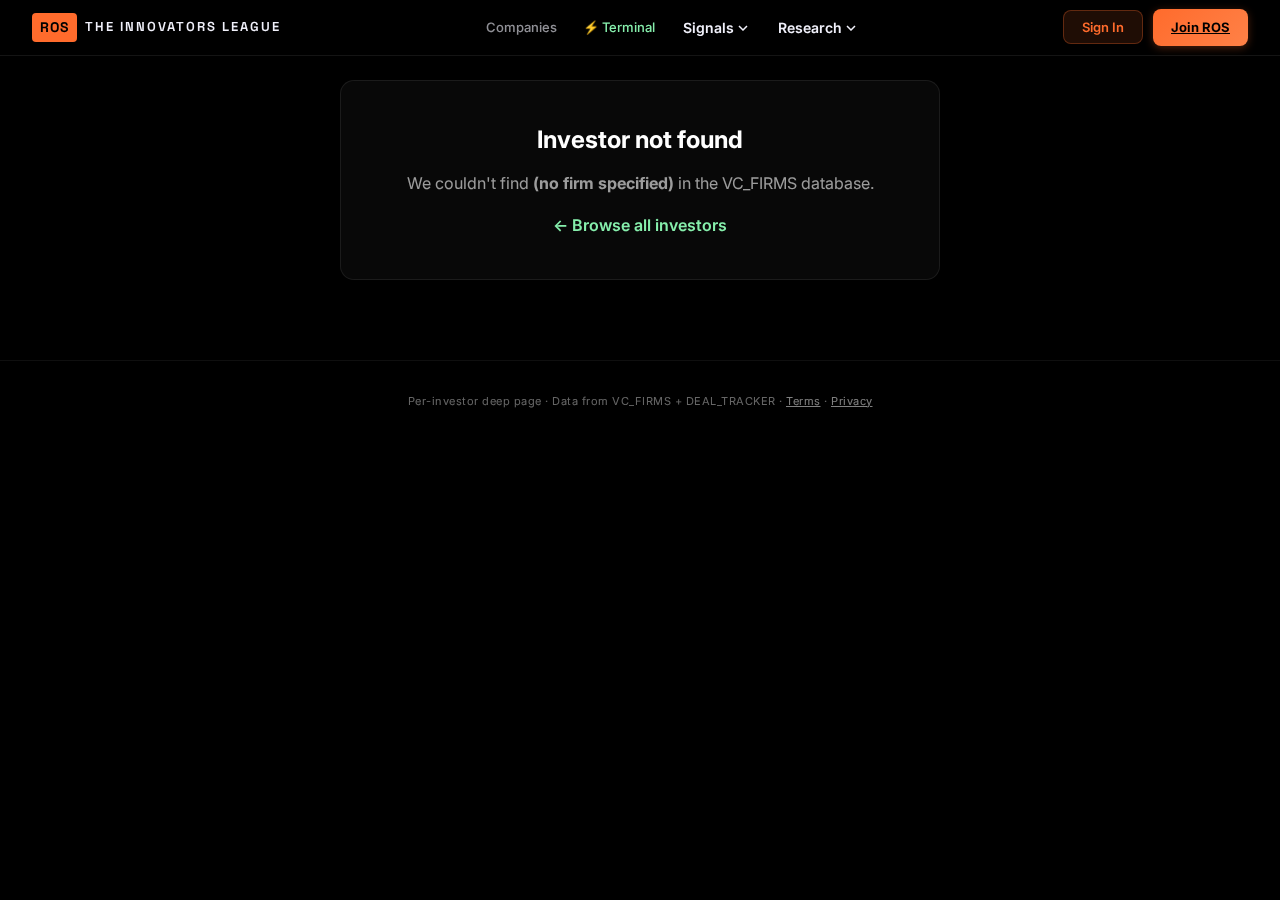
<file: investor-firm.html>
<!DOCTYPE html>
<html lang="en">
<head>
    <meta charset="UTF-8">
    <meta name="viewport" content="width=device-width, initial-scale=1.0">
    <title>Investor Profile | ROS Startup Database</title>
    <meta name="description" content="Deep page for any frontier-tech VC — full portfolio, sector mix, recent activity, and co-investor patterns.">
    <link rel="icon" type="image/svg+xml" href="favicon.svg">
    <meta property="og:title" content="Investor Profile | The Innovators League">
    <meta property="og:type" content="website">
    <link rel="preconnect" href="https://fonts.googleapis.com">
    <link rel="preconnect" href="https://fonts.gstatic.com" crossorigin>
    <link href="https://fonts.googleapis.com/css2?family=Inter:wght@300;400;500;600;700;800;900&family=Space+Grotesk:wght@400;500;600;700&display=swap" rel="stylesheet">
    <link rel="stylesheet" href="styles.css?v=20260427">
    <style>
      .if-hero {
        background: linear-gradient(135deg, #0a0f1a 0%, #1a0d2c 40%, #2a1049 100%);
        padding: 70px 24px 50px;
      }
      .if-hero-inner { max-width: 1200px; margin: 0 auto; }
      .if-back {
        display: inline-flex; align-items: center; gap: 6px;
        font-size: 12px; color: rgba(255,255,255,0.55);
        text-decoration: none; margin-bottom: 18px; letter-spacing: 0.5px;
      }
      .if-back:hover { color: #86efac; }
      .if-name {
        font-family: 'Space Grotesk', sans-serif;
        font-size: clamp(28px, 4vw, 44px); font-weight: 700;
        color: #fff; margin: 0 0 8px;
      }
      .if-meta {
        display: flex; flex-wrap: wrap; gap: 16px;
        margin-top: 14px; font-size: 13px; color: rgba(255,255,255,0.7);
      }
      .if-meta-item { display: flex; align-items: center; gap: 6px; }
      .if-meta-label {
        font-size: 10px; text-transform: uppercase; letter-spacing: 1px;
        color: rgba(255,255,255,0.45); margin-right: 4px;
      }
      .if-meta-value {
        font-family: 'Space Grotesk', monospace; color: #86efac; font-weight: 600;
      }
      .if-website {
        display: inline-block; margin-top: 16px;
        padding: 8px 16px; background: rgba(134,239,172,0.1);
        border: 1px solid rgba(134,239,172,0.35); border-radius: 8px;
        color: #86efac; font-size: 13px; font-weight: 600;
        text-decoration: none;
      }
      .if-website:hover { background: rgba(134,239,172,0.18); }

      .if-container { max-width: 1200px; margin: 0 auto; padding: 40px 24px 80px; }
      .if-section {
        margin-bottom: 36px;
        padding: 26px 28px;
        background: rgba(255,255,255,0.02);
        border: 1px solid rgba(255,255,255,0.06);
        border-radius: 14px;
      }
      .if-section h2 {
        font-family: 'Space Grotesk', sans-serif;
        font-size: 14px; font-weight: 700;
        color: #86efac; margin: 0 0 16px;
        text-transform: uppercase; letter-spacing: 1.2px;
        padding-bottom: 10px; border-bottom: 1px solid rgba(134,239,172,0.15);
      }
      .if-thesis-text {
        font-size: 15px; line-height: 1.65;
        color: rgba(255,255,255,0.85); margin: 0;
      }
      .if-insight-text {
        font-size: 14px; line-height: 1.6;
        color: rgba(255,255,255,0.7); font-style: italic;
        padding-left: 14px; border-left: 3px solid rgba(134,239,172,0.3);
        margin: 0;
      }
      .if-partners {
        display: flex; flex-wrap: wrap; gap: 8px;
      }
      .if-partner {
        padding: 6px 12px;
        background: rgba(255,255,255,0.04);
        border: 1px solid rgba(255,255,255,0.1);
        border-radius: 16px;
        font-size: 12px; color: #fff;
      }
      .if-sectors {
        display: flex; flex-direction: column; gap: 8px;
      }
      .if-sector-bar {
        display: flex; align-items: center; gap: 10px;
      }
      .if-sector-lbl {
        width: 180px; font-size: 12px; color: rgba(255,255,255,0.75);
      }
      .if-sector-track {
        flex: 1; height: 8px; background: rgba(255,255,255,0.04); border-radius: 4px;
      }
      .if-sector-fill {
        height: 100%; background: linear-gradient(90deg, #86efac, #22c55e);
        border-radius: 4px;
      }
      .if-sector-cnt {
        min-width: 32px; text-align: right;
        font-family: 'Space Grotesk', monospace; font-weight: 600;
        font-size: 12px; color: #86efac;
      }

      .if-portfolio-grid {
        display: grid;
        grid-template-columns: repeat(auto-fill, minmax(220px, 1fr));
        gap: 12px;
      }
      .if-portfolio-card {
        padding: 12px 14px;
        background: rgba(255,255,255,0.03);
        border: 1px solid rgba(255,255,255,0.08);
        border-radius: 10px;
        text-decoration: none;
        transition: all 0.15s;
      }
      .if-portfolio-card:hover {
        border-color: rgba(134,239,172,0.4);
        background: rgba(134,239,172,0.05);
        transform: translateY(-1px);
      }
      .if-pc-name { color: #fff; font-weight: 600; font-size: 13px; }
      .if-pc-meta {
        font-size: 11px; color: rgba(255,255,255,0.5);
        margin-top: 4px;
        display: flex; gap: 8px; align-items: center;
      }
      .if-pc-sector { color: rgba(134,239,172,0.7); }

      .if-coinvest-list {
        display: flex; flex-direction: column; gap: 8px;
      }
      .if-coinvest-row {
        display: flex; justify-content: space-between; align-items: center;
        padding: 10px 14px;
        background: rgba(255,255,255,0.02);
        border: 1px solid rgba(255,255,255,0.06);
        border-radius: 8px;
      }
      .if-coinvest-name { font-weight: 600; color: #fff; font-size: 13px; }
      .if-coinvest-name a { color: inherit; text-decoration: none; }
      .if-coinvest-name a:hover { color: #86efac; }
      .if-coinvest-cos {
        font-family: 'Space Grotesk', monospace;
        font-size: 12px; color: #86efac;
      }
      .if-coinvest-cos-detail {
        font-size: 11px; color: rgba(255,255,255,0.45); margin-top: 2px;
      }

      .if-deals-list { display: flex; flex-direction: column; gap: 8px; }
      .if-deal {
        padding: 10px 14px;
        background: rgba(255,255,255,0.02);
        border-left: 3px solid rgba(134,239,172,0.3);
        border-radius: 0 8px 8px 0;
        display: flex; justify-content: space-between; align-items: center;
        gap: 12px;
      }
      .if-deal-co { font-weight: 600; color: #fff; font-size: 13px; }
      .if-deal-co a { color: inherit; text-decoration: none; }
      .if-deal-co a:hover { color: #86efac; }
      .if-deal-meta { font-size: 11px; color: rgba(255,255,255,0.5); margin-top: 2px; }
      .if-deal-amt {
        font-family: 'Space Grotesk', monospace;
        font-weight: 700; color: #86efac; font-size: 13px;
      }

      .if-not-found {
        max-width: 600px; margin: 80px auto;
        padding: 40px; text-align: center;
        background: rgba(255,255,255,0.03);
        border: 1px solid rgba(255,255,255,0.08);
        border-radius: 14px;
      }
      .if-not-found h2 { color: #fff; margin: 0 0 12px; }
      .if-not-found p { color: rgba(255,255,255,0.6); margin: 0 0 16px; }
      .if-not-found a {
        color: #86efac; text-decoration: none; font-weight: 600;
      }
    </style>
    <script src="analytics.js?v=20260427"></script>
</head>
<body>
    <nav class="nav">
        <div class="nav-brand">
            <a href="index.html" style="display:flex;align-items:center;gap:8px;text-decoration:none;">
                <div class="nav-logo">ROS</div>
                <span class="nav-title">THE INNOVATORS LEAGUE</span>
            </a>
        </div>
        <div class="nav-links">
            <a href="index.html" class="nav-link">Companies</a>
            <a href="terminal.html" class="nav-link" style="color:#86efac;">⚡ Terminal</a>
            <div class="nav-dropdown">
                <button class="nav-link nav-link-main">Signals <svg width="10" height="6" viewBox="0 0 10 6" fill="none" stroke="currentColor" stroke-width="1.5"><path d="M1 1l4 4 4-4"/></svg></button>
                <div class="nav-dropdown-content">
                    <a href="brief.html" class="nav-dropdown-link">📰 Frontier Daily</a>
                    <a href="signals.html" class="nav-dropdown-link">🔴 Proprietary Signals</a>
                    <a href="investor-hub.html" class="nav-dropdown-link">💰 Investor Hub</a>
                    <a href="power-grid.html" class="nav-dropdown-link">⚡ Power Grid</a>
                    <a href="govradar.html" class="nav-dropdown-link">🎖️ Government Radar</a>
                    <a href="regulatory.html" class="nav-dropdown-link">📋 Regulatory</a>
                    <a href="earnings-signals.html" class="nav-dropdown-link">📈 Earnings Signals</a>
                    <a href="launches.html" class="nav-dropdown-link">🛰️ Space Launches</a>
                    <a href="alerts.html" class="nav-dropdown-link">🔔 Alerts</a>
                </div>
            </div>
            <div class="nav-dropdown">
                <button class="nav-link nav-link-main">Research <svg width="10" height="6" viewBox="0 0 10 6" fill="none" stroke="currentColor" stroke-width="1.5"><path d="M1 1l4 4 4-4"/></svg></button>
                <div class="nav-dropdown-content">
                    <a href="visualizations.html" class="nav-dropdown-link">📊 Insights &amp; Data Viz</a>
                    <a href="sectors.html" class="nav-dropdown-link">🏭 Sectors</a>
                    <a href="investors.html" class="nav-dropdown-link">💰 Investors</a>
                    <a href="valuations.html" class="nav-dropdown-link">📉 Valuations</a>
                    <a href="jobs.html" class="nav-dropdown-link">💼 Talent</a>
                    <a href="patents.html" class="nav-dropdown-link">📜 Patents</a>
                    <a href="customers.html" class="nav-dropdown-link">👥 Customers</a>
                    <a href="captable.html" class="nav-dropdown-link">📋 Cap Tables</a>
                    <a href="compare.html" class="nav-dropdown-link">⚖️ Compare</a>
                    <a href="transformation.html" class="nav-dropdown-link">🌱 Transformation</a>
                    <a href="calendar.html" class="nav-dropdown-link">📅 Events</a>
                    <a href="research.html" class="nav-dropdown-link">🔬 Deep Research</a>
                </div>
            </div>
        </div>
        <div class="nav-auth" id="nav-auth">
            <button class="nav-sign-in-btn" onclick="TILAuth.showAuthModal()">Sign In</button>
            <a href="https://www.rationaloptimistsociety.com" target="_blank" rel="noopener" class="nav-cta">Join ROS</a>
        </div>
        <div class="nav-user" id="nav-user" style="display:none;">
            <span class="nav-user-email" id="nav-user-email"></span>
            <button class="nav-signout-btn" onclick="TILAuth.signOut()">Sign Out</button>
        </div>
        <button class="mobile-menu-btn" aria-label="Menu"><span></span><span></span><span></span></button>
    </nav>

    <!-- Page renders into here -->
    <div id="if-root">
      <div class="if-not-found">
        <h2>Loading…</h2>
        <p>Fetching investor data.</p>
      </div>
    </div>

    <footer style="padding:32px 24px; text-align:center; border-top:1px solid rgba(255,255,255,0.06);">
      <p style="font-size:11px; color:rgba(255,255,255,0.4); letter-spacing:0.5px;">
        Per-investor deep page · Data from VC_FIRMS + DEAL_TRACKER ·
        <a href="terms.html" style="color:rgba(255,255,255,0.5);">Terms</a> ·
        <a href="privacy.html" style="color:rgba(255,255,255,0.5);">Privacy</a>
      </p>
    </footer>

    <script src="utils.js?v=20260427"></script>
    <script src="auth.js?v=20260427"></script>
    <script src="data.js?v=20260427"></script>
    <script src="investor-firm.js?v=20260427"></script>
</body>
</html>
</file>
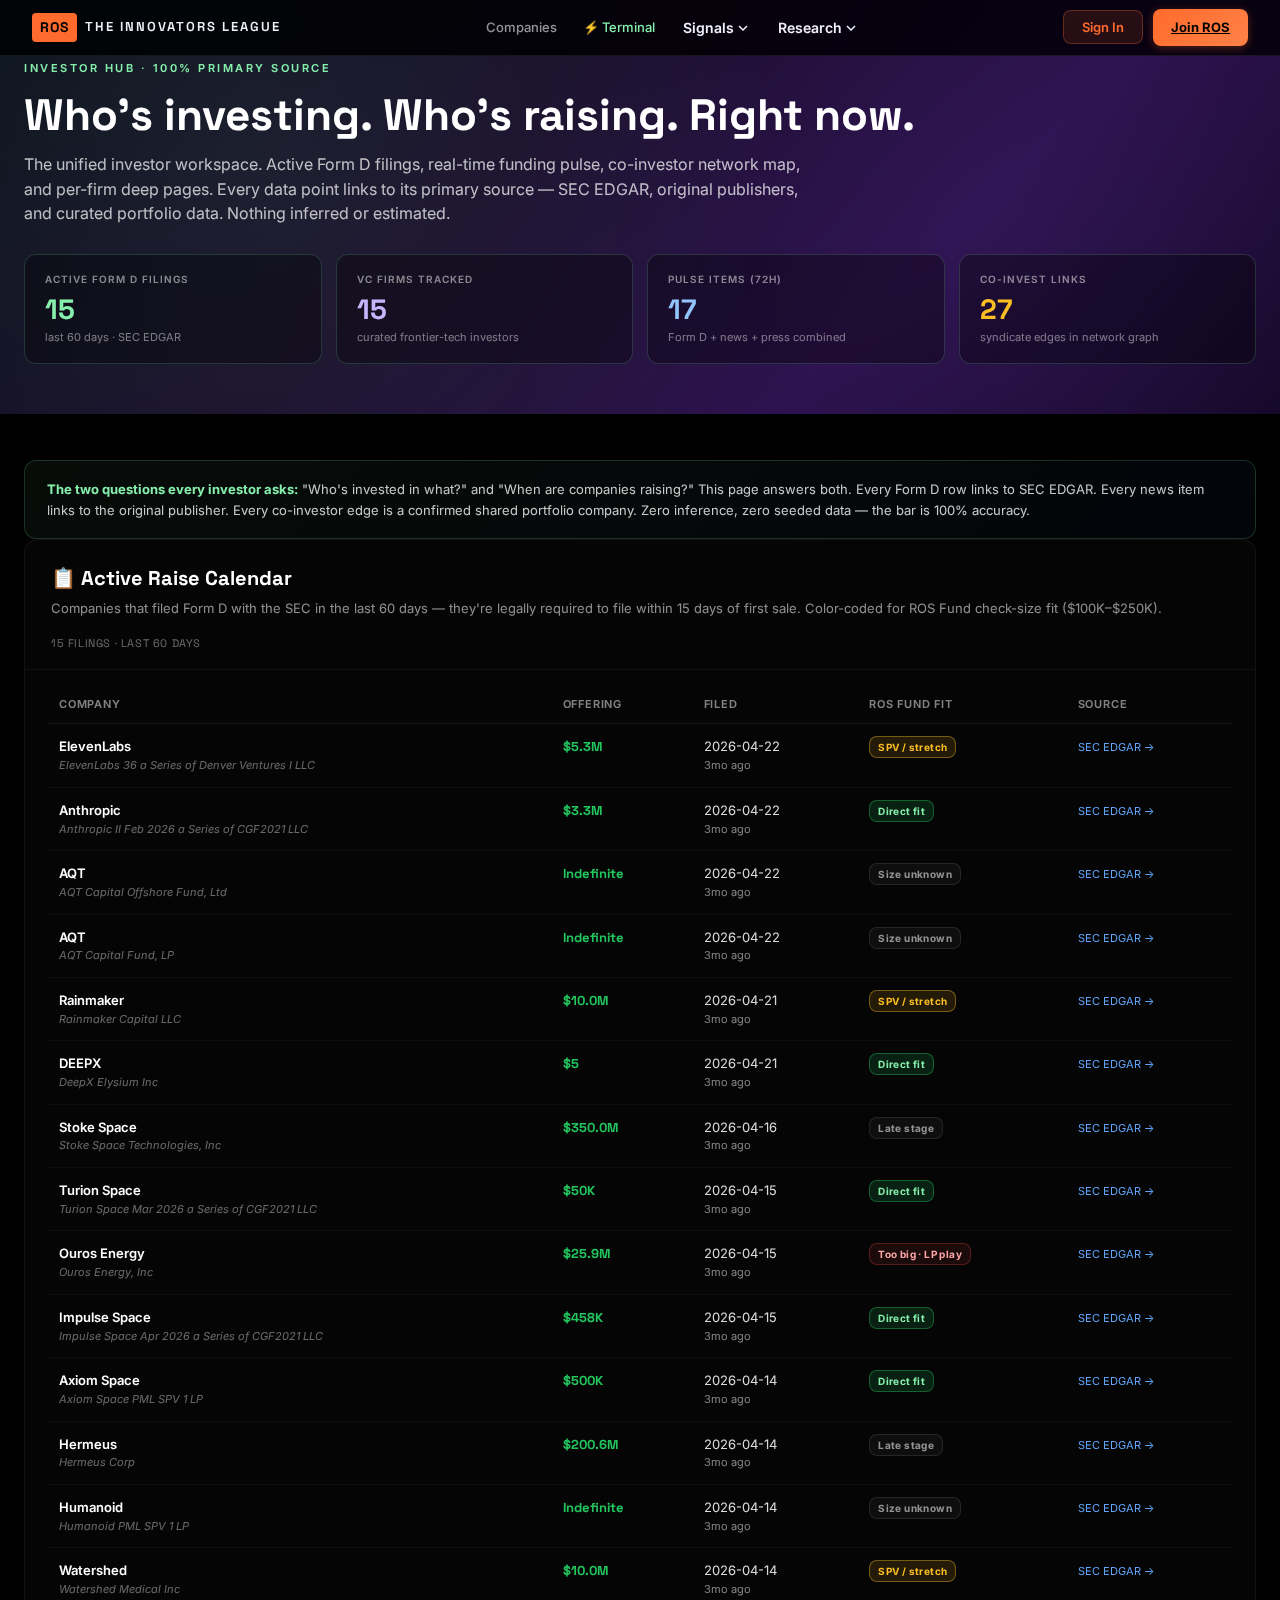
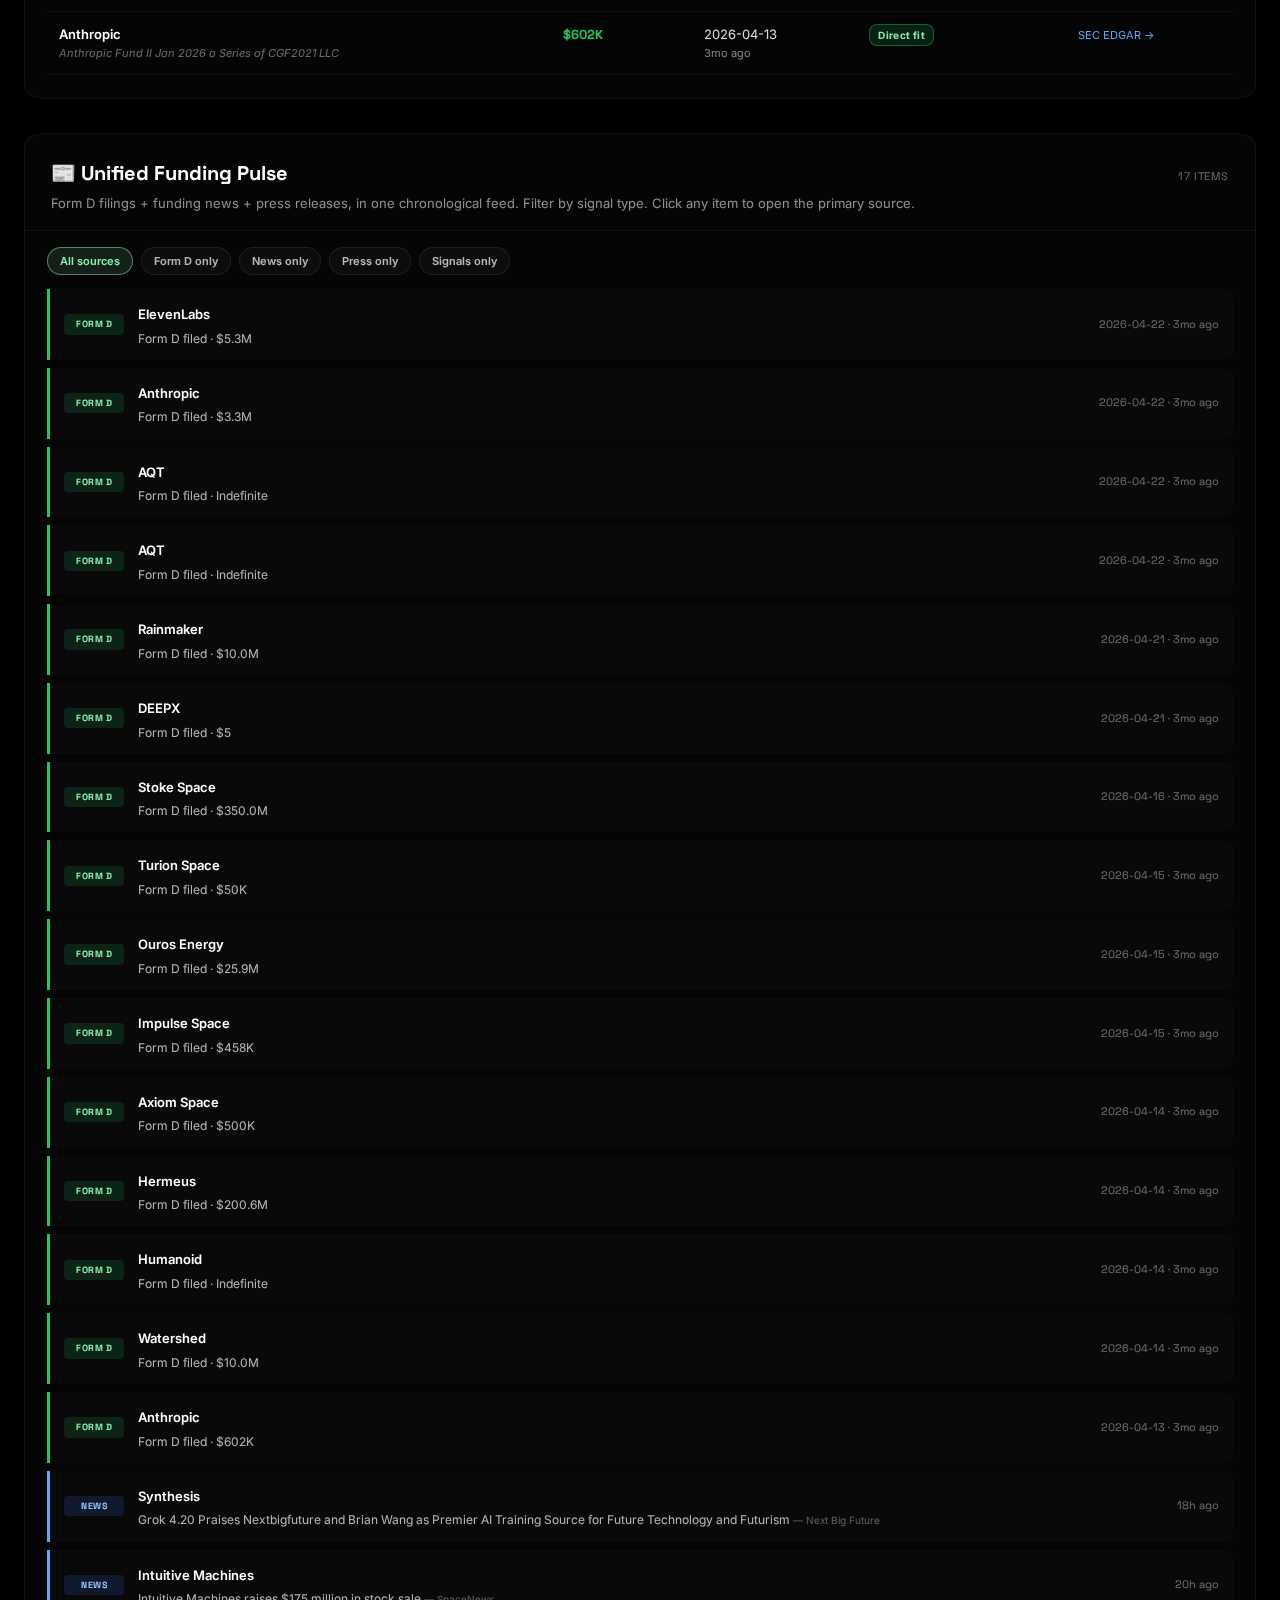
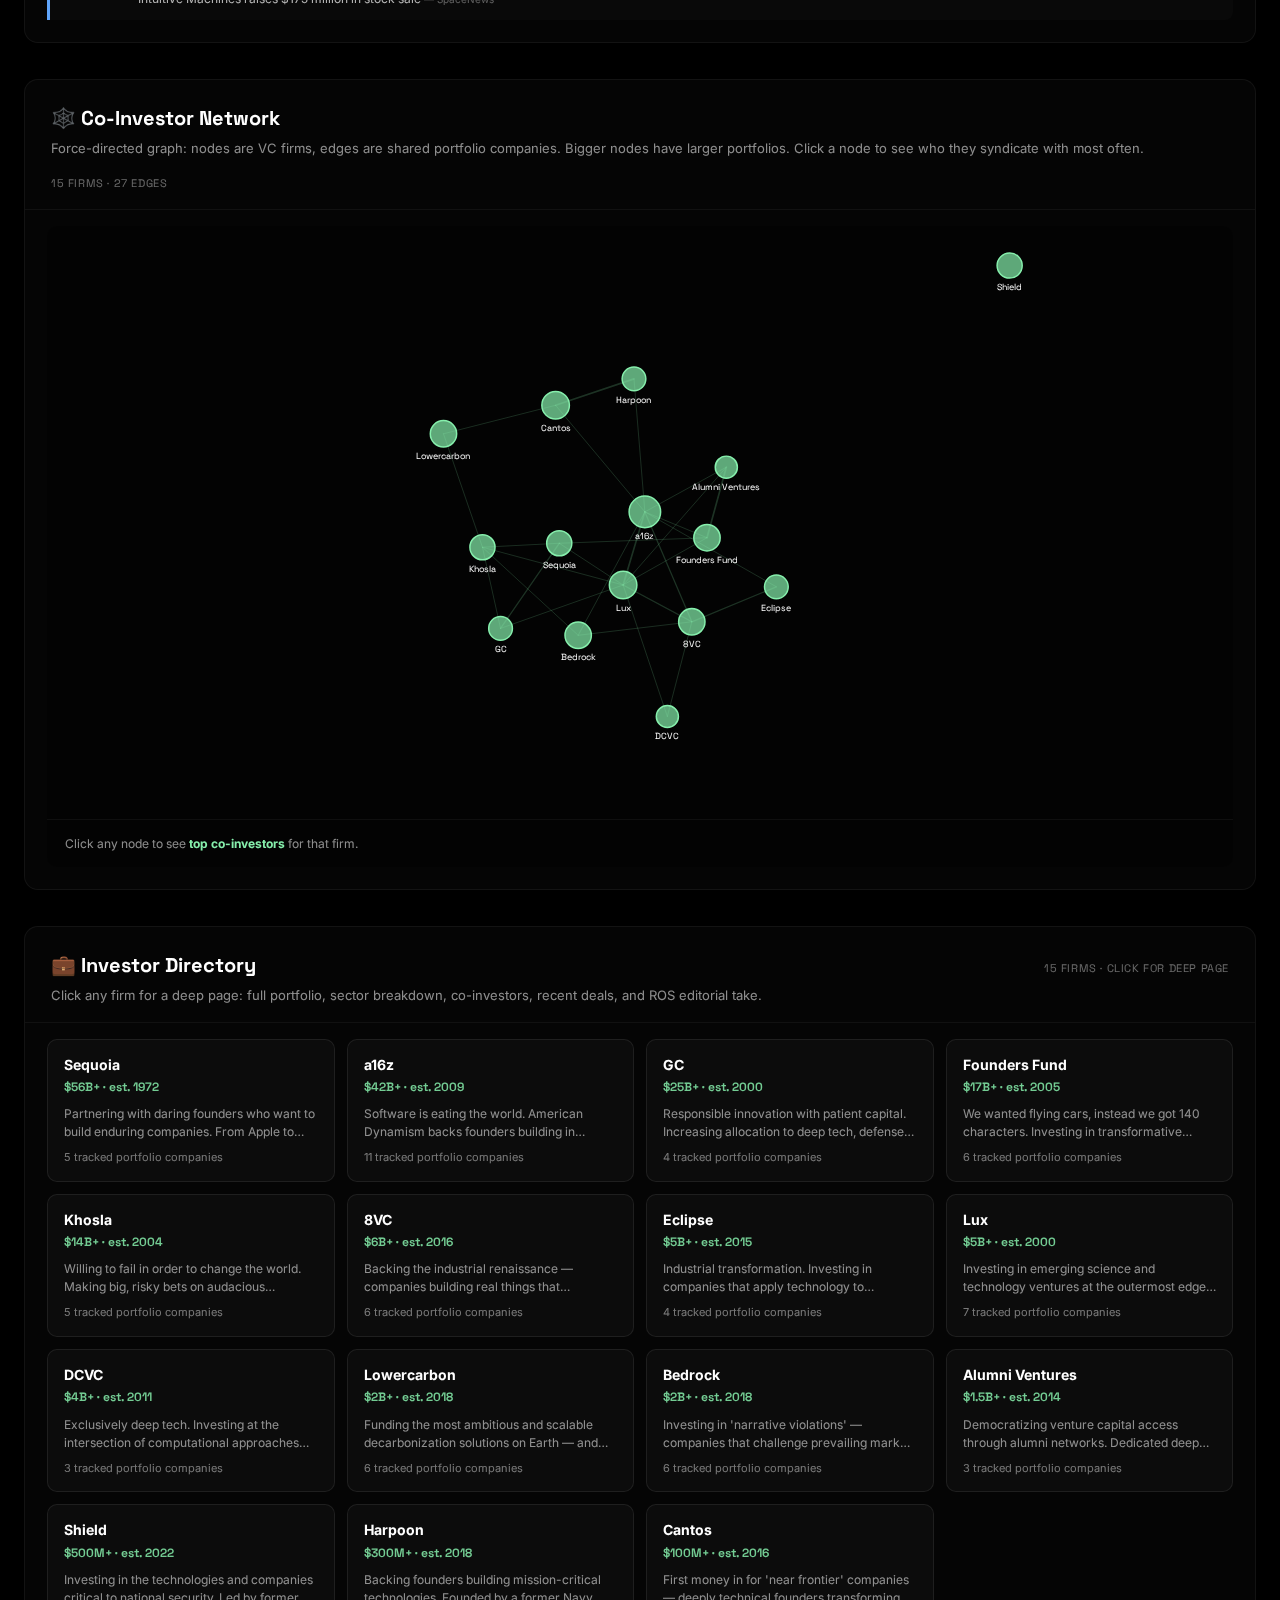
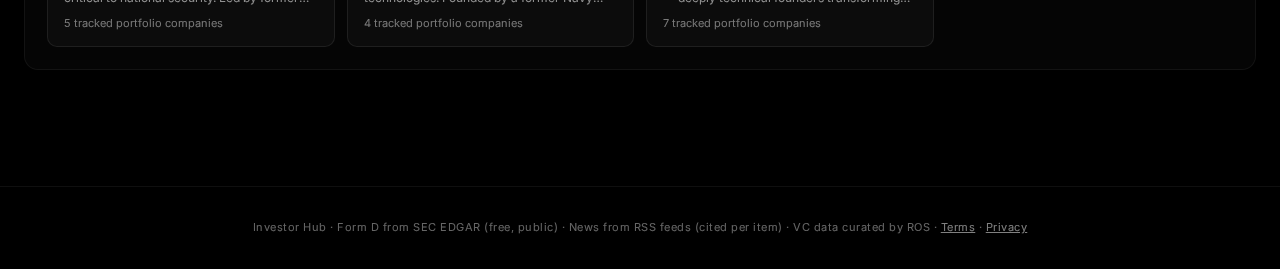
<file: investor-hub.html>
<!DOCTYPE html>
<html lang="en">
<head>
    <meta charset="UTF-8">
    <meta name="viewport" content="width=device-width, initial-scale=1.0">
    <title>Investor Hub | ROS Startup Database</title>
    <meta name="description" content="The unified investor workspace — active raises, funding pulse, co-investor network, and per-firm portfolio deep pages. Every data point linked to its primary source.">
    <link rel="icon" type="image/svg+xml" href="favicon.svg">
    <meta property="og:title" content="Investor Hub | The Innovators League">
    <meta property="og:description" content="The Bloomberg Terminal for frontier-tech investors. Active raises + co-investor map + portfolio intelligence.">
    <meta property="og:type" content="website">
    <link rel="preconnect" href="https://fonts.googleapis.com">
    <link rel="preconnect" href="https://fonts.gstatic.com" crossorigin>
    <link href="https://fonts.googleapis.com/css2?family=Inter:wght@300;400;500;600;700;800;900&family=Space+Grotesk:wght@400;500;600;700&display=swap" rel="stylesheet">
    <link rel="stylesheet" href="styles.css?v=20260427">
    <style>
      .ih-hero {
        background: linear-gradient(135deg, #0a0f1a 0%, #1a0d2c 40%, #2a1049 70%, #120623 100%);
        padding: 60px 24px 50px;
        position: relative;
        overflow: hidden;
      }
      .ih-hero::before {
        content: ""; position: absolute; inset: 0;
        background:
          radial-gradient(circle at 20% 40%, rgba(134,239,172,0.08) 0%, transparent 50%),
          radial-gradient(circle at 80% 60%, rgba(139,92,246,0.08) 0%, transparent 50%);
        pointer-events: none;
      }
      .ih-hero-inner { max-width: 1280px; margin: 0 auto; position: relative; z-index: 1; }
      .ih-eyebrow {
        font-size: 11px; letter-spacing: 2.5px; color: #86efac;
        text-transform: uppercase; font-weight: 600; margin: 0 0 14px;
      }
      .ih-title {
        font-family: 'Space Grotesk', sans-serif;
        font-size: clamp(28px, 4vw, 44px); font-weight: 700;
        line-height: 1.05; margin: 0 0 14px; color: #fff;
      }
      .ih-lede {
        font-size: 16px; color: rgba(255,255,255,0.72);
        max-width: 780px; line-height: 1.55; margin: 0;
      }

      .ih-stats {
        display: grid; grid-template-columns: repeat(auto-fit, minmax(220px, 1fr));
        gap: 14px; margin-top: 28px;
      }
      .ih-stat {
        background: rgba(0,0,0,0.35);
        border: 1px solid rgba(134,239,172,0.18);
        border-radius: 12px; padding: 16px 20px;
        backdrop-filter: blur(8px);
      }
      .ih-stat-lbl {
        font-size: 10px; color: rgba(255,255,255,0.5);
        text-transform: uppercase; letter-spacing: 1px;
        margin-bottom: 8px; font-weight: 600;
      }
      .ih-stat-val {
        font-family: 'Space Grotesk', monospace;
        font-size: 28px; font-weight: 700; color: #86efac;
        line-height: 1;
      }
      .ih-stat-sub {
        font-size: 11px; color: rgba(255,255,255,0.45); margin-top: 6px;
      }

      .ih-container { max-width: 1280px; margin: 0 auto; padding: 32px 24px 80px; }

      .ih-section {
        margin-bottom: 36px;
        background: rgba(255,255,255,0.02);
        border: 1px solid rgba(255,255,255,0.06);
        border-radius: 14px;
        overflow: hidden;
      }
      .ih-section-head {
        padding: 22px 26px 16px;
        display: flex; justify-content: space-between; align-items: baseline;
        gap: 16px; flex-wrap: wrap;
        border-bottom: 1px solid rgba(255,255,255,0.05);
      }
      .ih-section h2 {
        font-family: 'Space Grotesk', sans-serif;
        font-size: 20px; font-weight: 700; color: #fff; margin: 0;
      }
      .ih-section-sub {
        font-size: 13px; color: rgba(255,255,255,0.55); margin: 4px 0 0;
      }
      .ih-section-meta {
        font-size: 11px; color: rgba(255,255,255,0.4);
        text-transform: uppercase; letter-spacing: 0.6px;
        font-family: 'Space Grotesk', monospace;
      }
      .ih-section-body { padding: 16px 22px 22px; }

      /* Active Raise Calendar */
      .ih-raise-table {
        width: 100%; border-collapse: collapse; font-size: 13px;
      }
      .ih-raise-table th {
        text-align: left; padding: 10px 12px;
        font-size: 11px; text-transform: uppercase; letter-spacing: 0.8px;
        color: rgba(255,255,255,0.5); font-weight: 600;
        border-bottom: 1px solid rgba(255,255,255,0.08);
      }
      .ih-raise-table td {
        padding: 12px; border-bottom: 1px solid rgba(255,255,255,0.04);
        color: rgba(255,255,255,0.85); vertical-align: top;
      }
      .ih-raise-table tr:hover { background: rgba(134,239,172,0.03); }
      .ih-raise-co a {
        color: #fff; font-weight: 600; text-decoration: none;
      }
      .ih-raise-co a:hover { color: #86efac; }
      .ih-raise-amt {
        font-family: 'Space Grotesk', monospace;
        font-weight: 700; color: #22c55e; font-size: 13px;
      }
      .ih-raise-fit {
        display: inline-block; padding: 2px 8px;
        border-radius: 8px; font-size: 10px; font-weight: 700;
        letter-spacing: 0.4px;
      }
      .ih-raise-fit.green {
        background: rgba(34,197,94,0.15);
        border: 1px solid rgba(34,197,94,0.4);
        color: #86efac;
      }
      .ih-raise-fit.amber {
        background: rgba(251,191,36,0.12);
        border: 1px solid rgba(251,191,36,0.4);
        color: #fbbf24;
      }
      .ih-raise-fit.red {
        background: rgba(239,68,68,0.1);
        border: 1px solid rgba(239,68,68,0.3);
        color: #fca5a5;
      }
      .ih-raise-fit.gray {
        background: rgba(255,255,255,0.04);
        border: 1px solid rgba(255,255,255,0.1);
        color: rgba(255,255,255,0.55);
      }
      .ih-source-link {
        font-size: 11px; color: #60a5fa; text-decoration: none;
      }
      .ih-source-link:hover { text-decoration: underline; }

      /* Funding Pulse */
      .ih-pulse-list { display: flex; flex-direction: column; gap: 8px; }
      .ih-pulse-item {
        display: grid;
        grid-template-columns: 60px 1fr auto;
        gap: 14px; align-items: center;
        padding: 12px 14px;
        background: rgba(255,255,255,0.02);
        border-left: 3px solid rgba(255,255,255,0.1);
        border-radius: 0 8px 8px 0;
        transition: all 0.15s;
      }
      .ih-pulse-item:hover {
        background: rgba(255,255,255,0.04);
        border-left-color: #86efac;
      }
      .ih-pulse-item.formd { border-left-color: #22c55e; }
      .ih-pulse-item.news { border-left-color: #60a5fa; }
      .ih-pulse-item.press { border-left-color: #a78bfa; }
      .ih-pulse-item.signal { border-left-color: #fbbf24; }
      .ih-pulse-tag {
        font-size: 9px; font-weight: 700; letter-spacing: 0.5px;
        text-transform: uppercase; padding: 3px 6px;
        border-radius: 4px; text-align: center;
        font-family: 'Space Grotesk', monospace;
      }
      .ih-pulse-tag.formd { background: rgba(34,197,94,0.15); color: #86efac; }
      .ih-pulse-tag.news { background: rgba(59,130,246,0.15); color: #93c5fd; }
      .ih-pulse-tag.press { background: rgba(139,92,246,0.15); color: #c4b5fd; }
      .ih-pulse-tag.signal { background: rgba(251,191,36,0.15); color: #fbbf24; }
      .ih-pulse-co a {
        color: #fff; font-weight: 600; font-size: 13px; text-decoration: none;
      }
      .ih-pulse-co a:hover { color: #86efac; }
      .ih-pulse-headline {
        font-size: 12px; color: rgba(255,255,255,0.7); margin-top: 2px;
      }
      .ih-pulse-headline a { color: inherit; text-decoration: none; }
      .ih-pulse-headline a:hover { color: #93c5fd; }
      .ih-pulse-time {
        font-size: 11px; color: rgba(255,255,255,0.4);
        font-family: 'Space Grotesk', monospace;
        text-align: right;
      }

      .ih-filter-bar {
        display: flex; flex-wrap: wrap; gap: 8px;
        margin-bottom: 14px; align-items: center;
      }
      .ih-filter-chip {
        padding: 6px 12px;
        background: rgba(255,255,255,0.03);
        border: 1px solid rgba(255,255,255,0.08);
        border-radius: 14px;
        font-size: 11px; font-weight: 600;
        color: rgba(255,255,255,0.7);
        cursor: pointer; transition: all 0.15s;
        font-family: inherit;
      }
      .ih-filter-chip:hover { border-color: rgba(134,239,172,0.4); color: #fff; }
      .ih-filter-chip.active {
        background: rgba(134,239,172,0.12);
        border-color: rgba(134,239,172,0.5);
        color: #86efac;
      }

      /* Co-Investor Graph */
      .ih-graph-wrap {
        position: relative;
        background: rgba(0,0,0,0.25);
        border-radius: 10px;
        overflow: hidden;
      }
      .ih-graph-svg {
        width: 100%; display: block;
        cursor: grab;
      }
      .ih-graph-svg:active { cursor: grabbing; }
      .ih-graph-info {
        padding: 14px 18px;
        font-size: 12px; color: rgba(255,255,255,0.55);
        border-top: 1px solid rgba(255,255,255,0.05);
      }
      .ih-graph-info strong { color: #86efac; }

      /* Investor Directory */
      .ih-firm-grid {
        display: grid;
        grid-template-columns: repeat(auto-fill, minmax(280px, 1fr));
        gap: 12px;
      }
      .ih-firm-card {
        padding: 14px 16px;
        background: rgba(255,255,255,0.03);
        border: 1px solid rgba(255,255,255,0.08);
        border-radius: 10px;
        text-decoration: none;
        transition: all 0.15s;
        display: block;
      }
      .ih-firm-card:hover {
        border-color: rgba(134,239,172,0.4);
        background: rgba(134,239,172,0.04);
        transform: translateY(-1px);
      }
      .ih-firm-name {
        color: #fff; font-weight: 700; font-size: 14px;
      }
      .ih-firm-aum {
        color: rgba(134,239,172,0.85); font-family: 'Space Grotesk', monospace;
        font-size: 12px; font-weight: 600; margin-top: 2px;
      }
      .ih-firm-thesis {
        font-size: 12px; color: rgba(255,255,255,0.55);
        margin-top: 8px; line-height: 1.5;
        display: -webkit-box; -webkit-line-clamp: 2; -webkit-box-orient: vertical;
        overflow: hidden;
      }
      .ih-firm-portfolio-cnt {
        font-size: 11px; color: rgba(255,255,255,0.45);
        margin-top: 8px;
      }

      .ih-empty {
        padding: 36px 20px; text-align: center;
        color: rgba(255,255,255,0.4); font-size: 13px;
      }

      /* Why-this-matters callout */
      .ih-callout {
        margin-top: 14px;
        padding: 18px 22px;
        background: linear-gradient(135deg, rgba(134,239,172,0.05) 0%, rgba(59,130,246,0.04) 100%);
        border: 1px solid rgba(134,239,172,0.18);
        border-radius: 12px;
      }
      .ih-callout strong { color: #86efac; }
      .ih-callout p {
        font-size: 13px; color: rgba(255,255,255,0.78);
        line-height: 1.6; margin: 0;
      }

      /* SVG node + edge styles for co-investor graph */
      .ih-node circle { fill: rgba(134,239,172,0.7); stroke: #86efac; stroke-width: 1.5; cursor: pointer; }
      .ih-node:hover circle { fill: #86efac; }
      .ih-node text { fill: #fff; font-size: 9px; font-family: 'Space Grotesk', monospace; pointer-events: none; }
      .ih-edge { stroke: rgba(134,239,172,0.2); stroke-linecap: round; pointer-events: none; }
      .ih-edge.highlighted { stroke: rgba(134,239,172,0.6); }
      .ih-node.dimmed circle { fill: rgba(255,255,255,0.15); stroke: rgba(255,255,255,0.2); }
      .ih-node.dimmed text { opacity: 0.3; }
    </style>
    <script src="analytics.js?v=20260427"></script>
</head>
<body>
    <nav class="nav">
        <div class="nav-brand">
            <a href="index.html" style="display:flex;align-items:center;gap:8px;text-decoration:none;">
                <div class="nav-logo">ROS</div>
                <span class="nav-title">THE INNOVATORS LEAGUE</span>
            </a>
        </div>
        <div class="nav-links">
            <a href="index.html" class="nav-link">Companies</a>
            <a href="terminal.html" class="nav-link" style="color:#86efac;">⚡ Terminal</a>
            <div class="nav-dropdown">
                <button class="nav-link nav-link-main">Signals <svg width="10" height="6" viewBox="0 0 10 6" fill="none" stroke="currentColor" stroke-width="1.5"><path d="M1 1l4 4 4-4"/></svg></button>
                <div class="nav-dropdown-content">
                    <a href="brief.html" class="nav-dropdown-link">📰 Frontier Daily</a>
                    <a href="signals.html" class="nav-dropdown-link">🔴 Proprietary Signals</a>
                    <a href="investor-hub.html" class="nav-dropdown-link" aria-current="page">💰 Investor Hub</a>
                    <a href="power-grid.html" class="nav-dropdown-link">⚡ Power Grid</a>
                    <a href="govradar.html" class="nav-dropdown-link">🎖️ Government Radar</a>
                    <a href="regulatory.html" class="nav-dropdown-link">📋 Regulatory</a>
                    <a href="earnings-signals.html" class="nav-dropdown-link">📈 Earnings Signals</a>
                    <a href="launches.html" class="nav-dropdown-link">🛰️ Space Launches</a>
                    <a href="alerts.html" class="nav-dropdown-link">🔔 Alerts</a>
                </div>
            </div>
            <div class="nav-dropdown">
                <button class="nav-link nav-link-main">Research <svg width="10" height="6" viewBox="0 0 10 6" fill="none" stroke="currentColor" stroke-width="1.5"><path d="M1 1l4 4 4-4"/></svg></button>
                <div class="nav-dropdown-content">
                    <a href="visualizations.html" class="nav-dropdown-link">📊 Insights &amp; Data Viz</a>
                    <a href="sectors.html" class="nav-dropdown-link">🏭 Sectors</a>
                    <a href="investors.html" class="nav-dropdown-link">💰 Investors</a>
                    <a href="valuations.html" class="nav-dropdown-link">📉 Valuations</a>
                    <a href="jobs.html" class="nav-dropdown-link">💼 Talent</a>
                    <a href="patents.html" class="nav-dropdown-link">📜 Patents</a>
                    <a href="customers.html" class="nav-dropdown-link">👥 Customers</a>
                    <a href="captable.html" class="nav-dropdown-link">📋 Cap Tables</a>
                    <a href="compare.html" class="nav-dropdown-link">⚖️ Compare</a>
                    <a href="transformation.html" class="nav-dropdown-link">🌱 Transformation</a>
                    <a href="calendar.html" class="nav-dropdown-link">📅 Events</a>
                    <a href="research.html" class="nav-dropdown-link">🔬 Deep Research</a>
                </div>
            </div>
        </div>
        <div class="nav-auth" id="nav-auth">
            <button class="nav-sign-in-btn" onclick="TILAuth.showAuthModal()">Sign In</button>
            <a href="https://www.rationaloptimistsociety.com" target="_blank" rel="noopener" class="nav-cta">Join ROS</a>
        </div>
        <div class="nav-user" id="nav-user" style="display:none;">
            <span class="nav-user-email" id="nav-user-email"></span>
            <button class="nav-signout-btn" onclick="TILAuth.signOut()">Sign Out</button>
        </div>
        <button class="mobile-menu-btn" aria-label="Menu"><span></span><span></span><span></span></button>
    </nav>

    <header class="ih-hero">
      <div class="ih-hero-inner">
        <p class="ih-eyebrow">INVESTOR HUB · 100% PRIMARY SOURCE</p>
        <h1 class="ih-title">Who's investing. Who's raising. Right now.</h1>
        <p class="ih-lede">The unified investor workspace. Active Form D filings, real-time funding pulse, co-investor network map, and per-firm deep pages. Every data point links to its primary source — SEC EDGAR, original publishers, and curated portfolio data. Nothing inferred or estimated.</p>
        <div class="ih-stats">
          <div class="ih-stat">
            <div class="ih-stat-lbl">Active Form D filings</div>
            <div class="ih-stat-val" id="ih-stat-raises">—</div>
            <div class="ih-stat-sub">last 60 days · SEC EDGAR</div>
          </div>
          <div class="ih-stat">
            <div class="ih-stat-lbl">VC firms tracked</div>
            <div class="ih-stat-val" id="ih-stat-firms" style="color:#c4b5fd;">—</div>
            <div class="ih-stat-sub">curated frontier-tech investors</div>
          </div>
          <div class="ih-stat">
            <div class="ih-stat-lbl">Pulse items (72h)</div>
            <div class="ih-stat-val" id="ih-stat-pulse" style="color:#93c5fd;">—</div>
            <div class="ih-stat-sub">Form D + news + press combined</div>
          </div>
          <div class="ih-stat">
            <div class="ih-stat-lbl">Co-invest links</div>
            <div class="ih-stat-val" id="ih-stat-edges" style="color:#fbbf24;">—</div>
            <div class="ih-stat-sub">syndicate edges in network graph</div>
          </div>
        </div>
      </div>
    </header>

    <main class="ih-container">

      <!-- Why this matters -->
      <div class="ih-callout">
        <p><strong>The two questions every investor asks:</strong> "Who's invested in what?" and "When are companies raising?" This page answers both. Every Form D row links to SEC EDGAR. Every news item links to the original publisher. Every co-investor edge is a confirmed shared portfolio company. Zero inference, zero seeded data — the bar is 100% accuracy.</p>
      </div>

      <!-- ═══ SECTION 1: Active Raise Calendar ═══ -->
      <section class="ih-section" id="active-raises">
        <div class="ih-section-head">
          <div>
            <h2>📋 Active Raise Calendar</h2>
            <p class="ih-section-sub">Companies that filed Form D with the SEC in the last 60 days — they're legally required to file within 15 days of first sale. Color-coded for ROS Fund check-size fit ($100K–$250K).</p>
          </div>
          <span class="ih-section-meta" id="ih-raise-meta">—</span>
        </div>
        <div class="ih-section-body">
          <div id="ih-raise-body"><p class="ih-empty">Loading active raises…</p></div>
        </div>
      </section>

      <!-- ═══ SECTION 2: Unified Funding Pulse ═══ -->
      <section class="ih-section" id="funding-pulse">
        <div class="ih-section-head">
          <div>
            <h2>📰 Unified Funding Pulse</h2>
            <p class="ih-section-sub">Form D filings + funding news + press releases, in one chronological feed. Filter by signal type. Click any item to open the primary source.</p>
          </div>
          <span class="ih-section-meta" id="ih-pulse-meta">—</span>
        </div>
        <div class="ih-section-body">
          <div class="ih-filter-bar" id="ih-pulse-filters">
            <button class="ih-filter-chip active" data-filter="all">All sources</button>
            <button class="ih-filter-chip" data-filter="formd">Form D only</button>
            <button class="ih-filter-chip" data-filter="news">News only</button>
            <button class="ih-filter-chip" data-filter="press">Press only</button>
            <button class="ih-filter-chip" data-filter="signal">Signals only</button>
          </div>
          <div id="ih-pulse-body"><p class="ih-empty">Loading funding pulse…</p></div>
        </div>
      </section>

      <!-- ═══ SECTION 3: Co-Investor Network Graph ═══ -->
      <section class="ih-section" id="co-investor-graph">
        <div class="ih-section-head">
          <div>
            <h2>🕸️ Co-Investor Network</h2>
            <p class="ih-section-sub">Force-directed graph: nodes are VC firms, edges are shared portfolio companies. Bigger nodes have larger portfolios. Click a node to see who they syndicate with most often.</p>
          </div>
          <span class="ih-section-meta" id="ih-graph-meta">—</span>
        </div>
        <div class="ih-section-body">
          <div class="ih-graph-wrap">
            <svg class="ih-graph-svg" id="ih-graph-svg" viewBox="0 0 1200 600" preserveAspectRatio="xMidYMid meet">
              <g id="ih-graph-edges"></g>
              <g id="ih-graph-nodes"></g>
            </svg>
            <div class="ih-graph-info" id="ih-graph-info">
              Click any node to see <strong>top co-investors</strong> for that firm.
            </div>
          </div>
        </div>
      </section>

      <!-- ═══ SECTION 4: Investor Directory ═══ -->
      <section class="ih-section" id="investor-directory">
        <div class="ih-section-head">
          <div>
            <h2>💼 Investor Directory</h2>
            <p class="ih-section-sub">Click any firm for a deep page: full portfolio, sector breakdown, co-investors, recent deals, and ROS editorial take.</p>
          </div>
          <span class="ih-section-meta" id="ih-firms-meta">—</span>
        </div>
        <div class="ih-section-body">
          <div id="ih-firms-body"><p class="ih-empty">Loading firms…</p></div>
        </div>
      </section>

    </main>

    <footer style="padding:32px 24px; text-align:center; border-top:1px solid rgba(255,255,255,0.06);">
      <p style="font-size:11px; color:rgba(255,255,255,0.4); letter-spacing:0.5px;">
        Investor Hub · Form D from SEC EDGAR (free, public) · News from RSS feeds (cited per item) · VC data curated by ROS ·
        <a href="terms.html" style="color:rgba(255,255,255,0.5);">Terms</a> ·
        <a href="privacy.html" style="color:rgba(255,255,255,0.5);">Privacy</a>
      </p>
    </footer>

    <script src="utils.js?v=20260427"></script>
    <script src="auth.js?v=20260427"></script>
    <script src="data.js?v=20260427"></script>
    <script src="data/form_d_filings_auto.js?v=20260427"></script>
    <script src="data/news_signals_auto.js?v=20260427"></script>
    <script src="data/press_releases_auto.js?v=20260427"></script>
    <script src="investor-hub.js?v=20260427"></script>
</body>
</html>
</file>
<file: styles.css>
/* ─── RESET & BASE ─── */
*, *::before, *::after {
  margin: 0;
  padding: 0;
  box-sizing: border-box;
}

:root {
  /* ── Core Backgrounds ── */
  --bg:             #000000;
  --bg-secondary:   #0a0a0a;
  --bg-tertiary:    #111111;
  --bg-card:        #0d0d0d;
  --bg-card-hover:  #141414;
  --bg-elevated:    #1a1a1a;

  /* ── Text Hierarchy ── */
  --text-primary:   #f0f0fa;
  --text-secondary: rgba(240, 240, 250, 0.60);
  --text-muted:     rgba(240, 240, 250, 0.40);

  /* ── Borders ── */
  --border:         rgba(255, 255, 255, 0.08);
  --border-hover:   rgba(255, 255, 255, 0.15);

  /* ── Accent: Electric Orange ── */
  --accent:         #FF6B2C;
  --accent-dim:     rgba(255, 107, 44, 0.12);
  --accent-text:    #000000;
  --accent-hover:   #FF8147;

  /* ── Functional Colors ── */
  --accent-bright:  #60a5fa;

  /* ── Derived Backgrounds ── */
  --bg-primary:     #000000;
  --card:           #0d0d0d;

  /* ── Radii ── */
  --radius:    12px;
  --radius-sm: 8px;
  --radius-md: 10px;
  --radius-lg: 16px;

  /* ── Shadows (glow-based for dark) ── */
  --shadow-md: 0 4px 12px rgba(0,0,0,0.6);
  --shadow-lg: 0 8px 24px rgba(0,0,0,0.7);
  --glow:      0 0 20px rgba(255, 107, 44, 0.06);

  /* ── Typography ── */
  --font-display:    'Space Grotesk', sans-serif;
  --font-mono:       'SF Mono', 'Fira Code', 'Consolas', monospace;

  /* ── Type Scale ── */
  --text-xs:   0.6875rem;  /* 11px */
  --text-sm:   0.8125rem;  /* 13px */
  --text-base: 0.875rem;   /* 14px */
  --text-md:   1rem;        /* 16px */
  --text-xl:   1.5rem;      /* 24px */

  /* ── Spacing Scale (4px base) ── */
  --space-2:  8px;
  --space-3:  12px;
  --space-4:  16px;
  --space-5:  20px;
  --space-6:  24px;
  --space-8:  32px;
  --space-10: 40px;

  /* ── Motion ── */
  --transition:      200ms cubic-bezier(0.4, 0, 0.2, 1);
  --transition-slow: 400ms cubic-bezier(0.4, 0, 0.2, 1);
  --ease-out-expo:   cubic-bezier(0.16, 1, 0.3, 1);
  --duration-fast:   150ms;
  --duration-normal: 300ms;
  --duration-enter:  700ms;
}

/* ─── LOADING SKELETONS ─── */
@keyframes shimmer {
  0% { background-position: -200% 0; }
  100% { background-position: 200% 0; }
}

.skeleton {
  background: linear-gradient(90deg,
    var(--bg-tertiary) 25%,
    var(--bg-elevated) 50%,
    var(--bg-tertiary) 75%
  );
  background-size: 200% 100%;
  animation: shimmer 1.5s infinite;
  border-radius: var(--radius-sm);
}

.skeleton-card {
  height: 280px;
  border-radius: var(--radius);
  margin-bottom: 16px;
}

.skeleton-row {
  height: 48px;
  margin-bottom: 8px;
}

.skeleton-text {
  height: 16px;
  width: 80%;
  margin-bottom: 8px;
}

.skeleton-text.short {
  width: 40%;
}

.skeleton-circle {
  width: 40px;
  height: 40px;
  border-radius: 50%;
}

/* Loading container for grids */
.loading-grid {
  display: grid;
  grid-template-columns: repeat(auto-fill, minmax(300px, 1fr));
  gap: 20px;
}

.loading-list {
  display: flex;
  flex-direction: column;
  gap: 8px;
}

/* Fade out when content loads */
.loading-container {
  transition: opacity 0.3s ease;
}

.loading-container.loaded {
  opacity: 0;
  pointer-events: none;
  position: absolute;
}

/* Spinner for buttons */
.spinner {
  display: inline-block;
  width: 16px;
  height: 16px;
  border: 2px solid var(--text-muted);
  border-top-color: var(--accent);
  border-radius: 50%;
  animation: spin 0.8s linear infinite;
}

@keyframes spin {
  to { transform: rotate(360deg); }
}

/* Data freshness indicator */
.freshness-dot {
  width: 8px;
  height: 8px;
  border-radius: 50%;
  display: inline-block;
  margin-right: 6px;
}

.freshness-dot.fresh {
  background: #22c55e;
  box-shadow: 0 0 8px rgba(34, 197, 94, 0.5);
}

.freshness-dot.stale {
  background: #f59e0b;
}

.freshness-dot.old {
  background: #ef4444;
}

/* ─── SCROLL REVEAL ANIMATIONS ─── */
.reveal-up {
  opacity: 0;
  transform: translateY(24px);
  transition: opacity var(--duration-enter) var(--ease-out-expo),
              transform var(--duration-enter) var(--ease-out-expo);
}

.reveal-up.revealed {
  opacity: 1;
  transform: translateY(0);
}

.reveal-scale {
  opacity: 0;
  transform: scale(0.95);
  transition: opacity var(--duration-enter) var(--ease-out-expo),
              transform var(--duration-enter) var(--ease-out-expo);
}

.reveal-scale.revealed {
  opacity: 1;
  transform: scale(1);
}

/* Stagger children animations */
.reveal-stagger > .reveal-up:nth-child(1)  { transition-delay: 0ms; }
.reveal-stagger > .reveal-up:nth-child(2)  { transition-delay: 60ms; }
.reveal-stagger > .reveal-up:nth-child(3)  { transition-delay: 120ms; }
.reveal-stagger > .reveal-up:nth-child(4)  { transition-delay: 180ms; }
.reveal-stagger > .reveal-up:nth-child(5)  { transition-delay: 240ms; }
.reveal-stagger > .reveal-up:nth-child(6)  { transition-delay: 300ms; }
.reveal-stagger > .reveal-up:nth-child(7)  { transition-delay: 360ms; }
.reveal-stagger > .reveal-up:nth-child(8)  { transition-delay: 420ms; }
.reveal-stagger > .reveal-up:nth-child(9)  { transition-delay: 480ms; }
.reveal-stagger > .reveal-up:nth-child(10) { transition-delay: 540ms; }
.reveal-stagger > .reveal-up:nth-child(11) { transition-delay: 600ms; }
.reveal-stagger > .reveal-up:nth-child(12) { transition-delay: 660ms; }

/* Reduce motion for accessibility */
@media (prefers-reduced-motion: reduce) {
  .reveal-up, .reveal-scale {
    opacity: 1;
    transform: none;
    transition: none;
  }
}

/* ─── GLASSMORPHISM CARDS ─── */
.card-glass {
  background: linear-gradient(135deg,
    rgba(255, 255, 255, 0.04) 0%,
    rgba(255, 255, 255, 0.01) 100%);
  backdrop-filter: blur(12px) saturate(120%);
  -webkit-backdrop-filter: blur(12px) saturate(120%);
  border: 1px solid rgba(255, 255, 255, 0.06);
  box-shadow:
    0 2px 16px rgba(0, 0, 0, 0.3),
    inset 0 1px 0 rgba(255, 255, 255, 0.04);
  transition: all var(--duration-normal) var(--ease-out-expo);
}

.card-glass:hover {
  border-color: rgba(255, 107, 44, 0.2);
  box-shadow:
    0 4px 24px rgba(0, 0, 0, 0.4),
    0 0 0 1px rgba(255, 107, 44, 0.08),
    inset 0 1px 0 rgba(255, 255, 255, 0.06);
  transform: translateY(-2px);
}

/* Gradient border for featured/elite cards */
.card-featured {
  position: relative;
  overflow: visible;
}

.card-featured::before {
  content: '';
  position: absolute;
  inset: -1px;
  border-radius: inherit;
  padding: 1px;
  background: linear-gradient(135deg, #FF6B2C 0%, #FF8147 30%, transparent 60%);
  -webkit-mask:
    linear-gradient(#fff 0 0) content-box,
    linear-gradient(#fff 0 0);
  -webkit-mask-composite: xor;
  mask-composite: exclude;
  pointer-events: none;
}

/* ─── CHART ANIMATIONS ─── */
@keyframes radarReveal {
  from { opacity: 0; transform: scale(0.3); }
  to   { opacity: 1; transform: scale(1); }
}

.radar-data {
  animation: radarReveal 1.2s var(--ease-out-expo) forwards;
  transform-origin: center;
}

@keyframes barGrow {
  from { transform: scaleX(0); }
  to   { transform: scaleX(1); }
}

.bar-animated {
  animation: barGrow 0.8s var(--ease-out-expo) forwards;
  transform-origin: left center;
}

/* ─── COMMAND PALETTE ─── */
.cmdk-overlay {
  position: fixed;
  inset: 0;
  z-index: 10000;
  background: rgba(0, 0, 0, 0.6);
  backdrop-filter: blur(8px);
  -webkit-backdrop-filter: blur(8px);
  display: flex;
  align-items: flex-start;
  justify-content: center;
  padding-top: 15vh;
  opacity: 0;
  pointer-events: none;
  transition: opacity var(--duration-normal) ease;
}

.cmdk-overlay.active {
  opacity: 1;
  pointer-events: auto;
}

.cmdk-dialog {
  width: 100%;
  max-width: 600px;
  background: linear-gradient(135deg,
    rgba(20, 20, 20, 0.95) 0%,
    rgba(13, 13, 13, 0.98) 100%);
  backdrop-filter: blur(24px) saturate(150%);
  -webkit-backdrop-filter: blur(24px) saturate(150%);
  border: 1px solid rgba(255, 255, 255, 0.1);
  border-radius: var(--radius-lg);
  box-shadow:
    0 24px 80px rgba(0, 0, 0, 0.6),
    0 0 0 1px rgba(255, 255, 255, 0.05),
    inset 0 1px 0 rgba(255, 255, 255, 0.06);
  overflow: hidden;
  transform: scale(0.96) translateY(-8px);
  transition: transform var(--duration-normal) var(--ease-out-expo);
}

.cmdk-overlay.active .cmdk-dialog {
  transform: scale(1) translateY(0);
}

.cmdk-input-row {
  display: flex;
  align-items: center;
  padding: var(--space-4) var(--space-5);
  border-bottom: 1px solid var(--border);
  gap: var(--space-3);
}

.cmdk-input-row svg {
  width: 20px;
  height: 20px;
  color: var(--text-muted);
  flex-shrink: 0;
}

.cmdk-input-row input {
  flex: 1;
  background: none;
  border: none;
  outline: none;
  color: var(--text-primary);
  font-size: var(--text-md);
  font-family: inherit;
}

.cmdk-input-row input::placeholder {
  color: var(--text-muted);
}

.cmdk-input-row kbd {
  font-size: var(--text-xs);
  color: var(--text-muted);
  background: var(--bg-elevated);
  border: 1px solid var(--border);
  border-radius: 4px;
  padding: 2px 6px;
  font-family: inherit;
}

.cmdk-results {
  max-height: 360px;
  overflow-y: auto;
  padding: var(--space-2) 0;
}

.cmdk-results::-webkit-scrollbar {
  width: 6px;
}

.cmdk-results::-webkit-scrollbar-thumb {
  background: var(--border-hover);
  border-radius: 3px;
}

.cmdk-group-label {
  font-size: var(--text-xs);
  font-weight: 600;
  color: var(--text-muted);
  text-transform: uppercase;
  letter-spacing: 2px;
  padding: var(--space-3) var(--space-5) var(--space-2);
}

.cmdk-item {
  display: flex;
  align-items: center;
  gap: var(--space-3);
  padding: var(--space-3) var(--space-5);
  cursor: pointer;
  transition: background var(--duration-fast) ease;
}

.cmdk-item:hover,
.cmdk-item.active {
  background: var(--accent-dim);
}

.cmdk-item.active {
  background: rgba(255, 107, 44, 0.15);
}

.cmdk-item-icon {
  width: 32px;
  height: 32px;
  display: flex;
  align-items: center;
  justify-content: center;
  background: var(--bg-elevated);
  border: 1px solid var(--border);
  border-radius: var(--radius-sm);
  font-size: 14px;
  flex-shrink: 0;
}

.cmdk-item-text {
  flex: 1;
  min-width: 0;
}

.cmdk-item-title {
  font-size: var(--text-base);
  color: var(--text-primary);
  white-space: nowrap;
  overflow: hidden;
  text-overflow: ellipsis;
}

.cmdk-item-subtitle {
  font-size: var(--text-xs);
  color: var(--text-muted);
}

.cmdk-item-shortcut {
  display: flex;
  gap: 4px;
  flex-shrink: 0;
}

.cmdk-item-shortcut kbd {
  font-size: 10px;
  color: var(--text-muted);
  background: var(--bg-elevated);
  border: 1px solid var(--border);
  border-radius: 3px;
  padding: 1px 5px;
  font-family: inherit;
}

.cmdk-empty {
  padding: var(--space-10) var(--space-5);
  text-align: center;
  color: var(--text-muted);
  font-size: var(--text-sm);
}

.cmdk-footer {
  display: flex;
  align-items: center;
  justify-content: space-between;
  padding: var(--space-3) var(--space-5);
  border-top: 1px solid var(--border);
  font-size: var(--text-xs);
  color: var(--text-muted);
}

.cmdk-footer-hints {
  display: flex;
  gap: var(--space-4);
}

.cmdk-footer-hint {
  display: flex;
  align-items: center;
  gap: 4px;
}

.cmdk-footer-hint kbd {
  font-size: 10px;
  background: var(--bg-elevated);
  border: 1px solid var(--border);
  border-radius: 3px;
  padding: 1px 5px;
  font-family: inherit;
}

/* ─── KEYBOARD SHORTCUTS HELP ─── */
.shortcuts-overlay {
  position: fixed;
  inset: 0;
  z-index: 10001;
  background: rgba(0, 0, 0, 0.6);
  backdrop-filter: blur(8px);
  -webkit-backdrop-filter: blur(8px);
  display: flex;
  align-items: center;
  justify-content: center;
  opacity: 0;
  pointer-events: none;
  transition: opacity var(--duration-normal) ease;
}

.shortcuts-overlay.active {
  opacity: 1;
  pointer-events: auto;
}

.shortcuts-dialog {
  background: var(--bg-card);
  border: 1px solid var(--border);
  border-radius: var(--radius-lg);
  padding: var(--space-8);
  max-width: 480px;
  width: 90%;
  max-height: 80vh;
  overflow-y: auto;
}

.shortcuts-dialog h3 {
  font-family: var(--font-display);
  font-size: var(--text-xl);
  font-weight: 700;
  color: var(--text-primary);
  margin-bottom: var(--space-6);
}

.shortcuts-group {
  margin-bottom: var(--space-5);
}

.shortcuts-group-title {
  font-size: var(--text-xs);
  font-weight: 600;
  color: var(--text-muted);
  text-transform: uppercase;
  letter-spacing: 2px;
  margin-bottom: var(--space-3);
}

.shortcut-row {
  display: flex;
  align-items: center;
  justify-content: space-between;
  padding: var(--space-2) 0;
}

.shortcut-label {
  font-size: var(--text-base);
  color: var(--text-secondary);
}

.shortcut-keys {
  display: flex;
  gap: 4px;
}

.shortcut-keys kbd {
  font-size: var(--text-xs);
  color: var(--text-primary);
  background: var(--bg-elevated);
  border: 1px solid var(--border-hover);
  border-radius: 4px;
  padding: 2px 8px;
  font-family: inherit;
  min-width: 24px;
  text-align: center;
}

/* ─── BREADCRUMBS ─── */
.breadcrumb {
  display: flex;
  align-items: center;
  gap: var(--space-2);
  padding: var(--space-3) var(--space-6);
  margin-top: 56px;
  font-size: var(--text-sm);
  color: var(--text-muted);
  border-bottom: 1px solid var(--border);
  max-width: 1200px;
  margin-left: auto;
  margin-right: auto;
}

.breadcrumb a {
  color: var(--text-secondary);
  text-decoration: none;
  transition: color var(--duration-fast) ease;
}

.breadcrumb a:hover {
  color: var(--accent);
}

.breadcrumb svg {
  width: 12px;
  height: 12px;
  color: var(--text-muted);
  flex-shrink: 0;
}

.breadcrumb [aria-current="page"] {
  color: var(--text-primary);
}

/* ─── FOCUS STATES (Accessibility) ─── */
:focus-visible {
  outline: 2px solid var(--accent);
  outline-offset: 2px;
}

button:focus-visible,
a:focus-visible,
input:focus-visible,
select:focus-visible {
  outline: 2px solid var(--accent);
  outline-offset: 2px;
}

html {
  scroll-behavior: smooth;
}

body {
  font-family: 'Inter', -apple-system, BlinkMacSystemFont, sans-serif;
  background: var(--bg);
  color: var(--text-primary);
  line-height: 1.6;
  -webkit-font-smoothing: antialiased;
}

.container {
  max-width: 1200px;
  margin: 0 auto;
  padding: 0 24px;
}

/* ─── NAVIGATION ─── */
.nav {
  position: fixed;
  top: 0;
  left: 0;
  right: 0;
  z-index: 1000;
  display: flex;
  align-items: center;
  justify-content: space-between;
  padding: 0 32px;
  height: 56px;
  background: rgba(0, 0, 0, 0.85);
  backdrop-filter: blur(20px) saturate(180%);
  border-bottom: 1px solid var(--border);
}

.nav-brand {
  display: flex;
  align-items: center;
  gap: 10px;
}

.nav-logo {
  font-family: 'Space Grotesk', sans-serif;
  font-weight: 700;
  font-size: 14px;
  color: var(--accent-text);
  background: var(--accent);
  padding: 3px 8px;
  border-radius: 4px;
  letter-spacing: 1px;
}

.nav-title {
  font-family: 'Space Grotesk', sans-serif;
  font-weight: 600;
  font-size: 13px;
  letter-spacing: 2px;
  color: var(--text-primary);
}

.nav-links {
  display: flex;
  align-items: center;
  gap: 6px;
  flex-wrap: nowrap;
  white-space: nowrap;
}

.nav-links a, .nav-link-main {
  font-size: 13px;
  font-weight: 500;
  color: var(--text-secondary);
  text-decoration: none;
  transition: color var(--transition);
  padding: 6px 10px;
  border-radius: 6px;
}

.nav-links a:hover, .nav-link-main:hover {
  color: var(--text-primary);
  background: rgba(255, 255, 255, 0.05);
}

.nav-links a.active {
  color: var(--text-primary);
  background: rgba(255, 107, 44, 0.1);
}

/* ─── NAV MORE DROPDOWN ─── */
.nav-dropdown {
  position: relative;
}

.nav-link-main {
  display: inline-flex;
  align-items: center;
  gap: 4px;
  background: none;
  border: none;
  cursor: pointer;
  font-family: 'Inter', sans-serif;
}

.nav-link-main svg {
  transition: transform 0.2s;
}

.nav-dropdown:hover .nav-link-main svg {
  transform: rotate(180deg);
}

.nav-dropdown-content {
  display: none;
  position: absolute;
  top: 100%;
  right: 0;
  background: var(--bg-elevated);
  border: 1px solid var(--border);
  border-radius: 10px;
  padding: 6px;
  min-width: 160px;
  box-shadow: 0 8px 32px rgba(0, 0, 0, 0.4);
  z-index: 1001;
}

.nav-dropdown-content::before {
  content: '';
  position: absolute;
  top: -10px;
  left: 0;
  right: 0;
  height: 10px;
}

.nav-dropdown:hover .nav-dropdown-content {
  display: block;
}

.nav-dropdown-link {
  display: block;
  padding: 10px 14px;
  font-size: 13px;
  color: var(--text-secondary);
  text-decoration: none;
  border-radius: 6px;
  transition: all 0.15s;
}

.nav-dropdown-link:hover {
  color: var(--text-primary);
  background: rgba(255, 255, 255, 0.06);
}

.nav-dropdown-link.active {
  color: var(--accent);
}

.nav-cta {
  background: linear-gradient(135deg, var(--accent) 0%, #FF8147 100%) !important;
  color: var(--accent-text) !important;
  padding: 8px 18px;
  border-radius: 8px;
  font-weight: 700 !important;
  font-size: 13px !important;
  transition: all var(--transition) !important;
  box-shadow: 0 2px 8px rgba(255, 107, 44, 0.3);
}

.nav-cta:hover {
  transform: translateY(-1px);
  box-shadow: 0 4px 16px rgba(255, 107, 44, 0.4);
}

/* ─── GLOBAL SEARCH BAR ─── */
.nav-search {
  position: relative;
  flex: 0 1 280px;
  margin: 0 24px;
}

.nav-search-icon {
  position: absolute;
  left: 12px;
  top: 50%;
  transform: translateY(-50%);
  width: 16px;
  height: 16px;
  color: var(--text-muted);
  pointer-events: none;
}

.nav-search input {
  width: 100%;
  padding: 8px 12px 8px 36px;
  background: var(--bg-tertiary);
  border: 1px solid var(--border);
  border-radius: 8px;
  color: var(--text-primary);
  font-size: 13px;
  font-family: inherit;
  outline: none;
  transition: all var(--transition);
}

.nav-search input:focus {
  border-color: var(--accent);
  background: var(--bg-secondary);
  box-shadow: 0 0 0 3px rgba(255, 107, 44, 0.1);
}

.nav-search input::placeholder {
  color: var(--text-muted);
}

.search-results-dropdown {
  position: absolute;
  top: calc(100% + 8px);
  left: 0;
  right: 0;
  background: var(--bg-card);
  border: 1px solid var(--border);
  border-radius: var(--radius);
  box-shadow: var(--shadow-lg);
  max-height: 400px;
  overflow-y: auto;
  display: none;
  z-index: 1001;
}

.search-results-dropdown.active {
  display: block;
}

.search-result-item {
  display: flex;
  align-items: center;
  gap: 12px;
  padding: 12px 16px;
  cursor: pointer;
  transition: background var(--transition);
  border-bottom: 1px solid var(--border);
}

.search-result-item:last-child {
  border-bottom: none;
}

.search-result-item:hover {
  background: var(--bg-elevated);
}

.search-result-icon {
  width: 32px;
  height: 32px;
  background: var(--bg-tertiary);
  border-radius: 6px;
  display: flex;
  align-items: center;
  justify-content: center;
  font-size: 14px;
}

.search-result-content {
  flex: 1;
  min-width: 0;
}

.search-result-name {
  font-weight: 600;
  font-size: 14px;
  color: var(--text-primary);
  white-space: nowrap;
  overflow: hidden;
  text-overflow: ellipsis;
}

.search-result-meta {
  font-size: 12px;
  color: var(--text-muted);
}

.search-result-type {
  font-size: 10px;
  font-weight: 600;
  text-transform: uppercase;
  letter-spacing: 0.5px;
  padding: 2px 6px;
  border-radius: 4px;
  background: var(--accent-dim);
  color: var(--accent);
}

.search-no-results {
  padding: 24px;
  text-align: center;
  color: var(--text-muted);
  font-size: 14px;
}

.search-results-section {
  padding: 8px 0;
}

.search-results-section:not(:last-child) {
  border-bottom: 1px solid var(--border);
}

.search-section-title {
  font-size: 10px;
  font-weight: 700;
  text-transform: uppercase;
  letter-spacing: 0.5px;
  color: var(--text-muted);
  padding: 8px 16px 4px;
}

/* ─── NAV DROPDOWN MENUS ─── */
.nav-dropdown {
  position: relative;
}

.nav-link-main {
  font-size: 14px;
  font-weight: 600;
  color: var(--text-primary) !important;
  text-decoration: none;
  padding: 8px 12px;
  border-radius: 6px;
  transition: all var(--transition);
  display: flex;
  align-items: center;
  gap: 4px;
}

.nav-link-main:hover {
  background: var(--bg-tertiary);
}

.nav-dropdown-content {
  position: absolute;
  top: 100%;
  left: 50%;
  transform: translateX(-50%) translateY(0);
  min-width: 180px;
  background: var(--bg-card);
  border: 1px solid var(--border);
  border-radius: var(--radius);
  box-shadow: var(--shadow-lg);
  padding: 8px 0;
  opacity: 0;
  visibility: hidden;
  transition: opacity 0.2s ease, visibility 0.2s ease;
  z-index: 1001;
}

.nav-dropdown-content::before {
  content: '';
  position: absolute;
  top: -12px;
  left: 0;
  right: 0;
  height: 12px;
}

.nav-dropdown:hover .nav-dropdown-content {
  opacity: 1;
  visibility: visible;
}

.nav-dropdown-content a {
  display: block;
  padding: 10px 16px;
  font-size: 13px;
  font-weight: 500;
  color: var(--text-secondary);
  text-decoration: none;
  transition: all var(--transition);
}

.nav-dropdown-content a:hover {
  color: var(--text-primary);
  background: var(--bg-elevated);
  padding-left: 20px;
}

/* ─── HERO ACTIONS ─── */
.hero-actions {
  display: flex;
  justify-content: center;
  gap: 16px;
  margin-bottom: 40px;
}

.hero-btn {
  display: inline-flex;
  align-items: center;
  gap: 8px;
  padding: 14px 28px;
  font-size: 15px;
  font-weight: 600;
  border-radius: 10px;
  text-decoration: none;
  transition: all var(--transition);
}

.hero-btn.primary {
  background: linear-gradient(135deg, var(--accent) 0%, #FF8147 100%);
  color: var(--accent-text);
  box-shadow: 0 4px 16px rgba(255, 107, 44, 0.3);
}

.hero-btn.primary:hover {
  transform: translateY(-2px);
  box-shadow: 0 6px 24px rgba(255, 107, 44, 0.4);
}

.hero-btn.secondary {
  background: var(--bg-tertiary);
  color: var(--text-primary);
  border: 1px solid var(--border);
}

.hero-btn.secondary:hover {
  background: var(--bg-elevated);
  border-color: var(--accent);
}

.mobile-menu-btn {
  display: none;
  flex-direction: column;
  gap: 5px;
  background: none;
  border: none;
  cursor: pointer;
  padding: 4px;
}

.mobile-menu-btn span {
  display: block;
  width: 20px;
  height: 2px;
  background: var(--text-primary);
  transition: transform 0.3s, opacity 0.3s;
}

.mobile-menu-btn.open span:nth-child(1) {
  transform: rotate(45deg) translate(5px, 5px);
}
.mobile-menu-btn.open span:nth-child(2) {
  opacity: 0;
}
.mobile-menu-btn.open span:nth-child(3) {
  transform: rotate(-45deg) translate(5px, -5px);
}

/* ─── RESPONSIVE NAV ─── */
@media (max-width: 1024px) {
  .nav-search {
    flex: 0 1 200px;
    margin: 0 12px;
  }

  .nav-dropdown-content {
    min-width: 160px;
  }

  .nav-links {
    gap: 12px;
  }

  .nav-link-main {
    padding: 6px 10px;
    font-size: 13px;
  }
}
/* ─── HERO ─── */
.hero {
  padding: 120px 24px 60px;
  text-align: center;
  background: var(--bg);
  border-bottom: 1px solid var(--border);
  position: relative;
  overflow: hidden;
}

.hero::before {
  content: '';
  position: absolute;
  top: -200px;
  left: 50%;
  transform: translateX(-50%);
  width: 1200px;
  height: 800px;
  background:
    radial-gradient(ellipse at 30% 20%, rgba(255, 107, 44, 0.08) 0%, transparent 50%),
    radial-gradient(ellipse at 70% 60%, rgba(96, 165, 250, 0.05) 0%, transparent 50%),
    radial-gradient(ellipse at 50% 50%, rgba(139, 92, 246, 0.04) 0%, transparent 60%);
  pointer-events: none;
  animation: heroGlow 15s ease-in-out infinite;
}

.hero::after {
  content: '';
  position: absolute;
  bottom: 0;
  left: 0;
  right: 0;
  height: 1px;
  background: linear-gradient(90deg, transparent 0%, var(--accent) 50%, transparent 100%);
  opacity: 0.4;
}

@keyframes heroGlow {
  0%, 100% { opacity: 1; transform: translateX(-50%) scale(1); }
  50% { opacity: 0.8; transform: translateX(-50%) scale(1.05); }
}

.hero-content {
  max-width: 720px;
  margin: 0 auto;
  position: relative;
}

.hero-eyebrow {
  font-family: 'Space Grotesk', sans-serif;
  font-size: 12px;
  font-weight: 600;
  letter-spacing: 3px;
  color: var(--accent);
  opacity: 0.7;
  margin-bottom: 16px;
}

.hero-title {
  font-family: 'Space Grotesk', sans-serif;
  font-size: clamp(36px, 5vw, 56px);
  font-weight: 800;
  line-height: 1.1;
  color: var(--text-primary);
  margin-bottom: 16px;
  letter-spacing: -0.03em;
}

.hero-subtitle {
  font-size: 17px;
  line-height: 1.7;
  color: var(--text-secondary);
  max-width: 560px;
  margin: 0 auto 40px;
}

.hero-stats {
  display: flex;
  align-items: center;
  justify-content: center;
  gap: 32px;
}

.stat {
  text-align: center;
  position: relative;
}

.stat-number {
  display: block;
  font-family: 'Space Grotesk', sans-serif;
  font-size: clamp(32px, 5vw, 44px);
  font-weight: 700;
  color: var(--text-primary);
  line-height: 1;
  background: linear-gradient(135deg, var(--text-primary) 0%, var(--accent) 100%);
  -webkit-background-clip: text;
  -webkit-text-fill-color: transparent;
  background-clip: text;
}

.stat-label {
  display: block;
  font-size: 11px;
  color: var(--text-muted);
  margin-top: 8px;
  text-transform: uppercase;
  letter-spacing: 2px;
  font-weight: 600;
}

.stat-divider {
  width: 1px;
  height: 48px;
  background: linear-gradient(180deg, transparent 0%, var(--border-hover) 50%, transparent 100%);
}

/* ─── SHOW MORE BUTTON ─── */
.show-more-btn {
  display: block;
  margin: 32px auto 0;
  padding: 12px 32px;
  background: rgba(255,255,255,0.06);
  border: 1px solid rgba(255,255,255,0.12);
  color: rgba(255,255,255,0.8);
  border-radius: 8px;
  font-family: 'Inter', sans-serif;
  font-size: 0.9rem;
  cursor: pointer;
  transition: all 0.2s;
}
.show-more-btn:hover {
  background: rgba(255,255,255,0.1);
  border-color: var(--accent);
  color: var(--text-primary);
}

/* ─── SECTIONS ─── */
.section {
  padding: 72px 0;
}

.section-header {
  margin-bottom: 32px;
  opacity: 0;
  transform: translateY(12px);
  transition: opacity 0.5s ease, transform 0.5s ease;
}

.section-header.visible {
  opacity: 1;
  transform: translateY(0);
}

.section-header h2 {
  font-family: 'Space Grotesk', sans-serif;
  font-size: 28px;
  font-weight: 700;
  color: var(--text-primary);
  margin-bottom: 4px;
  letter-spacing: -0.02em;
}

.section-header p {
  font-size: 15px;
  color: var(--text-muted);
}

.section-header::after {
  content: '';
  display: block;
  width: 48px;
  height: 3px;
  background: linear-gradient(90deg, var(--accent), transparent);
  border-radius: 2px;
  margin: var(--space-4) auto 0;
}

.section-header:not([style*="text-align: left"]) {
  text-align: center;
}

.section-eyebrow {
  font-family: 'Space Grotesk', sans-serif;
  font-size: 11px;
  font-weight: 700;
  letter-spacing: 4px;
  color: var(--accent);
  text-transform: uppercase;
  margin-bottom: 8px;
  display: inline-flex;
  align-items: center;
  gap: 10px;
}

.section-eyebrow::before,
.section-eyebrow::after {
  content: '';
  width: 20px;
  height: 1px;
  background: var(--accent);
  opacity: 0.4;
}

/* ─── FEATURED SECTION ─── */
.featured-section {
  padding-top: 48px;
  padding-bottom: 48px;
  border-bottom: 1px solid var(--border);
}

.featured-title {
  font-family: 'Space Grotesk', sans-serif;
  font-size: 24px;
  font-weight: 700;
  color: var(--text-primary);
  letter-spacing: -0.02em;
  margin-bottom: 20px;
}

.featured-scroll {
  display: flex;
  gap: 16px;
  overflow-x: auto;
  padding: 0 24px 16px;
  scroll-snap-type: x mandatory;
  -webkit-overflow-scrolling: touch;
  scrollbar-width: none;
}

.featured-scroll::-webkit-scrollbar {
  display: none;
}

.featured-card {
  flex: 0 0 340px;
  scroll-snap-align: start;
  background: var(--bg-card);
  border: 1px solid var(--border-hover);
  border-radius: var(--radius-lg);
  padding: 28px;
  cursor: pointer;
  transition: all var(--transition);
  position: relative;
  overflow: hidden;
}

.featured-card:hover {
  border-color: var(--accent);
  box-shadow: var(--glow);
}

.featured-card-accent {
  position: absolute;
  top: 0;
  left: 0;
  right: 0;
  height: 3px;
  border-radius: var(--radius-lg) var(--radius-lg) 0 0;
}

.featured-card-body {
  position: relative;
}

.featured-sector {
  display: block;
  font-size: 11px;
  font-weight: 600;
  text-transform: uppercase;
  letter-spacing: 1px;
  margin-bottom: 8px;
}

.featured-name {
  font-family: 'Space Grotesk', sans-serif;
  font-size: 20px;
  font-weight: 700;
  color: var(--text-primary);
  margin-bottom: 6px;
  line-height: 1.2;
}

.featured-val {
  display: inline-block;
  font-family: 'Space Grotesk', sans-serif;
  font-size: 14px;
  font-weight: 700;
  color: var(--accent);
  margin-bottom: 8px;
}

.featured-loc {
  font-size: 13px;
  color: var(--text-muted);
  margin: 0;
}

/* ─── MAP ─── */
.map-section {
  padding-bottom: 0;
  background: var(--bg);
  border-bottom: 1px solid var(--border);
}

.map-section .section-header {
  padding: 0;
}

#innovators-map {
  width: 100%;
  height: 600px;
  margin-top: 24px;
}

/* Map Markers */
.marker-container {
  background: none !important;
  border: none !important;
}

.custom-marker {
  width: 28px;
  height: 28px;
  border-radius: 50%;
  display: flex;
  align-items: center;
  justify-content: center;
  cursor: pointer;
  transition: transform var(--transition);
  border: 2px solid rgba(255, 255, 255, 0.3);
  box-shadow: 0 2px 8px rgba(0,0,0,0.5);
}

.custom-marker:hover {
  transform: scale(1.3);
}

.marker-icon {
  font-size: 12px;
}

/* Map Popups */
.leaflet-popup-content-wrapper {
  border-radius: var(--radius) !important;
  box-shadow: var(--shadow-lg) !important;
  background: var(--bg-elevated) !important;
  border: 1px solid var(--border-hover);
  color: var(--text-primary);
}

.leaflet-popup-tip {
  background: var(--bg-elevated) !important;
  box-shadow: none;
}

.map-popup {
  padding: 4px 0;
}

.popup-sector {
  font-size: 11px;
  font-weight: 600;
  text-transform: uppercase;
  letter-spacing: 1.5px;
  margin-bottom: 4px;
}

.map-popup h3 {
  font-family: 'Space Grotesk', sans-serif;
  font-size: 16px;
  font-weight: 700;
  color: var(--text-primary);
  margin-bottom: 2px;
}

.popup-founder {
  font-size: 13px;
  color: var(--text-secondary);
  margin-bottom: 2px;
}

.popup-location {
  font-size: 12px;
  color: var(--text-muted);
  margin-bottom: 8px;
}

.popup-desc {
  font-size: 13px;
  color: var(--text-secondary);
  line-height: 1.5;
  margin-bottom: 8px;
}

.popup-link {
  font-size: 13px;
  color: var(--accent) !important;
  text-decoration: none;
  font-weight: 600;
  background: transparent;
  border: 1px solid var(--accent);
  border-radius: 6px;
  padding: 6px 14px;
  cursor: pointer;
  font-family: 'Inter', sans-serif;
  display: inline-block;
  margin-top: 4px;
  transition: all var(--transition);
}

.popup-link:hover {
  background: var(--accent);
  color: var(--accent-text) !important;
}

/* ─── FILTER BAR ─── */
.filter-bar {
  display: flex;
  align-items: center;
  gap: 12px;
  margin-bottom: 16px;
  flex-wrap: wrap;
}

/* ─── AI QUERY INTERFACE ─── */
.ai-query-section {
  margin-bottom: 24px;
  padding: 20px;
  background: linear-gradient(135deg, rgba(168, 85, 247, 0.08) 0%, rgba(96, 165, 250, 0.05) 100%);
  border: 1px solid rgba(168, 85, 247, 0.2);
  border-radius: var(--radius);
}

.ai-query-header {
  display: flex;
  align-items: center;
  gap: 10px;
  margin-bottom: 12px;
}

.ai-query-badge {
  background: linear-gradient(135deg, #a855f7, #60a5fa);
  color: white;
  font-size: 9px;
  font-weight: 800;
  letter-spacing: 1px;
  padding: 4px 10px;
  border-radius: 4px;
}

.ai-query-label {
  font-family: var(--font-display);
  font-size: 14px;
  font-weight: 600;
  color: var(--text-primary);
}

.ai-query-input-container {
  display: flex;
  gap: 10px;
  margin-bottom: 12px;
}

.ai-query-input {
  flex: 1;
  padding: 14px 18px;
  background: var(--bg-card);
  border: 1px solid var(--border);
  border-radius: var(--radius-sm);
  color: var(--text-primary);
  font-size: 14px;
  font-family: 'Inter', sans-serif;
  outline: none;
  transition: all 0.2s;
}

.ai-query-input:focus {
  border-color: #a855f7;
  box-shadow: 0 0 0 3px rgba(168, 85, 247, 0.15);
}

.ai-query-input::placeholder {
  color: var(--text-muted);
}

.ai-query-btn {
  padding: 14px 28px;
  background: linear-gradient(135deg, #a855f7, #60a5fa);
  border: none;
  border-radius: var(--radius-sm);
  color: white;
  font-size: 14px;
  font-weight: 700;
  font-family: var(--font-display);
  cursor: pointer;
  transition: all 0.2s;
}

.ai-query-btn:hover {
  transform: translateY(-1px);
  box-shadow: 0 4px 20px rgba(168, 85, 247, 0.3);
}

.ai-query-suggestions {
  display: flex;
  flex-wrap: wrap;
  gap: 8px;
}

.ai-suggestion {
  background: var(--bg-card);
  border: 1px solid var(--border);
  color: var(--text-secondary);
  font-size: 12px;
  font-weight: 500;
  padding: 6px 12px;
  border-radius: 20px;
  cursor: pointer;
  transition: all 0.2s;
}

.ai-suggestion:hover {
  border-color: #a855f7;
  color: #a855f7;
  background: rgba(168, 85, 247, 0.08);
}

.ai-query-result {
  margin-top: 12px;
  padding: 12px 16px;
  background: var(--bg-tertiary);
  border-radius: var(--radius-sm);
  border-left: 3px solid #a855f7;
}

.ai-query-interpretation {
  display: flex;
  align-items: center;
  gap: 10px;
  flex-wrap: wrap;
}

.ai-interpretation-label {
  font-size: 11px;
  font-weight: 600;
  text-transform: uppercase;
  letter-spacing: 0.5px;
  color: var(--text-muted);
}

.ai-interpretation-text {
  font-size: 13px;
  color: var(--text-primary);
  font-weight: 500;
}
.search-box {
  position: relative;
  flex: 1;
  min-width: 240px;
}

.search-icon {
  position: absolute;
  left: 12px;
  top: 50%;
  transform: translateY(-50%);
  width: 18px;
  height: 18px;
  color: var(--text-muted);
}

.search-box input {
  width: 100%;
  padding: 10px 14px 10px 40px;
  background: var(--bg-tertiary);
  border: 1px solid var(--border);
  border-radius: var(--radius-sm);
  color: var(--text-primary);
  font-size: 14px;
  font-family: 'Inter', sans-serif;
  outline: none;
  transition: border-color var(--transition), box-shadow var(--transition);
}

.search-box input:focus {
  border-color: var(--accent);
  box-shadow: 0 0 0 3px rgba(255, 107, 44, 0.12);
}

.search-box input::placeholder {
  color: var(--text-muted);
}

.filter-dropdowns {
  display: flex;
  gap: 8px;
}

.filter-select {
  padding: 10px 32px 10px 12px;
  background: var(--bg-tertiary);
  border: 1px solid var(--border);
  border-radius: var(--radius-sm);
  color: var(--text-primary);
  font-size: 13px;
  font-family: 'Inter', sans-serif;
  cursor: pointer;
  outline: none;
  appearance: none;
  background-image: url("data:image/svg+xml,%3Csvg xmlns='http://www.w3.org/2000/svg' width='12' height='12' viewBox='0 0 24 24' fill='none' stroke='%23666' stroke-width='2' stroke-linecap='round' stroke-linejoin='round'%3E%3Cpolyline points='6 9 12 15 18 9'%3E%3C/polyline%3E%3C/svg%3E");
  background-repeat: no-repeat;
  background-position: right 10px center;
  transition: border-color var(--transition);
}

.filter-select:focus {
  border-color: var(--accent);
}

.filter-select option {
  background: var(--bg-tertiary);
  color: var(--text-primary);
}

.state-filter-container {
  display: block;
}

.state-filter-container[style*="display: none"] + .filter-select {
  margin-left: 0;
}

.filter-chips {
  display: flex;
  flex-wrap: wrap;
  gap: 6px;
  margin-bottom: 24px;
}

.chip {
  padding: 6px 14px;
  border-radius: 50px;
  font-size: 12px;
  font-weight: 500;
  font-family: 'Inter', sans-serif;
  background: var(--bg-tertiary);
  color: var(--text-secondary);
  border: 1px solid var(--border);
  cursor: pointer;
  transition: all var(--transition);
  white-space: nowrap;
}

.chip:hover {
  border-color: var(--border-hover);
  color: var(--text-primary);
  background: var(--bg-elevated);
}

.chip.active {
  background: var(--accent);
  color: var(--accent-text);
  border-color: var(--accent);
  font-weight: 600;
}

/* ─── COMPANY GRID ─── */
.company-grid {
  display: grid;
  grid-template-columns: repeat(auto-fill, minmax(340px, 1fr));
  gap: 16px;
}

.company-card {
  background: linear-gradient(145deg, var(--bg-card) 0%, rgba(13, 13, 13, 0.8) 100%);
  border: 1px solid var(--border);
  border-radius: var(--radius);
  padding: 24px;
  transition: all var(--transition);
  opacity: 0;
  transform: translateY(8px);
  animation: cardIn 0.4s ease forwards;
  position: relative;
  cursor: pointer;
  display: flex;
  flex-direction: column;
  overflow: hidden;
}

.company-card::before {
  content: '';
  position: absolute;
  top: 0;
  left: 0;
  right: 0;
  height: 2px;
  background: linear-gradient(90deg, transparent 0%, var(--accent) 50%, transparent 100%);
  opacity: 0;
  transition: opacity var(--transition);
}

.company-card:hover {
  border-color: var(--accent);
  background: linear-gradient(145deg, var(--bg-card-hover) 0%, rgba(20, 20, 20, 0.9) 100%);
  box-shadow: 0 0 30px rgba(255, 107, 44, 0.08), 0 8px 32px rgba(0, 0, 0, 0.4);
  transform: translateY(-2px);
}

.company-card:hover::before {
  opacity: 1;
}

@keyframes cardIn {
  to {
    opacity: 1;
    transform: translateY(0);
  }
}

@keyframes fadeInUp {
  from {
    opacity: 0;
    transform: translateY(12px);
  }
  to {
    opacity: 1;
    transform: translateY(0);
  }
}

.card-header {
  display: flex;
  align-items: flex-start;
  justify-content: space-between;
  margin-bottom: 12px;
}

.card-sector-badge {
  font-size: 10px;
  font-weight: 600;
  padding: 3px 10px;
  border-radius: 50px;
  text-transform: uppercase;
  letter-spacing: 0.5px;
  white-space: nowrap;
}

.card-name {
  font-family: 'Space Grotesk', sans-serif;
  font-size: 19px;
  font-weight: 700;
  color: var(--text-primary);
  margin-bottom: 2px;
  line-height: 1.2;
}

.card-founder {
  font-size: 13px;
  color: var(--text-secondary);
  margin-bottom: 6px;
}

.card-location {
  display: flex;
  align-items: center;
  gap: 4px;
  font-size: 12px;
  color: var(--text-muted);
  margin-bottom: 10px;
}

/* ─── CARD META (funding, valuation) ─── */
.card-meta {
  display: flex;
  flex-wrap: wrap;
  gap: 6px;
  margin-bottom: 12px;
}

.meta-stage {
  font-size: 11px;
  font-weight: 600;
  padding: 3px 8px;
  border-radius: 4px;
  background: rgba(34, 197, 94, 0.12);
  color: #4ade80;
  border: 1px solid rgba(34, 197, 94, 0.20);
}

.meta-raised {
  font-size: 11px;
  font-weight: 600;
  padding: 3px 8px;
  border-radius: 4px;
  background: rgba(96, 165, 250, 0.12);
  color: #93bbfd;
  border: 1px solid rgba(96, 165, 250, 0.20);
}

.meta-val {
  font-size: 11px;
  font-weight: 600;
  padding: 3px 8px;
  border-radius: 4px;
  background: rgba(251, 191, 36, 0.12);
  color: #fbbf24;
  border: 1px solid rgba(251, 191, 36, 0.20);
}

.card-description {
  font-size: 13px;
  color: var(--text-secondary);
  line-height: 1.6;
  margin-bottom: 12px;
}

.card-tags {
  display: flex;
  flex-wrap: wrap;
  gap: 4px;
  margin-bottom: 14px;
}

.tag {
  font-size: 11px;
  padding: 2px 8px;
  border-radius: 4px;
  background: var(--bg-elevated);
  color: var(--text-muted);
  border: 1px solid var(--border);
}

.card-link {
  display: inline-flex;
  align-items: center;
  gap: 4px;
  font-size: 13px;
  font-weight: 600;
  text-decoration: none;
  color: var(--accent);
  transition: opacity var(--transition);
}

.card-link:hover {
  opacity: 0.75;
}

.card-footer {
  margin-top: auto;
  padding-top: 12px;
  border-top: 1px solid var(--border);
  display: flex;
  align-items: center;
  gap: 8px;
  flex-wrap: wrap;
}

.card-profile-link {
  margin-left: auto;
  font-size: 0.72rem;
  font-weight: 600;
  color: var(--accent);
  text-decoration: none;
  letter-spacing: 0.02em;
  white-space: nowrap;
  transition: color 0.2s;
}
.card-profile-link:hover {
  color: var(--accent-bright, #60a5fa);
  text-decoration: underline;
}

.card-actions-top {
  display: flex;
  gap: 4px;
  margin-left: auto;
}

.card-bookmark,
.card-compare {
  width: 28px;
  height: 28px;
  border-radius: 6px;
  border: 1px solid var(--border);
  background: transparent;
  color: var(--text-muted);
  cursor: pointer;
  display: flex;
  align-items: center;
  justify-content: center;
  font-size: 14px;
  transition: all var(--transition);
}

.card-bookmark:hover,
.card-compare:hover {
  border-color: var(--border-hover);
  color: var(--text-primary);
  background: var(--bg-elevated);
}

.card-bookmark.active {
  color: var(--accent);
  border-color: var(--accent);
  background: var(--accent-dim);
}

.card-compare.active {
  color: var(--accent);
  border-color: var(--accent);
  background: var(--accent-dim);
}

.modal-company-name {
  font-family: 'Space Grotesk', sans-serif;
  font-size: 28px;
  font-weight: 800;
  letter-spacing: -0.02em;
  margin-bottom: 4px;
}

.badge-new {
  position: absolute;
  top: 12px;
  right: 12px;
  font-size: 10px;
  font-weight: 700;
  padding: 3px 8px;
  border-radius: 4px;
  background: var(--accent);
  color: var(--accent-text);
  text-transform: uppercase;
  letter-spacing: 1px;
}

.no-results {
  text-align: center;
  padding: 48px 20px;
  color: var(--text-muted);
  font-size: 15px;
}

/* ─── SECTORS GRID ─── */
.sectors-section {
  background: var(--bg-secondary);
  border-top: 1px solid var(--border);
  border-bottom: 1px solid var(--border);
}

.sectors-grid {
  display: grid;
  grid-template-columns: repeat(auto-fill, minmax(260px, 1fr));
  gap: 16px;
}

.sector-card {
  background: var(--bg-card);
  border: 1px solid var(--border);
  border-radius: var(--radius);
  padding: 24px;
  cursor: pointer;
  opacity: 0;
  transform: translateY(8px);
  transition: opacity 0.4s ease, transform 0.4s ease, border-color var(--transition), box-shadow var(--transition);
}

.sector-card.visible {
  opacity: 1;
  transform: translateY(0);
}

.sector-card:hover {
  border-color: var(--border-hover);
  box-shadow: var(--glow);
}

.sector-icon {
  font-size: 32px;
  margin-bottom: 12px;
}

.sector-card h3 {
  font-family: 'Space Grotesk', sans-serif;
  font-size: 16px;
  font-weight: 700;
  color: var(--text-primary);
  margin-bottom: 6px;
}

.sector-card p {
  font-size: 13px;
  color: var(--text-secondary);
  line-height: 1.6;
  margin-bottom: 12px;
}

.sector-count {
  font-size: 12px;
  font-weight: 600;
  color: var(--accent);
  text-transform: uppercase;
  letter-spacing: 1px;
}

/* ─── COMPANY DETAIL MODAL ─── */
.modal-overlay {
  position: fixed;
  inset: 0;
  z-index: 2000;
  background: rgba(0, 0, 0, 0.80);
  backdrop-filter: blur(8px);
  display: flex;
  align-items: center;
  justify-content: center;
  padding: 24px;
  opacity: 0;
  pointer-events: none;
  transition: opacity var(--transition-slow);
}

.modal-overlay.active {
  opacity: 1;
  pointer-events: auto;
}

.modal-content {
  background: var(--bg-card);
  border: 1px solid var(--border-hover);
  border-radius: var(--radius-lg);
  max-width: 680px;
  width: 100%;
  max-height: 85vh;
  overflow-y: auto;
  position: relative;
  transform: translateY(20px) scale(0.98);
  transition: transform var(--transition-slow);
}

.modal-overlay.active .modal-content {
  transform: translateY(0) scale(1);
}

.modal-close {
  position: absolute;
  top: 16px;
  right: 16px;
  background: var(--bg-elevated);
  border: 1px solid var(--border);
  color: var(--text-secondary);
  width: 36px;
  height: 36px;
  border-radius: 50%;
  font-size: 20px;
  cursor: pointer;
  display: flex;
  align-items: center;
  justify-content: center;
  transition: all var(--transition);
  z-index: 1;
}

.modal-close:hover {
  background: var(--border-hover);
  color: var(--text-primary);
}

.modal-body {
  padding: 40px;
}

/* ─── PARTNER PORTAL MODAL ─── */
.partner-portal-modal {
  max-width: 560px;
}

.partner-portal-body {
  padding: 40px;
}

.partner-portal-header {
  text-align: center;
  margin-bottom: 32px;
}

.partner-portal-header h2 {
  font-size: 24px;
  font-weight: 700;
  color: var(--text-primary);
  margin-bottom: 8px;
}

.partner-portal-header p {
  font-size: 14px;
  color: var(--text-secondary);
}

.partner-form {
  display: flex;
  flex-direction: column;
  gap: 20px;
}

.form-group {
  display: flex;
  flex-direction: column;
  gap: 6px;
}

.form-group label {
  font-size: 12px;
  font-weight: 600;
  color: var(--text-secondary);
  text-transform: uppercase;
  letter-spacing: 0.5px;
}

.form-group input,
.form-group select,
.form-group textarea {
  padding: 12px 16px;
  background: var(--bg-secondary);
  border: 1px solid var(--border);
  border-radius: var(--radius-sm);
  color: var(--text-primary);
  font-size: 14px;
  transition: all var(--transition);
}

.form-group input:focus,
.form-group select:focus,
.form-group textarea:focus {
  outline: none;
  border-color: var(--accent);
  box-shadow: 0 0 0 3px var(--accent-dim);
}

.form-group textarea {
  min-height: 100px;
  resize: vertical;
}

.form-row {
  display: grid;
  grid-template-columns: 1fr 1fr;
  gap: 16px;
}

.form-submit-btn {
  margin-top: 12px;
  padding: 14px 24px;
  background: var(--accent);
  color: var(--accent-text);
  border: none;
  border-radius: var(--radius-sm);
  font-size: 14px;
  font-weight: 600;
  cursor: pointer;
  transition: all var(--transition);
}

.form-submit-btn:hover {
  background: var(--accent-hover);
  transform: translateY(-1px);
}

.form-submit-btn:disabled {
  opacity: 0.6;
  cursor: not-allowed;
  transform: none;
}

.form-success {
  text-align: center;
  padding: 40px 20px;
}

.form-success-icon {
  font-size: 48px;
  margin-bottom: 16px;
}

.form-success h3 {
  font-size: 20px;
  color: var(--text-primary);
  margin-bottom: 8px;
}

.form-success p {
  color: var(--text-secondary);
  font-size: 14px;
}

.modal-sector-badge {
  display: inline-block;
  font-size: 11px;
  font-weight: 600;
  padding: 4px 12px;
  border-radius: 50px;
  text-transform: uppercase;
  letter-spacing: 0.5px;
  margin-bottom: 16px;
}

.modal-name {
  font-family: 'Space Grotesk', sans-serif;
  font-size: 32px;
  font-weight: 700;
  color: var(--text-primary);
  letter-spacing: -0.02em;
  margin-bottom: 4px;
}

.modal-founder {
  font-size: 15px;
  color: var(--text-secondary);
  margin-bottom: 4px;
}

.modal-location {
  display: flex;
  align-items: center;
  gap: 6px;
  font-size: 14px;
  color: var(--text-muted);
}

.modal-meta-row {
  display: flex;
  flex-wrap: wrap;
  align-items: center;
  gap: 16px;
  margin-bottom: 20px;
}

.modal-founded,
.modal-employees {
  font-size: 13px;
  color: var(--text-muted);
}

.modal-investors {
  background: var(--bg-secondary);
  border: 1px solid var(--border);
  border-radius: var(--radius-sm);
  padding: 12px 16px;
  margin-bottom: 20px;
  font-size: 13px;
}

.modal-investors-label {
  color: var(--text-muted);
  margin-right: 8px;
}

.modal-investors-list {
  color: var(--text-secondary);
}

.modal-stats {
  display: grid;
  grid-template-columns: repeat(auto-fit, minmax(120px, 1fr));
  gap: 12px;
  margin-bottom: 24px;
}

.modal-stat {
  background: var(--bg-elevated);
  border: 1px solid var(--border);
  border-radius: var(--radius-sm);
  padding: 16px;
  text-align: center;
}

.modal-stat-label {
  display: block;
  font-size: 11px;
  color: var(--text-muted);
  text-transform: uppercase;
  letter-spacing: 1px;
  margin-bottom: 6px;
}

.modal-stat-value {
  display: block;
  font-family: 'Space Grotesk', sans-serif;
  font-size: 18px;
  font-weight: 700;
  color: var(--accent);
}

.modal-description {
  font-size: 15px;
  color: var(--text-secondary);
  line-height: 1.8;
  margin-bottom: 20px;
}

.modal-tags {
  display: flex;
  flex-wrap: wrap;
  gap: 6px;
  margin-bottom: 24px;
}

.modal-actions {
  display: flex;
  gap: 12px;
  padding-top: 20px;
  border-top: 1px solid var(--border);
  flex-wrap: wrap;
}

.modal-action-btn {
  padding: 10px 20px;
  border-radius: var(--radius-sm);
  font-size: 13px;
  font-weight: 600;
  font-family: 'Inter', sans-serif;
  cursor: pointer;
  transition: all var(--transition);
  text-decoration: none;
  display: inline-flex;
  align-items: center;
  gap: 6px;
  background: transparent;
  color: var(--text-secondary);
  border: 1px solid var(--border);
}

.modal-action-btn:hover {
  border-color: var(--border-hover);
  color: var(--text-primary);
}

.modal-action-btn.primary {
  background: var(--accent);
  color: var(--accent-text);
  border: 1px solid var(--accent);
}

.modal-action-btn.primary:hover { opacity: 0.85; }

.modal-action-btn.saved {
  background: var(--accent-dim);
  color: var(--accent);
  border-color: var(--accent);
}

.modal-related {
  margin-top: 24px;
  padding-top: 20px;
  border-top: 1px solid var(--border);
}

.modal-related h4 {
  font-family: 'Space Grotesk', sans-serif;
  font-size: 14px;
  font-weight: 600;
  color: var(--text-muted);
  text-transform: uppercase;
  letter-spacing: 1px;
  margin-bottom: 12px;
}

.modal-related-grid {
  display: grid;
  grid-template-columns: repeat(2, 1fr);
  gap: 8px;
}

.modal-related-card {
  padding: 12px 16px;
  background: var(--bg-elevated);
  border: 1px solid var(--border);
  border-radius: var(--radius-sm);
  cursor: pointer;
  transition: all var(--transition);
}

.modal-related-card:hover {
  border-color: var(--accent);
}

.modal-related-name {
  display: block;
  font-size: 14px;
  font-weight: 600;
  color: var(--text-primary);
  margin-bottom: 2px;
}

.modal-related-loc {
  display: block;
  font-size: 12px;
  color: var(--text-muted);
}

/* ─── COMPARE BAR ─── */
.compare-bar {
  position: fixed;
  bottom: -80px;
  left: 50%;
  transform: translateX(-50%);
  z-index: 1500;
  transition: bottom 0.3s cubic-bezier(0.4, 0, 0.2, 1);
}

.compare-bar.visible {
  bottom: 24px;
}

.compare-bar-inner {
  background: var(--bg-elevated);
  border: 1px solid var(--accent);
  border-radius: 50px;
  padding: 8px 12px 8px 20px;
  display: flex;
  align-items: center;
  gap: 12px;
  box-shadow: 0 8px 32px rgba(0,0,0,0.5);
}

.compare-items {
  display: flex;
  align-items: center;
  gap: 8px;
}

.compare-item {
  display: flex;
  align-items: center;
  gap: 6px;
  font-size: 13px;
  font-weight: 500;
  color: var(--text-primary);
  white-space: nowrap;
}

.compare-remove {
  background: transparent;
  border: none;
  color: var(--text-muted);
  font-size: 16px;
  cursor: pointer;
  padding: 0 2px;
  line-height: 1;
}

.compare-remove:hover {
  color: var(--text-primary);
}

.compare-actions {
  display: flex;
  gap: 6px;
  align-items: center;
}

.compare-btn {
  background: var(--accent);
  color: var(--accent-text);
  border: none;
  padding: 8px 16px;
  border-radius: 50px;
  font-size: 13px;
  font-weight: 600;
  font-family: 'Inter', sans-serif;
  cursor: pointer;
  transition: opacity var(--transition);
}

.compare-btn:hover {
  opacity: 0.85;
}

.compare-clear {
  background: transparent;
  border: none;
  color: var(--text-muted);
  font-size: 13px;
  font-family: 'Inter', sans-serif;
  cursor: pointer;
  padding: 8px 12px;
}

.compare-clear:hover {
  color: var(--text-primary);
}

/* ─── DATA METHODOLOGY SECTION ─── */
.methodology-section {
  padding: 80px 0;
  background: var(--bg-secondary);
  border-top: 1px solid var(--border);
}

.methodology-content {
  display: grid;
  grid-template-columns: repeat(auto-fit, minmax(280px, 1fr));
  gap: 24px;
  margin-bottom: 40px;
}

.methodology-card {
  background: var(--bg-card);
  border: 1px solid var(--border);
  border-radius: var(--radius);
  padding: 24px;
}

.methodology-card h4 {
  font-size: 16px;
  font-weight: 600;
  color: var(--text-primary);
  margin-bottom: 16px;
}

.methodology-card ul {
  list-style: none;
  padding: 0;
  margin: 0;
}

.methodology-card li {
  font-size: 13px;
  color: var(--text-secondary);
  margin-bottom: 12px;
  padding-left: 16px;
  position: relative;
}

.methodology-card li::before {
  content: "•";
  position: absolute;
  left: 0;
  color: var(--accent);
}

.methodology-card li strong {
  color: var(--text-primary);
}

.methodology-cta {
  text-align: center;
  padding: 32px;
  background: var(--bg-card);
  border: 1px solid var(--border);
  border-radius: var(--radius);
}

.methodology-cta p {
  font-size: 14px;
  color: var(--text-secondary);
  margin-bottom: 16px;
}

/* ─── FOOTER ─── */
.footer {
  background: var(--bg-secondary);
  color: var(--text-primary);
  padding: 56px 0 24px;
  border-top: 1px solid var(--border);
}

.footer-content {
  display: grid;
  grid-template-columns: 2fr 1fr 1fr;
  gap: 48px;
  padding-bottom: 32px;
  border-bottom: 1px solid var(--border);
}

.footer-logo {
  font-family: 'Space Grotesk', sans-serif;
  font-weight: 700;
  font-size: 14px;
  letter-spacing: 2px;
  margin-bottom: 12px;
  color: var(--text-primary);
}

.footer-brand p {
  font-size: 14px;
  color: var(--text-secondary);
  line-height: 1.7;
}

.footer-links h4 {
  font-family: 'Space Grotesk', sans-serif;
  font-size: 11px;
  font-weight: 600;
  text-transform: uppercase;
  letter-spacing: 2px;
  color: var(--text-muted);
  margin-bottom: 14px;
}

.footer-links a {
  display: block;
  font-size: 14px;
  color: var(--text-secondary);
  text-decoration: none;
  margin-bottom: 8px;
  transition: color var(--transition);
}

.footer-links a:hover {
  color: var(--accent);
}

.footer-bottom {
  padding-top: 20px;
  text-align: center;
}

.footer-bottom p {
  font-size: 12px;
  color: var(--text-muted);
}

/* ─── RESPONSIVE ─── */@media (max-width: 480px) {
  .hero-title {
    font-size: 32px;
  }

  .hero-subtitle {
    font-size: 15px;
  }

  .company-card {
    padding: 18px;
  }

  .hero-stats {
    gap: 16px;
  }

  .stat-number {
    font-size: 24px;
  }
}

/* ─── LEAFLET OVERRIDES ─── */
.leaflet-container {
  background: #0a0a0a !important;
}

.leaflet-control-zoom a {
  background: var(--bg-elevated) !important;
  color: var(--text-primary) !important;
  border-color: var(--border) !important;
}

.leaflet-control-zoom a:hover {
  background: var(--bg-card-hover) !important;
}

.leaflet-control-attribution {
  background: rgba(0, 0, 0, 0.75) !important;
  color: var(--text-muted) !important;
  font-size: 10px !important;
}

.leaflet-control-attribution a {
  color: var(--text-muted) !important;
}

/* ─── SCROLLBAR ─── */
::-webkit-scrollbar {
  width: 6px;
}

::-webkit-scrollbar-track {
  background: var(--bg);
}

::-webkit-scrollbar-thumb {
  background: rgba(255, 255, 255, 0.15);
  border-radius: 3px;
}

::-webkit-scrollbar-thumb:hover {
  background: rgba(255, 255, 255, 0.25);
}

::selection {
  background: var(--accent);
  color: var(--accent-text);
}

/* ─── MODAL SCROLLBAR ─── */
.modal-content::-webkit-scrollbar {
  width: 4px;
}

.modal-content::-webkit-scrollbar-track {
  background: transparent;
}

.modal-content::-webkit-scrollbar-thumb {
  background: rgba(255, 255, 255, 0.1);
  border-radius: 2px;
}

/* ─── KEYBOARD HINT ─── */
.keyboard-hint {
  position: absolute;
  right: 12px;
  top: 50%;
  transform: translateY(-50%);
  display: inline-block;
  font-size: 11px;
  padding: 1px 6px;
  border-radius: 4px;
  background: var(--bg-elevated);
  color: var(--text-muted);
  border: 1px solid var(--border);
  font-family: monospace;
  pointer-events: none;
}

/* ─── SIGNAL BADGES ─── */
.signal-badge {
  display: inline-block;
  font-size: 9px;
  font-weight: 700;
  padding: 2px 7px;
  border-radius: 4px;
  text-transform: uppercase;
  letter-spacing: 0.5px;
  line-height: 1.3;
  vertical-align: middle;
  margin-left: 6px;
}

.signal-hot     { background: rgba(255,69,0,0.15);  color: #FF4500; border: 1px solid rgba(255,69,0,0.3); }
.signal-rising  { background: rgba(255,215,0,0.15);  color: #FFD700; border: 1px solid rgba(255,215,0,0.3); }
.signal-stealth { background: rgba(139,92,246,0.15); color: #8B5CF6; border: 1px solid rgba(139,92,246,0.3); }
.signal-watch   { background: rgba(96,165,250,0.15); color: #60A5FA; border: 1px solid rgba(96,165,250,0.3); }
.signal-established { background: rgba(34,197,94,0.15);  color: #22C55E; border: 1px solid rgba(34,197,94,0.3); }
.signal-strong      { background: rgba(34,197,94,0.15);  color: #22C55E; border: 1px solid rgba(34,197,94,0.3); }
.signal-emerging    { background: rgba(96,165,250,0.15); color: #60A5FA; border: 1px solid rgba(96,165,250,0.3); }
.signal-stable      { background: rgba(148,163,184,0.15); color: #94A3B8; border: 1px solid rgba(148,163,184,0.3); }
.signal-early       { background: rgba(168,85,247,0.15); color: #A855F7; border: 1px solid rgba(168,85,247,0.3); }

/* ─── RADAR CHART ─── */
.radar-chart-container {
  display: flex;
  justify-content: center;
  padding: 20px 0;
  margin: 16px 0;
  border-top: 1px solid var(--border);
  border-bottom: 1px solid var(--border);
}

.radar-chart-container h4 {
  text-align: center;
  font-size: 12px;
  text-transform: uppercase;
  letter-spacing: 1px;
  color: var(--text-muted);
  margin-bottom: 12px;
}

.radar-chart svg {
  max-width: 280px;
  width: 100%;
  height: auto;
}

.radar-grid {
  fill: none;
  stroke: var(--border);
  stroke-width: 1;
}

.radar-axis {
  stroke: var(--border);
  stroke-width: 0.5;
}

.radar-data {
  fill: rgba(255, 107, 44, 0.15);
  stroke: var(--accent);
  stroke-width: 2;
}

.radar-label {
  font-size: 10px;
  fill: var(--text-secondary);
  font-family: 'Inter', sans-serif;
}

.radar-score {
  font-size: 9px;
  fill: var(--accent);
  font-family: 'Space Grotesk', sans-serif;
  font-weight: 600;
}

/* ─── MOVEMENT TRACKER ─── */
.movement-section {
  padding: 60px 0;
  border-bottom: 1px solid var(--border);
}

.movement-tabs {
  display: flex;
  gap: 8px;
  margin-bottom: 24px;
  flex-wrap: wrap;
}

.movement-tab {
  padding: 6px 14px;
  border-radius: 20px;
  border: 1px solid var(--border);
  background: transparent;
  color: var(--text-secondary);
  font-size: 13px;
  font-family: 'Inter', sans-serif;
  cursor: pointer;
  transition: var(--transition);
}

.movement-tab:hover {
  border-color: var(--border-hover);
  color: var(--text-primary);
}

.movement-tab.active {
  background: var(--accent);
  color: var(--accent-text);
  border-color: var(--accent);
  font-weight: 600;
}

.movement-grid {
  display: grid;
  gap: 12px;
}

.movement-item {
  display: flex;
  align-items: center;
  gap: 16px;
  padding: 16px 20px;
  background: var(--bg-card);
  border: 1px solid var(--border);
  border-radius: var(--radius-sm);
  cursor: pointer;
  transition: var(--transition);
}

.movement-item:hover {
  border-color: var(--border-hover);
  background: var(--bg-card-hover);
}

.movement-type {
  font-size: 9px;
  font-weight: 700;
  padding: 3px 8px;
  border-radius: 4px;
  text-transform: uppercase;
  letter-spacing: 0.5px;
  flex-shrink: 0;
  min-width: 70px;
  text-align: center;
}

.movement-type-funding   { background: rgba(34,197,94,0.12); color: #22C55E; }
.movement-type-launch    { background: rgba(96,165,250,0.12); color: #60A5FA; }
.movement-type-milestone { background: rgba(255,215,0,0.12); color: #FFD700; }
.movement-type-new       { background: rgba(255,107,44,0.12); color: var(--accent); }
.movement-type-partnership { background: rgba(139,92,246,0.12); color: #8B5CF6; }

.movement-info {
  flex: 1;
  min-width: 0;
}

.movement-company {
  font-weight: 600;
  font-size: 14px;
  color: var(--text-primary);
}

.movement-text {
  font-size: 13px;
  color: var(--text-secondary);
  margin-top: 2px;
}

.movement-date {
  font-size: 12px;
  color: var(--text-muted);
  flex-shrink: 0;
}

/* ─── INSIGHT BLOCK (Modal) ─── */
.modal-insight {
  padding: 16px;
  background: rgba(255, 107, 44, 0.05);
  border-left: 3px solid var(--accent);
  border-radius: 0 var(--radius-sm) var(--radius-sm) 0;
  margin: 16px 0;
  font-size: 14px;
  line-height: 1.6;
  color: var(--text-secondary);
  font-style: italic;
}

.modal-insight-label {
  font-size: 10px;
  text-transform: uppercase;
  letter-spacing: 1px;
  color: var(--accent);
  font-weight: 700;
  font-style: normal;
  margin-bottom: 6px;
}

/* ─── COMPETITORS (Modal) ─── */
.modal-competitors {
  margin-top: 20px;
}

.modal-competitors h4 {
  font-size: 12px;
  text-transform: uppercase;
  letter-spacing: 1px;
  color: var(--text-muted);
  margin-bottom: 10px;
}

.competitors-grid {
  display: flex;
  gap: 8px;
  flex-wrap: wrap;
}

.competitor-chip {
  padding: 6px 14px;
  background: var(--bg-elevated);
  border: 1px solid var(--border);
  border-radius: 20px;
  color: var(--text-secondary);
  font-size: 13px;
  cursor: pointer;
  transition: var(--transition);
}

.competitor-chip:hover {
  border-color: var(--accent);
  color: var(--accent);
}

/* ─── ASSESSMENT PENDING ─── */
.assessment-pending {
  font-size: 11px;
  color: var(--text-muted);
  font-style: italic;
  padding: 12px 0;
}

/* ─── DATA FRESHNESS & LAST UPDATED ─── */
.data-freshness-container {
  display: flex;
  align-items: center;
  gap: 16px;
  margin-top: 24px;
  flex-wrap: wrap;
  justify-content: center;
}

.freshness-indicator {
  display: flex;
  align-items: center;
  gap: 6px;
  font-size: 12px;
  font-weight: 600;
  padding: 6px 14px;
  background: linear-gradient(135deg, rgba(34, 197, 94, 0.15) 0%, rgba(34, 197, 94, 0.08) 100%);
  border: 1px solid rgba(34, 197, 94, 0.3);
  border-radius: 20px;
  cursor: help;
  transition: all var(--transition);
}

.freshness-indicator:hover {
  background: linear-gradient(135deg, rgba(34, 197, 94, 0.2) 0%, rgba(34, 197, 94, 0.12) 100%);
  border-color: rgba(34, 197, 94, 0.5);
}

.freshness-dot {
  width: 8px;
  height: 8px;
  background: #22c55e;
  border-radius: 50%;
  animation: pulse-glow 2s ease-in-out infinite;
  box-shadow: 0 0 8px rgba(34, 197, 94, 0.6);
}

@keyframes pulse-glow {
  0%, 100% { opacity: 1; box-shadow: 0 0 8px rgba(34, 197, 94, 0.6); }
  50% { opacity: 0.7; box-shadow: 0 0 16px rgba(34, 197, 94, 0.8); }
}

.freshness-status {
  text-transform: uppercase;
  letter-spacing: 1px;
  color: #22c55e;
}

.last-updated {
  font-size: 12px;
  color: var(--text-muted);
  background: var(--bg-tertiary);
  padding: 6px 12px;
  border-radius: 20px;
  border: 1px solid var(--border);
}

/* ─── CARD SIGNAL & TBPN ROW ─── */
.card-badges {
  display: flex;
  align-items: center;
  gap: 4px;
  flex-wrap: wrap;
  margin-top: 4px;
}
/* ═══════════════════════════════════════
   VC / INVESTORS PAGE STYLES
   ═══════════════════════════════════════ */

.investor-hero {
  background: linear-gradient(180deg, rgba(255, 107, 44, 0.06) 0%, var(--bg) 100%);
}

/* ─── VC CARD GRID ─── */
.vc-grid {
  display: grid;
  grid-template-columns: repeat(auto-fill, minmax(420px, 1fr));
  gap: 24px;
  margin-top: 32px;
}

.vc-card {
  background: var(--bg-secondary);
  border: 1px solid var(--border);
  border-radius: 16px;
  padding: 28px;
  transition: all 0.3s ease;
  animation: fadeInUp 0.4s ease both;
}

.vc-card:hover {
  border-color: var(--accent);
  transform: translateY(-3px);
  box-shadow: 0 8px 32px rgba(255, 107, 44, 0.12);
}

.vc-card-header {
  display: flex;
  justify-content: space-between;
  align-items: flex-start;
  margin-bottom: 12px;
}

.vc-card-name {
  font-family: var(--font-display);
  font-size: 22px;
  font-weight: 700;
  color: var(--text-primary);
  margin: 0;
}

.vc-card-fullname {
  font-size: 12px;
  color: var(--text-muted);
  margin: 2px 0 0 0;
}

.vc-card-aum {
  font-family: var(--font-display);
  font-size: 18px;
  font-weight: 700;
  color: var(--accent);
  background: rgba(255, 107, 44, 0.08);
  padding: 6px 14px;
  border-radius: 8px;
  border: 1px solid rgba(255, 107, 44, 0.2);
  white-space: nowrap;
}

.vc-card-meta {
  display: flex;
  align-items: center;
  gap: 12px;
  flex-wrap: wrap;
  margin-bottom: 16px;
}

.vc-meta-item {
  font-size: 13px;
  color: var(--text-secondary);
}

.vc-card-thesis {
  font-size: 13px;
  line-height: 1.7;
  color: var(--text-secondary);
  font-style: italic;
  padding: 12px 16px;
  background: var(--bg-tertiary);
  border-radius: 8px;
  border-left: 3px solid var(--accent);
  margin-bottom: 20px;
}

.vc-card-section {
  margin-bottom: 16px;
}

.vc-card-section h4 {
  font-size: 11px;
  font-weight: 600;
  text-transform: uppercase;
  letter-spacing: 0.5px;
  color: var(--text-muted);
  margin: 0 0 8px 0;
}

.vc-partners {
  font-size: 13px;
  color: var(--text-secondary);
  line-height: 1.6;
  margin: 0;
}

.vc-sector-tags {
  display: flex;
  flex-wrap: wrap;
  gap: 6px;
}

.vc-sector-tag {
  font-size: 11px;
  font-weight: 500;
  padding: 4px 10px;
  border-radius: 6px;
  background: rgba(255, 107, 44, 0.08);
  color: var(--accent);
  border: 1px solid rgba(255, 107, 44, 0.15);
}

.vc-portfolio-chips {
  display: flex;
  flex-wrap: wrap;
  gap: 6px;
}

.portfolio-chip {
  font-size: 12px;
  padding: 4px 10px;
  border-radius: 6px;
  background: var(--bg-tertiary);
  color: var(--text-secondary);
  border: 1px solid var(--border);
  transition: all 0.2s ease;
  text-decoration: none;
}

.portfolio-chip.linked {
  color: var(--accent);
  border-color: rgba(255, 107, 44, 0.2);
  cursor: pointer;
}

.portfolio-chip.linked:hover {
  background: rgba(255, 107, 44, 0.12);
  border-color: var(--accent);
}

.portfolio-chip.small {
  font-size: 11px;
  padding: 2px 8px;
}

.portfolio-count {
  font-size: 10px;
  background: var(--accent);
  color: #000;
  padding: 1px 6px;
  border-radius: 10px;
  margin-left: 6px;
  font-weight: 600;
}

.vc-card-footer {
  display: flex;
  gap: 10px;
  margin-top: 20px;
  padding-top: 16px;
  border-top: 1px solid var(--border);
}

.vc-detail-btn, .vc-website-btn {
  font-size: 13px;
  font-weight: 500;
  padding: 8px 16px;
  border-radius: 8px;
  border: 1px solid var(--border);
  background: var(--bg-tertiary);
  color: var(--text-secondary);
  cursor: pointer;
  transition: all 0.2s ease;
  text-decoration: none;
}

.vc-detail-btn:hover {
  background: var(--accent);
  color: #000;
  border-color: var(--accent);
}

.vc-website-btn:hover {
  border-color: var(--accent);
  color: var(--accent);
}

/* ─── VC MODAL EXTRAS ─── */
.vc-modal-header h2 {
  font-family: var(--font-display);
  font-size: 28px;
  margin: 0 0 8px 0;
  display: flex;
  align-items: center;
  gap: 10px;
  flex-wrap: wrap;
}

.vc-modal-meta {
  font-size: 14px;
  color: var(--text-muted);
  margin: 0;
}

.vc-modal-stats {
  display: grid;
  grid-template-columns: repeat(auto-fit, minmax(130px, 1fr));
  gap: 12px;
  margin: 24px 0;
}

.vc-modal-section {
  margin-bottom: 28px;
}

.vc-modal-section h3 {
  font-family: var(--font-display);
  font-size: 16px;
  font-weight: 600;
  color: var(--text-primary);
  margin: 0 0 12px 0;
}

.vc-thesis-full {
  font-size: 14px;
  line-height: 1.8;
  color: var(--text-secondary);
  margin: 0;
}

.vc-partners-grid {
  display: flex;
  flex-wrap: wrap;
  gap: 8px;
}

.vc-partner-chip {
  font-size: 13px;
  padding: 6px 14px;
  border-radius: 8px;
  background: var(--bg-tertiary);
  color: var(--text-primary);
  border: 1px solid var(--border);
}

.vc-overlaps {
  display: flex;
  flex-direction: column;
  gap: 10px;
}

.vc-overlap-item {
  display: flex;
  align-items: center;
  gap: 12px;
  padding: 12px 16px;
  background: var(--bg-tertiary);
  border-radius: 8px;
  border: 1px solid var(--border);
}

.overlap-firm {
  font-weight: 600;
  color: var(--accent);
  min-width: 100px;
}

.overlap-shared {
  font-size: 13px;
  color: var(--text-secondary);
}

.vc-modal-actions {
  margin-top: 24px;
  padding-top: 16px;
  border-top: 1px solid var(--border);
}

/* ─── CO-INVESTMENT OVERLAP ─── */
.co-invest-section {
  background: var(--bg-secondary);
}

.overlap-cards {
  display: grid;
  grid-template-columns: repeat(auto-fill, minmax(320px, 1fr));
  gap: 16px;
}

.overlap-card {
  background: var(--bg);
  border: 1px solid var(--border);
  border-radius: 12px;
  padding: 20px;
  transition: border-color 0.2s ease;
}

.overlap-card:hover {
  border-color: var(--accent);
}

.overlap-firms {
  display: flex;
  align-items: center;
  gap: 10px;
  margin-bottom: 10px;
}

.overlap-firm-name {
  font-family: var(--font-display);
  font-weight: 600;
  color: var(--text-primary);
  font-size: 14px;
}

.overlap-connector {
  color: var(--accent);
  font-weight: 700;
}

.overlap-count {
  font-size: 12px;
  color: var(--accent);
  font-weight: 600;
  margin-bottom: 10px;
}

.overlap-companies {
  display: flex;
  flex-wrap: wrap;
  gap: 4px;
}

/* ─── SECTOR CAPITAL FLOW ─── */
.sector-capital-grid {
  display: flex;
  flex-direction: column;
  gap: 16px;
}

.sector-capital-card {
  background: var(--bg-secondary);
  border: 1px solid var(--border);
  border-radius: 12px;
  padding: 20px 24px;
}

.sector-capital-header {
  display: flex;
  justify-content: space-between;
  align-items: center;
  margin-bottom: 12px;
}

.sector-capital-header h4 {
  font-family: var(--font-display);
  font-size: 15px;
  font-weight: 600;
  color: var(--text-primary);
  margin: 0;
}

.sector-capital-aum {
  font-size: 13px;
  font-weight: 600;
  color: var(--accent);
}

.sector-capital-bar-bg {
  height: 6px;
  background: var(--bg-tertiary);
  border-radius: 3px;
  overflow: hidden;
  margin-bottom: 12px;
}

.sector-capital-bar {
  height: 100%;
  background: linear-gradient(90deg, var(--accent), #ff9b6a);
  border-radius: 3px;
  transition: width 1s ease;
}

.sector-capital-firms {
  display: flex;
  flex-wrap: wrap;
  align-items: center;
  gap: 6px;
}

.sector-capital-count {
  font-size: 12px;
  color: var(--text-muted);
}

.sector-firm-tag {
  font-size: 11px;
  padding: 2px 8px;
  border-radius: 4px;
  background: var(--bg-tertiary);
  color: var(--text-secondary);
  border: 1px solid var(--border);
}

/* ─── NAV ACTIVE STATE ─── (moved to nav section above) */

/* ═══════════════════════════════════════════════════════════════════════════════
   INVESTOR INTELLIGENCE ENHANCEMENTS
   ═══════════════════════════════════════════════════════════════════════════════ */

/* ─── ACTIVE DEPLOYERS ─── */
.active-deployers-section {
  background: var(--bg);
}

.active-deployers-grid {
  display: grid;
  grid-template-columns: repeat(auto-fill, minmax(300px, 1fr));
  gap: 20px;
}

.active-deployer-card {
  background: var(--bg-secondary);
  border: 1px solid var(--border);
  border-radius: 12px;
  padding: 20px;
  transition: all 0.2s ease;
}

.active-deployer-card:hover {
  border-color: var(--accent);
  transform: translateY(-2px);
}

.deployer-header {
  display: flex;
  justify-content: space-between;
  align-items: flex-start;
  margin-bottom: 12px;
}

.deployer-name {
  font-family: var(--font-display);
  font-weight: 700;
  font-size: 16px;
  color: var(--text-primary);
}

.deployer-count {
  background: var(--accent);
  color: #000;
  font-size: 11px;
  font-weight: 700;
  padding: 3px 8px;
  border-radius: 12px;
}

.deployer-deals {
  display: flex;
  flex-direction: column;
  gap: 8px;
}

.deployer-deal {
  display: flex;
  justify-content: space-between;
  align-items: center;
  padding: 8px 12px;
  background: var(--bg);
  border-radius: 8px;
  border: 1px solid var(--border);
}

.deal-company {
  font-weight: 600;
  font-size: 13px;
  color: var(--text-primary);
}

.deal-meta {
  display: flex;
  gap: 8px;
  align-items: center;
}

.deal-amount {
  font-size: 12px;
  color: var(--accent);
  font-weight: 600;
}

.deal-round {
  font-size: 11px;
  color: var(--text-muted);
  background: var(--bg-tertiary);
  padding: 2px 6px;
  border-radius: 4px;
}

.deal-date {
  font-size: 11px;
  color: var(--text-muted);
}

/* ─── CO-INVESTMENT NETWORK GRAPH ─── */
.co-invest-graph-container {
  position: relative;
  margin-bottom: 40px;
}

.co-invest-graph {
  width: 100%;
  height: 500px;
  background: var(--bg);
  border: 1px solid var(--border);
  border-radius: 12px;
  overflow: hidden;
}

.co-invest-legend {
  display: flex;
  flex-wrap: wrap;
  gap: 20px;
  align-items: center;
  padding: 16px 20px;
  background: var(--bg);
  border: 1px solid var(--border);
  border-top: none;
  border-radius: 0 0 12px 12px;
  margin-top: -1px;
}

.legend-item {
  display: flex;
  align-items: center;
  gap: 8px;
  font-size: 12px;
  color: var(--text-secondary);
}

.legend-dot {
  width: 10px;
  height: 10px;
  border-radius: 50%;
}

.legend-line {
  width: 24px;
  height: 2px;
  background: var(--text-muted);
  border-radius: 1px;
}

.legend-note {
  margin-left: auto;
  font-size: 11px;
  color: var(--text-muted);
  font-style: italic;
}

/* Network graph node styles */
.co-invest-graph .node {
  cursor: pointer;
}

.co-invest-graph .node circle {
  stroke: var(--bg);
  stroke-width: 2px;
  transition: all 0.2s ease;
}

.co-invest-graph .node:hover circle {
  stroke: var(--accent);
  stroke-width: 3px;
}

.co-invest-graph .node text {
  font-family: var(--font-display);
  font-size: 10px;
  fill: var(--text-secondary);
  pointer-events: none;
}

.co-invest-graph .link {
  stroke: var(--border);
  stroke-opacity: 0.6;
  transition: all 0.2s ease;
}

.co-invest-graph .link.highlighted {
  stroke: var(--accent);
  stroke-opacity: 1;
  stroke-width: 3px;
}

.co-invest-graph .node.dimmed circle {
  opacity: 0.2;
}

.co-invest-graph .node.dimmed text {
  opacity: 0.2;
}

.co-invest-graph .link.dimmed {
  stroke-opacity: 0.1;
}

/* ─── FOLLOW-ON PATTERNS ─── */
.follow-on-section {
  background: var(--bg-secondary);
}

.follow-on-grid {
  display: grid;
  grid-template-columns: repeat(auto-fill, minmax(350px, 1fr));
  gap: 20px;
}

.follow-on-card {
  background: var(--bg);
  border: 1px solid var(--border);
  border-radius: 12px;
  padding: 20px;
  transition: all 0.2s ease;
}

.follow-on-card:hover {
  border-color: var(--accent);
}

.follow-on-header {
  display: flex;
  justify-content: space-between;
  align-items: center;
  margin-bottom: 16px;
  padding-bottom: 12px;
  border-bottom: 1px solid var(--border);
}

.follow-on-lead {
  font-family: var(--font-display);
  font-weight: 700;
  font-size: 16px;
  color: var(--text-primary);
}

.follow-on-label {
  font-size: 11px;
  color: var(--text-muted);
  text-transform: uppercase;
  letter-spacing: 0.5px;
}

.follow-on-followers {
  display: flex;
  flex-direction: column;
  gap: 10px;
}

.follower-row {
  display: flex;
  justify-content: space-between;
  align-items: center;
}

.follower-info {
  display: flex;
  align-items: center;
  gap: 10px;
}

.follower-name {
  font-weight: 600;
  font-size: 14px;
  color: var(--text-primary);
}

.follower-count {
  font-size: 12px;
  color: var(--accent);
  font-weight: 600;
}

.follower-companies {
  font-size: 11px;
  color: var(--text-muted);
  max-width: 200px;
  white-space: nowrap;
  overflow: hidden;
  text-overflow: ellipsis;
}

.follow-on-arrow {
  color: var(--accent);
  font-size: 14px;
}

/* Responsive adjustments *//* ═══════════════════════════════════════════════════════════════════════════════
   CONVICTION TRACKER
   ═══════════════════════════════════════════════════════════════════════════════ */

.conviction-section {
  background: var(--bg);
}

.ct-tabs {
  display: flex;
  gap: 4px;
  margin-bottom: 24px;
  background: var(--bg-secondary);
  border: 1px solid var(--border);
  border-radius: var(--radius-sm);
  padding: 4px;
  width: fit-content;
}

.ct-tab {
  background: transparent;
  border: none;
  color: var(--text-muted);
  font-family: var(--font-display);
  font-size: 13px;
  font-weight: 600;
  padding: 8px 16px;
  border-radius: 6px;
  cursor: pointer;
  transition: var(--transition);
}

.ct-tab:hover {
  color: var(--text-secondary);
}

.ct-tab.active {
  background: var(--accent);
  color: #fff;
}

.ct-panel {
  display: none;
}

.ct-panel.active {
  display: block;
}

/* ─── VC CONVICTION LEADERBOARD ─── */
.ct-leaderboard-grid {
  display: grid;
  grid-template-columns: repeat(auto-fill, minmax(380px, 1fr));
  gap: 20px;
}

.ct-vc-card {
  background: var(--bg-secondary);
  border: 1px solid var(--border);
  border-radius: var(--radius);
  padding: 20px;
  transition: all 0.2s ease;
}

.ct-vc-card:hover {
  border-color: var(--accent);
  transform: translateY(-2px);
  box-shadow: 0 8px 24px rgba(0,0,0,0.15);
}

.ct-vc-header {
  display: flex;
  justify-content: space-between;
  align-items: center;
  margin-bottom: 12px;
  padding-bottom: 10px;
  border-bottom: 1px solid var(--border);
}

.ct-vc-name {
  font-family: var(--font-display);
  font-weight: 700;
  font-size: 16px;
  color: var(--text-primary);
}

.ct-vc-score-badge {
  display: inline-flex;
  align-items: center;
  gap: 4px;
  background: var(--accent);
  color: #fff;
  font-size: 11px;
  font-weight: 700;
  padding: 3px 10px;
  border-radius: 12px;
  white-space: nowrap;
}

.ct-vc-meta {
  font-size: 12px;
  color: var(--text-muted);
  margin-bottom: 10px;
}

.ct-conviction-bar-bg {
  height: 4px;
  background: var(--bg);
  border-radius: 2px;
  overflow: hidden;
}

.ct-conviction-bar {
  height: 100%;
  background: var(--accent);
  border-radius: 2px;
  transition: width 0.6s ease;
}

.ct-doubles {
  display: flex;
  flex-direction: column;
  gap: 8px;
  margin-top: 12px;
}

.ct-double-row {
  display: flex;
  justify-content: space-between;
  align-items: center;
  padding: 8px 12px;
  background: var(--bg);
  border-radius: var(--radius-sm);
  border: 1px solid var(--border);
}

.ct-double-company {
  font-weight: 600;
  font-size: 13px;
  color: var(--text-primary);
  margin-right: 8px;
}

.ct-double-detail {
  display: flex;
  gap: 6px;
  align-items: center;
  flex-shrink: 0;
}

.ct-double-round {
  font-size: 11px;
  color: var(--text-muted);
  background: var(--bg-secondary);
  padding: 2px 6px;
  border-radius: 4px;
  border: 1px solid var(--border);
}

.ct-double-role {
  font-size: 10px;
  font-weight: 700;
  text-transform: uppercase;
  letter-spacing: 0.5px;
}

.ct-double-role.ct-lead {
  color: var(--accent);
}

.ct-double-role.ct-participant {
  color: var(--text-muted);
}

.ct-portfolio-badge {
  font-size: 10px;
  color: #3b82f6;
  background: rgba(59,130,246,0.1);
  padding: 2px 6px;
  border-radius: 4px;
  font-weight: 600;
  white-space: nowrap;
}

/* ─── COMPANY VALIDATION RADAR ─── */
.ct-validation-grid {
  display: grid;
  grid-template-columns: repeat(auto-fill, minmax(350px, 1fr));
  gap: 20px;
}

.ct-company-card {
  background: var(--bg-secondary);
  border: 1px solid var(--border);
  border-radius: var(--radius);
  padding: 20px;
  transition: all 0.2s ease;
}

.ct-company-card:hover {
  border-color: var(--accent);
}

.ct-company-header {
  display: flex;
  justify-content: space-between;
  align-items: center;
  margin-bottom: 14px;
  padding-bottom: 10px;
  border-bottom: 1px solid var(--border);
}

.ct-company-name {
  font-family: var(--font-display);
  font-weight: 700;
  font-size: 16px;
  color: var(--text-primary);
}

.ct-company-count {
  background: rgba(255,107,44,0.1);
  color: var(--accent);
  font-size: 11px;
  font-weight: 700;
  padding: 3px 8px;
  border-radius: 12px;
  white-space: nowrap;
}

.ct-company-vcs {
  display: flex;
  flex-direction: column;
  gap: 8px;
}

.ct-company-vc-row {
  display: flex;
  justify-content: space-between;
  align-items: center;
  padding: 6px 10px;
  background: var(--bg);
  border-radius: var(--radius-sm);
  border: 1px solid var(--border);
}

.ct-company-vc-name {
  font-weight: 600;
  font-size: 13px;
  color: var(--text-primary);
}

.ct-company-vc-signals {
  display: flex;
  gap: 6px;
  align-items: center;
  flex-shrink: 0;
}
/* ═══════════════════════════════════════════════════════════════════════════════
   INNOVATOR SCORE™ — World-Class Mosaic-Style Scoring (0-1000)
   ═══════════════════════════════════════════════════════════════════════════════ */

/* ─── INNOVATOR SCORE BADGE (New 0-1000 Scale) ─── */
.innovator-score-badge {
  display: inline-flex;
  align-items: center;
  gap: 4px;
  font-size: 12px;
  font-weight: 700;
  padding: 4px 10px;
  border-radius: 8px;
  font-family: var(--font-display);
  cursor: help;
  transition: all 0.2s ease;
}

.innovator-score-badge:hover {
  transform: scale(1.05);
}

.innovator-score-badge.elite {
  background: linear-gradient(135deg, rgba(255, 215, 0, 0.2), rgba(255, 165, 0, 0.2));
  color: #FFD700;
  border: 1px solid rgba(255, 215, 0, 0.4);
  box-shadow: 0 0 10px rgba(255, 215, 0, 0.2);
}

.innovator-score-badge.exceptional {
  background: rgba(255, 107, 44, 0.15);
  color: #FF6B2C;
  border: 1px solid rgba(255, 107, 44, 0.35);
}

.innovator-score-badge.strong {
  background: rgba(34, 197, 94, 0.12);
  color: #22C55E;
  border: 1px solid rgba(34, 197, 94, 0.25);
}

.innovator-score-badge.promising {
  background: rgba(96, 165, 250, 0.12);
  color: #60A5FA;
  border: 1px solid rgba(96, 165, 250, 0.25);
}

.innovator-score-badge.developing {
  background: rgba(168, 85, 247, 0.12);
  color: #A855F7;
  border: 1px solid rgba(168, 85, 247, 0.25);
}

.innovator-score-badge.nascent {
  background: rgba(156, 163, 175, 0.12);
  color: #9CA3AF;
  border: 1px solid rgba(156, 163, 175, 0.25);
}

.innovator-score-badge .score-trend {
  font-size: 10px;
  opacity: 0.8;
}

.innovator-score-badge .score-trend.accelerating {
  color: #22C55E;
}

.innovator-score-badge .score-trend.decelerating {
  color: #EF4444;
}

/* ─── INNOVATOR SCORE DETAIL PANEL ─── */
.innovator-score-detail {
  background: var(--bg-tertiary);
  border: 1px solid var(--border);
  border-radius: var(--radius);
  padding: 16px;
  margin: 12px 0;
}

.innovator-score-detail .score-header {
  display: flex;
  align-items: baseline;
  gap: 12px;
  margin-bottom: 16px;
}

.innovator-score-detail .score-total {
  font-size: 32px;
  font-weight: 800;
  font-family: var(--font-display);
}

.innovator-score-detail .score-total.elite { color: #FFD700; }
.innovator-score-detail .score-total.exceptional { color: #FF6B2C; }
.innovator-score-detail .score-total.strong { color: #22C55E; }
.innovator-score-detail .score-total.promising { color: #60A5FA; }
.innovator-score-detail .score-total.developing { color: #A855F7; }
.innovator-score-detail .score-total.nascent { color: #9CA3AF; }

.innovator-score-detail .score-label {
  font-size: 14px;
  font-weight: 600;
  color: var(--text-secondary);
  text-transform: uppercase;
  letter-spacing: 0.5px;
}

.innovator-score-detail .score-change {
  font-size: 12px;
  font-weight: 600;
  padding: 3px 8px;
  border-radius: 6px;
  margin-left: auto;
}

.innovator-score-detail .score-change.positive {
  background: rgba(34, 197, 94, 0.12);
  color: #22C55E;
}

.innovator-score-detail .score-change.negative {
  background: rgba(239, 68, 68, 0.12);
  color: #EF4444;
}

.innovator-score-detail .score-change.neutral {
  background: rgba(156, 163, 175, 0.12);
  color: #9CA3AF;
}

/* ─── SCORE DIMENSION BARS ─── */
.innovator-score-detail .score-dimensions {
  display: grid;
  gap: 10px;
}

.innovator-score-detail .score-dim {
  display: grid;
  grid-template-columns: 90px 1fr 40px;
  align-items: center;
  gap: 10px;
}

.innovator-score-detail .dim-label {
  font-size: 12px;
  font-weight: 600;
  color: var(--text-secondary);
  text-transform: uppercase;
  letter-spacing: 0.3px;
}

.innovator-score-detail .dim-bar {
  height: 8px;
  background: rgba(255, 255, 255, 0.08);
  border-radius: 4px;
  overflow: hidden;
}

.innovator-score-detail .dim-fill {
  height: 100%;
  border-radius: 4px;
  transition: width 0.5s ease;
}

.innovator-score-detail .dim-fill.momentum { background: linear-gradient(90deg, #FF6B2C, #FF8147); }
.innovator-score-detail .dim-fill.market { background: linear-gradient(90deg, #3B82F6, #60A5FA); }
.innovator-score-detail .dim-fill.technology { background: linear-gradient(90deg, #22C55E, #4ADE80); }
.innovator-score-detail .dim-fill.team { background: linear-gradient(90deg, #A855F7, #C084FC); }

.innovator-score-detail .dim-value {
  font-size: 13px;
  font-weight: 700;
  color: var(--text-primary);
  text-align: right;
  font-family: var(--font-display);
}

.innovator-score-detail .score-breakdown {
  margin-top: 14px;
  padding-top: 14px;
  border-top: 1px solid var(--border);
  font-size: 13px;
  color: var(--text-secondary);
  line-height: 1.5;
  font-style: italic;
}

/* ─── LEGACY INNOVATION SCORE BADGE ─── */
.score-badge {
  display: inline-flex;
  align-items: center;
  gap: 3px;
  font-size: 11px;
  font-weight: 700;
  padding: 3px 8px;
  border-radius: 6px;
  background: rgba(34, 197, 94, 0.12);
  color: #22C55E;
  border: 1px solid rgba(34, 197, 94, 0.25);
  font-family: var(--font-display);
}

.score-badge.high {
  background: rgba(34, 197, 94, 0.12);
  color: #22C55E;
  border-color: rgba(34, 197, 94, 0.25);
}

.score-badge.mid {
  background: rgba(255, 215, 0, 0.12);
  color: #FFD700;
  border-color: rgba(255, 215, 0, 0.25);
}

.score-badge.low {
  background: rgba(239, 68, 68, 0.12);
  color: #EF4444;
  border-color: rgba(239, 68, 68, 0.25);
}

/* ─── INVESTMENT THESIS ─── */
.thesis-section {
  margin: 20px 0;
  padding: 20px;
  background: var(--bg-tertiary);
  border-radius: 12px;
  border: 1px solid var(--border);
}

.thesis-section h4 {
  font-family: var(--font-display);
  font-size: 14px;
  font-weight: 600;
  margin: 0 0 16px 0;
  color: var(--text-primary);
}

.thesis-item {
  padding: 12px 16px;
  border-radius: 8px;
  margin-bottom: 10px;
  font-size: 13px;
  line-height: 1.7;
  color: var(--text-secondary);
}

.thesis-bull {
  background: rgba(34, 197, 94, 0.06);
  border-left: 3px solid #22C55E;
}

.thesis-bear {
  background: rgba(239, 68, 68, 0.06);
  border-left: 3px solid #EF4444;
}

.thesis-label {
  font-size: 11px;
  font-weight: 700;
  text-transform: uppercase;
  letter-spacing: 0.5px;
  margin-bottom: 6px;
}

.thesis-bull .thesis-label { color: #22C55E; }
.thesis-bear .thesis-label { color: #EF4444; }

.thesis-risks {
  margin-top: 12px;
}

.thesis-risks h5 {
  font-size: 11px;
  font-weight: 700;
  text-transform: uppercase;
  letter-spacing: 0.5px;
  color: #F59E0B;
  margin: 0 0 8px 0;
}

.thesis-risk-item {
  display: flex;
  align-items: center;
  gap: 8px;
  font-size: 13px;
  color: var(--text-secondary);
  padding: 4px 0;
}

.thesis-risk-item::before {
  content: '⚠';
  font-size: 12px;
}

/* ─── WEEKLY DIGEST ─── */
.digest-section {
  padding: 32px 0;
  background: linear-gradient(180deg, rgba(255, 107, 44, 0.04) 0%, transparent 100%);
  border-bottom: 1px solid var(--border);
}

.digest-scroll {
  display: flex;
  gap: 16px;
  overflow-x: auto;
  padding: 0 max(20px, calc((100vw - 1200px) / 2));
  scroll-snap-type: x mandatory;
  -webkit-overflow-scrolling: touch;
  scrollbar-width: none;
}

.digest-scroll::-webkit-scrollbar {
  display: none;
}

.digest-card {
  flex: 0 0 360px;
  background: var(--bg-secondary);
  border: 1px solid var(--border);
  border-radius: 12px;
  padding: 20px 24px;
  scroll-snap-align: start;
  transition: border-color 0.2s ease;
  cursor: pointer;
}

.digest-card:hover {
  border-color: var(--accent);
}

.digest-date {
  font-size: 11px;
  color: var(--text-muted);
  text-transform: uppercase;
  letter-spacing: 0.3px;
}

.digest-category {
  display: inline-block;
  font-size: 10px;
  font-weight: 600;
  padding: 2px 8px;
  border-radius: 4px;
  text-transform: uppercase;
  letter-spacing: 0.3px;
  margin-left: 8px;
}

.digest-category-funding { background: rgba(34, 197, 94, 0.12); color: #22C55E; }
.digest-category-milestone { background: rgba(255, 107, 44, 0.12); color: var(--accent); }
.digest-category-trend { background: rgba(96, 165, 250, 0.12); color: #60A5FA; }

.digest-headline {
  font-family: var(--font-display);
  font-size: 16px;
  font-weight: 600;
  color: var(--text-primary);
  margin: 10px 0 8px;
  line-height: 1.4;
}

.digest-summary {
  font-size: 13px;
  line-height: 1.6;
  color: var(--text-secondary);
  margin: 0;
}

.digest-companies {
  display: flex;
  flex-wrap: wrap;
  gap: 4px;
  margin-top: 12px;
}

/* ─── ANOMALY ALERT CARDS ─── */
.anomaly-section {
  padding: 48px 0;
  background: linear-gradient(180deg, rgba(239, 68, 68, 0.04) 0%, transparent 100%);
  border-bottom: 1px solid var(--border);
}

.anomaly-grid {
  display: grid;
  grid-template-columns: repeat(auto-fill, minmax(320px, 1fr));
  gap: 16px;
}

.anomaly-card {
  background: var(--bg-card);
  border: 1px solid var(--border);
  border-radius: 12px;
  padding: 20px;
  cursor: pointer;
  transition: all 0.2s ease;
  position: relative;
  overflow: hidden;
}

.anomaly-card:hover {
  border-color: #ef4444;
  transform: translateY(-2px);
  box-shadow: 0 8px 30px rgba(239, 68, 68, 0.15);
}

.anomaly-card.top-anomaly {
  border-color: rgba(239, 68, 68, 0.3);
  background: linear-gradient(135deg, rgba(239, 68, 68, 0.05) 0%, transparent 50%);
}

.anomaly-flame-badge {
  position: absolute;
  top: 12px;
  right: 12px;
  background: linear-gradient(135deg, #ef4444, #f97316);
  color: white;
  font-size: 11px;
  font-weight: 700;
  padding: 4px 10px;
  border-radius: 20px;
  font-family: 'Space Grotesk', sans-serif;
}

.anomaly-header {
  display: flex;
  justify-content: space-between;
  align-items: flex-start;
  margin-bottom: 12px;
  padding-right: 80px;
}

.anomaly-company {
  display: flex;
  flex-direction: column;
  gap: 4px;
}

.anomaly-company-name {
  font-family: var(--font-display);
  font-size: 18px;
  font-weight: 700;
  color: var(--text-primary);
}

.anomaly-sector {
  font-size: 12px;
}

.anomaly-valuation {
  font-family: 'Space Grotesk', sans-serif;
  font-size: 14px;
  font-weight: 700;
  color: var(--text-secondary);
}

.anomaly-signals {
  display: flex;
  flex-wrap: wrap;
  gap: 6px;
  margin-bottom: 12px;
}

.anomaly-signal-badge {
  background: rgba(239, 68, 68, 0.1);
  color: #f87171;
  font-size: 11px;
  font-weight: 600;
  padding: 4px 8px;
  border-radius: 6px;
  display: flex;
  align-items: center;
  gap: 4px;
}

.anomaly-summary {
  font-size: 13px;
  line-height: 1.5;
  color: var(--text-secondary);
  margin-bottom: 12px;
  display: -webkit-box;
  -webkit-line-clamp: 2;
  -webkit-box-orient: vertical;
  overflow: hidden;
}

.anomaly-footer {
  display: flex;
  justify-content: space-between;
  align-items: center;
  padding-top: 12px;
  border-top: 1px solid var(--border);
}

.anomaly-impact {
  font-size: 11px;
  font-weight: 600;
}

.anomaly-impact.high {
  color: #ef4444;
}

.anomaly-impact.medium {
  color: #f97316;
}

.anomaly-action {
  font-size: 12px;
  font-weight: 600;
  color: var(--accent);
}
/* ─── ROS INNOVATOR 50 ─── */
.innovator50-section {
  padding: 80px 0;
  background: linear-gradient(180deg,
    rgba(255, 215, 0, 0.1) 0%,
    rgba(255, 107, 44, 0.05) 50%,
    transparent 100%);
  border-bottom: 2px solid rgba(255, 215, 0, 0.3);
  position: relative;
  overflow: hidden;
}

/* Enhanced Hero Header */
.innovator50-hero {
  text-align: center;
  margin-bottom: 32px;
}

.innovator50-hero .innovator50-badge {
  display: inline-block;
  background: linear-gradient(135deg, #FFD700, #FFA500);
  color: #000;
  padding: 8px 20px;
  border-radius: 20px;
  font-size: 12px;
  font-weight: 700;
  letter-spacing: 1px;
  margin-bottom: 16px;
}

.innovator50-hero .innovator50-title {
  font-size: 42px;
  font-weight: 800;
  background: linear-gradient(135deg, #FFD700, #FF6B2C);
  -webkit-background-clip: text;
  -webkit-text-fill-color: transparent;
  background-clip: text;
  margin-bottom: 12px;
}

.innovator50-hero .innovator50-subtitle {
  font-size: 15px;
  color: var(--text-muted);
  max-width: 700px;
  margin: 0 auto;
  line-height: 1.6;
}

/* ROS Brand Tag — PILLAR 2 */
.ros-brand-tag {
  display: inline-flex;
  align-items: center;
  gap: 8px;
  padding: 8px 16px;
  background: linear-gradient(135deg, rgba(255, 215, 0, 0.1) 0%, rgba(255, 107, 44, 0.1) 100%);
  border: 1px solid rgba(255, 215, 0, 0.3);
  border-radius: 24px;
  margin-top: 16px;
  font-size: 13px;
  color: var(--text-secondary);
}

.ros-tag-icon {
  font-size: 16px;
}

.ros-tag-text strong {
  color: #ffd700;
  font-weight: 600;
}

/* Tier Access Banner — PILLAR 2 */
.tier-access-banner {
  display: flex;
  justify-content: center;
  align-items: center;
  gap: 24px;
  padding: 16px 24px;
  background: var(--bg-secondary);
  border: 1px solid var(--border);
  border-radius: var(--radius);
  margin: 24px 0;
}

.tier-access-item {
  display: flex;
  align-items: center;
  gap: 8px;
  padding: 8px 16px;
  border-radius: 8px;
  transition: all 0.2s;
}

.tier-access-item:hover {
  transform: translateY(-2px);
}

.tier-icon {
  font-size: 18px;
}

.tier-label {
  font-size: 14px;
  font-weight: 700;
  color: var(--text-primary);
}

.tier-desc {
  font-size: 11px;
  color: var(--text-muted);
  padding: 2px 8px;
  background: var(--bg-tertiary);
  border-radius: 4px;
}

.tier-free .tier-label {
  color: #22c55e;
}

.tier-pro .tier-label {
  color: #3b82f6;
}

.tier-premium .tier-label {
  color: #ffd700;
}

.tier-divider {
  width: 1px;
  height: 32px;
  background: var(--border);
}
/* ═══════════════════════════════════════════════════════════════════════════
   FROM THE SOURCE — PILLAR 3: Relationships & Personal Connections
   ═══════════════════════════════════════════════════════════════════════════ */

.from-source-section {
  padding: 60px 0;
  background: linear-gradient(180deg, rgba(139, 92, 246, 0.03) 0%, transparent 100%);
  border-bottom: 1px solid var(--border);
}

.from-source-grid {
  display: grid;
  grid-template-columns: repeat(auto-fill, minmax(360px, 1fr));
  gap: 20px;
  margin-bottom: 32px;
}

.from-source-card {
  background: var(--bg-card);
  border: 1px solid var(--border);
  border-radius: var(--radius);
  padding: 24px;
  transition: all 0.2s;
  cursor: pointer;
  position: relative;
  overflow: hidden;
}

.from-source-card::before {
  content: '';
  position: absolute;
  top: 0;
  left: 0;
  right: 0;
  height: 3px;
  background: linear-gradient(90deg, #8b5cf6, #f59e0b);
  opacity: 0;
  transition: opacity 0.2s;
}

.from-source-card:hover {
  border-color: var(--accent);
  transform: translateY(-2px);
}

.from-source-card:hover::before {
  opacity: 1;
}

.from-source-card.premium {
  border-color: rgba(255, 215, 0, 0.3);
}

.from-source-card.premium::after {
  content: '🔒 Premium';
  position: absolute;
  top: 12px;
  right: 12px;
  font-size: 11px;
  padding: 4px 8px;
  background: linear-gradient(135deg, rgba(255, 215, 0, 0.15), rgba(255, 107, 44, 0.15));
  color: #ffd700;
  border-radius: 4px;
  font-weight: 600;
}

.from-source-type {
  display: inline-flex;
  align-items: center;
  gap: 6px;
  font-size: 10px;
  font-weight: 700;
  text-transform: uppercase;
  letter-spacing: 0.5px;
  padding: 4px 10px;
  border-radius: 4px;
  margin-bottom: 12px;
}

.from-source-type.interview {
  background: rgba(59, 130, 246, 0.15);
  color: #3b82f6;
}

.from-source-type.insight {
  background: rgba(34, 197, 94, 0.15);
  color: #22c55e;
}

.from-source-type.tripReport {
  background: rgba(249, 115, 22, 0.15);
  color: #f97316;
}

.from-source-headline {
  font-family: var(--font-display);
  font-size: 18px;
  font-weight: 700;
  color: var(--text-primary);
  margin-bottom: 8px;
  line-height: 1.3;
}

.from-source-founder {
  display: flex;
  align-items: center;
  gap: 8px;
  font-size: 13px;
  color: var(--text-secondary);
  margin-bottom: 12px;
}

.from-source-founder .company {
  color: var(--accent);
  font-weight: 600;
}

.from-source-summary {
  font-size: 14px;
  color: var(--text-muted);
  line-height: 1.5;
  margin-bottom: 16px;
}

.from-source-quote {
  padding: 12px 16px;
  background: var(--bg-secondary);
  border-left: 3px solid #8b5cf6;
  border-radius: 0 8px 8px 0;
  font-size: 14px;
  color: var(--text-secondary);
  font-style: italic;
  line-height: 1.5;
  margin-bottom: 16px;
}

.from-source-quote::before {
  content: '"';
  color: #8b5cf6;
  font-size: 24px;
  font-family: Georgia, serif;
  line-height: 0;
  vertical-align: -4px;
  margin-right: 4px;
}

.from-source-topics {
  display: flex;
  flex-wrap: wrap;
  gap: 6px;
  margin-bottom: 12px;
}

.from-source-topic {
  font-size: 11px;
  padding: 3px 8px;
  background: var(--bg-tertiary);
  color: var(--text-muted);
  border-radius: 4px;
}

.from-source-date {
  font-size: 12px;
  color: var(--text-muted);
}

.from-source-cta {
  text-align: center;
  padding: 24px;
  background: var(--bg-secondary);
  border: 1px solid var(--border);
  border-radius: var(--radius);
}

.from-source-cta p {
  font-size: 14px;
  color: var(--text-secondary);
  margin-bottom: 12px;
}

.from-source-btn {
  display: inline-block;
  padding: 12px 24px;
  background: linear-gradient(135deg, #8b5cf6, #f59e0b);
  color: #fff;
  font-weight: 600;
  font-size: 14px;
  border-radius: 8px;
  text-decoration: none;
  transition: all 0.2s;
}

.from-source-btn:hover {
  transform: translateY(-2px);
  box-shadow: 0 4px 20px rgba(139, 92, 246, 0.3);
}

/* Founder Connection Badge (for company modals) */
.founder-connection-badge {
  display: inline-flex;
  align-items: center;
  gap: 6px;
  padding: 6px 12px;
  background: linear-gradient(135deg, rgba(139, 92, 246, 0.1), rgba(249, 115, 22, 0.1));
  border: 1px solid rgba(139, 92, 246, 0.3);
  border-radius: 20px;
  font-size: 12px;
  color: #8b5cf6;
  margin-bottom: 12px;
}

.founder-connection-badge .connection-icon {
  font-size: 14px;
}

.founder-connection-badge.met {
  background: linear-gradient(135deg, rgba(34, 197, 94, 0.1), rgba(59, 130, 246, 0.1));
  border-color: rgba(34, 197, 94, 0.3);
  color: #22c55e;
}

.founder-exclusive-quote {
  padding: 16px;
  background: var(--bg-secondary);
  border-left: 3px solid #8b5cf6;
  border-radius: 0 8px 8px 0;
  margin: 12px 0;
}

.founder-exclusive-quote .quote-label {
  font-size: 10px;
  font-weight: 600;
  text-transform: uppercase;
  letter-spacing: 0.5px;
  color: #8b5cf6;
  margin-bottom: 6px;
}

.founder-exclusive-quote .quote-text {
  font-size: 14px;
  color: var(--text-secondary);
  font-style: italic;
  line-height: 1.5;
}
/* ═══════════════════════════════════════════════════════════════════════════
   PRIVATE COMMUNITY — PILLAR 4: The Only Defensible Moat
   ═══════════════════════════════════════════════════════════════════════════ */

.private-community-section {
  padding: 80px 0;
  background: linear-gradient(180deg, rgba(255, 215, 0, 0.03) 0%, rgba(255, 107, 44, 0.03) 50%, transparent 100%);
  border-bottom: 1px solid var(--border);
}

.private-community-hero {
  text-align: center;
  margin-bottom: 48px;
}

.pc-badge {
  display: inline-block;
  padding: 6px 14px;
  background: linear-gradient(135deg, rgba(255, 215, 0, 0.15), rgba(255, 107, 44, 0.15));
  border: 1px solid rgba(255, 215, 0, 0.3);
  border-radius: 20px;
  font-size: 11px;
  font-weight: 700;
  letter-spacing: 0.5px;
  color: #ffd700;
  margin-bottom: 16px;
}

.pc-title {
  font-family: var(--font-display);
  font-size: 36px;
  font-weight: 800;
  color: var(--text-primary);
  margin-bottom: 12px;
}

.pc-subtitle {
  font-size: 16px;
  color: var(--text-muted);
  max-width: 600px;
  margin: 0 auto;
}

.pc-tiers-grid {
  display: grid;
  grid-template-columns: repeat(3, 1fr);
  gap: 24px;
  margin-bottom: 48px;
}

.pc-tier-card {
  background: var(--bg-card);
  border: 1px solid var(--border);
  border-radius: var(--radius);
  padding: 32px;
  position: relative;
  transition: all 0.3s;
}

.pc-tier-card:hover {
  transform: translateY(-4px);
  border-color: var(--accent);
}

.pc-tier-card.featured {
  border-color: #ffd700;
  background: linear-gradient(180deg, rgba(255, 215, 0, 0.05) 0%, var(--bg-card) 100%);
}

.pc-tier-featured-badge {
  position: absolute;
  top: -12px;
  left: 50%;
  transform: translateX(-50%);
  padding: 4px 16px;
  background: linear-gradient(135deg, #ffd700, #f59e0b);
  color: #000;
  font-size: 10px;
  font-weight: 800;
  letter-spacing: 0.5px;
  border-radius: 12px;
}

.pc-tier-header {
  text-align: center;
  margin-bottom: 16px;
}

.pc-tier-icon {
  font-size: 36px;
  display: block;
  margin-bottom: 12px;
}

.pc-tier-name {
  font-family: var(--font-display);
  font-size: 20px;
  font-weight: 700;
  color: var(--text-primary);
  margin-bottom: 8px;
}

.pc-tier-price {
  font-family: var(--font-display);
  font-size: 32px;
  font-weight: 800;
  color: var(--accent);
}

.pc-tier-period {
  font-size: 14px;
  font-weight: 500;
  color: var(--text-muted);
}

.pc-tier-desc {
  text-align: center;
  font-size: 14px;
  color: var(--text-muted);
  margin-bottom: 24px;
  padding-bottom: 24px;
  border-bottom: 1px solid var(--border);
}

.pc-tier-benefits {
  list-style: none;
  padding: 0;
  margin: 0 0 24px 0;
}

.pc-tier-benefits li {
  padding: 8px 0;
  padding-left: 24px;
  position: relative;
  font-size: 14px;
  color: var(--text-secondary);
}

.pc-tier-benefits li::before {
  content: '✓';
  position: absolute;
  left: 0;
  color: #22c55e;
  font-weight: 700;
}

.pc-tier-btn {
  display: block;
  text-align: center;
  padding: 14px 24px;
  border-radius: 8px;
  font-size: 14px;
  font-weight: 600;
  text-decoration: none;
  transition: all 0.2s;
}

.pc-tier-btn.founder-btn {
  background: linear-gradient(135deg, #3b82f6, #06b6d4);
  color: #fff;
}

.pc-tier-btn.investor-btn {
  background: linear-gradient(135deg, #ffd700, #f59e0b);
  color: #000;
}

.pc-tier-btn.analyst-btn {
  background: var(--bg-tertiary);
  border: 1px solid var(--border);
  color: var(--text-primary);
}

.pc-tier-btn:hover {
  transform: translateY(-2px);
  box-shadow: 0 4px 20px rgba(0, 0, 0, 0.2);
}

/* Slack Preview */
.pc-slack-preview {
  background: var(--bg-card);
  border: 1px solid var(--border);
  border-radius: var(--radius);
  overflow: hidden;
  max-width: 500px;
  margin: 0 auto;
}

.pc-slack-header {
  display: flex;
  align-items: center;
  gap: 10px;
  padding: 16px 20px;
  background: var(--bg-secondary);
  border-bottom: 1px solid var(--border);
}

.pc-slack-logo {
  font-size: 20px;
}

.pc-slack-title {
  font-size: 14px;
  font-weight: 600;
  color: var(--text-primary);
}

.pc-slack-channels {
  padding: 16px 20px;
  display: flex;
  flex-direction: column;
  gap: 4px;
}

.pc-channel {
  padding: 8px 12px;
  background: var(--bg-tertiary);
  border-radius: 6px;
  font-size: 13px;
  font-family: var(--font-mono);
  color: var(--text-secondary);
  transition: all 0.15s;
}

.pc-channel:hover {
  background: rgba(255, 107, 44, 0.1);
  color: var(--accent);
}

@media (max-width: 1024px) {
  .pc-tiers-grid {
    grid-template-columns: 1fr;
    max-width: 400px;
    margin-left: auto;
    margin-right: auto;
  }

  .pc-tier-card.featured {
    order: -1;
  }
}
/* Preview Grid (Top 10) */
.innovator50-preview {
  display: grid;
  grid-template-columns: repeat(auto-fit, minmax(280px, 1fr));
  gap: 16px;
  margin-bottom: 24px;
}

/* Expand Button */
.i50-expand-btn {
  display: flex;
  align-items: center;
  justify-content: center;
  gap: 8px;
  width: 100%;
  padding: 16px;
  background: var(--bg-card);
  border: 2px dashed rgba(255, 215, 0, 0.3);
  border-radius: var(--radius);
  color: var(--accent);
  font-family: var(--font-display);
  font-size: 14px;
  font-weight: 600;
  cursor: pointer;
  transition: all 0.2s;
  margin-bottom: 24px;
}

.i50-expand-btn:hover {
  background: rgba(255, 215, 0, 0.1);
  border-color: rgba(255, 215, 0, 0.5);
}

.i50-expand-btn.expanded .i50-chevron {
  transform: rotate(180deg);
}

/* Full Grid (11-50) */
.innovator50-full {
  animation: fadeIn 0.3s ease;
}

.innovator50-section::before {
  content: '';
  position: absolute;
  top: 0;
  left: 50%;
  transform: translateX(-50%);
  width: 400px;
  height: 400px;
  background: radial-gradient(circle, rgba(255, 215, 0, 0.1) 0%, transparent 70%);
  pointer-events: none;
}

/* Accordion styles */
.innovator50-accordion {
  background: var(--bg-card);
  border: 1px solid rgba(255, 215, 0, 0.2);
  border-radius: var(--radius);
  overflow: hidden;
}

.innovator50-accordion-header {
  width: 100%;
  display: flex;
  justify-content: space-between;
  align-items: center;
  padding: 24px 32px;
  background: transparent;
  border: none;
  cursor: pointer;
  text-align: left;
  transition: background 0.2s;
}

.innovator50-accordion-header:hover {
  background: rgba(255, 215, 0, 0.05);
}

.innovator50-header-content {
  display: flex;
  flex-direction: column;
  gap: 4px;
}

.innovator50-toggle-icon {
  display: flex;
  align-items: center;
  gap: 8px;
  color: #ffd700;
}

.i50-expand-text {
  font-size: 13px;
  font-weight: 600;
  font-family: var(--font-display);
}

.i50-chevron {
  width: 20px;
  height: 20px;
  transition: transform 0.3s;
}

.innovator50-accordion-header.expanded .i50-chevron {
  transform: rotate(180deg);
}

.innovator50-accordion-content {
  padding: 0 32px 32px;
}

.innovator50-header {
  text-align: left;
  margin-bottom: 0;
  position: relative;
}

.innovator50-badge {
  display: inline-block;
  background: linear-gradient(135deg, #ffd700, #ff6b2c);
  color: #000;
  font-size: 10px;
  font-weight: 800;
  letter-spacing: 1.5px;
  padding: 6px 16px;
  border-radius: 50px;
  margin-bottom: 16px;
}

.innovator50-title {
  font-family: var(--font-display);
  font-size: 24px;
  font-weight: 800;
  background: linear-gradient(135deg, #ffd700 0%, #ff6b2c 100%);
  -webkit-background-clip: text;
  -webkit-text-fill-color: transparent;
  background-clip: text;
  margin: 4px 0;
}

.innovator50-subtitle {
  font-family: var(--font-display);
  font-size: 14px;
  color: var(--text-secondary);
  margin: 0;
}

.innovator50-controls {
  display: flex;
  justify-content: center;
  gap: 12px;
  margin-bottom: 32px;
  flex-wrap: wrap;
}

.i50-filter {
  background: var(--bg-card);
  border: 1px solid var(--border);
  border-radius: var(--radius-sm);
  padding: 10px 16px;
  font-size: 13px;
  font-family: var(--font-display);
  color: var(--text-primary);
  cursor: pointer;
}

.i50-btn-secondary {
  background: transparent;
  border: 1px solid rgba(255, 215, 0, 0.4);
  color: #ffd700;
  padding: 10px 20px;
  border-radius: var(--radius-sm);
  font-size: 13px;
  font-weight: 600;
  font-family: var(--font-display);
  cursor: pointer;
  transition: all 0.2s;
}

.i50-btn-secondary:hover {
  background: rgba(255, 215, 0, 0.1);
  border-color: #ffd700;
}

.i50-btn-primary {
  background: linear-gradient(135deg, #ffd700, #ff6b2c);
  border: none;
  color: #000;
  padding: 10px 20px;
  border-radius: var(--radius-sm);
  font-size: 13px;
  font-weight: 700;
  font-family: var(--font-display);
  cursor: pointer;
  transition: all 0.2s;
}

.i50-btn-primary:hover {
  transform: translateY(-1px);
  box-shadow: 0 4px 20px rgba(255, 215, 0, 0.3);
}

.innovator50-grid {
  display: grid;
  gap: 16px;
}

.i50-card {
  display: grid;
  grid-template-columns: 80px 1fr;
  gap: 20px;
  background: var(--bg-card);
  border: 1px solid var(--border);
  border-radius: var(--radius);
  padding: 24px;
  cursor: pointer;
  transition: all 0.3s ease;
  animation: i50FadeIn 0.5s ease backwards;
}

@keyframes i50FadeIn {
  from {
    opacity: 0;
    transform: translateY(20px);
  }
  to {
    opacity: 1;
    transform: translateY(0);
  }
}

.i50-card:hover {
  border-color: rgba(255, 215, 0, 0.4);
  transform: translateX(4px);
  box-shadow: 0 8px 40px rgba(255, 215, 0, 0.1);
}

.i50-card.gold {
  border-color: rgba(255, 215, 0, 0.3);
  background: linear-gradient(135deg, rgba(255, 215, 0, 0.08) 0%, transparent 50%);
}

.i50-card.silver {
  border-color: rgba(192, 192, 192, 0.3);
  background: linear-gradient(135deg, rgba(192, 192, 192, 0.05) 0%, transparent 50%);
}

.i50-card.bronze {
  border-color: rgba(205, 127, 50, 0.3);
  background: linear-gradient(135deg, rgba(205, 127, 50, 0.05) 0%, transparent 50%);
}

.i50-rank-section {
  display: flex;
  flex-direction: column;
  align-items: center;
  gap: 8px;
}

.i50-rank {
  font-family: var(--font-display);
  font-size: 28px;
  font-weight: 800;
  color: var(--text-muted);
}

.i50-rank.gold { color: #ffd700; }
.i50-rank.silver { color: #c0c0c0; }
.i50-rank.bronze { color: #cd7f32; }

.i50-movement {
  font-size: 11px;
  font-weight: 700;
  padding: 2px 8px;
  border-radius: 4px;
}

.i50-movement.new {
  background: rgba(34, 197, 94, 0.15);
  color: #22c55e;
}

.i50-movement.up {
  background: rgba(34, 197, 94, 0.15);
  color: #22c55e;
}

.i50-movement.down {
  background: rgba(239, 68, 68, 0.15);
  color: #ef4444;
}

.i50-content {
  display: flex;
  flex-direction: column;
  gap: 12px;
}

.i50-header {
  display: flex;
  justify-content: space-between;
  align-items: flex-start;
}

.i50-company-name {
  font-family: var(--font-display);
  font-size: 20px;
  font-weight: 700;
  color: var(--text-primary);
}

.i50-category {
  font-size: 12px;
  font-weight: 600;
}

.i50-badges {
  display: flex;
  gap: 6px;
  flex-wrap: wrap;
}

.i50-badge {
  background: rgba(255, 215, 0, 0.12);
  color: #ffd700;
  font-size: 10px;
  font-weight: 700;
  padding: 4px 10px;
  border-radius: 4px;
  text-transform: uppercase;
  letter-spacing: 0.5px;
}

.i50-highlights {
  list-style: none;
  padding: 0;
  margin: 0;
  display: flex;
  flex-direction: column;
  gap: 6px;
}

.i50-highlights li {
  font-size: 13px;
  color: var(--text-secondary);
  padding-left: 16px;
  position: relative;
}

.i50-highlights li::before {
  content: '→';
  position: absolute;
  left: 0;
  color: var(--accent);
}

.i50-thesis {
  font-size: 14px;
  line-height: 1.6;
  color: var(--text-secondary);
  padding: 12px;
  background: var(--bg-tertiary);
  border-radius: var(--radius-sm);
  border-left: 3px solid var(--accent);
}

.i50-footer {
  display: flex;
  justify-content: space-between;
  align-items: center;
  padding-top: 12px;
  border-top: 1px solid var(--border);
}

.i50-valuation {
  font-family: 'Space Grotesk', sans-serif;
  font-size: 16px;
  font-weight: 700;
  color: var(--text-primary);
}

.i50-share-single {
  background: transparent;
  border: 1px solid var(--border);
  color: var(--text-secondary);
  padding: 6px 12px;
  border-radius: 4px;
  font-size: 12px;
  font-weight: 600;
  cursor: pointer;
  transition: all 0.2s;
}

.i50-share-single:hover {
  border-color: var(--accent);
  color: var(--accent);
}

.innovator50-cta {
  text-align: center;
  margin-top: 40px;
  padding: 32px;
  background: var(--bg-tertiary);
  border-radius: var(--radius);
  border: 1px solid var(--border);
}

.innovator50-cta p {
  font-size: 16px;
  color: var(--text-secondary);
  margin-bottom: 16px;
}

.i50-nominate-btn {
  display: inline-block;
  background: linear-gradient(135deg, #ffd700, #ff6b2c);
  color: #000;
  font-size: 14px;
  font-weight: 700;
  padding: 12px 28px;
  border-radius: var(--radius-sm);
  text-decoration: none;
  transition: all 0.2s;
}

.i50-nominate-btn:hover {
  transform: translateY(-2px);
  box-shadow: 0 6px 25px rgba(255, 215, 0, 0.3);
}

/* ─── ENHANCED AWARD FEATURES ─── */
.i50-score {
  font-family: 'Space Grotesk', sans-serif;
  font-size: 14px;
  font-weight: 700;
  padding: 4px 8px;
  border-radius: 4px;
  background: var(--bg-tertiary);
}

.i50-conviction {
  font-size: 16px;
  margin-left: 8px;
}

.i50-conviction.high {
  color: #22c55e;
}

.i50-conviction.medium {
  color: #f59e0b;
}

.i50-conviction.standard {
  color: #6b7280;
}

.i50-ros-connection {
  font-size: 14px;
  margin-left: 6px;
}

/* Detail Modal Styles */
.i50-detail-modal {
  padding: 24px;
}

.i50-detail-header {
  display: flex;
  align-items: center;
  gap: 16px;
  margin-bottom: 20px;
  padding-bottom: 16px;
  border-bottom: 1px solid var(--border);
}

.i50-detail-rank {
  font-family: 'Space Grotesk', sans-serif;
  font-size: 36px;
  font-weight: 800;
  color: var(--text-secondary);
}

.i50-detail-rank.gold {
  color: #ffd700;
  text-shadow: 0 2px 8px rgba(255, 215, 0, 0.3);
}

.i50-detail-rank.silver {
  color: #c0c0c0;
  text-shadow: 0 2px 8px rgba(192, 192, 192, 0.3);
}

.i50-detail-rank.bronze {
  color: #cd7f32;
  text-shadow: 0 2px 8px rgba(205, 127, 50, 0.3);
}

.i50-detail-title h2 {
  font-size: 24px;
  font-weight: 700;
  margin: 0 0 4px 0;
}

.i50-detail-category {
  font-size: 14px;
  font-weight: 500;
}

.i50-detail-conviction {
  margin-left: auto;
  font-family: 'Space Grotesk', sans-serif;
  font-size: 14px;
  font-weight: 600;
  color: var(--accent);
  background: rgba(255, 107, 44, 0.1);
  padding: 6px 12px;
  border-radius: 6px;
}

.i50-detail-badges {
  display: flex;
  flex-wrap: wrap;
  gap: 8px;
  margin-bottom: 20px;
}

.i50-detail-highlights {
  margin-bottom: 24px;
}

.i50-detail-highlights h4 {
  font-size: 14px;
  font-weight: 600;
  color: var(--text-secondary);
  margin-bottom: 12px;
}

.i50-detail-highlights ul {
  list-style: none;
  padding: 0;
  margin: 0;
}

.i50-detail-highlights li {
  position: relative;
  padding-left: 20px;
  margin-bottom: 8px;
  font-size: 14px;
  color: var(--text-primary);
}

.i50-detail-highlights li::before {
  content: '→';
  position: absolute;
  left: 0;
  color: var(--accent);
}

/* Score Breakdown */
.i50-detail-scores {
  background: var(--bg-tertiary);
  border-radius: var(--radius);
  padding: 20px;
  margin-bottom: 24px;
}

.i50-detail-scores h4 {
  font-size: 14px;
  font-weight: 600;
  color: var(--text-secondary);
  margin-bottom: 16px;
}

.score-grid {
  display: grid;
  grid-template-columns: repeat(3, 1fr);
  gap: 12px;
}

.score-item {
  display: flex;
  justify-content: space-between;
  align-items: center;
  padding: 10px 14px;
  background: var(--bg-secondary);
  border-radius: 6px;
}

.score-label {
  font-size: 12px;
  color: var(--text-secondary);
}

.score-value {
  font-family: 'Space Grotesk', sans-serif;
  font-size: 14px;
  font-weight: 700;
  color: var(--accent);
}

.score-total {
  grid-column: span 3;
  display: flex;
  justify-content: space-between;
  align-items: center;
  padding: 14px 20px;
  background: linear-gradient(135deg, rgba(255, 107, 44, 0.15), rgba(255, 107, 44, 0.05));
  border-radius: 8px;
  border: 1px solid rgba(255, 107, 44, 0.2);
}

.score-total .score-label {
  font-size: 14px;
  font-weight: 600;
  color: var(--text-primary);
}

.score-total .score-value {
  font-size: 18px;
  font-weight: 800;
}

/* Investment Thesis Sections */
.i50-detail-thesis {
  margin-bottom: 24px;
}

.i50-detail-thesis h4 {
  font-size: 14px;
  font-weight: 600;
  color: var(--text-secondary);
  margin-bottom: 16px;
}

.thesis-section {
  padding: 16px;
  border-radius: var(--radius-sm);
  margin-bottom: 12px;
}

.thesis-section.bull {
  background: rgba(34, 197, 94, 0.08);
  border-left: 3px solid #22c55e;
}

.thesis-section.bear {
  background: rgba(239, 68, 68, 0.08);
  border-left: 3px solid #ef4444;
}

.thesis-section.bet {
  background: rgba(59, 130, 246, 0.08);
  border-left: 3px solid #3b82f6;
}

.thesis-label {
  display: block;
  font-size: 12px;
  font-weight: 600;
  margin-bottom: 8px;
}

.thesis-section p {
  font-size: 14px;
  line-height: 1.6;
  color: var(--text-primary);
  margin: 0;
}

/* Founder's Note */
.i50-detail-note {
  background: linear-gradient(135deg, rgba(255, 215, 0, 0.08), rgba(255, 107, 44, 0.05));
  border: 1px solid rgba(255, 215, 0, 0.15);
  border-radius: var(--radius);
  padding: 20px;
  margin-bottom: 24px;
}

.i50-detail-note h4 {
  font-size: 14px;
  font-weight: 600;
  color: var(--text-secondary);
  margin-bottom: 12px;
}

.i50-detail-note blockquote {
  font-size: 15px;
  font-style: italic;
  line-height: 1.7;
  color: var(--text-primary);
  margin: 0 0 8px 0;
  padding: 0;
  border: none;
}

.note-attribution {
  display: block;
  font-size: 12px;
  color: var(--text-muted);
  text-align: right;
}

/* Milestones */
.i50-detail-milestones {
  display: grid;
  grid-template-columns: repeat(3, 1fr);
  gap: 16px;
  margin-bottom: 24px;
}

.milestone-item {
  padding: 16px;
  background: var(--bg-tertiary);
  border-radius: var(--radius-sm);
}

.milestone-label {
  display: block;
  font-size: 11px;
  font-weight: 600;
  letter-spacing: 0.5px;
  color: var(--text-muted);
  text-transform: uppercase;
  margin-bottom: 8px;
}

.milestone-item p {
  font-size: 13px;
  line-height: 1.5;
  color: var(--text-primary);
  margin: 0;
}

/* ROS Connection Badge */
.i50-ros-badge {
  background: linear-gradient(135deg, rgba(34, 197, 94, 0.1), rgba(34, 197, 94, 0.05));
  border: 1px solid rgba(34, 197, 94, 0.2);
  color: #22c55e;
  font-size: 13px;
  font-weight: 500;
  padding: 12px 16px;
  border-radius: var(--radius-sm);
  margin-bottom: 20px;
}

/* Detail Actions */
.i50-detail-actions {
  display: flex;
  justify-content: center;
  padding-top: 16px;
  border-top: 1px solid var(--border);
}

.i50-detail-actions button {
  background: var(--accent);
  color: #fff;
  border: none;
  padding: 12px 24px;
  border-radius: var(--radius-sm);
  font-size: 14px;
  font-weight: 600;
  cursor: pointer;
  transition: all 0.2s;
}

.i50-detail-actions button:hover {
  background: var(--accent-hover);
  transform: translateY(-2px);
}
/* ─── FOUNDER INTELLIGENCE (Field Notes) ─── */
.field-notes-section {
  padding: 60px 24px;
  border-bottom: 1px solid var(--border);
}

.fn-grid {
  display: grid;
  grid-template-columns: repeat(3, 1fr);
  gap: 24px;
  margin-top: 32px;
}

.fn-card {
  background: var(--bg-secondary);
  border: 1px solid var(--border);
  border-radius: 14px;
  padding: 28px;
  transition: all 0.25s ease;
  position: relative;
  overflow: hidden;
  cursor: pointer;
  display: flex;
  flex-direction: column;
}

.fn-card::before {
  content: '';
  position: absolute;
  top: 0;
  left: 0;
  right: 0;
  height: 3px;
  background: linear-gradient(90deg, var(--accent) 0%, transparent 100%);
  opacity: 0;
  transition: opacity 0.25s;
}

.fn-card:hover {
  border-color: var(--border-hover);
  transform: translateY(-3px);
  box-shadow: 0 12px 40px rgba(0, 0, 0, 0.3);
}

.fn-card:hover::before {
  opacity: 1;
}

.fn-card-header {
  display: flex;
  align-items: center;
  justify-content: space-between;
  margin-bottom: 16px;
}

.fn-type-badge {
  display: inline-flex;
  align-items: center;
  gap: 5px;
  font-size: 11px;
  font-weight: 700;
  letter-spacing: 0.5px;
  text-transform: uppercase;
  padding: 4px 10px;
  border-radius: 20px;
}

.fn-type-badge.podcast {
  background: rgba(168, 85, 247, 0.12);
  color: #A855F7;
}

.fn-type-badge.interview {
  background: rgba(52, 211, 153, 0.12);
  color: #34D399;
}

.fn-type-badge.site-visit {
  background: rgba(96, 165, 250, 0.12);
  color: #60A5FA;
}

.fn-type-badge.founder-call {
  background: rgba(251, 191, 36, 0.12);
  color: #FBBF24;
}

.fn-type-badge.flash-take {
  background: rgba(255, 107, 44, 0.12);
  color: var(--accent);
}

.fn-date {
  font-size: 12px;
  color: var(--text-muted);
  font-weight: 500;
}

.fn-title {
  font-family: 'Space Grotesk', sans-serif;
  font-size: 18px;
  font-weight: 700;
  color: var(--text-primary);
  line-height: 1.3;
  margin-bottom: 6px;
}

.fn-founder {
  font-size: 12px;
  font-weight: 600;
  color: var(--accent);
  margin-bottom: 12px;
}

.fn-hook {
  font-size: 14px;
  line-height: 1.65;
  color: var(--text-secondary);
  margin-bottom: 16px;
}

.fn-pull-quote {
  margin: 0 0 16px;
  padding: 12px 16px;
  border-left: 3px solid var(--accent);
  background: rgba(255, 107, 53, 0.04);
  border-radius: 0 8px 8px 0;
  font-size: 13px;
  font-style: italic;
  line-height: 1.6;
  color: var(--text-primary);
}

.fn-insight {
  font-size: 13px;
  line-height: 1.6;
  color: var(--text-muted);
  margin-bottom: 16px;
}

.fn-topics {
  display: flex;
  flex-wrap: wrap;
  gap: 6px;
  margin-bottom: 16px;
}

.fn-topic {
  font-size: 10px;
  font-weight: 600;
  text-transform: uppercase;
  letter-spacing: 0.05em;
  padding: 3px 8px;
  border-radius: 4px;
  background: rgba(255, 255, 255, 0.05);
  color: var(--text-muted);
}

.fn-footer {
  display: flex;
  align-items: center;
  justify-content: space-between;
  padding-top: 16px;
  border-top: 1px solid var(--border);
  margin-top: auto;
}

.fn-company-pill {
  display: inline-flex;
  align-items: center;
  gap: 6px;
  font-size: 12px;
  font-weight: 600;
  color: var(--text-primary);
  background: var(--bg-tertiary);
  padding: 5px 12px;
  border-radius: 20px;
  text-decoration: none;
  transition: background 0.15s;
}

.fn-company-pill:hover {
  background: var(--bg-elevated);
}

.fn-conviction {
  font-size: 11px;
  font-weight: 700;
  letter-spacing: 0.5px;
  text-transform: uppercase;
}

.fn-conviction.strong-buy { color: #34D399; }
.fn-conviction.buy { color: #60A5FA; }
.fn-conviction.hold { color: var(--text-muted); }
.fn-conviction.watch { color: #FBBF24; }

.fn-source-row {
  margin-top: 8px;
}

.fn-source {
  font-size: 11px;
  color: var(--text-muted);
}

.fn-source-link {
  font-size: 11px;
  color: var(--accent);
  text-decoration: none;
  font-weight: 600;
  transition: opacity 0.15s;
}

.fn-source-link:hover {
  opacity: 0.8;
  text-decoration: underline;
}

.fn-section-footer {
  text-align: center;
  margin-top: 32px;
}

.fn-substack-link {
  display: inline-flex;
  align-items: center;
  gap: 6px;
  font-size: 14px;
  font-weight: 600;
  color: var(--accent);
  text-decoration: none;
  padding: 10px 24px;
  border: 1px solid rgba(255, 107, 53, 0.3);
  border-radius: 8px;
  transition: all 0.2s;
}

.fn-substack-link:hover {
  background: rgba(255, 107, 53, 0.08);
  border-color: var(--accent);
}

@media (max-width: 1024px) {
  .fn-grid { grid-template-columns: repeat(2, 1fr); }
}
/* ─── BREAKING NEWS TICKER ─── */
.news-ticker-bar {
  display: flex;
  align-items: center;
  background: linear-gradient(90deg, rgba(255, 107, 44, 0.08) 0%, rgba(255, 107, 44, 0.03) 50%, rgba(255, 107, 44, 0.08) 100%);
  border-bottom: 1px solid rgba(255, 107, 44, 0.15);
  overflow: hidden;
  height: 44px;
  position: relative;
}

.news-ticker-bar::before {
  content: '';
  position: absolute;
  top: 0;
  left: 0;
  right: 0;
  height: 1px;
  background: linear-gradient(90deg, transparent 0%, rgba(255, 107, 44, 0.3) 50%, transparent 100%);
}

.ticker-label {
  background: linear-gradient(135deg, #dc2626 0%, #b91c1c 100%);
  color: #fff;
  font-size: 10px;
  font-weight: 800;
  letter-spacing: 1.5px;
  padding: 6px 16px;
  flex-shrink: 0;
  position: relative;
  z-index: 1;
  box-shadow: 4px 0 12px rgba(220, 38, 38, 0.3);
}

.ticker-label::after {
  content: '';
  display: inline-block;
  width: 8px;
  height: 8px;
  background: #fff;
  border-radius: 50%;
  margin-left: 8px;
  animation: tickerPulse 1.5s ease-in-out infinite;
  box-shadow: 0 0 8px rgba(255, 255, 255, 0.5);
}

@keyframes tickerPulse {
  0%, 100% { opacity: 1; transform: scale(1); }
  50% { opacity: 0.5; transform: scale(0.8); }
}

.ticker-scroll {
  display: flex;
  align-items: center;
  gap: 32px;
  padding: 0 20px;
  overflow-x: auto;
  scrollbar-width: none;
  white-space: nowrap;
  flex: 1;
}

.ticker-scroll::-webkit-scrollbar { display: none; }

.ticker-item {
  display: inline-flex;
  align-items: center;
  gap: 8px;
  font-size: 13px;
  color: var(--text-secondary);
  flex-shrink: 0;
  cursor: pointer;
  transition: color 0.2s;
}

.ticker-item:hover { color: var(--text-primary); }

.ticker-priority-high { color: var(--accent); }
.ticker-priority-medium { color: var(--text-secondary); }
.ticker-priority-low { color: var(--text-muted); }

.ticker-time {
  font-size: 11px;
  color: var(--text-muted);
  flex-shrink: 0;
}

.ticker-divider {
  width: 4px;
  height: 4px;
  border-radius: 50%;
  background: var(--border-hover);
  flex-shrink: 0;
}

/* ─── MARKET PULSE ─── */
.market-pulse-section {
  padding: 16px 0;
  background: var(--bg-secondary);
  border-bottom: 1px solid var(--border);
}

.market-pulse-header {
  display: flex;
  align-items: center;
  gap: 10px;
  margin-bottom: 12px;
}

.pulse-live-dot {
  width: 8px;
  height: 8px;
  border-radius: 50%;
  background: #22C55E;
  animation: tickerPulse 1.5s ease-in-out infinite;
}

.market-pulse-grid {
  display: flex;
  gap: 12px;
  overflow-x: auto;
  scrollbar-width: none;
  padding-bottom: 4px;
}

.market-pulse-grid::-webkit-scrollbar { display: none; }

.pulse-card {
  flex: 0 0 160px;
  background: var(--bg-card);
  border: 1px solid var(--border);
  border-radius: 10px;
  padding: 14px 16px;
  cursor: pointer;
  transition: all 0.2s;
}

.pulse-card:hover {
  border-color: var(--border-hover);
  background: var(--bg-card-hover);
}

.pulse-ticker {
  font-family: 'Space Grotesk', monospace;
  font-size: 11px;
  font-weight: 700;
  color: var(--text-muted);
  letter-spacing: 0.5px;
}

.pulse-name {
  font-family: var(--font-display);
  font-size: 14px;
  font-weight: 600;
  color: var(--text-primary);
  margin: 2px 0 6px;
}

.pulse-val {
  font-family: 'Space Grotesk', sans-serif;
  font-size: 16px;
  font-weight: 700;
  color: var(--text-primary);
}

.pulse-change {
  font-size: 12px;
  font-weight: 600;
  margin-left: 6px;
}

.pulse-change.up { color: #22C55E; }
.pulse-change.down { color: #EF4444; }

/* ─── CAPITAL FLOWS (Combined Funding + Deals) ─── */
.capital-flows-section {
  padding: 60px 0;
  border-bottom: 1px solid var(--border);
}

.capital-tabs {
  display: flex;
  gap: 8px;
  margin-bottom: 24px;
  border-bottom: 1px solid var(--border);
  padding-bottom: 12px;
}

.capital-tab {
  padding: 10px 20px;
  background: transparent;
  border: 1px solid var(--border);
  border-radius: var(--radius-sm);
  color: var(--text-secondary);
  font-size: 14px;
  font-weight: 500;
  cursor: pointer;
  transition: all 0.2s;
}

.capital-tab:hover {
  border-color: var(--border-hover);
  color: var(--text-primary);
}

.capital-tab.active {
  background: var(--accent);
  border-color: var(--accent);
  color: var(--bg);
}

.capital-panel {
  display: none;
  animation: fadeIn 0.2s ease;
}

.capital-panel.active {
  display: block;
}

@keyframes fadeIn {
  from { opacity: 0; }
  to { opacity: 1; }
}

/* ─── FUNDING TRACKER ─── */
.funding-tracker-section {
  padding: 60px 0;
  border-bottom: 1px solid var(--border);
}

.funding-tracker-grid {
  display: grid;
  gap: 8px;
}

.funding-row {
  display: grid;
  grid-template-columns: 2fr 1fr 1fr 1fr 1fr 0.8fr;
  gap: 12px;
  align-items: center;
  padding: 14px 20px;
  background: var(--bg-card);
  border: 1px solid var(--border);
  border-radius: var(--radius-sm);
  cursor: pointer;
  transition: all 0.2s;
}

.funding-row:hover {
  border-color: var(--border-hover);
  background: var(--bg-card-hover);
}

.funding-row-header {
  background: transparent;
  border: none;
  cursor: default;
  padding: 8px 20px;
}

.funding-row-header:hover {
  background: transparent;
  border: none;
}

.funding-row-header span {
  font-size: 11px;
  font-weight: 600;
  text-transform: uppercase;
  letter-spacing: 0.5px;
  color: var(--text-muted);
}

.funding-company {
  font-family: var(--font-display);
  font-weight: 600;
  font-size: 14px;
  color: var(--text-primary);
}

.funding-amount {
  font-family: 'Space Grotesk', sans-serif;
  font-weight: 700;
  font-size: 15px;
  color: #22C55E;
}

.funding-stage-tag {
  font-size: 11px;
  font-weight: 600;
  padding: 3px 10px;
  border-radius: 4px;
  background: rgba(96, 165, 250, 0.12);
  color: #60A5FA;
  border: 1px solid rgba(96, 165, 250, 0.2);
  display: inline-block;
}

.funding-lead {
  font-size: 13px;
  color: var(--text-secondary);
}

.funding-date {
  font-size: 12px;
  color: var(--text-muted);
}

.funding-val {
  font-size: 13px;
  font-weight: 600;
  color: var(--accent);
}

/* ─── SECTOR MOMENTUM INDEX ─── */
.momentum-section {
  padding: 60px 0;
  background: var(--bg-secondary);
  border-bottom: 1px solid var(--border);
}

.momentum-grid {
  display: grid;
  gap: 8px;
}

.momentum-row {
  display: grid;
  grid-template-columns: 2fr 100px 1fr 0.8fr 1fr;
  gap: 12px;
  align-items: center;
  padding: 16px 20px;
  background: var(--bg-card);
  border: 1px solid var(--border);
  border-radius: var(--radius-sm);
  transition: all 0.2s;
}

.momentum-row:hover {
  border-color: var(--border-hover);
  background: var(--bg-card-hover);
}

.momentum-sector-name {
  font-family: var(--font-display);
  font-weight: 600;
  font-size: 14px;
  color: var(--text-primary);
  display: flex;
  align-items: center;
  gap: 10px;
}

.momentum-sector-icon {
  font-size: 18px;
}

.momentum-score {
  font-family: 'Space Grotesk', sans-serif;
  font-weight: 800;
  font-size: 20px;
}

.momentum-score.high { color: #22C55E; }
.momentum-score.mid { color: #FFD700; }
.momentum-score.low { color: var(--text-muted); }

.momentum-bar-bg {
  height: 8px;
  background: var(--bg-tertiary);
  border-radius: 4px;
  overflow: hidden;
}

.momentum-bar-fill {
  height: 100%;
  border-radius: 4px;
  transition: width 1.5s cubic-bezier(0.4, 0, 0.2, 1);
}

.momentum-bar-fill.high { background: linear-gradient(90deg, #22C55E, #4ADE80); }
.momentum-bar-fill.mid { background: linear-gradient(90deg, #FFD700, #FDE047); }
.momentum-bar-fill.low { background: linear-gradient(90deg, #6B7280, #9CA3AF); }

.momentum-trend {
  font-size: 12px;
  font-weight: 600;
  padding: 3px 8px;
  border-radius: 4px;
  text-align: center;
  text-transform: capitalize;
}

.momentum-trend-accelerating { background: rgba(34, 197, 94, 0.12); color: #22C55E; }
.momentum-trend-rising { background: rgba(96, 165, 250, 0.12); color: #60A5FA; }
.momentum-trend-steady { background: rgba(255, 215, 0, 0.12); color: #FFD700; }

.momentum-funding {
  font-family: 'Space Grotesk', sans-serif;
  font-weight: 600;
  font-size: 14px;
  color: var(--accent);
  text-align: right;
}

/* ─── IPO & EXIT PIPELINE ─── */
.ipo-section {
  padding: 60px 0;
  border-bottom: 1px solid var(--border);
}

.ipo-grid {
  display: grid;
  grid-template-columns: repeat(auto-fill, minmax(300px, 1fr));
  gap: 16px;
}

.ipo-card {
  background: var(--bg-card);
  border: 1px solid var(--border);
  border-radius: var(--radius);
  padding: 24px;
  transition: all 0.2s;
  cursor: pointer;
}

.ipo-card:hover {
  border-color: var(--border-hover);
  background: var(--bg-card-hover);
}

.ipo-company {
  font-family: var(--font-display);
  font-size: 18px;
  font-weight: 700;
  color: var(--text-primary);
  margin-bottom: 8px;
}

.ipo-status {
  font-size: 11px;
  font-weight: 600;
  padding: 3px 10px;
  border-radius: 4px;
  text-transform: uppercase;
  letter-spacing: 0.3px;
  display: inline-block;
  margin-bottom: 12px;
}

.ipo-status-high { background: rgba(34, 197, 94, 0.12); color: #22C55E; border: 1px solid rgba(34, 197, 94, 0.2); }
.ipo-status-medium { background: rgba(255, 215, 0, 0.12); color: #FFD700; border: 1px solid rgba(255, 215, 0, 0.2); }
.ipo-status-low { background: rgba(96, 165, 250, 0.12); color: #60A5FA; border: 1px solid rgba(96, 165, 250, 0.2); }

.ipo-meta {
  display: grid;
  grid-template-columns: 1fr 1fr;
  gap: 8px;
  margin-top: 12px;
}

.ipo-meta-item {
  padding: 10px;
  background: var(--bg-elevated);
  border-radius: 6px;
  border: 1px solid var(--border);
}

.ipo-meta-label {
  font-size: 10px;
  text-transform: uppercase;
  letter-spacing: 0.5px;
  color: var(--text-muted);
  margin-bottom: 4px;
}

.ipo-meta-value {
  font-family: 'Space Grotesk', sans-serif;
  font-size: 14px;
  font-weight: 600;
  color: var(--text-primary);
}

/* ─── INNOVATION LEADERBOARD ─── */
.leaderboard-section {
  padding: 48px 0;
  background: linear-gradient(180deg, rgba(255, 107, 44, 0.03) 0%, transparent 100%);
  border-bottom: 1px solid var(--border);
}

/* Ranking Tabs for consolidated leaderboard */
.ranking-tabs {
  display: flex;
  gap: 0;
  margin-bottom: 24px;
  border-bottom: 1px solid var(--border);
}

.ranking-tab {
  background: transparent;
  border: none;
  padding: 12px 24px;
  font-family: var(--font-display);
  font-size: 14px;
  font-weight: 600;
  color: var(--text-muted);
  cursor: pointer;
  position: relative;
  transition: color 0.2s;
}

.ranking-tab:hover {
  color: var(--text-secondary);
}

.ranking-tab.active {
  color: var(--accent);
}

.ranking-tab.active::after {
  content: '';
  position: absolute;
  bottom: -1px;
  left: 0;
  right: 0;
  height: 2px;
  background: var(--accent);
}

.ranking-view {
  animation: fadeIn 0.2s ease;
}

.efficiency-explainer {
  font-size: 13px;
  color: var(--text-muted);
  margin-bottom: 16px;
  padding: 12px 16px;
  background: var(--bg-tertiary);
  border-radius: var(--radius-sm);
  border-left: 3px solid var(--accent);
}

.leaderboard-controls {
  display: flex;
  justify-content: space-between;
  align-items: center;
  margin-bottom: 20px;
  flex-wrap: wrap;
  gap: 12px;
}

.leaderboard-filters {
  display: flex;
  gap: 8px;
  flex-wrap: wrap;
}

.lb-filter-select {
  background: var(--bg-card);
  border: 1px solid var(--border);
  border-radius: var(--radius-sm);
  padding: 8px 12px;
  font-size: 13px;
  font-family: var(--font-display);
  color: var(--text-primary);
  cursor: pointer;
  transition: border-color 0.2s;
}

.lb-filter-select:hover { border-color: var(--accent); }
.lb-filter-select:focus { outline: none; border-color: var(--accent); }

.leaderboard-stats {
  display: flex;
  gap: 16px;
  flex-wrap: wrap;
}

.lb-stat {
  font-size: 13px;
  color: var(--text-muted);
}

.lb-stat strong {
  color: var(--accent);
  font-family: 'Space Grotesk', sans-serif;
  font-weight: 700;
}

.leaderboard-grid {
  display: grid;
  gap: 4px;
}

.leaderboard-row {
  display: grid;
  grid-template-columns: 50px 2fr 120px 1fr 100px 100px;
  gap: 12px;
  align-items: center;
  padding: 14px 20px;
  background: var(--bg-card);
  border: 1px solid var(--border);
  border-radius: var(--radius-sm);
  cursor: pointer;
  transition: all 0.2s;
}

.leaderboard-row:hover {
  border-color: var(--accent);
  background: var(--bg-card-hover);
  transform: translateX(4px);
}

.leaderboard-rank {
  font-family: 'Space Grotesk', sans-serif;
  font-size: 20px;
  font-weight: 800;
  text-align: center;
}

.leaderboard-rank.gold { color: #FFD700; }
.leaderboard-rank.silver { color: #C0C0C0; }
.leaderboard-rank.bronze { color: #CD7F32; }
.leaderboard-rank.normal { color: var(--text-muted); }

.leaderboard-company {
  display: flex;
  flex-direction: column;
}

.leaderboard-name {
  font-family: var(--font-display);
  font-weight: 700;
  font-size: 15px;
  color: var(--text-primary);
  display: flex;
  align-items: center;
  gap: 6px;
  flex-wrap: wrap;
}

.lb-score-badge {
  background: rgba(34, 197, 94, 0.15);
  color: #22C55E;
  font-size: 11px;
  font-weight: 700;
  padding: 2px 6px;
  border-radius: 4px;
  font-family: 'Space Grotesk', sans-serif;
}

.leaderboard-sector {
  font-size: 12px;
  color: var(--text-muted);
}

.leaderboard-valuation {
  font-family: 'Space Grotesk', sans-serif;
  font-size: 18px;
  font-weight: 800;
  color: var(--text-primary);
  text-align: right;
}

.leaderboard-bar {
  height: 8px;
  background: var(--bg-tertiary);
  border-radius: 4px;
  overflow: hidden;
}

.leaderboard-bar-fill {
  height: 100%;
  border-radius: 4px;
  background: linear-gradient(90deg, var(--accent), #ff9b6a);
  transition: width 1s ease;
}

.leaderboard-raised {
  font-family: 'Space Grotesk', sans-serif;
  font-weight: 600;
  font-size: 13px;
  color: var(--text-secondary);
  text-align: center;
}

.leaderboard-stage {
  font-family: 'Space Grotesk', sans-serif;
  font-weight: 600;
  font-size: 12px;
  color: var(--accent);
  text-align: right;
}

/* ─── CAPITAL EFFICIENCY LEADERBOARD ─── */
.efficiency-section {
  padding: 48px 0;
  background: linear-gradient(180deg, rgba(34, 197, 94, 0.03) 0%, transparent 100%);
  border-bottom: 1px solid var(--border);
}

.efficiency-controls {
  display: flex;
  justify-content: space-between;
  align-items: center;
  margin-bottom: 20px;
  flex-wrap: wrap;
  gap: 12px;
}

.efficiency-filters {
  display: flex;
  gap: 8px;
  flex-wrap: wrap;
}

.efficiency-stats {
  display: flex;
  gap: 16px;
  flex-wrap: wrap;
}

.efficiency-grid {
  display: grid;
  gap: 4px;
}

.efficiency-row {
  display: grid;
  grid-template-columns: 50px 2fr 140px 1fr 140px 100px;
  gap: 12px;
  align-items: center;
  padding: 14px 20px;
  background: var(--bg-card);
  border: 1px solid var(--border);
  border-radius: var(--radius-sm);
  cursor: pointer;
  transition: all 0.2s;
}

.efficiency-row:hover {
  border-color: #22C55E;
  background: var(--bg-card-hover);
  transform: translateX(4px);
}

.efficiency-multiple {
  display: flex;
  flex-direction: column;
  align-items: flex-end;
}

.efficiency-value {
  font-family: 'Space Grotesk', sans-serif;
  font-size: 20px;
  font-weight: 800;
  color: #22C55E;
}

.efficiency-benchmark {
  font-size: 11px;
  font-weight: 600;
}

.efficiency-benchmark.above {
  color: #22C55E;
}

.efficiency-benchmark.below {
  color: var(--text-muted);
}

.efficiency-bar {
  background: linear-gradient(90deg, #22C55E, #4ade80) !important;
}

.efficiency-details {
  display: flex;
  align-items: center;
  gap: 4px;
  font-family: 'Space Grotesk', sans-serif;
}

.eff-val {
  font-size: 13px;
  font-weight: 700;
  color: var(--text-primary);
}

.eff-divider {
  color: var(--text-muted);
  font-size: 12px;
}

.eff-raised {
  font-size: 12px;
  color: var(--text-muted);
}

@media (max-width: 900px) {
  .efficiency-row {
    grid-template-columns: 40px 1fr 100px 80px;
    gap: 8px;
    padding: 12px;
  }

  .efficiency-row .leaderboard-bar,
  .efficiency-row .leaderboard-stage {
    display: none;
  }

  .efficiency-value {
    font-size: 16px;
  }

  .efficiency-details {
    flex-direction: column;
    align-items: flex-end;
    gap: 2px;
  }
}

/* ─── COMPARE MODAL ─── */
.compare-modal {
  max-width: 900px !important;
}

.compare-grid {
  display: grid;
  gap: 16px;
}

.compare-header-row {
  display: grid;
  gap: 12px;
  padding: 12px 0;
  border-bottom: 2px solid var(--border);
}

.compare-data-row {
  display: grid;
  gap: 12px;
  padding: 12px 0;
  border-bottom: 1px solid var(--border);
}

.compare-label {
  font-size: 11px;
  font-weight: 600;
  text-transform: uppercase;
  letter-spacing: 0.5px;
  color: var(--text-muted);
}

.compare-value {
  font-size: 14px;
  color: var(--text-primary);
}

.compare-value.highlight {
  color: var(--accent);
  font-weight: 700;
}

/* ─── ENHANCED COMPARISON RADAR CHART ─── */
.compare-radar-section {
  margin-bottom: 24px;
  padding: 20px;
  background: var(--bg-tertiary);
  border-radius: var(--radius);
  border: 1px solid var(--border);
}

.compare-radar-container {
  height: 300px;
  max-width: 500px;
  margin: 0 auto;
}

.compare-legend {
  display: flex;
  justify-content: center;
  gap: 20px;
  margin-top: 16px;
  flex-wrap: wrap;
}

.compare-legend-item {
  display: flex;
  align-items: center;
  gap: 8px;
}

.compare-legend-color {
  width: 12px;
  height: 12px;
  border-radius: 50%;
}

.compare-legend-name {
  font-size: 13px;
  font-weight: 600;
  color: var(--text-primary);
}

.compare-differentiators {
  margin-bottom: 24px;
}

.differentiator-grid {
  display: grid;
  grid-template-columns: repeat(auto-fit, minmax(200px, 1fr));
  gap: 12px;
}

.differentiator-card {
  background: var(--bg-card);
  border: 1px solid var(--border);
  border-radius: var(--radius-sm);
  padding: 16px;
  display: flex;
  flex-direction: column;
  gap: 4px;
}

.differentiator-metric {
  font-size: 11px;
  font-weight: 600;
  text-transform: uppercase;
  letter-spacing: 0.5px;
  color: var(--text-muted);
}

.differentiator-leader {
  font-family: var(--font-display);
  font-size: 16px;
  font-weight: 700;
  color: var(--accent);
}

.differentiator-value {
  font-size: 12px;
  color: #22c55e;
  font-weight: 600;
}

.compare-actions-footer {
  display: flex;
  justify-content: center;
  gap: 12px;
  margin-top: 24px;
  padding-top: 20px;
  border-top: 1px solid var(--border);
}

.compare-share-btn,
.compare-export-btn {
  padding: 10px 20px;
  border-radius: var(--radius-sm);
  font-family: var(--font-display);
  font-size: 13px;
  font-weight: 600;
  cursor: pointer;
  transition: all 0.2s;
}

.compare-share-btn {
  background: transparent;
  border: 1px solid var(--accent);
  color: var(--accent);
}

.compare-share-btn:hover {
  background: var(--accent);
  color: white;
}

.compare-export-btn {
  background: var(--accent);
  border: 1px solid var(--accent);
  color: white;
}

.compare-export-btn:hover {
  background: #e55a1c;
}

/* ─── ENHANCED COMPARISON MODAL ─── */
.compare-modal-header {
  margin-bottom: 20px;
}

.compare-quick-cards {
  margin-bottom: 24px;
}

.compare-quick-card {
  transition: transform 0.2s, border-color 0.2s;
}

.compare-quick-card:hover {
  transform: translateY(-2px);
}

/* Innovator Score Comparison Section */
.compare-iscore-section {
  margin: 24px 0;
  padding: 20px;
  background: var(--bg-tertiary);
  border-radius: var(--radius);
  border: 1px solid var(--border);
}

.compare-iscore-card {
  background: var(--bg-card);
  border: 1px solid var(--border);
  border-radius: var(--radius-sm);
  padding: 16px;
  transition: border-color 0.2s;
}

.compare-iscore-card:hover {
  border-color: var(--border-hover);
}

.compare-iscore-card.no-data {
  display: flex;
  flex-direction: column;
  align-items: center;
  justify-content: center;
  gap: 8px;
  min-height: 180px;
}

.compare-iscore-header {
  display: flex;
  justify-content: space-between;
  align-items: flex-start;
  margin-bottom: 12px;
}

.compare-iscore-name {
  font-family: var(--font-display);
  font-size: 14px;
  font-weight: 700;
  color: var(--text-primary);
}

.compare-iscore-tier {
  font-size: 10px;
  font-weight: 700;
  padding: 3px 8px;
  border-radius: 4px;
  text-transform: uppercase;
  letter-spacing: 0.5px;
}

.compare-iscore-total {
  font-family: var(--font-display);
  font-size: 42px;
  font-weight: 800;
  text-align: center;
  margin-bottom: 16px;
}

.compare-iscore-na {
  color: var(--text-muted);
  font-size: 14px;
}

.compare-iscore-dims {
  display: grid;
  grid-template-columns: repeat(2, 1fr);
  gap: 8px;
}

.compare-iscore-dim {
  display: flex;
  justify-content: space-between;
  font-size: 12px;
  color: var(--text-secondary);
  padding: 4px 8px;
  background: var(--bg-secondary);
  border-radius: 4px;
}

.compare-iscore-dim span:last-child {
  font-weight: 600;
  color: var(--text-primary);
}

/* Data Intelligence Section */
.compare-intel-section {
  margin: 24px 0;
  padding: 20px;
  background: var(--bg-tertiary);
  border-radius: var(--radius);
  border: 1px solid var(--border);
}

.compare-intel-row {
  padding: 8px 0;
  border-bottom: 1px solid var(--border);
}

.compare-intel-row:last-child {
  border-bottom: none;
}

/* ─── INNOVATOR 50 HISTORICAL TRACKING ─── */
.i50-movement.same {
  background: rgba(107, 114, 128, 0.15);
  color: #6b7280;
}

.i50-history {
  display: flex;
  align-items: center;
  gap: 8px;
  margin: 8px 0;
  padding: 8px 12px;
  background: var(--bg-secondary);
  border-radius: 6px;
  border: 1px solid var(--border);
  flex-wrap: wrap;
}

.i50-history-label {
  font-size: 10px;
  font-weight: 600;
  text-transform: uppercase;
  letter-spacing: 0.5px;
  color: var(--text-muted);
}

.i50-history-point {
  font-family: var(--font-display);
  font-size: 11px;
  font-weight: 600;
  padding: 2px 8px;
  background: var(--bg-card);
  border-radius: 4px;
  border: 1px solid var(--border);
}

/* Year selector for historical rankings */
.i50-year-selector {
  display: flex;
  gap: 8px;
  margin-bottom: 16px;
}

.i50-year-btn {
  padding: 6px 16px;
  background: var(--bg-card);
  border: 1px solid var(--border);
  border-radius: 6px;
  color: var(--text-secondary);
  font-size: 13px;
  font-weight: 600;
  cursor: pointer;
  transition: all 0.2s;
}

.i50-year-btn:hover {
  border-color: var(--border-hover);
  color: var(--text-primary);
}

.i50-year-btn.active {
  background: var(--accent);
  border-color: var(--accent);
  color: var(--accent-text);
}

/* Enhanced movement indicators with numerical changes */
.i50-movement {
  font-family: var(--font-display);
  font-size: 11px;
  font-weight: 700;
  padding: 3px 8px;
  border-radius: 4px;
  display: inline-flex;
  align-items: center;
  gap: 2px;
  cursor: help;
}

.i50-movement.up {
  background: rgba(34, 197, 94, 0.15);
  color: #22c55e;
}

.i50-movement.down {
  background: rgba(239, 68, 68, 0.15);
  color: #ef4444;
}

.i50-movement.new {
  background: linear-gradient(135deg, rgba(255, 215, 0, 0.2), rgba(255, 107, 44, 0.2));
  color: #ffd700;
  animation: newBadgePulse 2s ease-in-out infinite;
}

@keyframes newBadgePulse {
  0%, 100% { opacity: 1; }
  50% { opacity: 0.7; }
}

/* Historical Ranking View */
.i50-historical-header {
  text-align: center;
  padding: 24px 0;
  margin-bottom: 24px;
  border-bottom: 1px solid var(--border);
}

.i50-historical-badge {
  display: inline-block;
  padding: 4px 12px;
  background: var(--bg-secondary);
  border: 1px solid var(--border);
  border-radius: 4px;
  font-size: 11px;
  font-weight: 600;
  letter-spacing: 1px;
  color: var(--text-muted);
  margin-bottom: 8px;
}

.i50-historical-header h3 {
  font-family: var(--font-display);
  font-size: 20px;
  font-weight: 700;
  color: var(--text-primary);
  margin-bottom: 4px;
}

.i50-historical-header p {
  font-size: 13px;
  color: var(--text-muted);
}

.i50-card.historical {
  opacity: 0.95;
}

.i50-card.historical:hover {
  opacity: 1;
}

.i50-status-badge {
  display: inline-block;
  font-size: 11px;
  font-weight: 600;
  padding: 3px 10px;
  border-radius: 4px;
  margin: 8px 0;
}

.i50-status-badge.up {
  background: rgba(34, 197, 94, 0.12);
  color: #22c55e;
}

.i50-status-badge.down {
  background: rgba(239, 68, 68, 0.12);
  color: #ef4444;
}

.i50-status-badge.same {
  background: rgba(107, 114, 128, 0.12);
  color: #6b7280;
}

.i50-status-badge.dropped {
  background: rgba(156, 163, 175, 0.12);
  color: #9ca3af;
  font-style: italic;
}

.i50-no-data {
  text-align: center;
  padding: 48px 24px;
  color: var(--text-muted);
  font-size: 15px;
}

/* ─── BLOOMBERG RESPONSIVE ─── *//* ─── ONE-PAGER PRINT STYLES ─── */
@media print {
  body { background: #fff; color: #000; }
  .nav, .footer, .modal-overlay { display: none; }
}

/* ─── VC PAGE RESPONSIVE ─── *//* ─── TRL RANKINGS DASHBOARD ─── */
.trl-section {
  padding: 60px 0;
  border-bottom: 1px solid var(--border);
}

.trl-legend {
  display: flex;
  flex-wrap: wrap;
  gap: 8px;
  margin-bottom: 30px;
}

.trl-legend-item {
  display: flex;
  align-items: center;
  gap: 6px;
  padding: 4px 10px;
  background: var(--bg-secondary);
  border-radius: var(--radius-sm);
  border: 1px solid var(--border);
}

.trl-level-badge {
  width: 24px;
  height: 24px;
  border-radius: 50%;
  display: flex;
  align-items: center;
  justify-content: center;
  font-weight: 700;
  font-size: 11px;
  color: #000;
}

.trl-legend-label {
  font-size: 11px;
  color: var(--text-secondary);
  font-weight: 500;
}

.trl-grid {
  display: flex;
  flex-direction: column;
  gap: 16px;
}

.trl-row {
  background: var(--bg-secondary);
  border: 1px solid var(--border);
  border-radius: var(--radius-md);
  padding: 20px;
  animation: fadeInUp 0.5s ease both;
}

.trl-row-header {
  display: flex;
  align-items: center;
  gap: 12px;
  margin-bottom: 14px;
}

.trl-row-badge {
  padding: 6px 14px;
  border-radius: var(--radius-sm);
  font-weight: 700;
  font-size: 13px;
  color: #000;
  white-space: nowrap;
}

.trl-row-info {
  display: flex;
  align-items: center;
  gap: 12px;
}

.trl-row-label {
  font-weight: 600;
  font-size: 15px;
  color: var(--text-primary);
}

.trl-row-count {
  font-size: 12px;
  color: var(--text-muted);
  background: var(--bg-tertiary);
  padding: 2px 8px;
  border-radius: var(--radius-sm);
}

.trl-row-companies {
  display: flex;
  flex-wrap: wrap;
  gap: 8px;
}

.trl-company-chip {
  display: flex;
  align-items: center;
  gap: 6px;
  padding: 8px 14px;
  background: var(--bg-tertiary);
  border: 1px solid var(--border);
  border-radius: var(--radius-sm);
  cursor: pointer;
  transition: all 0.2s;
}

.trl-company-chip:hover {
  border-color: var(--accent);
  background: rgba(255, 107, 44, 0.1);
  transform: translateY(-1px);
}

.trl-company-name {
  font-weight: 600;
  font-size: 13px;
  color: var(--text-primary);
}

.trl-company-note {
  font-size: 11px;
  color: var(--text-muted);
  max-width: 200px;
  white-space: nowrap;
  overflow: hidden;
  text-overflow: ellipsis;
}

/* ─── TRL VELOCITY CONTROLS & STATS ─── */
.trl-controls {
  display: flex;
  gap: 12px;
  margin-bottom: 16px;
  flex-wrap: wrap;
}

.trl-filter-select {
  padding: 8px 14px;
  background: var(--bg-tertiary);
  border: 1px solid var(--border);
  border-radius: var(--radius-sm);
  color: var(--text-primary);
  font-size: 13px;
  font-weight: 500;
  cursor: pointer;
  transition: border-color 0.2s;
  appearance: none;
  -webkit-appearance: none;
  background-image: url("data:image/svg+xml,%3Csvg xmlns='http://www.w3.org/2000/svg' width='12' height='12' viewBox='0 0 24 24' fill='none' stroke='rgba(240,240,250,0.4)' stroke-width='2'%3E%3Cpath d='M6 9l6 6 6-6'/%3E%3C/svg%3E");
  background-repeat: no-repeat;
  background-position: right 10px center;
  padding-right: 32px;
  min-width: 160px;
}

.trl-filter-select:hover {
  border-color: var(--border-hover);
}

.trl-filter-select:focus {
  outline: none;
  border-color: var(--accent);
  box-shadow: 0 0 0 2px var(--accent-dim);
}

.trl-filter-select option {
  background: var(--bg-secondary);
  color: var(--text-primary);
}

.trl-velocity-stats {
  display: flex;
  gap: 20px;
  margin-bottom: 20px;
  padding: 14px 20px;
  background: var(--bg-secondary);
  border: 1px solid var(--border);
  border-radius: var(--radius-md);
  flex-wrap: wrap;
}

.trl-stat-item {
  display: flex;
  align-items: center;
  gap: 8px;
}

.trl-stat-value {
  font-size: 22px;
  font-weight: 700;
  color: var(--accent);
  line-height: 1;
}

.trl-stat-label {
  font-size: 12px;
  color: var(--text-muted);
  font-weight: 500;
}

.trl-velocity-badge {
  display: inline-flex;
  align-items: center;
  gap: 3px;
  padding: 2px 8px;
  border-radius: 100px;
  font-size: 10px;
  font-weight: 600;
  white-space: nowrap;
  line-height: 1.4;
}

.velocity-fast {
  background: rgba(34, 197, 94, 0.15);
  color: #22c55e;
}

.velocity-moving {
  background: rgba(59, 130, 246, 0.15);
  color: #60a5fa;
}

.velocity-steady {
  background: rgba(107, 114, 128, 0.15);
  color: #9ca3af;
}

.velocity-stalled {
  background: rgba(239, 68, 68, 0.15);
  color: #ef4444;
}

/* ─── DEAL TRACKER ─── */
.deal-tracker-section {
  padding: 60px 0;
  border-bottom: 1px solid var(--border);
}

.deal-filter-bar {
  display: flex;
  gap: 8px;
  margin-bottom: 20px;
}

.deal-filter {
  padding: 8px 18px;
  background: var(--bg-secondary);
  border: 1px solid var(--border);
  border-radius: var(--radius-sm);
  color: var(--text-secondary);
  font-size: 13px;
  font-weight: 500;
  cursor: pointer;
  transition: all 0.2s;
  font-family: 'Inter', sans-serif;
}

.deal-filter:hover {
  border-color: var(--accent);
  color: var(--accent);
}

.deal-filter.active {
  background: var(--accent);
  border-color: var(--accent);
  color: #000;
  font-weight: 600;
}

.deal-grid {
  display: flex;
  flex-direction: column;
  border: 1px solid var(--border);
  border-radius: var(--radius-md);
  overflow: hidden;
}

.deal-row {
  display: grid;
  grid-template-columns: 1.5fr 1.2fr 1fr 0.8fr 1fr 0.7fr 0.8fr;
  gap: 8px;
  padding: 12px 16px;
  border-bottom: 1px solid var(--border);
  transition: background 0.15s;
  animation: fadeInUp 0.3s ease both;
}

.deal-row:hover:not(.deal-header) {
  background: var(--bg-secondary);
}

.deal-header {
  background: var(--bg-tertiary);
  font-weight: 600;
  font-size: 11px;
  text-transform: uppercase;
  letter-spacing: 0.5px;
  color: var(--text-muted);
}

.deal-cell {
  font-size: 13px;
  display: flex;
  align-items: center;
}

.deal-company-link {
  cursor: pointer;
  font-weight: 600;
  color: var(--text-primary);
  transition: color 0.15s;
}

.deal-company-link:hover {
  color: var(--accent);
}

.deal-role {
  font-size: 11px;
  padding: 2px 8px;
  border-radius: var(--radius-sm);
  background: var(--bg-tertiary);
  color: var(--text-muted);
}

.deal-role-lead {
  background: rgba(255, 107, 44, 0.15);
  color: var(--accent);
  font-weight: 600;
}

/* ─── GROWTH SIGNALS ─── */
.growth-signals-section {
  padding: 60px 0;
  border-bottom: 1px solid var(--border);
}

.signals-grid {
  display: grid;
  grid-template-columns: repeat(auto-fill, minmax(340px, 1fr));
  gap: 12px;
}

.signal-card {
  background: var(--bg-secondary);
  border: 1px solid var(--border);
  border-radius: var(--radius-md);
  padding: 16px;
  transition: all 0.2s;
  animation: fadeInUp 0.4s ease both;
}

.signal-card:hover {
  transform: translateY(-2px);
  border-color: var(--accent);
}

.signal-card.signal-strong {
  border-left: 3px solid var(--accent);
}

.signal-card.signal-medium {
  border-left: 3px solid #f59e0b;
}

.signal-card-header {
  display: flex;
  align-items: center;
  gap: 8px;
  margin-bottom: 8px;
}

.signal-type-icon {
  font-size: 18px;
}

.signal-type-label {
  font-size: 11px;
  font-weight: 600;
  text-transform: uppercase;
  letter-spacing: 0.5px;
  color: var(--text-muted);
}

.signal-strength {
  margin-left: auto;
  padding: 2px 8px;
  border-radius: var(--radius-sm);
  font-size: 10px;
  font-weight: 700;
  text-transform: uppercase;
  letter-spacing: 0.5px;
}

.signal-strength-strong {
  background: rgba(255, 107, 44, 0.15);
  color: var(--accent);
}

.signal-strength-medium {
  background: rgba(245, 158, 11, 0.15);
  color: #f59e0b;
}

.signal-company {
  font-weight: 700;
  font-size: 16px;
  color: var(--text-primary);
  margin-bottom: 6px;
  cursor: pointer;
  transition: color 0.15s;
}

.signal-company:hover {
  color: var(--accent);
}

.signal-detail {
  font-size: 13px;
  color: var(--text-secondary);
  line-height: 1.5;
  margin-bottom: 8px;
}

.signal-date {
  font-size: 11px;
  color: var(--text-muted);
}

/* ─── MARKET MAP ─── */
.market-map-section {
  padding: 60px 0;
  border-bottom: 1px solid var(--border);
}

.market-map-grid {
  display: grid;
  grid-template-columns: repeat(auto-fill, minmax(400px, 1fr));
  gap: 16px;
}

.market-map-card {
  background: var(--bg-secondary);
  border: 1px solid var(--border);
  border-radius: var(--radius-md);
  padding: 24px;
  transition: all 0.2s;
}

.market-map-card:hover {
  border-color: var(--accent);
  transform: translateY(-2px);
}

.market-map-header {
  display: flex;
  justify-content: space-between;
  align-items: center;
  margin-bottom: 8px;
}

.market-map-title {
  font-family: var(--font-display);
  font-size: 18px;
  font-weight: 700;
  color: var(--text-primary);
}

.market-map-tam {
  font-size: 12px;
  font-weight: 700;
  color: var(--accent);
  background: rgba(255, 107, 44, 0.1);
  padding: 4px 10px;
  border-radius: var(--radius-sm);
}

.market-map-desc {
  font-size: 13px;
  color: var(--text-secondary);
  margin-bottom: 12px;
  line-height: 1.5;
}

.market-map-trend {
  font-size: 12px;
  color: var(--accent);
  font-style: italic;
  margin-bottom: 16px;
  padding: 8px 12px;
  background: rgba(255, 107, 44, 0.05);
  border-radius: var(--radius-sm);
  border-left: 2px solid var(--accent);
}

.market-map-tiers {
  display: flex;
  flex-direction: column;
  gap: 12px;
}

.market-tier {
  display: flex;
  flex-direction: column;
  gap: 6px;
}

.market-tier-label {
  font-size: 11px;
  font-weight: 600;
  text-transform: uppercase;
  letter-spacing: 0.5px;
  color: var(--text-muted);
}

.market-tier-companies {
  display: flex;
  flex-wrap: wrap;
  gap: 6px;
}

.market-company {
  padding: 4px 10px;
  border-radius: var(--radius-sm);
  font-size: 12px;
  font-weight: 500;
  cursor: pointer;
  transition: all 0.15s;
  border: 1px solid transparent;
}

.market-leader {
  background: rgba(255, 107, 44, 0.12);
  color: var(--accent);
  border-color: rgba(255, 107, 44, 0.3);
}

.market-challenger {
  background: rgba(59, 130, 246, 0.12);
  color: #60a5fa;
  border-color: rgba(59, 130, 246, 0.3);
}

.market-emerging {
  background: rgba(34, 197, 94, 0.12);
  color: #4ade80;
  border-color: rgba(34, 197, 94, 0.3);
}

.market-company:hover {
  transform: translateY(-1px);
  filter: brightness(1.2);
}

/* ─── CARD WEBSITE LINK ─── */
.card-link-website {
  color: var(--text-muted) !important;
  margin-left: 8px;
}
.card-link-website:hover {
  color: var(--accent) !important;
}

/* ─── MODAL MAFIA BADGES ─── */
.modal-mafias {
  margin-top: 16px;
}

.modal-mafias h4 {
  font-size: 12px;
  text-transform: uppercase;
  letter-spacing: 0.5px;
  color: var(--text-muted);
  margin-bottom: 8px;
}

.mafia-badges {
  display: flex;
  flex-wrap: wrap;
  gap: 8px;
}

.mafia-badge {
  display: flex;
  align-items: center;
  gap: 6px;
  padding: 6px 12px;
  border-radius: var(--radius-sm);
  font-size: 12px;
}

.mafia-icon { font-size: 14px; }
.mafia-name { font-weight: 600; }
.mafia-detail { font-size: 11px; opacity: 0.8; }

/* ─── MODAL REVENUE ─── */
.modal-revenue {
  margin-top: 16px;
}

.modal-revenue h4 {
  font-size: 12px;
  text-transform: uppercase;
  letter-spacing: 0.5px;
  color: var(--text-muted);
  margin-bottom: 8px;
}

.revenue-grid {
  display: grid;
  grid-template-columns: repeat(4, 1fr);
  gap: 8px;
}

.revenue-item {
  background: var(--bg-tertiary);
  padding: 8px 12px;
  border-radius: var(--radius-sm);
}

.revenue-label {
  display: block;
  font-size: 10px;
  text-transform: uppercase;
  color: var(--text-muted);
  margin-bottom: 2px;
}

.revenue-value {
  font-weight: 600;
  font-size: 14px;
  color: var(--text-primary);
}

/* ─── MODAL VALUATION CONTEXT ─── */
.modal-valuation-context {
  margin-top: 12px;
  padding: 12px 16px;
  background: var(--bg-tertiary);
  border-radius: var(--radius-sm);
  border-left: 3px solid var(--accent);
}

.val-context-label {
  font-size: 11px;
  font-weight: 600;
  text-transform: uppercase;
  color: var(--text-muted);
  margin-bottom: 4px;
}

.val-context-text {
  font-size: 13px;
  color: var(--text-secondary);
}

.val-context-note {
  font-size: 11px;
  color: var(--text-muted);
  font-style: italic;
  margin-top: 4px;
}

/* ─── INNOVATOR SCORE SECTION ─── */
.innovator-score-section {
  padding: 48px 0;
  background: linear-gradient(180deg, rgba(59, 130, 246, 0.04) 0%, transparent 100%);
  border-bottom: 1px solid var(--border);
}

.iscore-methodology {
  margin-bottom: 20px;
}

.iscore-dimension-legend {
  display: flex;
  flex-wrap: wrap;
  gap: 16px;
  justify-content: center;
}

.iscore-dim {
  display: flex;
  align-items: center;
  gap: 6px;
  font-size: 13px;
  color: var(--text-secondary);
}

.iscore-dim small {
  color: var(--text-muted);
  font-size: 11px;
}

.iscore-dim-dot {
  width: 10px;
  height: 10px;
  border-radius: 50%;
  display: inline-block;
}

.iscore-controls {
  display: flex;
  gap: 8px;
  margin-bottom: 16px;
}

.iscore-grid {
  display: grid;
  gap: 4px;
}

.iscore-row {
  display: grid;
  grid-template-columns: 50px 2fr 180px 100px;
  gap: 12px;
  align-items: center;
  padding: 14px 20px;
  background: var(--bg-card);
  border: 1px solid var(--border);
  border-radius: var(--radius-sm);
  cursor: pointer;
  transition: all 0.2s;
  margin-bottom: 4px;
}

.iscore-row:hover {
  border-color: var(--accent);
  background: var(--bg-card-hover);
  transform: translateX(4px);
}

.iscore-rank {
  font-family: 'Space Grotesk', sans-serif;
  font-size: 20px;
  font-weight: 800;
  text-align: center;
}

.iscore-rank.gold { color: #FFD700; }
.iscore-rank.silver { color: #C0C0C0; }
.iscore-rank.bronze { color: #CD7F32; }

.iscore-info {
  display: flex;
  flex-direction: column;
  min-width: 0;
}

.iscore-name {
  font-family: var(--font-display);
  font-weight: 700;
  font-size: 15px;
  color: var(--text-primary);
}

.iscore-dimensions {
  display: flex;
  flex-direction: column;
  gap: 3px;
}

.iscore-bar {
  height: 4px;
  background: var(--bg-tertiary);
  border-radius: 2px;
  overflow: hidden;
}

.iscore-composite {
  display: flex;
  flex-direction: column;
  align-items: center;
  gap: 4px;
  border-left: 3px solid;
  padding-left: 12px;
}

.iscore-composite-value {
  font-family: 'Space Grotesk', sans-serif;
  font-size: 28px;
  font-weight: 800;
  line-height: 1;
}

.iscore-bar-fill {
  height: 100%;
  border-radius: 2px;
  transition: width 0.6s ease;
}

.iscore-tier-badge {
  display: inline-block;
  padding: 3px 8px;
  border-radius: 4px;
  font-size: 11px;
  font-weight: 700;
  font-family: 'Space Grotesk', sans-serif;
  text-align: center;
}

.iscore-tier-badge.elite { background: rgba(34, 197, 94, 0.15); color: #22c55e; }
.iscore-tier-badge.strong { background: rgba(59, 130, 246, 0.15); color: #3b82f6; }
.iscore-tier-badge.promising { background: rgba(245, 158, 11, 0.15); color: #f59e0b; }
.iscore-tier-badge.early { background: rgba(107, 114, 128, 0.15); color: #6b7280; }

.iscore-note {
  font-size: 11px;
  color: var(--text-muted);
  margin-top: 2px;
  white-space: nowrap;
  overflow: hidden;
  text-overflow: ellipsis;
  max-width: 300px;
}

/* ─── GOVERNMENT CONTRACTS SECTION ─── */
.gov-contracts-section {
  padding: 48px 0;
  background: linear-gradient(180deg, rgba(220, 38, 38, 0.04) 0%, transparent 100%);
  border-bottom: 1px solid var(--border);
}

.gov-tabs {
  display: flex;
  gap: 4px;
  margin-bottom: 20px;
}

.gov-tab {
  padding: 8px 16px;
  background: var(--bg-card);
  border: 1px solid var(--border);
  border-radius: var(--radius-sm);
  color: var(--text-secondary);
  cursor: pointer;
  font-size: 13px;
  font-family: var(--font-display);
  font-weight: 600;
  transition: all 0.2s;
}

.gov-tab:hover { border-color: var(--accent); color: var(--text-primary); }
.gov-tab.active { background: var(--accent); color: #000; border-color: var(--accent); }

.gov-panel { min-height: 200px; }

.gov-contract-row {
  display: flex;
  flex-direction: column;
  gap: 8px;
  padding: 16px 20px;
  background: var(--bg-card);
  border: 1px solid var(--border);
  border-radius: var(--radius-sm);
  margin-bottom: 6px;
  cursor: pointer;
  transition: all 0.2s;
}

.gov-contract-header {
  display: flex;
  justify-content: space-between;
  align-items: center;
}

.gov-agencies {
  display: flex;
  flex-wrap: wrap;
  gap: 4px;
}

.gov-agency-tag {
  padding: 2px 6px;
  background: rgba(220, 38, 38, 0.08);
  color: #dc2626;
  border-radius: 3px;
  font-size: 10px;
  font-weight: 600;
}

.gov-contract-details {
  display: flex;
  flex-direction: column;
  gap: 4px;
}

.gov-key-contract {
  display: flex;
  gap: 8px;
  font-size: 12px;
  align-items: center;
}

.gov-contract-agency {
  font-weight: 700;
  color: var(--text-secondary);
  min-width: 80px;
}

.gov-contract-program {
  flex: 1;
  color: var(--text-secondary);
}

.gov-contract-value {
  font-family: 'Space Grotesk', sans-serif;
  font-weight: 700;
  color: var(--accent);
  white-space: nowrap;
}

.gov-meta {
  display: flex;
  gap: 8px;
  align-items: center;
  flex-wrap: wrap;
}

.sbir-badge, .clearance-badge {
  display: inline-block;
  padding: 2px 8px;
  border-radius: 4px;
  font-size: 10px;
  font-weight: 700;
  text-transform: uppercase;
}

.sbir-badge { background: rgba(34, 197, 94, 0.12); color: #22c55e; }
.clearance-badge { background: rgba(220, 38, 38, 0.12); color: #dc2626; }

.gov-rev-pct {
  font-size: 11px;
  color: var(--text-muted);
}

.gov-contract-row:hover {
  border-color: var(--accent);
  background: var(--bg-card-hover);
}

.gov-company-name {
  font-family: var(--font-display);
  font-weight: 700;
  font-size: 14px;
  color: var(--text-primary);
}

.gov-company-agencies {
  font-size: 11px;
  color: var(--text-muted);
}

.gov-total-value {
  font-family: 'Space Grotesk', sans-serif;
  font-weight: 700;
  font-size: 15px;
  color: var(--accent);
}

.gov-sbir-badge {
  display: inline-block;
  padding: 2px 8px;
  border-radius: 4px;
  font-size: 11px;
  font-weight: 600;
}

.gov-sbir-badge.graduated { background: rgba(34, 197, 94, 0.15); color: #22c55e; }
.gov-sbir-badge.phase3 { background: rgba(59, 130, 246, 0.15); color: #3b82f6; }
.gov-sbir-badge.phase2 { background: rgba(245, 158, 11, 0.15); color: #f59e0b; }
.gov-sbir-badge.phase1 { background: rgba(107, 114, 128, 0.15); color: #6b7280; }
.gov-sbir-badge.none { background: rgba(107, 114, 128, 0.1); color: #4b5563; }

.gov-clearance {
  font-size: 11px;
  font-weight: 600;
  padding: 2px 6px;
  border-radius: 4px;
}

.gov-clearance.ts-sci { background: rgba(220, 38, 38, 0.15); color: #dc2626; }
.gov-clearance.ts { background: rgba(245, 158, 11, 0.15); color: #f59e0b; }
.gov-clearance.secret { background: rgba(59, 130, 246, 0.15); color: #3b82f6; }

.gov-revenue-pct {
  font-family: 'Space Grotesk', sans-serif;
  font-weight: 700;
  font-size: 13px;
  color: var(--text-secondary);
  text-align: right;
}

/* Budget signals */
.budget-signal-card {
  background: var(--bg-card);
  border: 1px solid var(--border);
  border-radius: var(--radius-sm);
  padding: 20px;
  margin-bottom: 8px;
  transition: border-color 0.2s;
}

.budget-signal-card:hover { border-color: var(--accent); }

.budget-signal-header {
  display: flex;
  justify-content: space-between;
  align-items: center;
  margin-bottom: 10px;
}

.budget-signal-category {
  font-family: var(--font-display);
  font-weight: 700;
  font-size: 16px;
  color: var(--text-primary);
}

.budget-signal-change {
  font-family: 'Space Grotesk', sans-serif;
  font-weight: 800;
  font-size: 18px;
  padding: 4px 10px;
  border-radius: 6px;
}

.budget-signal-change.positive { background: rgba(34, 197, 94, 0.15); color: #22c55e; }
.budget-signal-change.negative { background: rgba(220, 38, 38, 0.15); color: #dc2626; }

.budget-signal-desc {
  font-size: 13px;
  color: var(--text-secondary);
  margin-bottom: 8px;
}

.budget-signal-alloc {
  font-size: 12px;
  color: var(--text-muted);
  margin-bottom: 8px;
}

.budget-beneficiaries {
  display: flex;
  flex-wrap: wrap;
  gap: 6px;
}

.budget-beneficiary {
  padding: 3px 8px;
  background: var(--bg-tertiary);
  border-radius: 4px;
  font-size: 11px;
  color: var(--text-secondary);
  cursor: pointer;
  transition: all 0.2s;
}

.budget-beneficiary:hover { background: var(--accent); color: #000; }

.budget-category {
  font-family: var(--font-display);
  font-weight: 700;
  font-size: 16px;
  color: var(--text-primary);
}

.budget-change {
  font-family: 'Space Grotesk', sans-serif;
  font-weight: 800;
  font-size: 18px;
  padding: 4px 10px;
  border-radius: 6px;
}

.budget-change.positive { background: rgba(34, 197, 94, 0.15); color: #22c55e; }
.budget-change.negative { background: rgba(220, 38, 38, 0.15); color: #dc2626; }

.budget-line-item {
  font-size: 13px;
  color: var(--text-secondary);
  font-weight: 600;
}

.budget-allocation {
  font-size: 12px;
  color: var(--text-muted);
  margin-bottom: 8px;
}

.budget-description {
  font-size: 13px;
  color: var(--text-secondary);
  line-height: 1.5;
  margin-bottom: 12px;
}

.budget-beneficiaries-label {
  font-size: 11px;
  color: var(--text-muted);
  font-weight: 600;
  text-transform: uppercase;
  letter-spacing: 0.5px;
}

/* Agency Heatmap */
.gov-heatmap-wrapper {
  overflow-x: auto;
}

.gov-heatmap-table {
  width: 100%;
  border-collapse: collapse;
  font-size: 11px;
}

.gov-heatmap-table th {
  padding: 6px 8px;
  background: var(--bg-tertiary);
  color: var(--text-secondary);
  font-weight: 600;
  text-align: center;
  border: 1px solid var(--border);
  white-space: nowrap;
}

.gov-heatmap-table td {
  padding: 4px 6px;
  text-align: center;
  border: 1px solid var(--border);
}

.gov-heatmap-company {
  text-align: left !important;
  font-family: var(--font-display);
  font-weight: 700;
  font-size: 12px;
  color: var(--text-primary);
  padding-left: 10px !important;
  white-space: nowrap;
}

.gov-heatmap-agency {
  font-size: 10px;
  writing-mode: vertical-rl;
  text-orientation: mixed;
  padding: 8px 4px !important;
}

.gov-heatmap-cell {
  width: 24px;
  height: 24px;
}

.gov-heatmap-active {
  background: rgba(255, 107, 44, 0.35);
}

/* Patent company name */
.patent-company {
  font-family: var(--font-display);
  font-weight: 700;
  font-size: 15px;
  color: var(--text-primary);
}

.patent-stats {
  display: grid;
  grid-template-columns: 1fr 1fr 1fr;
  gap: 8px;
  margin-bottom: 12px;
}

/* Iscore card badge */
.iscore-card-badge {
  display: inline-block;
  padding: 2px 8px;
  border-radius: 4px;
  font-size: 11px;
  font-weight: 700;
  font-family: 'Space Grotesk', sans-serif;
}

/* Modal Innovator Score */
.modal-iscore {
  background: var(--bg-tertiary);
  border: 1px solid var(--border);
  border-radius: var(--radius-sm);
  padding: 20px;
  margin: 16px 0;
}

.modal-iscore-header {
  display: flex;
  justify-content: space-between;
  align-items: center;
  margin-bottom: 16px;
}

.modal-iscore-header h4 {
  font-family: var(--font-display);
  font-size: 16px;
  color: var(--text-primary);
}

.modal-iscore-total {
  display: flex;
  align-items: center;
  gap: 8px;
  border-left: 3px solid;
  padding-left: 12px;
}

.modal-iscore-tier {
  padding: 2px 8px;
  border-radius: 4px;
  font-size: 11px;
  font-weight: 700;
  font-family: 'Space Grotesk', sans-serif;
}

.modal-iscore-dims {
  display: flex;
  flex-direction: column;
  gap: 8px;
}

.modal-iscore-dim {
  display: grid;
  grid-template-columns: 180px 1fr 40px;
  gap: 10px;
  align-items: center;
}

.modal-iscore-dim-label {
  font-size: 13px;
  color: var(--text-secondary);
}

.modal-iscore-dim-bar {
  height: 6px;
  background: var(--bg-elevated);
  border-radius: 3px;
  overflow: hidden;
}

.modal-iscore-dim-val {
  font-family: 'Space Grotesk', sans-serif;
  font-weight: 700;
  font-size: 13px;
  color: var(--text-secondary);
  text-align: right;
}

.modal-iscore-note {
  font-size: 12px;
  color: var(--text-muted);
  line-height: 1.5;
  margin-top: 12px;
  padding-top: 12px;
  border-top: 1px solid var(--border);
}

/* Modal Patent Intel */
.modal-patent {
  background: var(--bg-tertiary);
  border: 1px solid var(--border);
  border-radius: var(--radius-sm);
  padding: 16px;
  margin: 12px 0;
}

.modal-patent h4 {
  font-family: var(--font-display);
  font-size: 14px;
  color: var(--text-primary);
  margin-bottom: 12px;
}

.modal-patent-stats {
  display: grid;
  grid-template-columns: 1fr 1fr 1fr;
  gap: 10px;
  margin-bottom: 10px;
  text-align: center;
}

.modal-patent-val {
  display: block;
  font-family: 'Space Grotesk', sans-serif;
  font-weight: 800;
  font-size: 20px;
  color: var(--text-primary);
}

.modal-patent-lbl {
  display: block;
  font-size: 10px;
  color: var(--text-muted);
  text-transform: uppercase;
}

.modal-patent-areas {
  display: flex;
  flex-wrap: wrap;
  gap: 4px;
}

/* Modal Alt Data */
.modal-altdata {
  background: var(--bg-tertiary);
  border: 1px solid var(--border);
  border-radius: var(--radius-sm);
  padding: 16px;
  margin: 12px 0;
}

.modal-altdata h4 {
  font-family: var(--font-display);
  font-size: 14px;
  color: var(--text-primary);
  margin-bottom: 12px;
}

.modal-altdata-grid {
  display: grid;
  grid-template-columns: 1fr 1fr;
  gap: 8px;
  margin-bottom: 8px;
}

.modal-altdata-grid > div {
  display: flex;
  justify-content: space-between;
  padding: 6px 10px;
  background: var(--bg-elevated);
  border-radius: 4px;
  font-size: 13px;
}

.modal-altdata-lbl {
  color: var(--text-muted);
  font-weight: 600;
}

.modal-altdata-signal {
  font-size: 12px;
  color: var(--text-secondary);
  line-height: 1.4;
  margin-top: 8px;
  padding-top: 8px;
  border-top: 1px solid var(--border);
}

/* ─── PATENT INTELLIGENCE SECTION ─── */
.patent-section {
  padding: 48px 0;
  background: linear-gradient(180deg, rgba(139, 92, 246, 0.04) 0%, transparent 100%);
  border-bottom: 1px solid var(--border);
}

.patent-grid {
  display: grid;
  grid-template-columns: repeat(auto-fill, minmax(320px, 1fr));
  gap: 12px;
}

.patent-card {
  background: var(--bg-card);
  border: 1px solid var(--border);
  border-radius: var(--radius-sm);
  padding: 20px;
  cursor: pointer;
  transition: all 0.2s;
}

.patent-card:hover { border-color: var(--accent); transform: translateY(-2px); }

.patent-card-header {
  display: flex;
  justify-content: space-between;
  align-items: flex-start;
  margin-bottom: 12px;
}

.patent-company-name {
  font-family: var(--font-display);
  font-weight: 700;
  font-size: 15px;
  color: var(--text-primary);
}

.patent-ip-score {
  display: flex;
  align-items: center;
  gap: 4px;
  font-family: 'Space Grotesk', sans-serif;
  font-weight: 800;
  font-size: 16px;
  padding: 4px 10px;
  border-radius: 6px;
}

.patent-ip-score.high { background: rgba(34, 197, 94, 0.15); color: #22c55e; }
.patent-ip-score.mid { background: rgba(59, 130, 246, 0.15); color: #3b82f6; }
.patent-ip-score.low { background: rgba(245, 158, 11, 0.15); color: #f59e0b; }

.patent-stat {
  padding: 8px;
  background: var(--bg-tertiary);
  border-radius: 4px;
  text-align: center;
}

.patent-stat-value {
  font-family: 'Space Grotesk', sans-serif;
  font-weight: 700;
  font-size: 18px;
  color: var(--text-primary);
}

.patent-stat-label {
  font-size: 10px;
  color: var(--text-muted);
  text-transform: uppercase;
  letter-spacing: 0.5px;
}

.patent-tech-areas {
  display: flex;
  flex-wrap: wrap;
  gap: 4px;
  margin-bottom: 8px;
}

.patent-tech-tag {
  padding: 2px 8px;
  background: rgba(139, 92, 246, 0.1);
  color: #8b5cf6;
  border-radius: 4px;
  font-size: 11px;
  font-weight: 600;
}

.patent-note {
  font-size: 12px;
  color: var(--text-muted);
  line-height: 1.4;
}

/* ─── ALTERNATIVE DATA SECTION ─── */
.alt-data-section {
  padding: 48px 0;
  background: linear-gradient(180deg, rgba(6, 182, 212, 0.04) 0%, transparent 100%);
  border-bottom: 1px solid var(--border);
}

.alt-data-controls {
  margin-bottom: 16px;
}

.alt-data-grid {
  display: grid;
  gap: 4px;
}

.alt-data-row {
  display: grid;
  grid-template-columns: 2fr 120px 80px 80px 140px;
  gap: 12px;
  align-items: center;
  padding: 14px 16px;
  background: var(--bg-card);
  border: 1px solid var(--border);
  border-radius: var(--radius-sm);
  cursor: pointer;
  transition: all 0.2s;
  margin-bottom: 4px;
}

.alt-data-company {
  font-family: var(--font-display);
  font-weight: 700;
  font-size: 14px;
  color: var(--text-primary);
}

.alt-data-hiring {
  font-weight: 700;
  font-size: 12px;
}

.alt-data-headcount {
  display: block;
  font-size: 10px;
  color: var(--text-muted);
  font-weight: 400;
}

.alt-data-traffic, .alt-data-sentiment {
  font-weight: 700;
  font-size: 12px;
  text-align: center;
}

.alt-data-signal {
  display: flex;
  align-items: center;
  gap: 6px;
}

.alt-signal-bar {
  flex: 1;
  height: 6px;
  background: var(--bg-tertiary);
  border-radius: 3px;
  overflow: hidden;
}

.alt-signal-fill {
  height: 100%;
  background: var(--accent);
  border-radius: 3px;
  transition: width 0.6s ease;
}

.alt-signal-value {
  font-family: 'Space Grotesk', sans-serif;
  font-weight: 700;
  font-size: 13px;
  color: var(--accent);
  white-space: nowrap;
}

.alt-data-key-signal {
  grid-column: 1 / -1;
  font-size: 11px;
  color: var(--text-muted);
  line-height: 1.4;
  padding-top: 4px;
  border-top: 1px solid var(--border);
}

.alt-data-row:hover {
  border-color: var(--accent);
  background: var(--bg-card-hover);
}

.alt-company-info {
  display: flex;
  flex-direction: column;
}

.alt-company-name {
  font-family: var(--font-display);
  font-weight: 700;
  font-size: 14px;
  color: var(--text-primary);
}

.alt-key-signal {
  font-size: 11px;
  color: var(--text-muted);
  white-space: nowrap;
  overflow: hidden;
  text-overflow: ellipsis;
  max-width: 350px;
}

.alt-hiring {
  display: flex;
  flex-direction: column;
  align-items: center;
}

.alt-hiring-status {
  font-weight: 700;
  font-size: 12px;
  text-transform: uppercase;
}

.alt-hiring-status.surging { color: #22c55e; }
.alt-hiring-status.growing { color: #3b82f6; }
.alt-hiring-status.stable { color: #f59e0b; }
.alt-hiring-status.declining { color: #dc2626; }

.alt-hiring-detail {
  font-size: 10px;
  color: var(--text-muted);
}

.alt-indicator {
  text-align: center;
  font-weight: 700;
  font-size: 14px;
}

.alt-indicator.up { color: #22c55e; }
.alt-indicator.flat { color: #f59e0b; }
.alt-indicator.down { color: #dc2626; }

.alt-sentiment {
  text-align: center;
  font-size: 12px;
  font-weight: 600;
}

.alt-sentiment.positive { color: #22c55e; }
.alt-sentiment.neutral { color: #f59e0b; }
.alt-sentiment.mixed { color: #f59e0b; }
.alt-sentiment.negative { color: #dc2626; }

.alt-strength {
  font-family: 'Space Grotesk', sans-serif;
  font-weight: 800;
  font-size: 18px;
  text-align: center;
}

.alt-strength.high { color: #22c55e; }
.alt-strength.mid { color: #3b82f6; }
.alt-strength.low { color: #f59e0b; }

/* ─── RESPONSIVE: New Sections ─── *//* ─── MAFIA EXPLORER SECTION ─── */
.mafia-section {
  padding: 60px 0;
  border-bottom: 1px solid var(--border);
}

.mafia-grid {
  display: grid;
  grid-template-columns: repeat(auto-fill, minmax(380px, 1fr));
  gap: 16px;
}

.mafia-card {
  background: var(--bg-secondary);
  border: 1px solid var(--border);
  border-radius: var(--radius-md);
  overflow: hidden;
  transition: all 0.2s;
}

.mafia-card:hover {
  border-color: var(--accent);
  transform: translateY(-2px);
}

.mafia-card-header {
  display: flex;
  align-items: center;
  gap: 12px;
  padding: 16px 20px;
  background: var(--bg-tertiary);
}

.mafia-card-icon { font-size: 24px; }

.mafia-card-title {
  font-family: var(--font-display);
  font-size: 16px;
  font-weight: 700;
  color: var(--text-primary);
}

.mafia-card-desc {
  font-size: 12px;
  color: var(--text-muted);
  margin-top: 2px;
}

.mafia-card-count {
  margin-left: auto;
  background: var(--accent);
  color: #000;
  font-weight: 700;
  font-size: 13px;
  padding: 4px 10px;
  border-radius: var(--radius-sm);
}

.mafia-card-companies {
  padding: 8px;
}

.mafia-company-row {
  display: flex;
  justify-content: space-between;
  align-items: center;
  padding: 8px 12px;
  border-radius: var(--radius-sm);
  cursor: pointer;
  transition: background 0.15s;
}

.mafia-company-row:hover {
  background: var(--bg-tertiary);
}

.mafia-company-name {
  font-weight: 600;
  font-size: 13px;
  color: var(--text-primary);
}

.mafia-company-founders {
  font-size: 11px;
  color: var(--text-muted);
  text-align: right;
  max-width: 55%;
}

/* ─── REVENUE INTELLIGENCE SECTION ─── */
.revenue-section {
  padding: 60px 0;
  border-bottom: 1px solid var(--border);
}

.revenue-grid-container {
  display: flex;
  flex-direction: column;
  border: 1px solid var(--border);
  border-radius: var(--radius-md);
  overflow: hidden;
}

.revenue-row {
  display: grid;
  grid-template-columns: 1.5fr 1fr 1fr 1fr 1.5fr;
  gap: 8px;
  padding: 12px 16px;
  border-bottom: 1px solid var(--border);
  transition: background 0.15s;
  animation: fadeInUp 0.3s ease both;
}

.revenue-row:hover:not(.revenue-header) {
  background: var(--bg-secondary);
}

.revenue-header {
  background: var(--bg-tertiary);
  font-weight: 600;
  font-size: 11px;
  text-transform: uppercase;
  letter-spacing: 0.5px;
  color: var(--text-muted);
}

.revenue-cell {
  font-size: 13px;
  display: flex;
  align-items: center;
}

/* ─── REQUEST FOR STARTUPS ─── */
.rfs-section {
  padding: 60px 0;
  border-bottom: 1px solid var(--border);
}

.rfs-grid {
  display: grid;
  grid-template-columns: repeat(auto-fill, minmax(380px, 1fr));
  gap: 16px;
}

.rfs-card {
  background: var(--bg-secondary);
  border: 1px solid var(--border);
  border-radius: var(--radius-md);
  padding: 24px;
  transition: all 0.2s;
  animation: fadeInUp 0.4s ease both;
}

.rfs-card:hover {
  transform: translateY(-2px);
  border-color: var(--accent);
}

.rfs-card.rfs-critical {
  border-left: 3px solid #ef4444;
}

.rfs-card.rfs-high {
  border-left: 3px solid #f97316;
}

.rfs-card.rfs-medium {
  border-left: 3px solid #eab308;
}

.rfs-header {
  display: flex;
  justify-content: space-between;
  align-items: center;
  margin-bottom: 10px;
}

.rfs-sector {
  font-size: 11px;
  font-weight: 600;
  text-transform: uppercase;
  letter-spacing: 0.5px;
}

.rfs-urgency {
  font-size: 11px;
  font-weight: 600;
}

.rfs-title {
  font-family: var(--font-display);
  font-size: 18px;
  font-weight: 700;
  color: var(--text-primary);
  margin-bottom: 8px;
  line-height: 1.3;
}

.rfs-requester {
  font-size: 12px;
  color: var(--text-muted);
  margin-bottom: 12px;
}

.rfs-problem {
  font-size: 13px;
  color: var(--text-secondary);
  line-height: 1.6;
  margin-bottom: 12px;
}

.rfs-bounty {
  font-size: 13px;
  color: var(--accent);
  padding: 8px 12px;
  background: rgba(255, 107, 44, 0.08);
  border-radius: var(--radius-sm);
  margin-bottom: 12px;
}

.rfs-tags {
  display: flex;
  flex-wrap: wrap;
  gap: 4px;
  margin-bottom: 12px;
}

.rfs-related {
  display: flex;
  flex-wrap: wrap;
  align-items: center;
  gap: 6px;
  padding-top: 12px;
  border-top: 1px solid var(--border);
}

.rfs-related-label {
  font-size: 11px;
  color: var(--text-muted);
}

.rfs-related-company {
  font-size: 12px;
  font-weight: 600;
  color: var(--accent);
  cursor: pointer;
  padding: 2px 8px;
  background: rgba(255, 107, 44, 0.1);
  border-radius: var(--radius-sm);
  transition: all 0.15s;
}

.rfs-related-company:hover {
  background: rgba(255, 107, 44, 0.2);
  transform: translateY(-1px);
}

/* ─── PREMIUM FEATURES RESPONSIVE ─── *//* ═══════════════════════════════════════════════════════
   PHASE 2: Network Graph, Portfolio Builder, AI Memo
   ═══════════════════════════════════════════════════════ */

/* ─── NETWORK GRAPH ─── */
.network-section { padding: 60px 0; }

.network-controls {
  display: flex;
  flex-wrap: wrap;
  gap: 16px;
  align-items: center;
  margin-bottom: 20px;
}

.network-filters {
  display: flex;
  gap: 6px;
  flex-wrap: wrap;
}

.network-filter {
  background: var(--bg-tertiary);
  border: 1px solid var(--border);
  color: var(--text-secondary);
  padding: 6px 14px;
  border-radius: 20px;
  font-size: 12px;
  cursor: pointer;
  transition: all 0.2s;
  font-family: 'Inter', sans-serif;
}
.network-filter:hover { border-color: var(--accent); color: var(--text-primary); }
.network-filter.active {
  background: var(--accent);
  color: #000;
  border-color: var(--accent);
  font-weight: 600;
}

.network-search input {
  background: var(--bg-tertiary);
  border: 1px solid var(--border);
  color: var(--text-primary);
  padding: 6px 14px;
  border-radius: 20px;
  font-size: 12px;
  font-family: 'Inter', sans-serif;
  width: 180px;
  outline: none;
}
.network-search input:focus { border-color: var(--accent); }

.network-legend {
  display: flex;
  gap: 16px;
  margin-left: auto;
  font-size: 12px;
  color: var(--text-secondary);
}
.network-legend-item { display: flex; align-items: center; gap: 6px; }
.legend-dot { width: 10px; height: 10px; border-radius: 50%; display: inline-block; }

.network-canvas-wrapper {
  position: relative;
  background: var(--bg-card);
  border: 1px solid var(--border);
  border-radius: var(--radius-lg, 12px);
  overflow: hidden;
  min-height: 500px;
}

#network-canvas {
  width: 100%;
  height: 600px;
}

#network-canvas svg {
  width: 100%;
  height: 100%;
}

.network-tooltip {
  position: absolute;
  background: var(--bg-elevated);
  border: 1px solid var(--border-hover);
  border-radius: 8px;
  padding: 10px 14px;
  font-size: 12px;
  color: var(--text-primary);
  pointer-events: none;
  z-index: 10;
  max-width: 260px;
  box-shadow: 0 8px 24px rgba(0,0,0,0.6);
}
.network-tooltip h5 {
  font-family: 'Space Grotesk', sans-serif;
  font-size: 14px;
  margin-bottom: 4px;
}
.network-tooltip .tt-type {
  font-size: 10px;
  text-transform: uppercase;
  letter-spacing: 0.05em;
  color: var(--accent);
  margin-bottom: 6px;
}
.network-tooltip .tt-detail {
  color: var(--text-secondary);
  line-height: 1.4;
}

.network-info {
  margin-top: 12px;
  text-align: center;
}
.network-stats {
  font-size: 12px;
  color: var(--text-muted);
}

/* Node & link styles */
.network-node { cursor: pointer; }
.network-node circle { stroke: rgba(255,255,255,0.15); stroke-width: 1.5px; transition: r 0.2s; }
.network-node:hover circle { stroke: #fff; stroke-width: 2px; }
.network-node text {
  fill: var(--text-secondary);
  font-size: 9px;
  font-family: 'Inter', sans-serif;
  pointer-events: none;
}
.network-link {
  stroke: rgba(255,255,255,0.08);
  stroke-width: 0.8;
  fill: none;
}
.network-link.highlight {
  stroke: var(--accent);
  stroke-width: 2;
  stroke-opacity: 0.8;
}
.network-node.dimmed circle { opacity: 0.15; }
.network-node.dimmed text { opacity: 0.1; }
.network-link.dimmed { stroke-opacity: 0.03; }
.network-node.highlighted circle { stroke: #fff; stroke-width: 2.5px; }
.network-node.highlighted text { fill: #fff; font-weight: 600; font-size: 11px; }

/* ─── PORTFOLIO BUILDER ─── */
.portfolio-section { padding: 60px 0; }

.portfolio-layout {
  display: grid;
  grid-template-columns: 280px 1fr;
  gap: 24px;
  min-height: 600px;
}

.portfolio-picker {
  background: var(--bg-card);
  border: 1px solid var(--border);
  border-radius: var(--radius-lg, 12px);
  overflow: hidden;
  display: flex;
  flex-direction: column;
  max-height: 700px;
}
.portfolio-picker-header {
  padding: 16px;
  border-bottom: 1px solid var(--border);
}
.portfolio-picker-header h3 {
  font-family: 'Space Grotesk', sans-serif;
  font-size: 14px;
  margin-bottom: 10px;
}
.portfolio-picker-header input {
  width: 100%;
  background: var(--bg-tertiary);
  border: 1px solid var(--border);
  color: var(--text-primary);
  padding: 8px 12px;
  border-radius: 8px;
  font-size: 12px;
  font-family: 'Inter', sans-serif;
  outline: none;
}
.portfolio-picker-header input:focus { border-color: var(--accent); }

.portfolio-company-list {
  overflow-y: auto;
  flex: 1;
  padding: 8px;
}
.portfolio-company-item {
  display: flex;
  align-items: center;
  gap: 10px;
  padding: 8px 10px;
  border-radius: 8px;
  cursor: pointer;
  transition: background 0.15s;
  font-size: 13px;
  color: var(--text-secondary);
}
.portfolio-company-item:hover {
  background: var(--bg-elevated);
  color: var(--text-primary);
}
.portfolio-company-item.in-portfolio {
  background: var(--accent-dim);
  color: var(--accent);
  font-weight: 600;
}
.portfolio-company-item .pci-sector {
  font-size: 10px;
  color: var(--text-muted);
  margin-left: auto;
  white-space: nowrap;
}

.portfolio-main {
  display: flex;
  flex-direction: column;
  gap: 20px;
}

.portfolio-holdings {
  background: var(--bg-card);
  border: 1px solid var(--border);
  border-radius: var(--radius-lg, 12px);
  padding: 16px;
  min-height: 80px;
}
.portfolio-empty {
  color: var(--text-muted);
  text-align: center;
  padding: 30px;
  font-size: 14px;
}
.portfolio-holding-row {
  display: grid;
  grid-template-columns: 1fr 100px 120px 80px 40px;
  gap: 12px;
  align-items: center;
  padding: 10px 0;
  border-bottom: 1px solid var(--border);
  font-size: 13px;
}
.portfolio-holding-row:last-child { border-bottom: none; }
.ph-name {
  font-family: 'Space Grotesk', sans-serif;
  font-weight: 600;
  color: var(--text-primary);
  cursor: pointer;
}
.ph-name:hover { color: var(--accent); }
.ph-sector { color: var(--text-secondary); font-size: 11px; }
.ph-valuation { color: var(--text-secondary); }
.ph-score {
  font-weight: 700;
  font-family: 'Space Grotesk', sans-serif;
}
.ph-remove {
  background: none;
  border: none;
  color: var(--text-muted);
  cursor: pointer;
  font-size: 16px;
  padding: 4px;
  border-radius: 4px;
  transition: all 0.15s;
}
.ph-remove:hover { color: #ef4444; background: rgba(239,68,68,0.1); }

.portfolio-analytics {
  display: flex;
  flex-direction: column;
  gap: 20px;
}
.portfolio-chart-row {
  display: grid;
  grid-template-columns: 1fr 1fr;
  gap: 16px;
}
.portfolio-chart-card {
  background: var(--bg-card);
  border: 1px solid var(--border);
  border-radius: var(--radius-lg, 12px);
  padding: 20px;
}
.portfolio-chart-card h4 {
  font-family: 'Space Grotesk', sans-serif;
  font-size: 13px;
  color: var(--text-secondary);
  margin-bottom: 14px;
  text-transform: uppercase;
  letter-spacing: 0.04em;
}

.portfolio-bar-item {
  display: flex;
  align-items: center;
  gap: 10px;
  margin-bottom: 8px;
  font-size: 12px;
}
.portfolio-bar-label {
  width: 100px;
  color: var(--text-secondary);
  text-align: right;
  white-space: nowrap;
  overflow: hidden;
  text-overflow: ellipsis;
}
.portfolio-bar-track {
  flex: 1;
  height: 20px;
  background: var(--bg-tertiary);
  border-radius: 4px;
  overflow: hidden;
}
.portfolio-bar-fill {
  height: 100%;
  border-radius: 4px;
  transition: width 0.4s ease;
  min-width: 2px;
}
.portfolio-bar-pct {
  width: 40px;
  text-align: right;
  color: var(--text-muted);
  font-family: 'Space Grotesk', sans-serif;
}

.portfolio-metrics-row {
  display: grid;
  grid-template-columns: repeat(4, 1fr);
  gap: 12px;
}
.portfolio-metric-card {
  background: var(--bg-card);
  border: 1px solid var(--border);
  border-radius: var(--radius-lg, 12px);
  padding: 16px;
  text-align: center;
}
.portfolio-metric-value {
  font-family: 'Space Grotesk', sans-serif;
  font-size: 24px;
  font-weight: 700;
  color: var(--text-primary);
}
.portfolio-metric-label {
  font-size: 11px;
  color: var(--text-muted);
  text-transform: uppercase;
  letter-spacing: 0.04em;
  margin-top: 4px;
}

.portfolio-scenarios {
  background: var(--bg-card);
  border: 1px solid var(--border);
  border-radius: var(--radius-lg, 12px);
  padding: 20px;
}
.portfolio-scenarios h4 {
  font-family: 'Space Grotesk', sans-serif;
  font-size: 14px;
  margin-bottom: 14px;
}
.scenario-controls {
  display: flex;
  gap: 12px;
  margin-bottom: 16px;
}
.scenario-run-btn {
  background: var(--accent);
  color: #000;
  border: none;
  padding: 8px 20px;
  border-radius: 8px;
  font-weight: 600;
  font-family: 'Inter', sans-serif;
  font-size: 13px;
  cursor: pointer;
  transition: opacity 0.15s;
}
.scenario-run-btn:hover { opacity: 0.85; }

.scenario-results {
  font-size: 13px;
  color: var(--text-secondary);
}
.scenario-result-item {
  display: flex;
  justify-content: space-between;
  align-items: center;
  padding: 8px 0;
  border-bottom: 1px solid var(--border);
}
.scenario-result-item:last-child { border-bottom: none; }
.scenario-company { color: var(--text-primary); font-weight: 500; }
.scenario-impact {
  font-family: 'Space Grotesk', sans-serif;
  font-weight: 700;
  padding: 3px 10px;
  border-radius: 12px;
  font-size: 12px;
}
.scenario-impact.positive { color: #22c55e; background: rgba(34,197,94,0.1); }
.scenario-impact.negative { color: #ef4444; background: rgba(239,68,68,0.1); }
.scenario-impact.neutral { color: #f59e0b; background: rgba(245,158,11,0.1); }

.portfolio-actions {
  display: flex;
  gap: 12px;
}
.portfolio-action-btn {
  background: var(--bg-tertiary);
  border: 1px solid var(--border);
  color: var(--text-secondary);
  padding: 10px 20px;
  border-radius: 8px;
  font-size: 13px;
  cursor: pointer;
  font-family: 'Inter', sans-serif;
  transition: all 0.15s;
}
.portfolio-action-btn:hover {
  border-color: var(--accent);
  color: var(--text-primary);
}

/* ─── AI MEMO GENERATOR ─── */
.memo-section { padding: 60px 0; }

.memo-layout {
  display: grid;
  grid-template-columns: 320px 1fr;
  gap: 24px;
  min-height: 500px;
}

.memo-config {
  background: var(--bg-card);
  border: 1px solid var(--border);
  border-radius: var(--radius-lg, 12px);
  padding: 24px;
  display: flex;
  flex-direction: column;
  gap: 16px;
}
.memo-config-group label {
  display: block;
  font-size: 12px;
  font-weight: 600;
  color: var(--text-secondary);
  text-transform: uppercase;
  letter-spacing: 0.04em;
  margin-bottom: 6px;
}
.memo-key-note {
  font-weight: 400;
  text-transform: none;
  color: var(--text-muted);
  letter-spacing: 0;
  font-size: 10px;
}
.memo-key-input {
  width: 100%;
  background: var(--bg-tertiary);
  border: 1px solid var(--border);
  color: var(--text-primary);
  padding: 10px 12px;
  border-radius: 8px;
  font-size: 13px;
  font-family: 'Inter', sans-serif;
  outline: none;
}
.memo-key-input:focus { border-color: var(--accent); }

.memo-generate-btn {
  background: var(--accent);
  color: #000;
  border: none;
  padding: 12px 20px;
  border-radius: 8px;
  font-weight: 700;
  font-size: 14px;
  font-family: 'Space Grotesk', sans-serif;
  cursor: pointer;
  transition: opacity 0.15s;
  margin-top: auto;
}
.memo-generate-btn:hover { opacity: 0.85; }
.memo-generate-btn:disabled {
  opacity: 0.5;
  cursor: not-allowed;
}

.memo-output {
  background: var(--bg-card);
  border: 1px solid var(--border);
  border-radius: var(--radius-lg, 12px);
  padding: 32px;
  overflow-y: auto;
  max-height: 700px;
}
.memo-placeholder {
  text-align: center;
  padding: 60px 20px;
  color: var(--text-muted);
}
.memo-placeholder-icon {
  font-size: 48px;
  margin-bottom: 16px;
}
.memo-placeholder p {
  font-size: 14px;
  line-height: 1.6;
  max-width: 380px;
  margin: 0 auto 8px;
}
.memo-placeholder-sub {
  font-size: 11px;
  color: var(--text-muted);
}

.memo-content h3 {
  font-family: 'Space Grotesk', sans-serif;
  font-size: 22px;
  color: var(--text-primary);
  margin-bottom: 8px;
}
.memo-content .memo-subtitle {
  font-size: 12px;
  color: var(--text-muted);
  text-transform: uppercase;
  letter-spacing: 0.05em;
  margin-bottom: 24px;
  padding-bottom: 16px;
  border-bottom: 1px solid var(--border);
}
.memo-content h4 {
  font-family: 'Space Grotesk', sans-serif;
  font-size: 15px;
  color: var(--accent);
  margin: 24px 0 8px;
}
.memo-content p, .memo-content li {
  font-size: 14px;
  line-height: 1.7;
  color: var(--text-secondary);
}
.memo-content ul {
  list-style: none;
  padding-left: 0;
}
.memo-content li::before {
  content: '▸ ';
  color: var(--accent);
}
.memo-content li {
  margin-bottom: 4px;
}
.memo-content .memo-data-table {
  width: 100%;
  border-collapse: collapse;
  margin: 12px 0;
  font-size: 13px;
}
.memo-content .memo-data-table td {
  padding: 6px 12px;
  border-bottom: 1px solid var(--border);
}
.memo-content .memo-data-table td:first-child {
  color: var(--text-muted);
  font-size: 11px;
  text-transform: uppercase;
  width: 140px;
}
.memo-actions {
  display: flex;
  gap: 10px;
  margin-top: 20px;
  padding-top: 16px;
  border-top: 1px solid var(--border);
}
.memo-action-btn {
  background: var(--bg-tertiary);
  border: 1px solid var(--border);
  color: var(--text-secondary);
  padding: 8px 16px;
  border-radius: 8px;
  font-size: 12px;
  cursor: pointer;
  font-family: 'Inter', sans-serif;
  transition: all 0.15s;
}
.memo-action-btn:hover { border-color: var(--accent); color: var(--text-primary); }

.memo-streaming-cursor {
  display: inline-block;
  width: 8px;
  height: 16px;
  background: var(--accent);
  margin-left: 2px;
  animation: memoBlink 0.8s infinite;
  vertical-align: middle;
}
@keyframes memoBlink { 0%, 100% { opacity: 1; } 50% { opacity: 0; } }

/* ─── PHASE 2 RESPONSIVE ─── */
@media (max-width: 1024px) {
  .portfolio-layout { grid-template-columns: 1fr; }
  .portfolio-picker { max-height: 200px; }
  .memo-layout { grid-template-columns: 1fr; }
}
/* ═══════════════════════════════════════════════════════
   PHASE 3: Intelligence Feed, PDF Reports, Community
   ═══════════════════════════════════════════════════════ */

/* ─── INTELLIGENCE FEED ─── */
.intel-feed-section { padding: 60px 0; }

.feed-tabs {
  display: flex;
  gap: 4px;
  margin-bottom: 16px;
}
.feed-tab {
  background: var(--bg-tertiary);
  border: 1px solid var(--border);
  color: var(--text-secondary);
  padding: 8px 20px;
  border-radius: 8px 8px 0 0;
  font-size: 13px;
  font-weight: 500;
  cursor: pointer;
  font-family: 'Inter', sans-serif;
  transition: all 0.2s;
}
.feed-tab:hover { color: var(--text-primary); }
.feed-tab.active {
  background: var(--bg-card);
  border-bottom-color: var(--bg-card);
  color: var(--accent);
  font-weight: 600;
}

.feed-controls {
  display: flex;
  gap: 10px;
  flex-wrap: wrap;
  margin-bottom: 16px;
}

.feed-panel {
  background: var(--bg-card);
  border: 1px solid var(--border);
  border-radius: 0 var(--radius-lg, 12px) var(--radius-lg, 12px) var(--radius-lg, 12px);
  padding: 8px;
  max-height: 600px;
  overflow-y: auto;
}

.feed-item {
  display: grid;
  grid-template-columns: 80px 1fr 90px;
  gap: 14px;
  align-items: start;
  padding: 14px 12px;
  border-bottom: 1px solid var(--border);
  transition: background 0.15s;
}
.feed-item:last-child { border-bottom: none; }
.feed-item:hover { background: var(--bg-elevated); }

.feed-date {
  font-size: 11px;
  color: var(--text-muted);
  font-family: 'Space Grotesk', sans-serif;
  padding-top: 2px;
}
.feed-content { min-width: 0; }
.feed-headline {
  font-size: 14px;
  font-weight: 600;
  color: var(--text-primary);
  margin-bottom: 4px;
  line-height: 1.4;
}
.feed-headline .feed-company-link {
  color: var(--accent);
  cursor: pointer;
}
.feed-headline .feed-company-link:hover { text-decoration: underline; }
.feed-summary {
  font-size: 12px;
  color: var(--text-secondary);
  line-height: 1.5;
  margin-bottom: 6px;
}

/* ROS Editorial Analysis */
.feed-item.has-analysis {
  border-left: 3px solid var(--accent);
}

.feed-ros-analysis {
  background: var(--accent-dim);
  border: 1px solid rgba(255, 107, 44, 0.2);
  border-radius: var(--radius-sm);
  padding: 12px 14px;
  margin: 10px 0;
}

.ros-analysis-header {
  display: flex;
  align-items: center;
  gap: 10px;
  margin-bottom: 8px;
}

.ros-analysis-badge {
  font-size: 11px;
  font-weight: 700;
  color: var(--accent);
  text-transform: uppercase;
  letter-spacing: 0.5px;
}

.ros-analysis-author {
  font-size: 11px;
  color: var(--text-muted);
  font-style: italic;
}

.ros-analysis-text {
  font-size: 12px;
  color: var(--text-primary);
  line-height: 1.6;
  font-style: italic;
}

.feed-meta {
  display: flex;
  gap: 10px;
  align-items: center;
  font-size: 11px;
}
.feed-source {
  color: var(--text-muted);
  font-style: italic;
}
.feed-category-tag {
  padding: 2px 8px;
  border-radius: 10px;
  font-size: 10px;
  font-weight: 600;
  text-transform: uppercase;
  letter-spacing: 0.03em;
}
.feed-category-tag.funding { background: rgba(34,197,94,0.15); color: #22c55e; }
.feed-category-tag.milestone { background: rgba(59,130,246,0.15); color: #3b82f6; }
.feed-category-tag.contract { background: rgba(245,158,11,0.15); color: #f59e0b; }
.feed-category-tag.partnership { background: rgba(139,92,246,0.15); color: #8b5cf6; }
.feed-category-tag.ipo { background: rgba(236,72,153,0.15); color: #ec4899; }
.feed-category-tag.leadership { background: rgba(6,182,212,0.15); color: #06b6d4; }
.feed-category-tag.product { background: rgba(255,107,44,0.15); color: #FF6B2C; }
.feed-category-tag.acquisition { background: rgba(239,68,68,0.15); color: #ef4444; }
.feed-category-tag.regulatory { background: rgba(107,114,128,0.15); color: #9ca3af; }

.feed-impact {
  text-align: right;
  padding-top: 2px;
}
.feed-impact-badge {
  display: inline-block;
  padding: 3px 10px;
  border-radius: 12px;
  font-size: 10px;
  font-weight: 700;
  text-transform: uppercase;
  letter-spacing: 0.04em;
}
.feed-impact-badge.high { background: rgba(239,68,68,0.15); color: #ef4444; }
.feed-impact-badge.medium { background: rgba(245,158,11,0.1); color: #f59e0b; }
.feed-impact-badge.low { background: rgba(107,114,128,0.1); color: #6b7280; }

/* Story leads */
.story-lead-card {
  background: var(--bg-elevated);
  border: 1px solid var(--border-hover);
  border-radius: 10px;
  padding: 18px;
  margin-bottom: 12px;
}
.story-lead-card:last-child { margin-bottom: 0; }
.story-lead-header {
  display: flex;
  justify-content: space-between;
  align-items: flex-start;
  margin-bottom: 10px;
}
.story-lead-title {
  font-family: 'Space Grotesk', sans-serif;
  font-size: 16px;
  font-weight: 700;
  color: var(--text-primary);
}
.story-lead-confidence {
  padding: 3px 10px;
  border-radius: 12px;
  font-size: 10px;
  font-weight: 700;
  text-transform: uppercase;
}
.story-lead-confidence.high { background: rgba(255,107,44,0.15); color: var(--accent); }
.story-lead-confidence.medium { background: rgba(245,158,11,0.1); color: #f59e0b; }
.story-lead-desc {
  font-size: 13px;
  color: var(--text-secondary);
  line-height: 1.6;
  margin-bottom: 10px;
}
.story-lead-signals {
  display: flex;
  flex-wrap: wrap;
  gap: 6px;
  margin-bottom: 8px;
}
.story-signal-tag {
  padding: 2px 8px;
  border-radius: 10px;
  font-size: 10px;
  font-weight: 600;
  background: var(--accent-dim);
  color: var(--accent);
}
.story-lead-companies {
  display: flex;
  flex-wrap: wrap;
  gap: 6px;
}
.story-company-chip {
  padding: 3px 10px;
  border-radius: 14px;
  font-size: 11px;
  background: var(--bg-tertiary);
  color: var(--text-secondary);
  border: 1px solid var(--border);
  cursor: pointer;
  transition: all 0.15s;
}
.story-company-chip:hover { border-color: var(--accent); color: var(--accent); }

/* ─── SECTOR REPORTS ─── */
.reports-section { padding: 60px 0; }

.reports-grid {
  display: grid;
  grid-template-columns: repeat(auto-fill, minmax(280px, 1fr));
  gap: 16px;
}
.report-card {
  background: var(--bg-card);
  border: 1px solid var(--border);
  border-radius: var(--radius-lg, 12px);
  padding: 24px;
  transition: all 0.2s;
  cursor: pointer;
}
.report-card:hover {
  border-color: var(--accent);
  transform: translateY(-2px);
  box-shadow: 0 8px 24px rgba(0,0,0,0.3);
}
.report-card-icon {
  font-size: 28px;
  margin-bottom: 12px;
}
.report-card-sector {
  font-family: 'Space Grotesk', sans-serif;
  font-size: 16px;
  font-weight: 700;
  color: var(--text-primary);
  margin-bottom: 4px;
}
.report-card-stats {
  font-size: 12px;
  color: var(--text-muted);
  margin-bottom: 12px;
}
.report-card-btn {
  display: inline-block;
  background: var(--accent);
  color: #000;
  padding: 6px 16px;
  border-radius: 6px;
  font-size: 12px;
  font-weight: 600;
  border: none;
  cursor: pointer;
  font-family: 'Inter', sans-serif;
  transition: opacity 0.15s;
}
.report-card-btn:hover { opacity: 0.85; }

/* Company comparison PDF */
.report-compare-bar {
  background: var(--bg-card);
  border: 1px solid var(--border);
  border-radius: var(--radius-lg, 12px);
  padding: 16px 20px;
  margin-top: 16px;
  display: flex;
  align-items: center;
  gap: 12px;
}
.report-compare-bar p {
  font-size: 13px;
  color: var(--text-secondary);
  margin-right: auto;
}
.report-compare-btn {
  background: var(--accent);
  color: #000;
  padding: 8px 20px;
  border-radius: 8px;
  font-size: 13px;
  font-weight: 600;
  border: none;
  cursor: pointer;
  font-family: 'Inter', sans-serif;
}

/* ─── COMMUNITY INTELLIGENCE ─── */
.community-section { padding: 60px 0; }

.community-grid {
  display: grid;
  grid-template-columns: repeat(3, 1fr);
  gap: 20px;
}

.community-layout {
  display: grid;
  grid-template-columns: 1fr 320px;
  gap: 24px;
}
.community-discussions {
  background: var(--bg-card);
  border: 1px solid var(--border);
  border-radius: var(--radius-lg, 12px);
  padding: 20px;
  min-height: 400px;
}

.expert-takes-card {
  grid-column: span 1;
}
.community-sidebar {
  display: flex;
  flex-direction: column;
  gap: 16px;
}
.community-card {
  background: var(--bg-card);
  border: 1px solid var(--border);
  border-radius: var(--radius-lg, 12px);
  padding: 20px;
}
.community-card h4 {
  font-family: 'Space Grotesk', sans-serif;
  font-size: 14px;
  margin-bottom: 8px;
}
.community-desc {
  font-size: 12px;
  color: var(--text-muted);
  margin-bottom: 12px;
  line-height: 1.5;
}
.watchlist-builder {
  display: flex;
  flex-direction: column;
  gap: 10px;
}
.watchlist-companies {
  display: flex;
  flex-wrap: wrap;
  gap: 4px;
  min-height: 30px;
}
.watchlist-chip {
  padding: 3px 10px;
  border-radius: 12px;
  font-size: 11px;
  background: var(--accent-dim);
  color: var(--accent);
  display: flex;
  align-items: center;
  gap: 4px;
}
.watchlist-chip .wl-remove {
  cursor: pointer;
  font-size: 13px;
  opacity: 0.7;
}
.watchlist-chip .wl-remove:hover { opacity: 1; }

.suggest-edit-btn {
  display: inline-block;
  background: var(--bg-tertiary);
  border: 1px solid var(--border);
  color: var(--text-secondary);
  padding: 8px 16px;
  border-radius: 8px;
  font-size: 12px;
  text-decoration: none;
  transition: all 0.15s;
}
.suggest-edit-btn:hover { border-color: var(--accent); color: var(--text-primary); }

.expert-take {
  padding: 12px 0;
  border-bottom: 1px solid var(--border);
}
.expert-take:last-child { border-bottom: none; }
.expert-take-author {
  font-size: 12px;
  font-weight: 600;
  color: var(--accent);
  margin-bottom: 4px;
}
.expert-take-company {
  font-size: 11px;
  color: var(--text-muted);
  margin-bottom: 6px;
}
.expert-take-text {
  font-size: 12px;
  color: var(--text-secondary);
  line-height: 1.5;
}

/* ─── VALUE PROPOSITION BANNER ─── */
.value-prop-banner {
  background: linear-gradient(135deg, rgba(255, 215, 0, 0.12) 0%, rgba(255, 215, 0, 0.04) 100%);
  border-bottom: 1px solid rgba(255, 215, 0, 0.25);
  padding: 14px 0;
  position: relative;
  overflow: hidden;
}
.value-prop-banner::before {
  content: '';
  position: absolute;
  top: 0;
  left: 0;
  right: 0;
  height: 1px;
  background: linear-gradient(90deg, transparent 0%, rgba(255, 215, 0, 0.4) 50%, transparent 100%);
}
.value-prop-content {
  display: flex;
  align-items: center;
  justify-content: space-between;
  gap: 20px;
}
.value-prop-text {
  display: flex;
  align-items: center;
  gap: 14px;
  font-size: 14px;
  color: var(--text-secondary);
}
.value-prop-badge {
  background: linear-gradient(135deg, #ffd700 0%, #f59e0b 100%);
  color: #000;
  padding: 5px 12px;
  border-radius: 6px;
  font-size: 10px;
  font-weight: 800;
  letter-spacing: 0.5px;
  box-shadow: 0 2px 8px rgba(255, 215, 0, 0.3);
}
.value-prop-cta {
  background: linear-gradient(135deg, var(--accent) 0%, #FF8147 100%);
  color: #000;
  padding: 10px 24px;
  border-radius: 8px;
  font-size: 14px;
  font-weight: 700;
  text-decoration: none;
  white-space: nowrap;
  transition: all 0.2s;
  box-shadow: 0 2px 12px rgba(255, 107, 44, 0.3);
}
.value-prop-cta:hover {
  transform: translateY(-2px);
  box-shadow: 0 4px 20px rgba(255, 107, 44, 0.4);
}

/* ─── METRIC METHODOLOGY BOXES ─── */
.metric-methodology-box {
  background: var(--bg-tertiary);
  border: 1px solid var(--border);
  border-left: 3px solid var(--accent);
  border-radius: 8px;
  padding: 16px 20px;
  margin-bottom: 24px;
}
.metric-methodology-box h4 {
  font-size: 14px;
  font-weight: 600;
  color: var(--text-primary);
  margin-bottom: 8px;
}
.metric-methodology-box p {
  font-size: 13px;
  color: var(--text-secondary);
  line-height: 1.6;
  margin-bottom: 12px;
}
.metric-methodology-box ul {
  list-style: none;
  padding: 0;
  margin: 0;
  display: grid;
  grid-template-columns: repeat(2, 1fr);
  gap: 8px;
}
.metric-methodology-box li {
  font-size: 12px;
  color: var(--text-secondary);
  line-height: 1.5;
}
.metric-methodology-box li strong {
  color: var(--text-primary);
}
.metric-methodology-box.compact {
  padding: 12px 16px;
  margin-bottom: 16px;
}
.metric-methodology-box.compact p {
  margin-bottom: 0;
  font-size: 12px;
}

/* ─── WORLD-CLASS METHODOLOGY BOX ─── */
.metric-methodology-box.world-class {
  background: linear-gradient(135deg, rgba(255, 107, 44, 0.05) 0%, var(--bg-tertiary) 100%);
  border: 1px solid rgba(255, 107, 44, 0.2);
  border-left: 4px solid var(--accent);
  padding: 20px 24px;
}

.metric-methodology-box .methodology-tagline {
  font-size: 14px;
  color: var(--text-secondary);
  margin-bottom: 16px;
}

.metric-methodology-box .methodology-grid {
  display: grid;
  grid-template-columns: repeat(4, 1fr);
  gap: 12px;
  margin: 16px 0;
}

.metric-methodology-box .method-dimension {
  background: var(--bg-card);
  border: 1px solid var(--border);
  border-radius: 8px;
  padding: 12px;
  transition: all 0.2s;
}

.metric-methodology-box .method-dimension:hover {
  border-color: var(--border-hover);
  transform: translateY(-2px);
}

.metric-methodology-box .method-dimension.momentum { border-top: 3px solid #FF6B2C; }
.metric-methodology-box .method-dimension.market { border-top: 3px solid #3B82F6; }
.metric-methodology-box .method-dimension.technology { border-top: 3px solid #22C55E; }
.metric-methodology-box .method-dimension.team { border-top: 3px solid #A855F7; }
.metric-methodology-box .method-dimension.geopolitical { border-top: 3px solid #F59E0B; }

.metric-methodology-box .method-header {
  display: flex;
  align-items: center;
  gap: 8px;
  margin-bottom: 6px;
}

.metric-methodology-box .method-weight {
  font-size: 12px;
  font-weight: 800;
  color: var(--accent);
  background: rgba(255, 107, 44, 0.1);
  padding: 2px 6px;
  border-radius: 4px;
}

.metric-methodology-box .method-name {
  font-size: 13px;
  font-weight: 700;
  color: var(--text-primary);
}

.metric-methodology-box .method-dimension p {
  font-size: 11px;
  color: var(--text-muted);
  line-height: 1.4;
  margin: 0;
}

.metric-methodology-box .score-tier-legend {
  display: flex;
  flex-wrap: wrap;
  gap: 8px;
  margin: 16px 0 12px;
}

.metric-methodology-box .tier-badge {
  font-size: 11px;
  font-weight: 700;
  padding: 4px 10px;
  border-radius: 6px;
  font-family: var(--font-display);
}

.metric-methodology-box .tier-badge.elite {
  background: linear-gradient(135deg, rgba(255, 215, 0, 0.2), rgba(255, 165, 0, 0.15));
  color: #FFD700;
  border: 1px solid rgba(255, 215, 0, 0.3);
}

.metric-methodology-box .tier-badge.exceptional {
  background: rgba(255, 107, 44, 0.12);
  color: #FF6B2C;
  border: 1px solid rgba(255, 107, 44, 0.25);
}

.metric-methodology-box .tier-badge.strong {
  background: rgba(34, 197, 94, 0.12);
  color: #22C55E;
  border: 1px solid rgba(34, 197, 94, 0.25);
}

.metric-methodology-box .tier-badge.promising {
  background: rgba(96, 165, 250, 0.12);
  color: #60A5FA;
  border: 1px solid rgba(96, 165, 250, 0.25);
}

.metric-methodology-box .methodology-note {
  font-size: 11px;
  color: var(--text-muted);
  font-style: italic;
  margin: 0;
}

@media (max-width: 900px) {
  .metric-methodology-box .methodology-grid {
    grid-template-columns: repeat(2, 1fr);
  }
}

@media (max-width: 600px) {
  .metric-methodology-box .methodology-grid {
    grid-template-columns: 1fr;
  }
  .metric-methodology-box .score-tier-legend {
    flex-direction: column;
  }
}

/* ─── INNOVATOR 50 METHODOLOGY NOTE ─── */
.innovator50-methodology-note {
  background: rgba(255, 215, 0, 0.05);
  border: 1px solid rgba(255, 215, 0, 0.2);
  border-radius: 8px;
  padding: 16px;
  margin-bottom: 20px;
  font-size: 13px;
  color: var(--text-secondary);
  line-height: 1.6;
}
.innovator50-methodology-note strong {
  color: var(--accent);
}

/* ─── MID-PAGE CTA ─── */
.mid-cta-section {
  padding: 40px 0;
  background: linear-gradient(135deg, rgba(255, 215, 0, 0.08) 0%, transparent 100%);
}
.mid-cta-box {
  background: var(--bg-card);
  border: 1px solid rgba(255, 215, 0, 0.3);
  border-radius: 16px;
  padding: 32px 40px;
  display: flex;
  align-items: center;
  justify-content: space-between;
  gap: 40px;
}
.mid-cta-content h3 {
  font-size: 22px;
  font-weight: 700;
  color: var(--text-primary);
  margin-bottom: 8px;
}
.mid-cta-content p {
  font-size: 14px;
  color: var(--text-secondary);
  margin-bottom: 16px;
  max-width: 500px;
}
.mid-cta-features {
  display: flex;
  flex-wrap: wrap;
  gap: 16px;
}
.mid-cta-features span {
  font-size: 12px;
  color: var(--text-muted);
}
.mid-cta-actions {
  display: flex;
  flex-direction: column;
  gap: 12px;
}
.mid-cta-btn {
  padding: 12px 28px;
  border-radius: 8px;
  font-size: 14px;
  font-weight: 600;
  text-decoration: none;
  text-align: center;
  transition: all 0.15s;
}
.mid-cta-btn.primary {
  background: var(--accent);
  color: var(--bg-primary);
}
.mid-cta-btn.primary:hover {
  background: #fff;
  transform: translateY(-2px);
}
.mid-cta-btn.secondary {
  background: transparent;
  border: 1px solid var(--border);
  color: var(--text-primary);
}
.mid-cta-btn.secondary:hover {
  border-color: var(--accent);
  color: var(--accent);
}

/* ─── PHASE 3 RESPONSIVE ─── */
@media (max-width: 1024px) {
  .community-layout { grid-template-columns: 1fr; }
  .metric-methodology-box ul { grid-template-columns: 1fr; }
  .mid-cta-box { flex-direction: column; text-align: center; }
  .mid-cta-content p { max-width: 100%; }
  .mid-cta-features { justify-content: center; }
  .mid-cta-actions { flex-direction: row; }
}
/* ═══════════════════════════════════════════════════════════════════════════
   WORLD-CLASS INTELLIGENCE PLATFORM FEATURES
   Inspired by: Bloomberg Terminal, PitchBook, S&P CapIQ, AlphaSense, Dealroom
   ═══════════════════════════════════════════════════════════════════════════ */

/* ─── BLOOMBERG-STYLE COMMAND BAR (⌘K / Ctrl+K) ─── */
.command-bar-overlay {
  position: fixed;
  top: 0;
  left: 0;
  right: 0;
  bottom: 0;
  background: rgba(0, 0, 0, 0.85);
  backdrop-filter: blur(12px);
  z-index: 10000;
  display: flex;
  align-items: flex-start;
  justify-content: center;
  padding-top: 12vh;
  opacity: 0;
  visibility: hidden;
  transition: all 0.2s ease;
}

.command-bar-overlay.active {
  opacity: 1;
  visibility: visible;
}

.command-bar {
  width: 100%;
  max-width: 680px;
  background: var(--bg-card);
  border: 1px solid var(--border-hover);
  border-radius: 16px;
  box-shadow: 0 25px 80px rgba(0, 0, 0, 0.6), 0 0 1px rgba(255, 255, 255, 0.1);
  overflow: hidden;
  transform: translateY(-20px) scale(0.98);
  transition: transform 0.2s ease;
}

.command-bar-overlay.active .command-bar {
  transform: translateY(0) scale(1);
}

.command-bar-header {
  display: flex;
  align-items: center;
  padding: 16px 20px;
  border-bottom: 1px solid var(--border);
  gap: 12px;
}

.command-bar-icon {
  width: 20px;
  height: 20px;
  color: var(--accent);
}

.command-bar-input {
  flex: 1;
  background: transparent;
  border: none;
  font-size: 18px;
  font-weight: 500;
  color: var(--text-primary);
  outline: none;
  font-family: 'Inter', sans-serif;
}

.command-bar-input::placeholder {
  color: var(--text-muted);
}

.command-bar-kbd {
  display: flex;
  gap: 4px;
}

.command-bar-kbd kbd {
  background: var(--bg-tertiary);
  border: 1px solid var(--border);
  border-radius: 4px;
  padding: 4px 8px;
  font-size: 11px;
  font-family: 'SF Mono', Consolas, monospace;
  color: var(--text-muted);
}

.command-bar-results {
  max-height: 400px;
  overflow-y: auto;
}

.command-bar-section {
  padding: 8px 0;
  border-bottom: 1px solid var(--border);
}

.command-bar-section:last-child {
  border-bottom: none;
}

.command-bar-section-title {
  font-size: 10px;
  font-weight: 700;
  letter-spacing: 1.5px;
  text-transform: uppercase;
  color: var(--text-muted);
  padding: 8px 20px;
}

.command-bar-item {
  display: flex;
  align-items: center;
  gap: 14px;
  padding: 12px 20px;
  cursor: pointer;
  transition: background 0.1s;
}

.command-bar-item:hover,
.command-bar-item.selected {
  background: rgba(255, 107, 44, 0.08);
}

.command-bar-item-icon {
  width: 36px;
  height: 36px;
  border-radius: 8px;
  background: var(--bg-tertiary);
  display: flex;
  align-items: center;
  justify-content: center;
  font-size: 16px;
  flex-shrink: 0;
}

.command-bar-item-content {
  flex: 1;
  min-width: 0;
}

.command-bar-item-title {
  font-size: 14px;
  font-weight: 600;
  color: var(--text-primary);
  white-space: nowrap;
  overflow: hidden;
  text-overflow: ellipsis;
}

.command-bar-item-meta {
  font-size: 12px;
  color: var(--text-muted);
  display: flex;
  align-items: center;
  gap: 8px;
}

.command-bar-item-tag {
  background: var(--accent-dim);
  color: var(--accent);
  padding: 2px 6px;
  border-radius: 4px;
  font-size: 10px;
  font-weight: 600;
}

.command-bar-item-action {
  font-size: 11px;
  color: var(--text-muted);
  padding: 4px 8px;
  background: var(--bg-tertiary);
  border-radius: 4px;
}

.command-bar-footer {
  display: flex;
  align-items: center;
  justify-content: space-between;
  padding: 12px 20px;
  background: var(--bg-secondary);
  border-top: 1px solid var(--border);
  font-size: 11px;
  color: var(--text-muted);
}

.command-bar-footer-tips {
  display: flex;
  gap: 16px;
}

.command-bar-footer-tip {
  display: flex;
  align-items: center;
  gap: 6px;
}

.command-bar-footer-tip kbd {
  background: var(--bg-tertiary);
  border: 1px solid var(--border);
  border-radius: 3px;
  padding: 2px 5px;
  font-family: 'SF Mono', Consolas, monospace;
  font-size: 10px;
}

/* ─── PITCHBOOK-STYLE COMPANY SIGNALS SYSTEM ─── */
.signals-panel {
  position: fixed;
  top: 56px;
  right: 0;
  width: 380px;
  height: calc(100vh - 56px);
  background: var(--bg-card);
  border-left: 1px solid var(--border);
  z-index: 900;
  transform: translateX(100%);
  transition: transform 0.3s cubic-bezier(0.4, 0, 0.2, 1);
  display: flex;
  flex-direction: column;
}

.signals-panel.open {
  transform: translateX(0);
}

.signals-panel-header {
  display: flex;
  align-items: center;
  justify-content: space-between;
  padding: 20px;
  border-bottom: 1px solid var(--border);
}

.signals-panel-title {
  display: flex;
  align-items: center;
  gap: 10px;
}

.signals-panel-title h3 {
  font-family: var(--font-display);
  font-size: 16px;
  font-weight: 700;
  color: var(--text-primary);
}

.signals-badge {
  background: linear-gradient(135deg, #dc2626, #b91c1c);
  color: #fff;
  font-size: 10px;
  font-weight: 700;
  padding: 3px 8px;
  border-radius: 10px;
  animation: pulse-signal 2s infinite;
}

@keyframes pulse-signal {
  0%, 100% { opacity: 1; }
  50% { opacity: 0.7; }
}

.signals-panel-close {
  width: 32px;
  height: 32px;
  border-radius: 8px;
  background: transparent;
  border: 1px solid var(--border);
  color: var(--text-muted);
  cursor: pointer;
  display: flex;
  align-items: center;
  justify-content: center;
  transition: all 0.15s;
}

.signals-panel-close:hover {
  background: var(--bg-tertiary);
  color: var(--text-primary);
}

.signals-filters {
  display: flex;
  gap: 8px;
  padding: 12px 20px;
  border-bottom: 1px solid var(--border);
  overflow-x: auto;
}

.signal-filter-btn {
  padding: 6px 14px;
  border-radius: 20px;
  font-size: 12px;
  font-weight: 500;
  border: 1px solid var(--border);
  background: transparent;
  color: var(--text-secondary);
  cursor: pointer;
  white-space: nowrap;
  transition: all 0.15s;
}

.signal-filter-btn:hover {
  border-color: var(--border-hover);
  color: var(--text-primary);
}

.signal-filter-btn.active {
  background: var(--accent);
  border-color: var(--accent);
  color: #000;
}

.signals-list {
  flex: 1;
  overflow-y: auto;
  padding: 12px 0;
}

.signal-item {
  display: flex;
  gap: 14px;
  padding: 16px 20px;
  border-bottom: 1px solid var(--border);
  cursor: pointer;
  transition: background 0.15s;
}

.signal-item:hover {
  background: rgba(255, 107, 44, 0.04);
}

.signal-item.unread {
  background: rgba(255, 107, 44, 0.06);
}

.signal-item.unread::before {
  content: '';
  position: absolute;
  left: 8px;
  top: 50%;
  transform: translateY(-50%);
  width: 6px;
  height: 6px;
  background: var(--accent);
  border-radius: 50%;
}

.signal-icon {
  width: 40px;
  height: 40px;
  border-radius: 10px;
  display: flex;
  align-items: center;
  justify-content: center;
  font-size: 18px;
  flex-shrink: 0;
}

.signal-icon.funding { background: rgba(34, 197, 94, 0.15); }
.signal-icon.hire { background: rgba(96, 165, 250, 0.15); }
.signal-icon.contract { background: rgba(168, 85, 247, 0.15); }
.signal-icon.patent { background: rgba(249, 115, 22, 0.15); }
.signal-icon.news { background: rgba(236, 72, 153, 0.15); }
.signal-icon.ipo { background: rgba(255, 215, 0, 0.15); }

.signal-content {
  flex: 1;
  min-width: 0;
}

.signal-headline {
  font-size: 13px;
  font-weight: 600;
  color: var(--text-primary);
  line-height: 1.4;
  margin-bottom: 4px;
}

.signal-company {
  color: var(--accent);
}

.signal-meta {
  display: flex;
  align-items: center;
  gap: 8px;
  font-size: 11px;
  color: var(--text-muted);
}

.signal-time {
  display: flex;
  align-items: center;
  gap: 4px;
}

.signal-source {
  display: flex;
  align-items: center;
  gap: 4px;
}

.signal-impact {
  padding: 2px 6px;
  border-radius: 4px;
  font-size: 10px;
  font-weight: 600;
}

.signal-impact.high {
  background: rgba(239, 68, 68, 0.15);
  color: #ef4444;
}

.signal-impact.medium {
  background: rgba(249, 115, 22, 0.15);
  color: #f97316;
}

.signal-impact.low {
  background: rgba(34, 197, 94, 0.15);
  color: #22c55e;
}

/* Signals Toggle Button (Nav) */
.signals-toggle-btn {
  position: relative;
  display: flex;
  align-items: center;
  gap: 6px;
  padding: 6px 12px;
  background: var(--bg-tertiary);
  border: 1px solid var(--border);
  border-radius: 8px;
  color: var(--text-secondary);
  font-size: 12px;
  font-weight: 500;
  cursor: pointer;
  transition: all 0.15s;
}

.signals-toggle-btn:hover {
  border-color: var(--accent);
  color: var(--accent);
}

.signals-toggle-btn .signal-count {
  background: linear-gradient(135deg, #dc2626, #b91c1c);
  color: #fff;
  font-size: 10px;
  font-weight: 700;
  padding: 2px 6px;
  border-radius: 8px;
  min-width: 18px;
  text-align: center;
}

/* ─── ALPHASENSE-STYLE AI SEARCH ─── */
.ai-search-container {
  position: relative;
  max-width: 600px;
  margin: 0 auto 24px;
}

.ai-search-box {
  display: flex;
  align-items: center;
  gap: 12px;
  background: var(--bg-card);
  border: 2px solid var(--border);
  border-radius: 16px;
  padding: 14px 20px;
  transition: all 0.2s;
}

.ai-search-box:focus-within {
  border-color: var(--accent);
  box-shadow: 0 0 0 4px rgba(255, 107, 44, 0.1);
}

.ai-search-icon {
  width: 24px;
  height: 24px;
  color: var(--accent);
}

.ai-search-input {
  flex: 1;
  background: transparent;
  border: none;
  font-size: 16px;
  color: var(--text-primary);
  outline: none;
}

.ai-search-input::placeholder {
  color: var(--text-muted);
}

.ai-search-badge {
  display: flex;
  align-items: center;
  gap: 4px;
  background: linear-gradient(135deg, #8b5cf6, #6366f1);
  color: #fff;
  padding: 4px 10px;
  border-radius: 8px;
  font-size: 11px;
  font-weight: 600;
}

.ai-search-badge svg {
  width: 12px;
  height: 12px;
}

.ai-search-suggestions {
  position: absolute;
  top: 100%;
  left: 0;
  right: 0;
  margin-top: 8px;
  background: var(--bg-card);
  border: 1px solid var(--border);
  border-radius: 12px;
  box-shadow: var(--shadow-lg);
  z-index: 100;
  display: none;
}

.ai-search-box:focus-within + .ai-search-suggestions,
.ai-search-suggestions:hover {
  display: block;
}

.ai-suggestion-group {
  padding: 12px 0;
  border-bottom: 1px solid var(--border);
}

.ai-suggestion-group:last-child {
  border-bottom: none;
}

.ai-suggestion-title {
  font-size: 10px;
  font-weight: 700;
  letter-spacing: 1.5px;
  text-transform: uppercase;
  color: var(--text-muted);
  padding: 0 16px 8px;
}

.ai-suggestion-item {
  display: flex;
  align-items: center;
  gap: 12px;
  padding: 10px 16px;
  cursor: pointer;
  transition: background 0.1s;
}

.ai-suggestion-item:hover {
  background: rgba(255, 107, 44, 0.06);
}

.ai-suggestion-icon {
  width: 28px;
  height: 28px;
  border-radius: 6px;
  background: var(--bg-tertiary);
  display: flex;
  align-items: center;
  justify-content: center;
  font-size: 14px;
}

.ai-suggestion-text {
  font-size: 13px;
  color: var(--text-primary);
}

.ai-suggestion-text strong {
  color: var(--accent);
}

/* ─── DEALROOM-STYLE ECOSYSTEM NETWORK ─── */
.ecosystem-section {
  padding: 64px 0;
  border-bottom: 1px solid var(--border);
}

.ecosystem-network {
  position: relative;
  height: 500px;
  background: radial-gradient(ellipse at center, rgba(255, 107, 44, 0.03) 0%, transparent 70%);
  border: 1px solid var(--border);
  border-radius: var(--radius-lg);
  overflow: hidden;
}

.ecosystem-node {
  position: absolute;
  display: flex;
  flex-direction: column;
  align-items: center;
  cursor: pointer;
  transition: transform 0.2s;
}

.ecosystem-node:hover {
  transform: scale(1.1);
  z-index: 10;
}

.ecosystem-node-circle {
  border-radius: 50%;
  display: flex;
  align-items: center;
  justify-content: center;
  font-size: 20px;
  border: 2px solid rgba(255, 255, 255, 0.2);
  transition: all 0.2s;
}

.ecosystem-node:hover .ecosystem-node-circle {
  border-color: var(--accent);
  box-shadow: 0 0 20px rgba(255, 107, 44, 0.3);
}

.ecosystem-node-label {
  margin-top: 6px;
  font-size: 11px;
  font-weight: 600;
  color: var(--text-secondary);
  text-align: center;
  max-width: 80px;
  white-space: nowrap;
  overflow: hidden;
  text-overflow: ellipsis;
}

.ecosystem-connection {
  position: absolute;
  height: 1px;
  background: linear-gradient(90deg, transparent, rgba(255, 107, 44, 0.2), transparent);
  transform-origin: left center;
  pointer-events: none;
}

.ecosystem-legend {
  position: absolute;
  bottom: 20px;
  left: 20px;
  display: flex;
  flex-wrap: wrap;
  gap: 16px;
  background: rgba(0, 0, 0, 0.8);
  padding: 12px 16px;
  border-radius: 8px;
  border: 1px solid var(--border);
}

.ecosystem-legend-item {
  display: flex;
  align-items: center;
  gap: 6px;
  font-size: 11px;
  color: var(--text-secondary);
}

.ecosystem-legend-dot {
  width: 10px;
  height: 10px;
  border-radius: 50%;
}

/* ─── S&P CAPIQ-STYLE SMART SCREENER ─── */
.screener-section {
  padding: 48px 0;
  background: var(--bg-secondary);
  border-bottom: 1px solid var(--border);
}

.screener-container {
  background: var(--bg-card);
  border: 1px solid var(--border);
  border-radius: var(--radius-lg);
  overflow: hidden;
}

.screener-header {
  display: flex;
  align-items: center;
  justify-content: space-between;
  padding: 20px 24px;
  border-bottom: 1px solid var(--border);
}

.screener-title {
  display: flex;
  align-items: center;
  gap: 12px;
}

.screener-title h2 {
  font-family: var(--font-display);
  font-size: 18px;
  font-weight: 700;
}

.screener-pro-badge {
  background: linear-gradient(135deg, #ffd700, #ff6b2c);
  color: #000;
  font-size: 10px;
  font-weight: 800;
  padding: 4px 10px;
  border-radius: 4px;
  letter-spacing: 0.5px;
}

.screener-actions {
  display: flex;
  gap: 12px;
}

.screener-btn {
  display: flex;
  align-items: center;
  gap: 6px;
  padding: 8px 16px;
  border-radius: 8px;
  font-size: 13px;
  font-weight: 500;
  cursor: pointer;
  transition: all 0.15s;
}

.screener-btn.primary {
  background: var(--accent);
  border: none;
  color: #000;
}

.screener-btn.secondary {
  background: transparent;
  border: 1px solid var(--border);
  color: var(--text-secondary);
}

.screener-btn:hover {
  transform: translateY(-1px);
}

.screener-filters {
  display: grid;
  grid-template-columns: repeat(auto-fill, minmax(200px, 1fr));
  gap: 12px;
  padding: 20px 24px;
  border-bottom: 1px solid var(--border);
  background: var(--bg-secondary);
}

.screener-filter {
  display: flex;
  flex-direction: column;
  gap: 6px;
}

.screener-filter-label {
  font-size: 11px;
  font-weight: 600;
  color: var(--text-muted);
  text-transform: uppercase;
  letter-spacing: 0.5px;
}

.screener-filter-input {
  padding: 10px 14px;
  background: var(--bg-card);
  border: 1px solid var(--border);
  border-radius: 8px;
  color: var(--text-primary);
  font-size: 13px;
  transition: border-color 0.15s;
}

.screener-filter-input:focus {
  outline: none;
  border-color: var(--accent);
}

.screener-filter-range {
  display: flex;
  align-items: center;
  gap: 8px;
}

.screener-filter-range input {
  flex: 1;
  padding: 10px 12px;
  background: var(--bg-card);
  border: 1px solid var(--border);
  border-radius: 8px;
  color: var(--text-primary);
  font-size: 13px;
}

.screener-filter-range span {
  color: var(--text-muted);
  font-size: 12px;
}

.screener-active-filters {
  display: flex;
  flex-wrap: wrap;
  gap: 8px;
  padding: 12px 24px;
  border-bottom: 1px solid var(--border);
}

.screener-active-filter {
  display: flex;
  align-items: center;
  gap: 6px;
  padding: 6px 12px;
  background: var(--accent-dim);
  border: 1px solid rgba(255, 107, 44, 0.3);
  border-radius: 20px;
  font-size: 12px;
  color: var(--accent);
}

.screener-active-filter button {
  background: none;
  border: none;
  color: var(--accent);
  cursor: pointer;
  display: flex;
  align-items: center;
  padding: 0;
}

.screener-results-header {
  display: flex;
  align-items: center;
  justify-content: space-between;
  padding: 16px 24px;
  border-bottom: 1px solid var(--border);
}

.screener-results-count {
  font-size: 14px;
  color: var(--text-secondary);
}

.screener-results-count strong {
  color: var(--accent);
}

.screener-export-btns {
  display: flex;
  gap: 8px;
}

.screener-export-btn {
  display: flex;
  align-items: center;
  gap: 4px;
  padding: 6px 12px;
  background: var(--bg-tertiary);
  border: 1px solid var(--border);
  border-radius: 6px;
  font-size: 11px;
  font-weight: 500;
  color: var(--text-muted);
  cursor: pointer;
  transition: all 0.15s;
}

.screener-export-btn:hover {
  border-color: var(--accent);
  color: var(--accent);
}

/* ─── CRUNCHBASE-STYLE WATCHLIST ─── */
.watchlist-section {
  padding: 48px 0;
  border-bottom: 1px solid var(--border);
}

.watchlist-container {
  background: var(--bg-card);
  border: 1px solid var(--border);
  border-radius: var(--radius-lg);
  overflow: hidden;
}

.watchlist-header {
  display: flex;
  align-items: center;
  justify-content: space-between;
  padding: 20px 24px;
  border-bottom: 1px solid var(--border);
}

.watchlist-title {
  display: flex;
  align-items: center;
  gap: 12px;
}

.watchlist-title h2 {
  font-family: var(--font-display);
  font-size: 18px;
  font-weight: 700;
}

.watchlist-count {
  background: var(--accent-dim);
  color: var(--accent);
  font-size: 12px;
  font-weight: 600;
  padding: 4px 10px;
  border-radius: 12px;
}

.watchlist-tabs {
  display: flex;
  gap: 8px;
  padding: 0 24px;
  border-bottom: 1px solid var(--border);
}

.watchlist-tab {
  padding: 14px 20px;
  background: transparent;
  border: none;
  font-size: 13px;
  font-weight: 500;
  color: var(--text-muted);
  cursor: pointer;
  border-bottom: 2px solid transparent;
  margin-bottom: -1px;
  transition: all 0.15s;
}

.watchlist-tab:hover {
  color: var(--text-primary);
}

.watchlist-tab.active {
  color: var(--accent);
  border-bottom-color: var(--accent);
}

.watchlist-kanban {
  display: grid;
  grid-template-columns: repeat(4, 1fr);
  gap: 16px;
  padding: 24px;
  background: var(--bg-secondary);
}

.kanban-column {
  background: var(--bg-card);
  border: 1px solid var(--border);
  border-radius: 12px;
  min-height: 400px;
}

.kanban-column-header {
  display: flex;
  align-items: center;
  justify-content: space-between;
  padding: 16px;
  border-bottom: 1px solid var(--border);
}

.kanban-column-title {
  display: flex;
  align-items: center;
  gap: 8px;
}

.kanban-column-title h4 {
  font-size: 13px;
  font-weight: 600;
}

.kanban-column-count {
  background: var(--bg-tertiary);
  color: var(--text-muted);
  font-size: 11px;
  font-weight: 600;
  padding: 2px 8px;
  border-radius: 10px;
}

.kanban-cards {
  padding: 12px;
  display: flex;
  flex-direction: column;
  gap: 10px;
  min-height: 100px;
  transition: all 0.2s;
}

.kanban-cards.drag-over {
  background: rgba(255, 107, 44, 0.08);
  border-radius: 8px;
}

.kanban-cards:empty::after {
  content: 'Drop companies here';
  display: block;
  text-align: center;
  padding: 40px 20px;
  color: var(--text-muted);
  font-size: 12px;
  font-style: italic;
}

.kanban-card.dragging {
  opacity: 0.5;
  transform: scale(0.95);
}

.kanban-card {
  background: var(--bg-elevated);
  border: 1px solid var(--border);
  border-radius: 10px;
  padding: 14px;
  cursor: grab;
  transition: all 0.15s;
}

.kanban-card:hover {
  border-color: var(--accent);
  box-shadow: 0 4px 12px rgba(0, 0, 0, 0.3);
}

.kanban-card:active {
  cursor: grabbing;
}

.kanban-card-header {
  display: flex;
  align-items: flex-start;
  justify-content: space-between;
  margin-bottom: 8px;
}

.kanban-card-name {
  font-size: 13px;
  font-weight: 600;
  color: var(--text-primary);
}

.kanban-card-sector {
  font-size: 10px;
  font-weight: 500;
  color: var(--text-muted);
  background: var(--bg-tertiary);
  padding: 2px 6px;
  border-radius: 4px;
}

.kanban-card-meta {
  display: flex;
  flex-wrap: wrap;
  gap: 8px;
  font-size: 11px;
  color: var(--text-muted);
}

.kanban-card-signal {
  display: inline-flex;
  align-items: center;
  gap: 4px;
  color: var(--accent);
}

/* ─── TEGUS-STYLE EXPERT INTELLIGENCE ─── */
.expert-intel-section {
  padding: 64px 0;
  background: var(--bg-secondary);
  border-bottom: 1px solid var(--border);
}

.expert-grid {
  display: grid;
  grid-template-columns: repeat(auto-fill, minmax(350px, 1fr));
  gap: 20px;
}

.expert-card {
  background: var(--bg-card);
  border: 1px solid var(--border);
  border-radius: var(--radius);
  overflow: hidden;
  transition: all 0.2s;
}

.expert-card:hover {
  border-color: var(--border-hover);
  box-shadow: var(--shadow-md);
}

.expert-card-header {
  display: flex;
  align-items: center;
  gap: 14px;
  padding: 20px;
  border-bottom: 1px solid var(--border);
}

.expert-avatar {
  width: 48px;
  height: 48px;
  border-radius: 50%;
  background: linear-gradient(135deg, var(--accent-dim), var(--bg-tertiary));
  display: flex;
  align-items: center;
  justify-content: center;
  font-size: 20px;
  flex-shrink: 0;
}

.expert-info h4 {
  font-size: 14px;
  font-weight: 600;
  color: var(--text-primary);
  margin-bottom: 2px;
}

.expert-role {
  font-size: 12px;
  color: var(--text-muted);
}

.expert-badge {
  margin-left: auto;
  background: linear-gradient(135deg, #8b5cf6, #6366f1);
  color: #fff;
  font-size: 10px;
  font-weight: 600;
  padding: 4px 10px;
  border-radius: 4px;
}

.expert-quote {
  padding: 20px;
  border-bottom: 1px solid var(--border);
}

.expert-quote-text {
  font-size: 14px;
  color: var(--text-secondary);
  line-height: 1.6;
  font-style: italic;
}

.expert-quote-text::before {
  content: '"';
  color: var(--accent);
  font-size: 24px;
  font-family: Georgia, serif;
  line-height: 0;
  margin-right: 4px;
  vertical-align: -4px;
}

.expert-meta {
  display: flex;
  align-items: center;
  justify-content: space-between;
  padding: 14px 20px;
  background: var(--bg-secondary);
}

.expert-topic {
  display: flex;
  align-items: center;
  gap: 6px;
  font-size: 11px;
  color: var(--text-muted);
}

.expert-topic-tag {
  background: var(--bg-tertiary);
  padding: 3px 8px;
  border-radius: 4px;
}

.expert-cta {
  font-size: 12px;
  font-weight: 600;
  color: var(--accent);
  text-decoration: none;
  display: flex;
  align-items: center;
  gap: 4px;
}

.expert-cta:hover {
  text-decoration: underline;
}

/* ─── BLOOMBERG-STYLE NETWORK STATUS ─── */
.network-status-bar {
  position: fixed;
  bottom: 0;
  left: 0;
  right: 0;
  height: 28px;
  background: var(--bg-secondary);
  border-top: 1px solid var(--border);
  display: flex;
  align-items: center;
  justify-content: space-between;
  padding: 0 20px;
  font-size: 11px;
  color: var(--text-muted);
  z-index: 800;
}

.network-status-left {
  display: flex;
  align-items: center;
  gap: 24px;
}

.network-status-item {
  display: flex;
  align-items: center;
  gap: 6px;
}

.network-status-dot {
  width: 6px;
  height: 6px;
  border-radius: 50%;
  background: #22c55e;
  animation: pulse-dot 2s infinite;
}

@keyframes pulse-dot {
  0%, 100% { opacity: 1; }
  50% { opacity: 0.5; }
}

.network-status-right {
  display: flex;
  align-items: center;
  gap: 16px;
}

.network-kbd-hint {
  display: flex;
  align-items: center;
  gap: 4px;
}

.network-kbd-hint kbd {
  background: var(--bg-tertiary);
  border: 1px solid var(--border);
  border-radius: 3px;
  padding: 1px 5px;
  font-family: 'SF Mono', Consolas, monospace;
  font-size: 10px;
}

/* ─── PREMIUM DATA QUALITY INDICATORS ─── */
.data-quality-badge {
  display: inline-flex;
  align-items: center;
  gap: 4px;
  font-size: 10px;
  font-weight: 600;
  padding: 3px 8px;
  border-radius: 4px;
}

.data-quality-badge.verified {
  background: rgba(34, 197, 94, 0.15);
  color: #22c55e;
}

.data-quality-badge.estimated {
  background: rgba(249, 115, 22, 0.15);
  color: #f97316;
}

.data-quality-badge.reported {
  background: rgba(96, 165, 250, 0.15);
  color: #60a5fa;
}

/* ─── RESPONSIVE ADJUSTMENTS ─── */
@media (max-width: 1200px) {
  .watchlist-kanban {
    grid-template-columns: repeat(2, 1fr);
  }
}
/* ═══════════════════════════════════════════════════════════════════════════
   SECONDARY MARKET VALUATIONS SECTION
   ═══════════════════════════════════════════════════════════════════════════ */

.secondary-market-section {
  padding: 80px 0;
  background: var(--bg);
}

.secondary-controls {
  display: flex;
  justify-content: space-between;
  align-items: center;
  margin-bottom: 24px;
  flex-wrap: wrap;
  gap: 16px;
}

.secondary-legend {
  display: flex;
  gap: 20px;
}

.trend-indicator {
  font-size: 12px;
  font-weight: 500;
  display: flex;
  align-items: center;
  gap: 4px;
}

.trend-indicator.up { color: #22c55e; }
.trend-indicator.down { color: #ef4444; }
.trend-indicator.stable { color: var(--text-secondary); }

.secondary-grid {
  display: grid;
  grid-template-columns: repeat(auto-fill, minmax(380px, 1fr));
  gap: 20px;
}

.secondary-card {
  background: var(--bg-card);
  border: 1px solid var(--border);
  border-radius: var(--radius);
  padding: 24px;
  transition: all 0.2s ease;
}

.secondary-card:hover {
  border-color: var(--border-hover);
  background: var(--bg-card-hover);
}

.secondary-header {
  display: flex;
  justify-content: space-between;
  align-items: flex-start;
  margin-bottom: 16px;
}

.secondary-company {
  font-size: 18px;
  font-weight: 600;
  color: var(--text-primary);
}

.secondary-valuation {
  text-align: right;
}

.secondary-valuation .value {
  font-size: 24px;
  font-weight: 700;
  color: var(--accent);
}

.secondary-valuation .date {
  font-size: 11px;
  color: var(--text-muted);
}

.secondary-metrics {
  display: grid;
  grid-template-columns: repeat(4, 1fr);
  gap: 12px;
  margin-bottom: 16px;
  padding: 16px;
  background: var(--bg-tertiary);
  border-radius: var(--radius-sm);
}

.secondary-metric {
  text-align: center;
}

.secondary-metric .label {
  font-size: 10px;
  color: var(--text-muted);
  text-transform: uppercase;
  letter-spacing: 0.5px;
}

.secondary-metric .value {
  font-size: 14px;
  font-weight: 600;
  margin-top: 4px;
}

.secondary-metric .value.positive { color: #22c55e; }
.secondary-metric .value.negative { color: #ef4444; }

.secondary-chart {
  height: 80px;
  margin-bottom: 16px;
  background: var(--bg-tertiary);
  border-radius: var(--radius-sm);
  display: flex;
  align-items: flex-end;
  padding: 8px;
  gap: 4px;
}

.chart-bar {
  flex: 1;
  background: var(--accent);
  border-radius: 2px;
  opacity: 0.6;
  transition: opacity 0.2s;
  position: relative;
}

.chart-bar:hover {
  opacity: 1;
}

.chart-bar::after {
  content: attr(data-value);
  position: absolute;
  bottom: 100%;
  left: 50%;
  transform: translateX(-50%);
  font-size: 9px;
  color: var(--text-muted);
  white-space: nowrap;
  opacity: 0;
  transition: opacity 0.2s;
}

.chart-bar:hover::after {
  opacity: 1;
}

.secondary-footer {
  display: flex;
  justify-content: space-between;
  align-items: center;
  padding-top: 16px;
  border-top: 1px solid var(--border);
}

.secondary-holders {
  display: flex;
  gap: 6px;
  flex-wrap: wrap;
}

.holder-tag {
  font-size: 10px;
  padding: 3px 8px;
  background: var(--bg-tertiary);
  border-radius: 4px;
  color: var(--text-secondary);
}

.tender-badge {
  font-size: 11px;
  font-weight: 600;
  padding: 4px 10px;
  border-radius: 4px;
}

.tender-badge.active {
  background: rgba(34, 197, 94, 0.15);
  color: #22c55e;
}

.tender-badge.inactive {
  background: var(--bg-tertiary);
  color: var(--text-muted);
}

.liquidity-score {
  display: flex;
  align-items: center;
  gap: 6px;
  font-size: 12px;
  color: var(--text-secondary);
}

.liquidity-bar {
  display: flex;
  gap: 2px;
}

.liquidity-dot {
  width: 6px;
  height: 12px;
  border-radius: 2px;
  background: var(--bg-tertiary);
}

.liquidity-dot.filled {
  background: var(--accent);
}

/* ═══════════════════════════════════════════════════════════════════════════
   ALERTS CENTER SECTION
   ═══════════════════════════════════════════════════════════════════════════ */

/* ═══════════════════════════════════════════════════════
   THESIS COLLISION DETECTOR
   ═══════════════════════════════════════════════════════ */
.thesis-collision-section {
  padding: 80px 0;
  background: #0a0a0a;
}

.thesis-controls {
  margin-bottom: 24px;
}

.thesis-search {
  width: 100%;
  max-width: 500px;
  padding: 12px 20px;
  background: #1a1a1a;
  border: 1px solid #333;
  border-radius: 8px;
  color: #fff;
  font-size: 14px;
  font-family: 'Inter', sans-serif;
  outline: none;
  transition: border-color 0.2s;
}
.thesis-search:focus {
  border-color: #FF6B2C;
}
.thesis-search::placeholder {
  color: #666;
}

.thesis-filter-chips {
  display: flex;
  gap: 8px;
  flex-wrap: wrap;
  margin-top: 12px;
}
.thesis-filter-chip {
  padding: 6px 14px;
  background: #1a1a1a;
  border: 1px solid #333;
  border-radius: 20px;
  color: #999;
  font-size: 12px;
  cursor: pointer;
  transition: all 0.2s;
  font-family: 'Inter', sans-serif;
}
.thesis-filter-chip:hover,
.thesis-filter-chip.active {
  background: #FF6B2C;
  border-color: #FF6B2C;
  color: #fff;
}

.thesis-collision-map {
  display: grid;
  grid-template-columns: repeat(auto-fill, minmax(200px, 1fr));
  gap: 12px;
  margin-top: 24px;
}

.thesis-cluster-card {
  background: #141414;
  border: 1px solid #222;
  border-radius: 10px;
  padding: 16px;
  cursor: pointer;
  transition: all 0.25s ease;
  position: relative;
  overflow: hidden;
}
.thesis-cluster-card::before {
  content: '';
  position: absolute;
  top: 0;
  left: 0;
  right: 0;
  height: 3px;
  background: var(--cluster-color, #FF6B2C);
  opacity: 0.6;
  transition: opacity 0.2s;
}
.thesis-cluster-card:hover {
  border-color: var(--cluster-color, #FF6B2C);
  transform: translateY(-2px);
  box-shadow: 0 4px 20px rgba(255, 107, 44, 0.15);
}
.thesis-cluster-card:hover::before {
  opacity: 1;
}
.thesis-cluster-card.hidden {
  display: none;
}

.thesis-cluster-name {
  font-size: 13px;
  font-weight: 600;
  color: #eee;
  margin-bottom: 6px;
  line-height: 1.3;
}

.thesis-cluster-count {
  font-size: 24px;
  font-weight: 700;
  color: var(--cluster-color, #FF6B2C);
  font-family: 'Space Grotesk', sans-serif;
}
.thesis-cluster-count-label {
  font-size: 11px;
  color: #666;
  text-transform: uppercase;
  letter-spacing: 0.5px;
}

.thesis-cluster-companies-preview {
  margin-top: 8px;
  font-size: 11px;
  color: #777;
  line-height: 1.4;
  display: -webkit-box;
  -webkit-line-clamp: 2;
  -webkit-box-orient: vertical;
  overflow: hidden;
}

/* Detail Panel */
.thesis-detail-panel {
  background: #111;
  border: 1px solid #333;
  border-radius: 12px;
  padding: 24px;
  margin-top: 24px;
  animation: slideUp 0.3s ease;
}
@keyframes slideUp {
  from { opacity: 0; transform: translateY(10px); }
  to { opacity: 1; transform: translateY(0); }
}
.thesis-detail-header {
  display: flex;
  align-items: center;
  gap: 12px;
  margin-bottom: 20px;
  flex-wrap: wrap;
}
.thesis-detail-header h3 {
  font-size: 20px;
  font-weight: 700;
  color: #fff;
  flex: 1;
}
.thesis-detail-count {
  padding: 4px 12px;
  background: #FF6B2C;
  border-radius: 20px;
  font-size: 12px;
  font-weight: 600;
  color: #fff;
}
.thesis-detail-close {
  background: none;
  border: none;
  color: #666;
  font-size: 24px;
  cursor: pointer;
  padding: 4px 8px;
  border-radius: 4px;
  transition: all 0.2s;
}
.thesis-detail-close:hover {
  color: #fff;
  background: #333;
}

.thesis-detail-companies {
  display: grid;
  grid-template-columns: repeat(auto-fill, minmax(300px, 1fr));
  gap: 16px;
}

.thesis-company-card {
  background: #1a1a1a;
  border: 1px solid #2a2a2a;
  border-radius: 8px;
  padding: 16px;
  transition: all 0.2s;
}
.thesis-company-card:hover {
  border-color: #444;
  background: #1e1e1e;
}
.thesis-company-name {
  font-size: 15px;
  font-weight: 600;
  color: #fff;
  margin-bottom: 4px;
}
.thesis-company-meta {
  font-size: 12px;
  color: #888;
  margin-bottom: 8px;
}
.thesis-company-approach {
  font-size: 12px;
  color: #aaa;
  line-height: 1.5;
  border-left: 2px solid #FF6B2C;
  padding-left: 10px;
}
.thesis-company-tags {
  display: flex;
  gap: 6px;
  flex-wrap: wrap;
  margin-top: 8px;
}
.thesis-company-tag {
  padding: 2px 8px;
  background: #222;
  border-radius: 4px;
  font-size: 10px;
  color: #888;
}
/* ═══════════════════════════════════════════════════════
   INTELLIGENCE HUB (Consolidated Alerts/Signals/News)
   ═══════════════════════════════════════════════════════ */
.intelligence-hub-section {
  padding: 80px 0;
  background: var(--bg-secondary);
}

.intel-hub-tabs {
  display: flex;
  gap: 0;
  margin-bottom: 24px;
  border-bottom: 2px solid var(--border);
}

.intel-hub-tab {
  background: transparent;
  border: none;
  padding: 14px 28px;
  font-family: var(--font-display);
  font-size: 14px;
  font-weight: 600;
  color: var(--text-muted);
  cursor: pointer;
  position: relative;
  transition: all 0.2s;
}

.intel-hub-tab:hover {
  color: var(--text-secondary);
  background: rgba(255, 107, 44, 0.05);
}

.intel-hub-tab.active {
  color: var(--accent);
  background: rgba(255, 107, 44, 0.08);
}

.intel-hub-tab.active::after {
  content: '';
  position: absolute;
  bottom: -2px;
  left: 0;
  right: 0;
  height: 2px;
  background: var(--accent);
}

.intel-hub-panel {
  animation: fadeIn 0.2s ease;
}

.panel-explainer {
  font-size: 13px;
  color: var(--text-muted);
  margin-bottom: 16px;
  padding: 12px 16px;
  background: var(--bg-tertiary);
  border-radius: var(--radius-sm);
  border-left: 3px solid var(--accent);
}

/* Keep existing alerts styles */
.alerts-section {
  padding: 80px 0;
  background: var(--bg-secondary);
}

.alerts-controls {
  display: flex;
  justify-content: space-between;
  align-items: center;
  margin-bottom: 24px;
  flex-wrap: wrap;
  gap: 16px;
}

.alert-filters {
  display: flex;
  gap: 8px;
  flex-wrap: wrap;
}

.alert-filter {
  padding: 8px 16px;
  background: var(--bg-tertiary);
  border: 1px solid var(--border);
  border-radius: var(--radius-sm);
  color: var(--text-secondary);
  font-size: 13px;
  font-weight: 500;
  cursor: pointer;
  transition: all 0.2s ease;
}

.alert-filter:hover {
  border-color: var(--border-hover);
  color: var(--text-primary);
}

.alert-filter.active {
  background: var(--accent);
  border-color: var(--accent);
  color: var(--accent-text);
}

.alert-priority-filter {
  display: flex;
  align-items: center;
  gap: 8px;
  font-size: 13px;
  color: var(--text-secondary);
}

.alert-priority-filter input {
  accent-color: var(--accent);
}

.alerts-feed {
  display: flex;
  flex-direction: column;
  gap: 12px;
  max-height: 600px;
  overflow-y: auto;
}

.alert-item {
  background: var(--bg-card);
  border: 1px solid var(--border);
  border-radius: var(--radius);
  padding: 20px;
  transition: all 0.2s ease;
}

.alert-item:hover {
  border-color: var(--border-hover);
  background: var(--bg-card-hover);
}

.alert-item.priority-critical {
  border-left: 3px solid #ef4444;
}

.alert-item.priority-high {
  border-left: 3px solid #f97316;
}

.alert-item.priority-medium {
  border-left: 3px solid #f59e0b;
}

.alert-item.priority-low {
  border-left: 3px solid var(--text-muted);
}

.alert-header {
  display: flex;
  justify-content: space-between;
  align-items: flex-start;
  margin-bottom: 12px;
}

.alert-meta {
  display: flex;
  align-items: center;
  gap: 12px;
}

.alert-category {
  font-size: 12px;
  font-weight: 600;
  padding: 4px 10px;
  border-radius: 4px;
  text-transform: uppercase;
  letter-spacing: 0.5px;
}

.alert-category.funding { background: rgba(34, 197, 94, 0.15); color: #22c55e; }
.alert-category.contracts { background: rgba(59, 130, 246, 0.15); color: #3b82f6; }
.alert-category.leadership { background: rgba(168, 85, 247, 0.15); color: #a855f7; }
.alert-category.regulatory { background: rgba(249, 115, 22, 0.15); color: #f97316; }
.alert-category.signals { background: rgba(236, 72, 153, 0.15); color: #ec4899; }
.alert-category.patents { background: rgba(96, 165, 250, 0.15); color: #60a5fa; }

.alert-company {
  font-weight: 600;
  color: var(--accent);
}

.alert-timestamp {
  font-size: 12px;
  color: var(--text-muted);
  text-align: right;
}

.alert-title {
  font-size: 16px;
  font-weight: 600;
  color: var(--text-primary);
  margin-bottom: 8px;
  line-height: 1.4;
}

.alert-summary {
  font-size: 14px;
  color: var(--text-secondary);
  line-height: 1.6;
  margin-bottom: 12px;
}

.alert-footer {
  display: flex;
  justify-content: space-between;
  align-items: center;
  padding-top: 12px;
  border-top: 1px solid var(--border);
}

.alert-tags {
  display: flex;
  gap: 8px;
}

.alert-tag {
  font-size: 11px;
  padding: 3px 8px;
  background: var(--bg-tertiary);
  border-radius: 4px;
  color: var(--text-muted);
}

.alert-source {
  font-size: 12px;
  color: var(--text-muted);
}

.alert-source a {
  color: var(--accent);
  text-decoration: none;
}

.alert-source a:hover {
  text-decoration: underline;
}

.alerts-subscribe {
  margin-top: 24px;
}

.subscribe-box {
  display: flex;
  align-items: center;
  gap: 20px;
  padding: 24px;
  background: linear-gradient(135deg, rgba(255, 107, 44, 0.08), rgba(255, 107, 44, 0.02));
  border: 1px solid rgba(255, 107, 44, 0.2);
  border-radius: var(--radius);
}

.subscribe-icon {
  font-size: 32px;
}

.subscribe-content {
  flex: 1;
}

.subscribe-content strong {
  font-size: 16px;
  color: var(--text-primary);
}

.subscribe-content p {
  font-size: 13px;
  color: var(--text-secondary);
  margin-top: 4px;
}

.subscribe-btn {
  padding: 12px 24px;
  background: var(--accent);
  color: var(--accent-text);
  font-weight: 600;
  border-radius: var(--radius-sm);
  text-decoration: none;
  transition: background 0.2s;
}

.subscribe-btn:hover {
  background: var(--accent-hover);
}

/* ═══════════════════════════════════════════════════════════════════════════
   PREDICTIVE SCORING SECTION
   ═══════════════════════════════════════════════════════════════════════════ */

.predictive-section {
  padding: 80px 0;
  background: var(--bg);
}

.predictive-tabs {
  display: flex;
  gap: 8px;
  margin-bottom: 24px;
  flex-wrap: wrap;
}

.predictive-tab {
  padding: 12px 20px;
  background: var(--bg-tertiary);
  border: 1px solid var(--border);
  border-radius: var(--radius-sm);
  color: var(--text-secondary);
  font-size: 14px;
  font-weight: 500;
  cursor: pointer;
  transition: all 0.2s ease;
}

.predictive-tab:hover {
  border-color: var(--border-hover);
  color: var(--text-primary);
}

.predictive-tab.active {
  background: var(--accent);
  border-color: var(--accent);
  color: var(--accent-text);
}

.predictive-content {
  min-height: 400px;
}

.predictive-grid {
  display: grid;
  grid-template-columns: repeat(auto-fill, minmax(350px, 1fr));
  gap: 20px;
}

.predictive-card {
  background: var(--bg-card);
  border: 1px solid var(--border);
  border-radius: var(--radius);
  padding: 24px;
  transition: all 0.2s ease;
}

.predictive-card:hover {
  border-color: var(--border-hover);
  background: var(--bg-card-hover);
}

.predictive-header {
  display: flex;
  justify-content: space-between;
  align-items: flex-start;
  margin-bottom: 16px;
}

.predictive-company {
  font-size: 18px;
  font-weight: 600;
  color: var(--text-primary);
}

.predictive-score {
  text-align: right;
}

.score-circle {
  width: 56px;
  height: 56px;
  border-radius: 50%;
  display: flex;
  align-items: center;
  justify-content: center;
  font-size: 20px;
  font-weight: 700;
  margin-left: auto;
}

.score-circle.very-high { background: rgba(34, 197, 94, 0.2); color: #22c55e; border: 2px solid #22c55e; }
.score-circle.high { background: rgba(132, 204, 22, 0.2); color: #84cc16; border: 2px solid #84cc16; }
.score-circle.medium { background: rgba(250, 204, 21, 0.2); color: #facc15; border: 2px solid #facc15; }
.score-circle.low { background: rgba(249, 115, 22, 0.2); color: #f97316; border: 2px solid #f97316; }
.score-circle.very-low { background: rgba(239, 68, 68, 0.2); color: #ef4444; border: 2px solid #ef4444; }

.score-trend {
  font-size: 12px;
  margin-top: 4px;
  text-align: center;
}

.score-trend.up { color: #22c55e; }
.score-trend.down { color: #ef4444; }
.score-trend.stable { color: var(--text-muted); }

.predictive-factors {
  margin-bottom: 16px;
}

.factor-row {
  display: flex;
  align-items: center;
  gap: 12px;
  padding: 8px 0;
  border-bottom: 1px solid var(--border);
}

.factor-row:last-child {
  border-bottom: none;
}

.factor-name {
  flex: 1;
  font-size: 13px;
  color: var(--text-secondary);
}

.factor-bar {
  width: 100px;
  height: 6px;
  background: var(--bg-tertiary);
  border-radius: 3px;
  overflow: hidden;
}

.factor-fill {
  height: 100%;
  border-radius: 3px;
  background: var(--accent);
}

.factor-value {
  font-size: 12px;
  font-weight: 600;
  color: var(--text-primary);
  width: 30px;
  text-align: right;
}

.predictive-analysis {
  padding: 16px;
  background: var(--bg-tertiary);
  border-radius: var(--radius-sm);
  font-size: 13px;
  color: var(--text-secondary);
  line-height: 1.6;
}

.predictive-footer {
  display: flex;
  justify-content: space-between;
  align-items: center;
  margin-top: 16px;
  padding-top: 16px;
  border-top: 1px solid var(--border);
  font-size: 12px;
  color: var(--text-muted);
}

/* M&A Target Specific */
.acquirer-list {
  display: flex;
  flex-wrap: wrap;
  gap: 6px;
  margin-top: 12px;
}

.acquirer-tag {
  font-size: 11px;
  padding: 4px 10px;
  background: rgba(168, 85, 247, 0.1);
  color: #a855f7;
  border-radius: 4px;
}

/* Score Changes Tab */
.change-badge {
  display: inline-block;
  font-size: 11px;
  font-weight: 600;
  padding: 3px 10px;
  border-radius: 999px;
  margin-left: 6px;
  vertical-align: middle;
}

.change-badge.hot {
  background: rgba(239, 68, 68, 0.15);
  color: #ef4444;
  border: 1px solid rgba(239, 68, 68, 0.3);
}

.change-badge.moderate {
  background: rgba(250, 204, 21, 0.15);
  color: #facc15;
  border: 1px solid rgba(250, 204, 21, 0.3);
}

.change-badge.steady {
  background: rgba(100, 116, 139, 0.15);
  color: #94a3b8;
  border: 1px solid rgba(100, 116, 139, 0.3);
}

.change-category {
  display: inline-block;
  font-size: 11px;
  font-weight: 500;
  padding: 2px 8px;
  border-radius: 4px;
  margin-top: 6px;
}

.change-category.cat-ipo {
  background: rgba(59, 130, 246, 0.15);
  color: #60a5fa;
}

.change-category.cat-ma {
  background: rgba(168, 85, 247, 0.15);
  color: #a855f7;
}

.change-category.cat-risk {
  background: rgba(249, 115, 22, 0.15);
  color: #f97316;
}

.change-score-bar {
  display: flex;
  align-items: center;
  gap: 10px;
  margin-top: 14px;
  padding-top: 14px;
  border-top: 1px solid var(--border);
}

.change-score-label {
  font-size: 11px;
  color: var(--text-muted);
  white-space: nowrap;
  min-width: 90px;
}

.change-score-track {
  flex: 1;
  height: 6px;
  background: var(--bg-tertiary);
  border-radius: 3px;
  overflow: hidden;
}

.change-score-fill {
  height: 100%;
  border-radius: 3px;
  background: linear-gradient(90deg, #3b82f6, #8b5cf6, #ef4444);
  transition: width 0.4s ease;
}

.change-score-value {
  font-size: 13px;
  font-weight: 700;
  color: var(--text-primary);
  min-width: 36px;
  text-align: right;
}

/* Risk Score Colors */
.risk-very-low { color: #22c55e; }
.risk-low { color: #84cc16; }
.risk-moderate { color: #facc15; }
.risk-elevated { color: #f97316; }
.risk-high { color: #ef4444; }

/* Next Round Prediction Specific */
.prediction-highlight {
  display: grid;
  grid-template-columns: repeat(3, 1fr);
  gap: 16px;
  margin: 16px 0;
  padding: 16px;
  background: var(--bg-tertiary);
  border-radius: var(--radius-sm);
}

.prediction-item {
  text-align: center;
}

.prediction-item .label {
  font-size: 10px;
  color: var(--text-muted);
  text-transform: uppercase;
  letter-spacing: 0.5px;
}

.prediction-item .value {
  font-size: 16px;
  font-weight: 600;
  color: var(--accent);
  margin-top: 4px;
}

.confidence-badge {
  display: inline-flex;
  align-items: center;
  gap: 4px;
  font-size: 11px;
  padding: 4px 8px;
  border-radius: 4px;
}

.confidence-badge.high { background: rgba(34, 197, 94, 0.15); color: #22c55e; }
.confidence-badge.medium { background: rgba(250, 204, 21, 0.15); color: #facc15; }
.confidence-badge.low { background: rgba(249, 115, 22, 0.15); color: #f97316; }

/* ═══════════════════════════════════════════════════════════════════════════
   RESPONSIVE ADJUSTMENTS FOR NEW SECTIONS
   ═══════════════════════════════════════════════════════════════════════════ */
/* ═══════════════════════════════════════════════════════════════════════════
   SECTION TIMESTAMPS & DATA FRESHNESS INDICATORS
   For PILLAR 1: Bulletproof Data Automation
   ═══════════════════════════════════════════════════════════════════════════ */

/* Section Timestamps - Shows when data was last updated */
.section-timestamp {
  display: inline-flex;
  align-items: center;
  gap: 6px;
  font-size: 11px;
  color: var(--text-muted);
  margin-left: 12px;
  padding: 4px 10px;
  background: var(--bg-tertiary);
  border-radius: 12px;
  font-family: var(--font-mono);
}

.section-timestamp .timestamp-dot {
  color: #22c55e;
  font-size: 8px;
  animation: pulse-glow 2s ease-in-out infinite;
}

.section-timestamp.stale .timestamp-dot {
  color: #f59e0b;
  animation: none;
}

.section-timestamp.offline .timestamp-dot {
  color: #ef4444;
  animation: none;
}

@keyframes pulse-glow {
  0%, 100% {
    opacity: 1;
    text-shadow: 0 0 4px #22c55e;
  }
  50% {
    opacity: 0.5;
    text-shadow: none;
  }
}

/* ═══ Sticky Section Navigation Sidebar ═══ */
.section-nav {
  position: fixed;
  right: 16px;
  top: 50%;
  transform: translateY(-50%);
  z-index: 100;
  opacity: 0;
  visibility: hidden;
  transition: opacity 0.3s ease, visibility 0.3s ease;
  pointer-events: none;
}

.section-nav.visible {
  opacity: 1;
  visibility: visible;
  pointer-events: auto;
}

.section-nav-inner {
  display: flex;
  flex-direction: column;
  align-items: flex-end;
  gap: 4px;
  padding: 12px 8px;
  background: rgba(26, 27, 30, 0.85);
  backdrop-filter: blur(12px);
  border-radius: 20px;
  border: 1px solid var(--border);
  box-shadow: 0 4px 24px rgba(0,0,0,0.4);
}

.section-nav-dot {
  display: flex;
  align-items: center;
  gap: 8px;
  padding: 6px 10px;
  border-radius: 12px;
  text-decoration: none;
  transition: all 0.2s ease;
  cursor: pointer;
  position: relative;
}

.section-nav-dot::before {
  content: '';
  width: 8px;
  height: 8px;
  border-radius: 50%;
  background: var(--text-muted);
  flex-shrink: 0;
  transition: all 0.2s ease;
}

.section-nav-dot span {
  font-size: 11px;
  font-weight: 500;
  color: var(--text-muted);
  white-space: nowrap;
  max-width: 0;
  overflow: hidden;
  opacity: 0;
  transition: max-width 0.3s ease, opacity 0.2s ease, color 0.2s ease;
}

.section-nav-dot:hover span,
.section-nav-dot.active span {
  max-width: 80px;
  opacity: 1;
}

.section-nav-dot:hover {
  background: rgba(255,107,44,0.1);
}

.section-nav-dot:hover::before {
  background: var(--accent);
  transform: scale(1.3);
}

.section-nav-dot:hover span {
  color: var(--text-primary);
}

.section-nav-dot.active::before {
  background: var(--accent);
  width: 10px;
  height: 10px;
  box-shadow: 0 0 8px rgba(255,107,44,0.5);
}

.section-nav-dot.active span {
  color: var(--accent);
  font-weight: 600;
}

/* Hide on mobile and tablets */
@media (max-width: 1200px) {
  .section-nav {
    display: none;
  }
}

/* Global Data Freshness Indicator (Header) */
.data-freshness-indicator {
  display: flex;
  align-items: center;
  gap: 8px;
  padding: 6px 12px;
  background: var(--bg-secondary);
  border: 1px solid var(--border);
  border-radius: var(--radius-sm);
  font-size: 12px;
}

.freshness-dot {
  width: 8px;
  height: 8px;
  border-radius: 50%;
  animation: pulse-glow 2s ease-in-out infinite;
}

.freshness-dot.live {
  background: #22c55e;
}

.freshness-dot.fresh {
  background: #3b82f6;
  animation: none;
}

.freshness-dot.stale {
  background: #f59e0b;
  animation: none;
}

.freshness-label {
  font-weight: 600;
  color: var(--text-secondary);
}

.freshness-time {
  color: var(--text-muted);
  font-size: 11px;
}

/* Automation Status Dashboard */
.automation-status {
  display: grid;
  grid-template-columns: repeat(auto-fill, minmax(200px, 1fr));
  gap: 12px;
  margin: 20px 0;
}

.automation-pipeline {
  display: flex;
  align-items: center;
  gap: 10px;
  padding: 12px 16px;
  background: var(--bg-secondary);
  border: 1px solid var(--border);
  border-radius: var(--radius-sm);
  transition: all 0.2s;
}

.automation-pipeline:hover {
  border-color: var(--border-hover);
}

.pipeline-status {
  width: 10px;
  height: 10px;
  border-radius: 50%;
  flex-shrink: 0;
}

.pipeline-status.active {
  background: #22c55e;
  box-shadow: 0 0 8px rgba(34, 197, 94, 0.5);
  animation: pulse-glow 2s ease-in-out infinite;
}

.pipeline-status.warning {
  background: #f59e0b;
}

.pipeline-status.error {
  background: #ef4444;
}

.pipeline-info {
  flex: 1;
  min-width: 0;
}

.pipeline-name {
  font-size: 13px;
  font-weight: 600;
  color: var(--text-primary);
}

.pipeline-meta {
  font-size: 11px;
  color: var(--text-muted);
  white-space: nowrap;
  overflow: hidden;
  text-overflow: ellipsis;
}

/* Section Header with Timestamp */
.section-header-with-timestamp {
  display: flex;
  align-items: center;
  flex-wrap: wrap;
  gap: 8px;
}

/* Mobile Responsive *//* ═══════════════════════════════════════════════════════════════
   CONTRACTOR READINESS SCORES
   ═══════════════════════════════════════════════════════════════ */
.readiness-explainer {
  background: var(--bg-tertiary);
  padding: 16px;
  border-radius: var(--radius);
  margin-bottom: 24px;
  font-size: 13px;
  color: var(--text-secondary);
}

.readiness-grid {
  display: grid;
  grid-template-columns: repeat(auto-fill, minmax(380px, 1fr));
  gap: 20px;
}

.readiness-card {
  background: var(--bg-card);
  border: 1px solid var(--border);
  border-radius: var(--radius);
  padding: 20px;
  cursor: pointer;
  transition: all 0.2s ease;
}

.readiness-card:hover {
  border-color: var(--accent);
  transform: translateY(-2px);
}

.readiness-header {
  display: flex;
  justify-content: space-between;
  align-items: center;
  margin-bottom: 16px;
}

.readiness-company {
  font-family: var(--font-display);
  font-size: 16px;
  font-weight: 700;
  color: var(--text-primary);
}

.readiness-score-badge {
  display: flex;
  flex-direction: column;
  align-items: center;
  padding: 8px 16px;
  border-radius: var(--radius-sm);
  color: #000;
}

.readiness-score-num {
  font-size: 24px;
  font-weight: 800;
  line-height: 1;
}

.readiness-score-tier {
  font-size: 9px;
  font-weight: 700;
  text-transform: uppercase;
  letter-spacing: 0.5px;
}

.readiness-metrics {
  display: grid;
  grid-template-columns: repeat(4, 1fr);
  gap: 12px;
  margin-bottom: 16px;
  padding: 12px;
  background: var(--bg-tertiary);
  border-radius: var(--radius-sm);
}

.readiness-metric {
  text-align: center;
}

.readiness-label {
  display: block;
  font-size: 10px;
  color: var(--text-muted);
  text-transform: uppercase;
  letter-spacing: 0.5px;
  margin-bottom: 4px;
}

.readiness-value {
  font-size: 13px;
  font-weight: 600;
  color: var(--text-primary);
}

.readiness-performance {
  display: flex;
  gap: 12px;
  align-items: center;
  font-size: 12px;
  color: var(--text-secondary);
  margin-bottom: 12px;
  flex-wrap: wrap;
}

.perf-label {
  color: var(--text-muted);
}

.perf-rating {
  color: #f59e0b;
}

.readiness-agencies {
  display: flex;
  flex-wrap: wrap;
  gap: 6px;
  margin-bottom: 12px;
}

.readiness-factors {
  display: flex;
  flex-direction: column;
  gap: 4px;
}

.readiness-factor {
  font-size: 11px;
  color: #22c55e;
}

/* ═══════════════════════════════════════════════════════════════
   VALLEY OF DEATH TRACKER
   ═══════════════════════════════════════════════════════════════ */
.vod-stages {
  display: flex;
  align-items: flex-start;
  gap: 8px;
  overflow-x: auto;
  padding: 24px 0;
}

.vod-stage {
  flex: 1;
  min-width: 140px;
  background: var(--bg-card);
  border: 1px solid var(--border);
  border-radius: var(--radius);
  padding: 16px;
  text-align: center;
  transition: all 0.2s;
  position: relative;
}

.vod-stage:hover { border-color: var(--accent); transform: translateY(-2px); }

.vod-valley {
  border-color: rgba(239, 68, 68, 0.3);
  background: rgba(239, 68, 68, 0.03);
}

.vod-stage-header {
  display: flex;
  justify-content: space-between;
  align-items: center;
  margin-bottom: 12px;
}

.vod-stage-label {
  font-family: var(--font-display);
  font-size: 13px;
  font-weight: 700;
  color: var(--text-primary);
}

.vod-stage-count {
  font-size: 24px;
  font-weight: 800;
  font-family: var(--font-display);
}

.vod-bar-track {
  height: 6px;
  background: var(--bg-tertiary);
  border-radius: 3px;
  overflow: hidden;
  margin-bottom: 8px;
}

.vod-bar-fill {
  height: 100%;
  border-radius: 3px;
  transition: width 0.6s ease;
}

.vod-stage-desc {
  font-size: 11px;
  color: var(--text-muted);
  line-height: 1.4;
  margin-bottom: 8px;
}

.vod-valley-label {
  font-size: 10px;
  font-weight: 700;
  color: #ef4444;
  text-transform: uppercase;
  letter-spacing: 0.5px;
  margin-bottom: 8px;
}

.vod-companies {
  display: flex;
  flex-wrap: wrap;
  gap: 4px;
  justify-content: center;
}

.vod-company-chip {
  font-size: 10px;
  font-weight: 600;
  padding: 3px 8px;
  border-radius: 12px;
  border: 1px solid;
  background: var(--bg-tertiary);
  color: var(--text-secondary);
  white-space: nowrap;
}

.vod-arrow {
  display: flex;
  align-items: center;
  font-size: 20px;
  color: var(--text-muted);
  padding-top: 30px;
  flex-shrink: 0;
}

.vod-summary {
  display: grid;
  grid-template-columns: repeat(4, 1fr);
  gap: 16px;
  margin-top: 24px;
  padding: 20px;
  background: var(--bg-card);
  border: 1px solid var(--border);
  border-radius: var(--radius);
}

.vod-stat { text-align: center; }
.vod-stat-num {
  display: block;
  font-size: 28px;
  font-weight: 800;
  font-family: var(--font-display);
  color: var(--text-primary);
}
.vod-stat-num.vod-danger { color: #ef4444; }
.vod-stat-num.vod-success { color: #22c55e; }
.vod-stat-label { font-size: 12px; color: var(--text-muted); margin-top: 4px; }

.vod-detail-grid {
  display: grid;
  grid-template-columns: repeat(auto-fill, minmax(320px, 1fr));
  gap: 16px;
  margin-top: 24px;
}

.vod-detail-card {
  background: var(--bg-card);
  border: 1px solid var(--border);
  border-radius: var(--radius);
  padding: 16px;
  transition: all 0.2s;
}
.vod-detail-card:hover { border-color: var(--accent); transform: translateY(-2px); }

.vod-detail-header {
  display: flex;
  justify-content: space-between;
  align-items: center;
  margin-bottom: 8px;
}

.vod-detail-company {
  font-family: var(--font-display);
  font-size: 15px;
  font-weight: 700;
  color: var(--text-primary);
}

.vod-detail-stage {
  font-size: 10px;
  font-weight: 700;
  padding: 3px 10px;
  border-radius: 12px;
  text-transform: uppercase;
  letter-spacing: 0.3px;
  white-space: nowrap;
}

.vod-detail-meta {
  display: flex;
  gap: 16px;
  font-size: 12px;
  color: var(--text-muted);
  margin-bottom: 8px;
}

.vod-detail-text {
  font-size: 13px;
  line-height: 1.5;
  color: var(--text-secondary);
}
/* ─── VOD View Toggle ─── */
.vod-view-toggle {
  display: flex;
  gap: 4px;
  background: rgba(255,255,255,0.03);
  border: 1px solid rgba(255,255,255,0.08);
  border-radius: 10px;
  padding: 4px;
  width: fit-content;
  margin: 0 auto 24px;
}
.vod-view-btn {
  padding: 8px 20px;
  background: transparent;
  border: none;
  border-radius: 8px;
  color: rgba(255,255,255,0.5);
  font-size: 13px;
  font-weight: 600;
  font-family: 'Inter', sans-serif;
  cursor: pointer;
  transition: all 0.2s;
}
.vod-view-btn:hover { color: rgba(255,255,255,0.8); }
.vod-view-btn.active {
  background: #FF6B2C;
  color: #fff;
  box-shadow: 0 2px 8px rgba(255,107,44,0.3);
}

/* ─── VOD Timeline View ─── */
.vod-timeline {
  display: flex;
  flex-direction: column;
  gap: 12px;
  margin-bottom: 24px;
}
.vod-timeline-row {
  display: grid;
  grid-template-columns: 180px 1fr 100px;
  align-items: center;
  gap: 16px;
  background: rgba(255,255,255,0.02);
  border: 1px solid rgba(255,255,255,0.06);
  border-radius: 10px;
  padding: 12px 16px;
  cursor: pointer;
  transition: all 0.2s;
}
.vod-timeline-row:hover {
  border-color: rgba(255,107,44,0.3);
  background: rgba(255,107,44,0.03);
}
.vod-timeline-company {
  font-weight: 700;
  font-size: 0.85rem;
  color: #fff;
  white-space: nowrap;
  overflow: hidden;
  text-overflow: ellipsis;
}
.vod-timeline-company-velocity {
  font-size: 0.65rem;
  margin-top: 2px;
}
.vod-timeline-bar-container {
  position: relative;
  height: 28px;
  display: flex;
  align-items: center;
}
.vod-timeline-track {
  position: absolute;
  left: 0;
  right: 0;
  height: 4px;
  background: rgba(255,255,255,0.06);
  border-radius: 2px;
}
.vod-timeline-segments {
  position: relative;
  width: 100%;
  height: 28px;
  display: flex;
  align-items: center;
}
.vod-timeline-dot {
  position: absolute;
  width: 12px;
  height: 12px;
  border-radius: 50%;
  border: 2px solid;
  z-index: 2;
  transform: translateX(-50%);
}
.vod-timeline-dot.current {
  width: 16px;
  height: 16px;
  box-shadow: 0 0 8px currentColor;
}
.vod-timeline-connector {
  position: absolute;
  height: 4px;
  z-index: 1;
  border-radius: 2px;
}
.vod-timeline-next {
  position: absolute;
  width: 10px;
  height: 10px;
  border-radius: 50%;
  border: 2px dashed rgba(255,255,255,0.3);
  z-index: 2;
  transform: translateX(-50%);
}
.vod-timeline-meta {
  text-align: right;
  font-size: 0.7rem;
  color: rgba(255,255,255,0.5);
}
.vod-timeline-meta-next {
  color: #f59e0b;
  font-weight: 600;
}
.vod-timeline-stage-labels {
  display: grid;
  grid-template-columns: repeat(6, 1fr);
  text-align: center;
  margin-bottom: 16px;
  padding: 0 196px 0 0;
  margin-left: 196px;
}
.vod-timeline-stage-label {
  font-size: 0.65rem;
  color: rgba(255,255,255,0.4);
  font-weight: 600;
  text-transform: uppercase;
  letter-spacing: 0.5px;
}
/* ═══════════════════════════════════════════════════════════════
   LIVE CONTRACT & AWARD FEED
   ═══════════════════════════════════════════════════════════════ */
.award-filter-row {
  display: flex;
  gap: 8px;
  flex-wrap: wrap;
  margin-bottom: 20px;
}

.award-filter-btn {
  padding: 8px 16px;
  border: 1px solid var(--border);
  border-radius: var(--radius-sm);
  background: var(--bg-card);
  color: var(--text-secondary);
  font-size: 13px;
  font-weight: 600;
  cursor: pointer;
  transition: all 0.15s;
}

.award-filter-btn:hover { border-color: var(--accent); color: var(--text-primary); }
.award-filter-btn.active { background: var(--accent); color: #fff; border-color: var(--accent); }

.award-feed {
  display: flex;
  flex-direction: column;
  gap: 12px;
}

.award-card {
  display: flex;
  align-items: flex-start;
  gap: 20px;
  background: var(--bg-card);
  border: 1px solid var(--border);
  border-radius: var(--radius);
  padding: 20px;
  transition: all 0.2s;
}
.award-card:hover { border-color: var(--accent); transform: translateX(4px); }

.award-card.award-fresh {
  border-left: 3px solid #22c55e;
}
.award-card.award-recent {
  border-left: 3px solid #3b82f6;
}

.award-card-left {
  flex-shrink: 0;
  min-width: 100px;
}

.award-date-col { display: flex; flex-direction: column; align-items: flex-start; gap: 4px; }
.award-date { font-size: 12px; color: var(--text-muted); font-weight: 500; }
.award-new-badge {
  font-size: 9px;
  font-weight: 800;
  letter-spacing: 1px;
  color: #22c55e;
  background: rgba(34, 197, 94, 0.1);
  padding: 2px 6px;
  border-radius: 4px;
}

.award-card-center { flex: 1; }

.award-top-row {
  display: flex;
  align-items: center;
  gap: 10px;
  margin-bottom: 8px;
}

.award-type-badge {
  font-size: 10px;
  font-weight: 700;
  text-transform: uppercase;
  letter-spacing: 0.5px;
  padding: 3px 8px;
  border-radius: 4px;
}

.award-type-badge.award-contract { background: rgba(34, 197, 94, 0.12); color: #22c55e; }
.award-type-badge.award-ota { background: rgba(139, 92, 246, 0.12); color: #8b5cf6; }
.award-type-badge.award-sbir { background: rgba(59, 130, 246, 0.12); color: #3b82f6; }

.award-agency {
  font-size: 11px;
  color: var(--text-muted);
  font-weight: 600;
}

.award-title {
  font-family: var(--font-display);
  font-size: 16px;
  font-weight: 700;
  color: var(--text-primary);
  margin-bottom: 6px;
  line-height: 1.3;
}

.award-detail {
  font-size: 13px;
  line-height: 1.5;
  color: var(--text-secondary);
  margin-bottom: 8px;
}

.award-company-name {
  font-size: 12px;
  font-weight: 600;
  color: var(--accent);
}

.award-card-right {
  flex-shrink: 0;
  text-align: right;
}

.award-value {
  font-family: var(--font-display);
  font-size: 18px;
  font-weight: 800;
  color: #22c55e;
}
/* ═══════════════════════════════════════════════════════════════
   INVESTOR PORTFOLIO X-RAY
   ═══════════════════════════════════════════════════════════════ */
.portfolio-xray-section { background: var(--bg-primary); }

.xray-grid {
  display: grid;
  grid-template-columns: repeat(auto-fill, minmax(420px, 1fr));
  gap: 20px;
}

.xray-card {
  background: var(--bg-card);
  border: 1px solid var(--border);
  border-radius: var(--radius);
  padding: 24px;
  transition: all 0.2s;
}
.xray-card:hover { border-color: var(--accent); transform: translateY(-3px); box-shadow: 0 8px 30px rgba(0,0,0,0.3); }

.xray-header {
  display: flex;
  justify-content: space-between;
  align-items: flex-start;
  margin-bottom: 16px;
  padding-bottom: 12px;
  border-bottom: 1px solid var(--border);
}

.xray-vc-name {
  font-family: var(--font-display);
  font-size: 20px;
  font-weight: 700;
  color: var(--text-primary);
  margin: 0;
}

.xray-aum {
  font-size: 12px;
  color: var(--accent);
  font-weight: 600;
}

.xray-portfolio-count {
  font-size: 12px;
  color: var(--text-muted);
  font-weight: 600;
  background: var(--bg-tertiary);
  padding: 4px 10px;
  border-radius: 12px;
}

.xray-metrics {
  display: grid;
  grid-template-columns: repeat(3, 1fr);
  gap: 12px;
  margin-bottom: 20px;
  padding: 14px;
  background: var(--bg-tertiary);
  border-radius: var(--radius-sm);
}

.xray-metric { text-align: center; }

.xray-metric-value {
  display: block;
  font-family: var(--font-display);
  font-size: 16px;
  font-weight: 800;
  color: var(--text-primary);
}

.xray-metric-label {
  display: block;
  font-size: 10px;
  color: var(--text-muted);
  text-transform: uppercase;
  letter-spacing: 0.3px;
  margin-top: 2px;
}

.xray-section {
  margin-bottom: 14px;
}

.xray-section-title {
  font-size: 11px;
  font-weight: 700;
  text-transform: uppercase;
  letter-spacing: 0.5px;
  color: var(--text-muted);
  margin-bottom: 8px;
}

.xray-sector-row {
  display: flex;
  align-items: center;
  gap: 8px;
  margin-bottom: 6px;
}

.xray-sector-name {
  font-size: 12px;
  color: var(--text-secondary);
  min-width: 100px;
  flex-shrink: 0;
}

.xray-sector-bar-track {
  flex: 1;
  height: 6px;
  background: var(--bg-tertiary);
  border-radius: 3px;
  overflow: hidden;
}

.xray-sector-bar {
  height: 100%;
  background: var(--accent);
  border-radius: 3px;
  transition: width 0.5s;
}

.xray-sector-pct {
  font-size: 12px;
  font-weight: 700;
  color: var(--accent);
  min-width: 36px;
  text-align: right;
}

.xray-chips {
  display: flex;
  flex-wrap: wrap;
  gap: 6px;
}

.xray-followon-chip {
  font-size: 11px;
  font-weight: 600;
  padding: 4px 10px;
  border-radius: 12px;
  background: rgba(34, 197, 94, 0.1);
  color: #22c55e;
  border: 1px solid rgba(34, 197, 94, 0.2);
}

.xray-followon-chip em {
  font-style: normal;
  font-weight: 800;
  margin-left: 4px;
}

.xray-whitespace-chip {
  font-size: 11px;
  font-weight: 600;
  padding: 4px 10px;
  border-radius: 12px;
  background: rgba(239, 68, 68, 0.08);
  color: #ef4444;
  border: 1px solid rgba(239, 68, 68, 0.15);
}

.xray-stage-chip {
  font-size: 11px;
  font-weight: 600;
  padding: 4px 10px;
  border-radius: 12px;
  background: rgba(59, 130, 246, 0.08);
  color: #3b82f6;
  border: 1px solid rgba(59, 130, 246, 0.15);
}

.xray-stage-chip em {
  font-style: normal;
  font-weight: 800;
}

.xray-no-data {
  font-size: 11px;
  color: var(--text-muted);
  font-style: italic;
}
/* ═══════════════════════════════════════════════════════════════
   DEAL FLOW SIGNALS
   ═══════════════════════════════════════════════════════════════ */
.deal-flow-card {
  background: var(--bg-card);
}

.deal-prob-badge {
  display: flex;
  flex-direction: column;
  align-items: center;
  padding: 8px 16px;
  border-radius: var(--radius-sm);
  color: #000;
}

.deal-prob-num {
  font-size: 24px;
  font-weight: 800;
  line-height: 1;
}

.deal-prob-label {
  font-size: 9px;
  font-weight: 700;
  text-transform: uppercase;
}

.deal-prediction-row {
  display: grid;
  grid-template-columns: repeat(3, 1fr);
  gap: 12px;
  margin-bottom: 16px;
  padding: 12px;
  background: var(--bg-tertiary);
  border-radius: var(--radius-sm);
}

.deal-pred-item {
  text-align: center;
}

.deal-pred-label {
  display: block;
  font-size: 10px;
  color: var(--text-muted);
  text-transform: uppercase;
  margin-bottom: 4px;
}

.deal-pred-value {
  font-size: 14px;
  font-weight: 600;
  color: var(--text-primary);
}

.deal-signals {
  margin-bottom: 16px;
}

.deal-signals-label {
  font-size: 11px;
  color: var(--text-muted);
  text-transform: uppercase;
  margin-bottom: 8px;
}

.deal-signal-row {
  display: grid;
  grid-template-columns: 70px 1fr 60px;
  gap: 8px;
  align-items: center;
  padding: 6px 0;
  border-bottom: 1px solid var(--border);
}

.deal-signal-row:last-child {
  border-bottom: none;
}

.deal-signal-type {
  font-size: 10px;
  font-weight: 600;
  text-transform: uppercase;
  color: var(--accent);
}

.deal-signal-desc {
  font-size: 12px;
  color: var(--text-secondary);
}

.deal-signal-weight {
  height: 6px;
  background: var(--bg-tertiary);
  border-radius: 3px;
  overflow: hidden;
}

.deal-signal-bar {
  height: 100%;
  background: var(--accent);
  border-radius: 3px;
}

.deal-leads {
  display: flex;
  flex-wrap: wrap;
  gap: 6px;
  align-items: center;
}

.deal-leads-label {
  font-size: 11px;
  color: var(--text-muted);
}

.deal-lead-tag {
  font-size: 11px;
  padding: 4px 10px;
  background: var(--bg-tertiary);
  border-radius: 20px;
  color: var(--text-secondary);
}

/* ═══════════════════════════════════════════════════════════════
   M&A COMPS TABLE
   ═══════════════════════════════════════════════════════════════ */
.ma-comps-table-wrapper {
  overflow-x: auto;
}

.ma-comps-table {
  width: 100%;
  border-collapse: collapse;
  font-size: 13px;
}

.ma-comps-table th {
  background: var(--bg-tertiary);
  padding: 12px 16px;
  text-align: left;
  font-weight: 600;
  color: var(--text-secondary);
  text-transform: uppercase;
  font-size: 11px;
  letter-spacing: 0.5px;
  border-bottom: 1px solid var(--border);
}

.ma-comps-table td {
  padding: 14px 16px;
  border-bottom: 1px solid var(--border);
  color: var(--text-secondary);
}

.ma-comps-table tr:hover td {
  background: var(--bg-secondary);
}

.comp-target {
  font-weight: 600;
  color: var(--text-primary);
}

.comp-acquirer {
  color: var(--text-primary);
}

.comp-value {
  font-weight: 600;
  color: var(--accent);
}

.comp-multiple {
  font-weight: 700;
  color: var(--text-primary);
}

.comp-type-badge {
  display: inline-block;
  padding: 3px 8px;
  border-radius: 4px;
  font-size: 10px;
  font-weight: 600;
  text-transform: uppercase;
}

.comp-completed .comp-type-badge {
  background: rgba(34, 197, 94, 0.15);
  color: #22c55e;
}

.comp-rumored .comp-type-badge {
  background: rgba(245, 158, 11, 0.15);
  color: #f59e0b;
}

.comp-pending .comp-type-badge {
  background: rgba(59, 130, 246, 0.15);
  color: #3b82f6;
}

/* ═══════════════════════════════════════════════════════════════
   HISTORICAL TRACKING
   ═══════════════════════════════════════════════════════════════ */
.historical-section {
  padding: 60px 0;
  border-bottom: 1px solid var(--border);
}

.historical-controls {
  display: flex;
  gap: 16px;
  margin-bottom: 24px;
}

.historical-chart-container {
  background: var(--bg-card);
  border: 1px solid var(--border);
  border-radius: var(--radius);
  padding: 24px;
  min-height: 350px;
  margin-bottom: 24px;
}

.historical-placeholder {
  display: flex;
  align-items: center;
  justify-content: center;
  height: 300px;
  color: var(--text-muted);
  font-size: 14px;
}

.historical-svg {
  display: block;
  width: 100%;
  height: auto;
}

.historical-timeline {
  background: var(--bg-card);
  border: 1px solid var(--border);
  border-radius: var(--radius);
  padding: 20px;
}

.historical-timeline-header h4 {
  font-size: 14px;
  font-weight: 600;
  color: var(--text-primary);
  margin-bottom: 16px;
}

.historical-timeline-events {
  display: flex;
  flex-direction: column;
  gap: 12px;
}

.timeline-event {
  display: grid;
  grid-template-columns: 80px 20px 1fr auto;
  gap: 12px;
  align-items: center;
}

.timeline-date {
  font-size: 12px;
  color: var(--text-muted);
  font-family: monospace;
}

.timeline-marker {
  width: 12px;
  height: 12px;
  background: var(--accent);
  border-radius: 50%;
  position: relative;
}

.timeline-marker::before {
  content: '';
  position: absolute;
  left: 50%;
  top: 100%;
  transform: translateX(-50%);
  width: 2px;
  height: 20px;
  background: var(--border);
}

.timeline-event:last-child .timeline-marker::before {
  display: none;
}

.timeline-label {
  font-size: 13px;
  color: var(--text-primary);
  font-weight: 500;
}

.timeline-value {
  font-size: 14px;
  font-weight: 700;
  color: var(--accent);
}
/* ═══════════════════════════════════════════════════════
   GOVERNMENT DEMAND TRACKER
   ═══════════════════════════════════════════════════════ */

.gov-demand-header {
  background: var(--card);
  border: 1px solid var(--border);
  border-radius: 12px;
  padding: 20px;
  margin-bottom: 24px;
}

.gov-demand-summary {
  display: flex;
  gap: 32px;
  margin-bottom: 16px;
}

.demand-stat {
  text-align: center;
}

.demand-stat-value {
  display: block;
  font-size: 28px;
  font-weight: 800;
  color: var(--accent);
  font-family: 'Space Grotesk', sans-serif;
}

.demand-stat-label {
  font-size: 12px;
  color: var(--text-muted);
  text-transform: uppercase;
  letter-spacing: 0.5px;
}

.demand-hot-areas {
  display: flex;
  align-items: center;
  flex-wrap: wrap;
  gap: 8px;
}

.demand-hot-label {
  font-size: 13px;
  font-weight: 600;
  color: var(--text-muted);
}

.demand-hot-tag {
  padding: 4px 10px;
  background: #ef444420;
  color: #ef4444;
  border-radius: 12px;
  font-size: 12px;
  font-weight: 500;
}

.gov-demand-grid {
  display: grid;
  grid-template-columns: repeat(auto-fill, minmax(380px, 1fr));
  gap: 20px;
}

.gov-demand-card {
  background: var(--card);
  border: 1px solid var(--border);
  border-radius: 12px;
  padding: 20px;
  transition: all 0.2s;
}

.gov-demand-card:hover {
  border-color: var(--accent);
  transform: translateY(-2px);
}

.gov-demand-card.urgent {
  border-left: 3px solid #ef4444;
}

.gov-demand-card.soon {
  border-left: 3px solid #f59e0b;
}

.demand-card-header {
  display: flex;
  justify-content: space-between;
  align-items: center;
  margin-bottom: 12px;
}

.demand-priority {
  padding: 4px 10px;
  border-radius: 6px;
  font-size: 11px;
  font-weight: 700;
  text-transform: uppercase;
  letter-spacing: 0.5px;
}

.demand-agency {
  font-size: 12px;
  color: var(--text-muted);
}

.demand-title {
  font-size: 16px;
  font-weight: 700;
  margin: 0 0 12px 0;
  line-height: 1.3;
}

.demand-meta {
  display: flex;
  gap: 12px;
  margin-bottom: 12px;
}

.demand-type {
  font-size: 12px;
  color: var(--text-muted);
  padding: 2px 8px;
  background: var(--bg);
  border-radius: 4px;
}

.demand-value {
  font-size: 14px;
  font-weight: 700;
  color: var(--accent);
}

.demand-description {
  font-size: 13px;
  color: var(--text-muted);
  line-height: 1.5;
  margin-bottom: 12px;
}

.demand-tech-areas {
  display: flex;
  flex-wrap: wrap;
  gap: 6px;
  margin-bottom: 12px;
}

.demand-tech-tag {
  padding: 3px 8px;
  background: var(--bg);
  border: 1px solid var(--border);
  border-radius: 10px;
  font-size: 11px;
  color: var(--text-muted);
}

.demand-deadline {
  display: flex;
  align-items: center;
  gap: 8px;
  padding: 10px 12px;
  background: var(--bg);
  border-radius: 8px;
  margin-bottom: 12px;
}

.demand-deadline.urgent {
  background: #ef444415;
}

.demand-deadline.soon {
  background: #f59e0b15;
}

.deadline-icon {
  font-size: 14px;
}

.deadline-text {
  font-size: 13px;
  color: var(--text);
}

.days-left {
  color: var(--text-muted);
  font-size: 12px;
  margin-left: 4px;
}

.demand-deadline.urgent .days-left {
  color: #ef4444;
  font-weight: 600;
}

.demand-relevant {
  margin-top: 12px;
  padding-top: 12px;
  border-top: 1px solid var(--border);
}

.relevant-label {
  font-size: 11px;
  color: var(--text-muted);
  text-transform: uppercase;
  letter-spacing: 0.5px;
  display: block;
  margin-bottom: 8px;
}

.relevant-companies {
  display: flex;
  flex-wrap: wrap;
  gap: 6px;
}

.relevant-company {
  padding: 4px 10px;
  background: var(--accent)15;
  border: 1px solid var(--accent)30;
  border-radius: 12px;
  font-size: 12px;
  color: var(--accent);
  cursor: pointer;
  transition: all 0.2s;
}

.relevant-company:hover {
  background: var(--accent);
  color: #000;
}

.demand-source-link {
  display: inline-block;
  margin-top: 8px;
  font-size: 12px;
  color: var(--accent);
  text-decoration: none;
}

.demand-source-link:hover {
  text-decoration: underline;
}

.gov-demand-footer {
  margin-top: 24px;
  text-align: center;
}

.demand-disclaimer {
  font-size: 12px;
  color: var(--text-muted);
}
/* ═══════════════════════════════════════════════════════
   ENHANCED NETWORK GRAPH
   ═══════════════════════════════════════════════════════ */

.network-tools {
  display: flex;
  gap: 12px;
  align-items: center;
  flex-wrap: wrap;
}

.network-degrees-btn,
.network-export-btn {
  padding: 8px 14px;
  background: var(--card);
  border: 1px solid var(--border);
  border-radius: 6px;
  font-size: 13px;
  color: var(--text);
  cursor: pointer;
  transition: all 0.2s;
}

.network-degrees-btn:hover,
.network-export-btn:hover {
  border-color: var(--accent);
  background: rgba(255,107,44,0.1);
}

/* Degrees of Separation Modal */
.degrees-modal {
  position: fixed;
  top: 0;
  left: 0;
  right: 0;
  bottom: 0;
  background: rgba(0,0,0,0.8);
  display: flex;
  align-items: center;
  justify-content: center;
  z-index: 1000;
}

.degrees-modal-content {
  background: var(--card);
  border: 1px solid var(--border);
  border-radius: 16px;
  padding: 24px;
  max-width: 450px;
  width: 90%;
}

.degrees-modal-content h4 {
  font-size: 18px;
  margin: 0 0 8px 0;
}

.degrees-modal-content > p {
  font-size: 14px;
  color: var(--text-muted);
  margin-bottom: 20px;
}

.degrees-inputs {
  display: flex;
  flex-direction: column;
  gap: 12px;
  margin-bottom: 20px;
}

.degrees-input-group {
  display: flex;
  flex-direction: column;
  gap: 4px;
}

.degrees-input-group label {
  font-size: 12px;
  color: var(--text-muted);
  text-transform: uppercase;
  letter-spacing: 0.5px;
}

.degrees-input-group input {
  padding: 12px;
  background: var(--bg);
  border: 1px solid var(--border);
  border-radius: 8px;
  font-size: 14px;
  color: var(--text);
}

.degrees-input-group input:focus {
  outline: none;
  border-color: var(--accent);
}

.degrees-actions {
  display: flex;
  gap: 12px;
}

.degrees-find-btn {
  flex: 1;
  padding: 12px;
  background: var(--accent);
  border: none;
  border-radius: 8px;
  font-size: 14px;
  font-weight: 600;
  color: #000;
  cursor: pointer;
  transition: background 0.2s;
}

.degrees-find-btn:hover {
  background: #ff8c5a;
}

.degrees-close-btn {
  padding: 12px 20px;
  background: var(--bg);
  border: 1px solid var(--border);
  border-radius: 8px;
  font-size: 14px;
  color: var(--text);
  cursor: pointer;
}

.degrees-result {
  margin-top: 20px;
  padding: 16px;
  background: var(--bg);
  border-radius: 8px;
}

.degrees-error {
  color: #ef4444;
  font-size: 14px;
  margin: 0;
}

.degrees-success {
  text-align: center;
}

.degrees-count {
  font-size: 16px;
  margin: 0 0 12px 0;
}

.degrees-count strong {
  font-size: 24px;
  color: var(--accent);
}

.degrees-path {
  display: flex;
  flex-wrap: wrap;
  align-items: center;
  justify-content: center;
  gap: 8px;
}

.path-node-chip {
  padding: 6px 12px;
  border-radius: 16px;
  font-size: 13px;
  font-weight: 500;
}

.path-node-chip.company {
  background: #ff6b2c20;
  color: #ff6b2c;
  border: 1px solid #ff6b2c40;
}

.path-node-chip.investor {
  background: #f59e0b20;
  color: #f59e0b;
  border: 1px solid #f59e0b40;
}

.path-node-chip.person {
  background: #8b5cf620;
  color: #8b5cf6;
  border: 1px solid #8b5cf640;
}

.path-arrow {
  color: var(--text-muted);
  font-size: 16px;
}

/* Graph path highlighting */
.network-node.path-node circle {
  stroke: var(--accent);
  stroke-width: 3px;
}

.network-link.path-edge {
  stroke: var(--accent) !important;
  stroke-width: 3px !important;
  opacity: 1 !important;
}
/* ═══════════════════════════════════════════════════════
   UX UPGRADE: DISCOVERY HUB — Map + Database Unified
   ═══════════════════════════════════════════════════════ */

/* ─── DISCOVERY HUB SECTION ─── */
.discovery-hub-section {
  padding: 0;
  margin-top: 0;
  border-bottom: 1px solid var(--border);
}

.discovery-tabs {
  display: flex;
  justify-content: center;
  gap: 4px;
  padding: 16px 0;
  background: var(--bg-secondary);
  border-bottom: 1px solid var(--border);
}

.discovery-tab {
  display: flex;
  align-items: center;
  gap: 8px;
  padding: 12px 24px;
  background: transparent;
  border: 1px solid transparent;
  border-radius: 8px;
  color: var(--text-secondary);
  font-family: 'Inter', sans-serif;
  font-size: 14px;
  font-weight: 500;
  cursor: pointer;
  transition: all var(--transition);
}

.discovery-tab:hover {
  color: var(--text-primary);
  background: var(--bg-tertiary);
}

.discovery-tab.active {
  background: var(--accent);
  color: var(--accent-text);
  border-color: var(--accent);
  font-weight: 600;
}

.discovery-tab .tab-icon {
  font-size: 16px;
}

/* Discovery Views */
.discovery-view {
  display: none;
}

.discovery-view.active {
  display: block;
}

/* Map View */
#discovery-map-view {
  position: relative;
}

#innovators-map-primary {
  width: 100%;
  height: 65vh;
  min-height: 500px;
  max-height: 700px;
  background: var(--bg);
}

.map-overlay-stats {
  position: absolute;
  bottom: 20px;
  left: 20px;
  display: flex;
  gap: 16px;
  background: rgba(0, 0, 0, 0.85);
  backdrop-filter: blur(12px);
  padding: 12px 20px;
  border-radius: 10px;
  border: 1px solid var(--border);
}

.map-stat {
  display: flex;
  flex-direction: column;
  align-items: center;
}

.map-stat-number {
  font-family: 'Space Grotesk', sans-serif;
  font-size: 24px;
  font-weight: 700;
  color: var(--accent);
}

.map-stat-label {
  font-size: 11px;
  color: var(--text-muted);
  text-transform: uppercase;
  letter-spacing: 0.5px;
}

/* Database View */
#discovery-database-view {
  padding: 24px 0 40px;
  background: var(--bg);
}

.filter-bar-inline {
  display: flex;
  align-items: center;
  gap: 12px;
  flex-wrap: wrap;
  margin-bottom: 16px;
}

.search-box-inline {
  position: relative;
  flex: 1;
  min-width: 200px;
  max-width: 400px;
}

.search-box-inline .search-icon {
  position: absolute;
  left: 14px;
  top: 50%;
  transform: translateY(-50%);
  width: 18px;
  height: 18px;
  color: var(--text-muted);
  pointer-events: none;
}

.search-box-inline input {
  width: 100%;
  padding: 12px 16px 12px 44px;
  background: var(--bg-tertiary);
  border: 1px solid var(--border);
  border-radius: 8px;
  color: var(--text-primary);
  font-size: 14px;
  font-family: inherit;
  outline: none;
  transition: all var(--transition);
}

.search-box-inline input:focus {
  border-color: var(--accent);
  box-shadow: 0 0 0 3px rgba(255, 107, 44, 0.1);
}

.filter-select-inline {
  padding: 12px 16px;
  background: var(--bg-tertiary);
  border: 1px solid var(--border);
  border-radius: 8px;
  color: var(--text-primary);
  font-size: 13px;
  font-family: inherit;
  cursor: pointer;
  outline: none;
  transition: all var(--transition);
}

.filter-select-inline:focus {
  border-color: var(--accent);
}

.filter-chips-inline {
  display: flex;
  gap: 8px;
  flex-wrap: wrap;
  margin-bottom: 20px;
}

.filter-chips-inline .chip {
  padding: 8px 16px;
  background: var(--bg-tertiary);
  border: 1px solid var(--border);
  border-radius: 20px;
  color: var(--text-secondary);
  font-size: 13px;
  cursor: pointer;
  transition: all var(--transition);
}

.filter-chips-inline .chip:hover {
  border-color: var(--accent);
  color: var(--text-primary);
}

.filter-chips-inline .chip.active {
  background: var(--accent);
  color: var(--accent-text);
  border-color: var(--accent);
  font-weight: 600;
}

.company-grid-inline {
  display: grid;
  grid-template-columns: repeat(auto-fill, minmax(320px, 1fr));
  gap: 20px;
}

.discovery-load-more {
  text-align: center;
  margin-top: 32px;
}

.load-more-btn {
  padding: 14px 32px;
  background: var(--bg-tertiary);
  border: 1px solid var(--border);
  border-radius: 8px;
  color: var(--text-primary);
  font-size: 14px;
  font-weight: 600;
  cursor: pointer;
  transition: all var(--transition);
}

.load-more-btn:hover {
  background: var(--bg-elevated);
  border-color: var(--accent);
}

/* Screener View */
#discovery-screener-view {
  padding: 24px 0 40px;
  background: var(--bg);
}

.screener-inline {
  max-width: 1000px;
  margin: 0 auto;
}

.screener-intro {
  text-align: center;
  color: var(--text-secondary);
  margin-bottom: 24px;
  font-size: 14px;
}

/* Value Prop Slim Variant */
.value-prop-banner.slim {
  padding: 12px 0;
}

.value-prop-banner.slim .value-prop-content {
  padding: 12px 20px;
}

.value-prop-banner.slim .value-prop-text p {
  font-size: 13px;
}

/* ─── RESPONSIVE ─── *//* ─── DISCOVERY HUB COMPANY CARDS ─── */
.company-grid-inline .company-card {
  background: var(--bg-card);
  border: 1px solid var(--border);
  border-radius: var(--radius);
  padding: 20px;
  cursor: pointer;
  transition: all var(--transition);
  display: flex;
  flex-direction: column;
  gap: 12px;
}

.company-grid-inline .company-card:hover {
  background: var(--bg-card-hover);
  border-color: var(--accent);
  transform: translateY(-2px);
  box-shadow: 0 8px 24px rgba(255, 107, 44, 0.1);
}

.company-grid-inline .card-header {
  display: flex;
  justify-content: space-between;
  align-items: flex-start;
}

.company-grid-inline .card-sector-badge {
  font-size: 11px;
  font-weight: 600;
  padding: 4px 10px;
  border-radius: 20px;
  border: 1px solid;
}

.company-grid-inline .bookmark-btn {
  background: transparent;
  border: none;
  font-size: 18px;
  cursor: pointer;
  color: var(--text-muted);
  transition: all var(--transition);
  padding: 4px;
}

.company-grid-inline .bookmark-btn:hover {
  color: var(--accent);
}

.company-grid-inline .bookmark-btn.saved {
  color: var(--accent);
}

.company-grid-inline .card-title {
  font-family: 'Space Grotesk', sans-serif;
  font-size: 18px;
  font-weight: 600;
  color: var(--text-primary);
  margin: 0;
}

.company-grid-inline .card-founder {
  font-size: 13px;
  color: var(--accent);
  margin: -4px 0 0 0;
}

.company-grid-inline .card-description {
  font-size: 13px;
  color: var(--text-secondary);
  line-height: 1.5;
  margin: 0;
  flex-grow: 1;
}

.company-grid-inline .card-meta {
  display: flex;
  gap: 12px;
  font-size: 12px;
  color: var(--text-muted);
}

.company-grid-inline .card-stage {
  color: var(--accent);
  font-weight: 500;
}

.company-grid-inline .card-footer {
  display: flex;
  justify-content: space-between;
  align-items: center;
  padding-top: 12px;
  border-top: 1px solid var(--border);
}

.company-grid-inline .card-score {
  font-family: 'Space Grotesk', sans-serif;
  font-size: 14px;
  font-weight: 700;
  padding: 4px 10px;
  border-radius: 6px;
  background: var(--bg-elevated);
}

.company-grid-inline .card-score.elite {
  background: rgba(34, 197, 94, 0.15);
  color: #22c55e;
}

/* ─── QUICK SECTION NAVIGATOR ─── */
.section-navigator {
  position: sticky;
  top: 56px;
  z-index: 999;
  background: rgba(0, 0, 0, 0.95);
  backdrop-filter: blur(12px);
  border-bottom: 1px solid var(--border);
  padding: 0;
  overflow-x: auto;
  -webkit-overflow-scrolling: touch;
  scrollbar-width: none;
}

.section-navigator::-webkit-scrollbar {
  display: none;
}

.section-nav-inner {
  display: flex;
  gap: 4px;
  padding: 8px 24px;
  min-width: max-content;
}

.section-nav-link {
  padding: 8px 16px;
  font-size: 12px;
  font-weight: 500;
  color: var(--text-secondary);
  background: transparent;
  border: 1px solid transparent;
  border-radius: 6px;
  text-decoration: none;
  white-space: nowrap;
  transition: all var(--transition);
}

.section-nav-link:hover {
  color: var(--text-primary);
  background: var(--bg-tertiary);
}

.section-nav-link.active {
  color: var(--accent);
  background: var(--accent-dim);
  border-color: var(--accent);
}

/* ─── TIER SECTION HEADERS ─── */
.tier-header {
  display: flex;
  align-items: center;
  gap: 12px;
  padding: 24px 0 16px;
}

.tier-badge {
  font-size: 10px;
  font-weight: 700;
  text-transform: uppercase;
  letter-spacing: 1px;
  padding: 4px 12px;
  border-radius: 4px;
  background: var(--accent-dim);
  color: var(--accent);
}

.tier-header h3 {
  font-family: 'Space Grotesk', sans-serif;
  font-size: 14px;
  font-weight: 600;
  color: var(--text-muted);
  text-transform: uppercase;
  letter-spacing: 1px;
}

/* ─── Database View Toggle ─── */
.db-view-toggle {
  display: flex;
  gap: 4px;
  background: var(--bg-secondary);
  border: 1px solid var(--border);
  border-radius: 10px;
  padding: 4px;
  width: fit-content;
  margin: 0 auto 20px;
}

.db-view-btn {
  display: flex;
  align-items: center;
  gap: 6px;
  padding: 8px 16px;
  background: transparent;
  border: none;
  border-radius: 8px;
  color: var(--text-secondary);
  font-size: 13px;
  font-weight: 500;
  font-family: 'Inter', sans-serif;
  cursor: pointer;
  transition: all 0.2s ease;
}

.db-view-btn:hover {
  color: var(--text-primary);
  background: rgba(255,255,255,0.05);
}

.db-view-btn.active {
  background: var(--accent);
  color: #fff;
  box-shadow: 0 2px 8px rgba(255,107,44,0.3);
}

.db-view-btn svg {
  opacity: 0.7;
}

.db-view-btn.active svg {
  opacity: 1;
}
/* ═══════════════════════════════════════════════════════════════════════════════
   AUTHENTICATION & ACCESS GATING STYLES
   ═══════════════════════════════════════════════════════════════════════════════ */

/* ─── Auth Modal ─── */
.auth-modal-overlay {
  position: fixed;
  top: 0;
  left: 0;
  right: 0;
  bottom: 0;
  background: rgba(0, 0, 0, 0.85);
  backdrop-filter: blur(8px);
  z-index: 10000;
  display: flex;
  align-items: center;
  justify-content: center;
  padding: 20px;
}

.auth-modal {
  max-width: 440px;
  width: 100%;
  background: #111;
  border: 1px solid rgba(255, 255, 255, 0.1);
  border-radius: 16px;
  padding: 40px 32px 32px;
  position: relative;
  animation: modalSlideIn 0.25s ease;
}

.auth-modal .modal-close {
  position: absolute;
  top: 16px;
  right: 16px;
  background: none;
  border: none;
  color: var(--text-muted);
  font-size: 24px;
  cursor: pointer;
  padding: 4px 8px;
  border-radius: 6px;
  transition: all 0.15s;
}
.auth-modal .modal-close:hover { background: rgba(255,255,255,0.08); color: #fff; }

.auth-modal-header {
  text-align: center;
  margin-bottom: 24px;
}
.auth-modal-header .auth-logo {
  display: inline-block;
  background: linear-gradient(135deg, #FF6B2C, #FF8F5E);
  color: #000;
  font-family: 'Space Grotesk', sans-serif;
  font-weight: 800;
  font-size: 18px;
  padding: 6px 14px;
  border-radius: 6px;
  margin-bottom: 12px;
}
.auth-modal-header h2 {
  font-family: 'Space Grotesk', sans-serif;
  font-size: 22px;
  font-weight: 700;
  color: #fff;
  margin-bottom: 4px;
}
.auth-modal-header p {
  font-size: 14px;
  color: var(--text-muted);
}

/* Auth Error */
.auth-error {
  background: rgba(220, 38, 38, 0.1);
  border: 1px solid rgba(220, 38, 38, 0.3);
  color: #ef4444;
  padding: 10px 14px;
  border-radius: 8px;
  font-size: 13px;
  margin-bottom: 16px;
  text-align: center;
}

/* Auth Tabs */
.auth-tabs {
  display: flex;
  gap: 0;
  margin-bottom: 20px;
  border-bottom: 1px solid rgba(255,255,255,0.1);
}
.auth-tab {
  flex: 1;
  background: none;
  border: none;
  color: var(--text-muted);
  font-size: 14px;
  font-weight: 600;
  padding: 10px 0;
  cursor: pointer;
  border-bottom: 2px solid transparent;
  transition: all 0.2s;
  font-family: 'Inter', sans-serif;
}
.auth-tab:hover { color: #fff; }
.auth-tab.active {
  color: #FF6B2C;
  border-bottom-color: #FF6B2C;
}

/* Auth Panel */
.auth-panel { margin-top: 4px; }

/* Google OAuth Button */
.auth-google-btn {
  width: 100%;
  display: flex;
  align-items: center;
  justify-content: center;
  gap: 10px;
  padding: 12px;
  background: #fff;
  color: #333;
  border: none;
  border-radius: 8px;
  font-size: 14px;
  font-weight: 600;
  cursor: pointer;
  font-family: 'Inter', sans-serif;
  transition: background 0.15s;
}
.auth-google-btn:hover { background: #f0f0f0; }

/* Auth Divider */
.auth-divider {
  display: flex;
  align-items: center;
  gap: 12px;
  margin: 16px 0;
}
.auth-divider::before, .auth-divider::after {
  content: '';
  flex: 1;
  height: 1px;
  background: rgba(255,255,255,0.1);
}
.auth-divider span {
  color: var(--text-muted);
  font-size: 12px;
  text-transform: uppercase;
  letter-spacing: 1px;
}

/* Auth Form Fields */
.auth-field { margin-bottom: 12px; }
.auth-field input {
  width: 100%;
  padding: 12px 14px;
  background: rgba(255, 255, 255, 0.05);
  border: 1px solid rgba(255, 255, 255, 0.12);
  border-radius: 8px;
  color: #fff;
  font-size: 14px;
  font-family: 'Inter', sans-serif;
  transition: border-color 0.2s;
}
.auth-field input:focus {
  outline: none;
  border-color: #FF6B2C;
  background: rgba(255, 107, 44, 0.05);
}
.auth-field input::placeholder { color: rgba(255,255,255,0.35); }

/* Auth Submit Button */
.auth-submit-btn {
  width: 100%;
  padding: 12px;
  background: linear-gradient(135deg, #FF6B2C, #FF8F5E);
  color: #000;
  border: none;
  border-radius: 8px;
  font-size: 15px;
  font-weight: 700;
  cursor: pointer;
  font-family: 'Inter', sans-serif;
  margin-top: 4px;
  transition: opacity 0.15s;
}
.auth-submit-btn:hover { opacity: 0.9; }
.auth-submit-btn:disabled { opacity: 0.5; cursor: not-allowed; }

/* Forgot Password Link */
.auth-forgot-link {
  display: block;
  text-align: center;
  margin-top: 12px;
  color: var(--text-muted);
  font-size: 13px;
  text-decoration: none;
  transition: color 0.15s;
}
.auth-forgot-link:hover { color: #FF6B2C; }

/* Auth Footer */
.auth-footer {
  margin-top: 20px;
  padding-top: 16px;
  border-top: 1px solid rgba(255,255,255,0.06);
  text-align: center;
}
.auth-footer p {
  font-size: 11px;
  color: rgba(255,255,255,0.3);
}

/* ─── Nav Auth State ─── */
.nav-auth {
  display: flex;
  align-items: center;
  gap: 10px;
}
.nav-sign-in-btn {
  background: rgba(255, 107, 44, 0.12);
  color: #FF6B2C;
  border: 1px solid rgba(255, 107, 44, 0.3);
  padding: 8px 18px;
  border-radius: 8px;
  font-size: 13px;
  font-weight: 600;
  cursor: pointer;
  font-family: 'Inter', sans-serif;
  transition: all 0.2s;
}
.nav-sign-in-btn:hover {
  background: rgba(255, 107, 44, 0.2);
  border-color: rgba(255, 107, 44, 0.5);
}

.nav-user {
  display: flex;
  align-items: center;
  gap: 12px;
}
.nav-user-email {
  color: var(--text-secondary);
  font-size: 13px;
  font-weight: 500;
  max-width: 150px;
  overflow: hidden;
  text-overflow: ellipsis;
  white-space: nowrap;
}
.nav-signout-btn {
  background: rgba(255, 255, 255, 0.06);
  color: var(--text-muted);
  border: 1px solid rgba(255, 255, 255, 0.1);
  padding: 6px 14px;
  border-radius: 6px;
  font-size: 12px;
  cursor: pointer;
  font-family: 'Inter', sans-serif;
  transition: all 0.15s;
}
.nav-signout-btn:hover {
  background: rgba(255, 255, 255, 0.1);
  color: #fff;
}

/* ─── Locked Company Cards ─── */
.company-card-locked {
  cursor: pointer;
  border: 1px solid rgba(255, 255, 255, 0.06);
  position: relative;
}
.company-card-locked:hover {
  border-color: rgba(255, 107, 44, 0.3);
}
.company-card-locked .card-description.card-blurred {
  color: var(--text-muted);
  font-style: italic;
  font-size: 12px;
}
.card-lock-icon {
  font-size: 16px;
  opacity: 0.5;
}
.card-cta-small {
  color: #FF6B2C;
  font-size: 12px;
  font-weight: 600;
}

/* ─── Section Gating ─── */
.section-gated {
  position: relative;
  overflow: hidden;
  max-height: 450px;
}
.section-gated::after {
  content: '';
  position: absolute;
  bottom: 0;
  left: 0;
  right: 0;
  height: 350px;
  background: linear-gradient(transparent, #000 75%);
  pointer-events: none;
  z-index: 5;
}
.section-gate-cta {
  position: absolute;
  bottom: 30px;
  left: 50%;
  transform: translateX(-50%);
  z-index: 10;
  text-align: center;
}
.gate-cta-content {
  background: rgba(17, 17, 17, 0.95);
  border: 1px solid rgba(255, 107, 44, 0.3);
  border-radius: 16px;
  padding: 24px 36px;
  backdrop-filter: blur(10px);
}
.gate-lock-icon { font-size: 28px; display: block; margin-bottom: 8px; }
.gate-cta-content h3 {
  font-family: 'Space Grotesk', sans-serif;
  font-size: 18px;
  font-weight: 700;
  color: #fff;
  margin-bottom: 6px;
}
.gate-cta-content p {
  font-size: 13px;
  color: var(--text-muted);
  margin-bottom: 16px;
}
.gate-cta-btn {
  background: linear-gradient(135deg, #FF6B2C, #FF8F5E);
  color: #000;
  border: none;
  padding: 10px 28px;
  border-radius: 8px;
  font-size: 14px;
  font-weight: 700;
  cursor: pointer;
  font-family: 'Inter', sans-serif;
  transition: opacity 0.15s;
}
.gate-cta-btn:hover { opacity: 0.9; }

/* ─── Investor Gate Banner ─── */
.investor-gate-banner {
  margin: 0 auto;
  max-width: 1200px;
  padding: 0 24px 32px 24px;
}
.investor-gate-content {
  display: flex;
  align-items: center;
  gap: 16px;
  padding: 20px 28px;
  background: linear-gradient(135deg, rgba(255,107,44,0.08) 0%, rgba(255,107,44,0.02) 100%);
  border: 1px solid rgba(255,107,44,0.25);
  border-radius: 12px;
}
.investor-gate-icon {
  font-size: 28px;
  flex-shrink: 0;
}
.investor-gate-content strong {
  font-size: 15px;
  color: var(--text);
}
.investor-gate-content p {
  font-size: 13px;
  color: var(--text-muted);
  margin: 2px 0 0 0;
}
.investor-gate-content .gate-cta-btn {
  margin-left: auto;
  flex-shrink: 0;
}/* ─── Saved Searches Bar ─── */
.saved-searches-bar {
  display: flex;
  align-items: center;
  gap: 10px;
  padding: 8px 0;
  flex-wrap: wrap;
}
.saved-searches-label {
  font-size: 12px;
  font-weight: 600;
  color: var(--text-muted);
  text-transform: uppercase;
  letter-spacing: 0.5px;
}
.saved-searches-list {
  display: flex;
  gap: 8px;
  flex-wrap: wrap;
}
.saved-search-chip {
  display: inline-flex;
  align-items: center;
  gap: 6px;
  background: rgba(255, 107, 44, 0.1);
  color: #FF6B2C;
  border: 1px solid rgba(255, 107, 44, 0.25);
  padding: 5px 12px;
  border-radius: 20px;
  font-size: 12px;
  font-weight: 600;
  cursor: pointer;
  font-family: 'Inter', sans-serif;
  transition: all 0.15s;
}
.saved-search-chip:hover {
  background: rgba(255, 107, 44, 0.2);
  border-color: rgba(255, 107, 44, 0.4);
}
.saved-search-delete {
  color: rgba(255, 107, 44, 0.5);
  font-size: 14px;
  font-weight: 700;
  cursor: pointer;
  margin-left: 2px;
}
.saved-search-delete:hover { color: #ef4444; }

/* ─── Alert Preferences Panel ─── */
.alert-preferences-panel {
  background: rgba(255, 255, 255, 0.03);
  border: 1px solid rgba(255, 255, 255, 0.08);
  border-radius: 12px;
  padding: 20px;
  margin-top: 16px;
}
.alert-prefs-header {
  display: flex;
  align-items: flex-start;
  gap: 12px;
  margin-bottom: 16px;
}
.alert-prefs-icon { font-size: 20px; }
.alert-prefs-header strong {
  display: block;
  font-size: 14px;
  color: #fff;
  margin-bottom: 2px;
}
.alert-prefs-header p {
  font-size: 12px;
  color: var(--text-muted);
}
.alert-prefs-body {
  display: flex;
  flex-direction: column;
  gap: 14px;
}
.alert-prefs-section {
  display: flex;
  align-items: center;
  gap: 12px;
  flex-wrap: wrap;
}
.alert-pref-label {
  font-size: 12px;
  font-weight: 600;
  color: var(--text-secondary);
  min-width: 100px;
}
.alert-pref-checks {
  display: flex;
  gap: 12px;
  flex-wrap: wrap;
}
.alert-pref-checks label {
  display: flex;
  align-items: center;
  gap: 5px;
  font-size: 12px;
  color: var(--text-secondary);
  cursor: pointer;
}
.alert-pref-checks input[type="checkbox"] {
  accent-color: #FF6B2C;
}
.alert-pref-select {
  background: rgba(255,255,255,0.05);
  border: 1px solid rgba(255,255,255,0.12);
  border-radius: 6px;
  color: #fff;
  padding: 6px 10px;
  font-size: 12px;
  font-family: 'Inter', sans-serif;
}
.alert-prefs-email {
  display: flex;
  align-items: center;
}
.alert-prefs-email label {
  display: flex;
  align-items: center;
  gap: 5px;
  font-size: 12px;
  color: var(--text-secondary);
  cursor: pointer;
}
.alert-pref-coming-soon {
  background: rgba(255,107,44,0.1);
  color: #FF6B2C;
  font-size: 10px;
  font-weight: 700;
  padding: 2px 8px;
  border-radius: 10px;
  margin-left: 8px;
  text-transform: uppercase;
  letter-spacing: 0.5px;
}
.alert-pref-save-btn {
  align-self: flex-start;
  background: rgba(255,107,44,0.12);
  color: #FF6B2C;
  border: 1px solid rgba(255,107,44,0.3);
  padding: 8px 20px;
  border-radius: 8px;
  font-size: 13px;
  font-weight: 600;
  cursor: pointer;
  font-family: 'Inter', sans-serif;
  transition: all 0.15s;
  margin-top: 4px;
}
.alert-pref-save-btn:hover {
  background: rgba(255,107,44,0.2);
}

/* ═══════════════════════════════════════════════════════════════════════
   OPTI — AI ASSISTANT CHAT WIDGET
   ═══════════════════════════════════════════════════════════════════════ */

/* ── Floating Action Button ── */
.opti-fab {
  position: fixed;
  bottom: 24px;
  right: 24px;
  width: 60px;
  height: 60px;
  border-radius: 50%;
  background: linear-gradient(135deg, #FF6B2C 0%, #FF8147 100%);
  border: none;
  cursor: pointer;
  z-index: 9000;
  display: flex;
  align-items: center;
  justify-content: center;
  box-shadow: 0 4px 20px rgba(255, 107, 44, 0.35), 0 0 40px rgba(255, 107, 44, 0.10);
  transition: transform 0.2s cubic-bezier(0.4, 0, 0.2, 1), box-shadow 0.2s ease;
}
.opti-fab:hover {
  transform: scale(1.08);
  box-shadow: 0 6px 28px rgba(255, 107, 44, 0.45), 0 0 60px rgba(255, 107, 44, 0.15);
}
.opti-fab:active {
  transform: scale(0.95);
}
.opti-fab svg {
  width: 28px;
  height: 28px;
  fill: #000;
  transition: transform 0.25s ease;
}
.opti-fab.open svg.opti-icon-chat { display: none; }
.opti-fab:not(.open) svg.opti-icon-close { display: none; }
.opti-fab.open svg.opti-icon-close { display: block; }
.opti-fab-badge {
  position: absolute;
  top: -2px;
  right: -2px;
  width: 16px;
  height: 16px;
  border-radius: 50%;
  background: #22c55e;
  border: 2px solid #000;
  animation: optiBadgePulse 2s ease-in-out infinite;
}
@keyframes optiBadgePulse {
  0%, 100% { opacity: 1; transform: scale(1); }
  50% { opacity: 0.7; transform: scale(0.85); }
}

/* ── Chat Panel ── */
.opti-panel {
  position: fixed;
  bottom: 96px;
  right: 24px;
  width: 400px;
  max-height: 560px;
  background: var(--bg-card);
  border: 1px solid var(--border-hover);
  border-radius: var(--radius-lg);
  box-shadow: var(--shadow-lg), 0 0 40px rgba(255, 107, 44, 0.06);
  z-index: 8999;
  display: flex;
  flex-direction: column;
  opacity: 0;
  transform: translateY(16px) scale(0.96);
  pointer-events: none;
  transition: opacity 0.3s cubic-bezier(0.4, 0, 0.2, 1),
              transform 0.3s cubic-bezier(0.4, 0, 0.2, 1);
}
.opti-panel.open {
  opacity: 1;
  transform: translateY(0) scale(1);
  pointer-events: auto;
}

/* ── Panel Header ── */
.opti-header {
  display: flex;
  align-items: center;
  gap: 12px;
  padding: 16px 20px;
  border-bottom: 1px solid var(--border);
  flex-shrink: 0;
}
.opti-avatar {
  width: 36px;
  height: 36px;
  border-radius: 50%;
  background: linear-gradient(135deg, #FF6B2C, #FF8147);
  display: flex;
  align-items: center;
  justify-content: center;
  font-size: 18px;
  line-height: 1;
  flex-shrink: 0;
}
.opti-header-info {
  flex: 1;
  min-width: 0;
}
.opti-header-name {
  font-family: var(--font-display);
  font-size: 15px;
  font-weight: 700;
  color: var(--text-primary);
  display: flex;
  align-items: center;
  gap: 6px;
}
.opti-header-status {
  font-size: 11px;
  color: var(--text-muted);
  letter-spacing: 0.3px;
}
.opti-online-dot {
  width: 7px;
  height: 7px;
  border-radius: 50%;
  background: #22c55e;
  display: inline-block;
}

/* ── Messages Area ── */
.opti-messages {
  flex: 1;
  overflow-y: auto;
  padding: 16px 20px;
  display: flex;
  flex-direction: column;
  gap: 12px;
  min-height: 200px;
  max-height: 360px;
  scrollbar-width: thin;
  scrollbar-color: rgba(255,255,255,0.08) transparent;
}
.opti-messages::-webkit-scrollbar {
  width: 4px;
}
.opti-messages::-webkit-scrollbar-track {
  background: transparent;
}
.opti-messages::-webkit-scrollbar-thumb {
  background: rgba(255,255,255,0.08);
  border-radius: 4px;
}

/* ── Message Bubbles ── */
.opti-msg {
  max-width: 85%;
  padding: 10px 14px;
  border-radius: 14px;
  font-size: 13.5px;
  line-height: 1.55;
  color: var(--text-primary);
  animation: optiMsgIn 0.3s cubic-bezier(0.4, 0, 0.2, 1);
}
@keyframes optiMsgIn {
  from { opacity: 0; transform: translateY(8px); }
  to { opacity: 1; transform: translateY(0); }
}
.opti-msg.bot {
  align-self: flex-start;
  background: var(--bg-elevated);
  border: 1px solid var(--border);
  border-bottom-left-radius: 4px;
}
.opti-msg.user {
  align-self: flex-end;
  background: rgba(255, 107, 44, 0.15);
  border: 1px solid rgba(255, 107, 44, 0.25);
  border-bottom-right-radius: 4px;
}
.opti-msg .opti-msg-company {
  display: inline-block;
  background: rgba(255, 107, 44, 0.10);
  color: var(--accent);
  padding: 2px 8px;
  border-radius: 6px;
  font-size: 12px;
  font-weight: 600;
  margin-top: 6px;
  cursor: pointer;
  transition: background 0.15s;
}
.opti-msg .opti-msg-company:hover {
  background: rgba(255, 107, 44, 0.20);
}
.opti-msg-source {
  display: block;
  font-size: 11px;
  color: var(--text-muted);
  margin-top: 6px;
  font-style: italic;
}

/* Typing indicator */
.opti-typing {
  display: flex;
  gap: 4px;
  padding: 12px 16px;
  align-self: flex-start;
  background: var(--bg-elevated);
  border: 1px solid var(--border);
  border-radius: 14px;
  border-bottom-left-radius: 4px;
}
.opti-typing-dot {
  width: 6px;
  height: 6px;
  border-radius: 50%;
  background: var(--text-muted);
  animation: optiTypingBounce 1.4s ease-in-out infinite;
}
.opti-typing-dot:nth-child(2) { animation-delay: 0.2s; }
.opti-typing-dot:nth-child(3) { animation-delay: 0.4s; }
@keyframes optiTypingBounce {
  0%, 60%, 100% { transform: translateY(0); opacity: 0.4; }
  30% { transform: translateY(-6px); opacity: 1; }
}

/* ── Suggested Prompts ── */
.opti-suggestions {
  display: flex;
  flex-wrap: wrap;
  gap: 6px;
  padding: 0 20px 12px;
  flex-shrink: 0;
}
.opti-suggestion {
  background: var(--bg-elevated);
  border: 1px solid var(--border);
  color: var(--text-secondary);
  font-size: 12px;
  padding: 6px 12px;
  border-radius: 20px;
  cursor: pointer;
  transition: all 0.15s;
  font-family: 'Inter', sans-serif;
  white-space: nowrap;
}
.opti-suggestion:hover {
  border-color: var(--accent);
  color: var(--accent);
  background: rgba(255, 107, 44, 0.06);
}

/* ── Input Area ── */
.opti-input-wrap {
  display: flex;
  align-items: center;
  gap: 8px;
  padding: 12px 16px;
  border-top: 1px solid var(--border);
  flex-shrink: 0;
}
.opti-input {
  flex: 1;
  background: var(--bg-elevated);
  border: 1px solid var(--border);
  border-radius: 24px;
  padding: 10px 16px;
  font-size: 13.5px;
  color: var(--text-primary);
  font-family: 'Inter', sans-serif;
  outline: none;
  transition: border-color 0.15s;
}
.opti-input::placeholder {
  color: var(--text-muted);
}
.opti-input:focus {
  border-color: rgba(255, 107, 44, 0.4);
}
.opti-send-btn {
  width: 38px;
  height: 38px;
  border-radius: 50%;
  background: var(--accent);
  border: none;
  cursor: pointer;
  display: flex;
  align-items: center;
  justify-content: center;
  flex-shrink: 0;
  transition: background 0.15s, transform 0.15s;
}
.opti-send-btn:hover {
  background: var(--accent-hover);
  transform: scale(1.05);
}
.opti-send-btn:disabled {
  opacity: 0.4;
  cursor: default;
  transform: none;
}
.opti-send-btn svg {
  width: 18px;
  height: 18px;
  fill: #000;
}

/* ── Powered-by footer ── */
.opti-footer {
  text-align: center;
  padding: 6px 16px 10px;
  font-size: 10px;
  color: var(--text-muted);
  letter-spacing: 0.3px;
  flex-shrink: 0;
}

/* ── Mobile Responsive ── */
@media (max-width: 480px) {
  .opti-panel {
    right: 8px;
    left: 8px;
    bottom: 88px;
    width: auto;
    max-height: 70vh;
  }
  .opti-fab {
    bottom: 16px;
    right: 16px;
    width: 52px;
    height: 52px;
  }
  .opti-fab svg {
    width: 24px;
    height: 24px;
  }
  .opti-messages {
    max-height: 45vh;
  }
}/* ═══ EVENTS SECTION ═══ */

.events-section {
  padding: 80px 0;
  background: var(--bg-primary);
  border-bottom: 1px solid var(--border);
}

.events-grid {
  display: grid;
  grid-template-columns: repeat(auto-fill, minmax(340px, 1fr));
  gap: 20px;
  margin-top: 32px;
}

.event-card {
  background: var(--bg-secondary);
  border: 1px solid var(--border);
  border-radius: var(--radius-lg);
  padding: 24px;
  display: flex;
  flex-direction: column;
  gap: 12px;
  transition: border-color var(--transition), box-shadow var(--transition);
}

.event-card:hover {
  border-color: var(--border-hover);
  box-shadow: var(--glow);
}

.event-card-top {
  display: flex;
  align-items: center;
  justify-content: space-between;
  gap: 8px;
}

.event-type-badge {
  display: inline-block;
  font-size: 11px;
  font-weight: 700;
  text-transform: uppercase;
  letter-spacing: 0.06em;
  padding: 4px 10px;
  border-radius: 20px;
}

.event-status {
  font-size: 11px;
  font-weight: 600;
  padding: 3px 8px;
  border-radius: 12px;
}

.event-status.accepting {
  background: rgba(34, 197, 94, 0.12);
  color: #22c55e;
}

.event-status.upcoming {
  background: rgba(96, 165, 250, 0.12);
  color: #60a5fa;
}

.event-name {
  font-family: var(--font-display);
  font-size: 18px;
  font-weight: 700;
  color: var(--text-primary);
  line-height: 1.3;
}

.event-meta {
  display: flex;
  gap: 16px;
  font-size: 13px;
  color: var(--text-secondary);
}

.event-description {
  font-size: 13px;
  color: var(--text-muted);
  line-height: 1.6;
  flex: 1;
}

.event-card-bottom {
  display: flex;
  align-items: center;
  justify-content: space-between;
  margin-top: 8px;
  padding-top: 12px;
  border-top: 1px solid var(--border);
}

.event-capacity {
  font-size: 12px;
  color: var(--text-muted);
  font-weight: 500;
}

.event-rsvp-btn {
  background: var(--accent);
  color: #000;
  border: none;
  padding: 8px 16px;
  border-radius: var(--radius-sm);
  font-size: 13px;
  font-weight: 700;
  cursor: pointer;
  transition: background var(--transition);
}

.event-rsvp-btn:hover {
  background: var(--accent-hover);
}

.events-cta-bar {
  text-align: center;
  margin-top: 32px;
  padding: 20px;
  background: var(--bg-secondary);
  border-radius: var(--radius);
  border: 1px solid var(--border);
  font-size: 14px;
  color: var(--text-secondary);
}

/* ═══ IL30 ENHANCEMENTS ═══ */

.il30-positioning {
  font-size: 15px;
  color: var(--accent);
  font-weight: 600;
  font-style: italic;
  margin-top: 12px;
  text-align: center;
}

.il30-stats-bar {
  display: flex;
  align-items: center;
  justify-content: center;
  gap: 24px;
  flex-wrap: wrap;
  padding: 20px 24px;
  margin: 24px auto 0;
  max-width: 600px;
  background: var(--bg-secondary);
  border-radius: var(--radius);
  border: 1px solid var(--border);
}

.il30-stat {
  display: flex;
  flex-direction: column;
  align-items: center;
  gap: 2px;
}

.il30-stat-number {
  font-family: var(--font-display);
  font-size: 22px;
  font-weight: 700;
  color: var(--text-primary);
}

.il30-stat-label {
  font-size: 11px;
  color: var(--text-muted);
  text-transform: uppercase;
  letter-spacing: 0.05em;
}

.il30-stat-divider {
  width: 1px;
  height: 28px;
  background: var(--border);
}

.il30-stat-highlight .il30-stat-number {
  color: var(--accent);
}
/* ── RAG Badge (AI-enhanced indicator) ── */
.opti-rag-badge {
  display: inline-block;
  font-size: 9px;
  padding: 2px 6px;
  background: rgba(34, 197, 94, 0.15);
  color: #22c55e;
  border-radius: 4px;
  margin-left: 8px;
  font-weight: 600;
  letter-spacing: 0.5px;
  text-transform: uppercase;
  vertical-align: middle;
}

/* ─── MOBILE GRID OVERRIDES (consolidated) ─── */


/* ═══════════════════════════════════════════════════════
   CONSOLIDATED MOBILE OVERRIDES (max-width: 768px)
   ═══════════════════════════════════════════════════════ */
@media (max-width: 768px) {
  .nav {
padding: 0 16px;
    height: 60px;
padding: 0 16px;
    height: 52px;
  }

  .nav-search {
    display: none;
  }

  .nav-links {
display: none;
    position: fixed;
    top: 60px;
    left: 0;
    right: 0;
    bottom: 0;
    background: var(--bg);
    flex-direction: column;
    align-items: stretch;
    padding: 24px;
    gap: 8px;
    overflow-y: auto;
    z-index: 999;
display: none;
    position: fixed;
    top: 52px;
    left: 0;
    right: 0;
    background: rgba(0, 0, 0, 0.97);
    backdrop-filter: blur(12px);
    border-bottom: 1px solid var(--border);
    flex-direction: column;
    padding: 16px;
    gap: 12px;
  }

  .nav-links.open {
display: flex;
display: flex;
  }

  .nav-links a.nav-link {
    padding: 14px 16px;
    font-size: 16px;
    background: var(--bg-tertiary);
    border-radius: var(--radius-sm);
    display: block;
  }

  .nav-dropdown {
    width: 100%;
  }

  .nav-link-main {
    width: 100%;
    justify-content: space-between;
    padding: 14px 16px;
    font-size: 16px;
    background: var(--bg-tertiary);
    border-radius: var(--radius-sm);
  }

  .nav-dropdown-content {
    position: static;
    transform: none;
    opacity: 1;
    visibility: visible;
    display: none;
    min-width: auto;
    box-shadow: none;
    background: var(--bg-secondary);
    margin-top: 4px;
    border-radius: var(--radius-sm);
  }

  .nav-dropdown.open .nav-dropdown-content {
    display: block;
  }

  .nav-dropdown-content a {
    padding: 12px 20px;
    font-size: 14px;
  }

  .nav-cta {
    margin-top: 16px;
    text-align: center;
    padding: 14px 24px !important;
    font-size: 15px !important;
  }

  .mobile-menu-btn {
display: flex;
display: flex;
  }

  .hero-actions {
    flex-direction: column;
    align-items: center;
    gap: 12px;
  }

  .hero-btn {
    width: 100%;
    max-width: 280px;
    justify-content: center;
  }

  .hero-title {
    font-size: 28px !important;
    line-height: 1.2;
  }

  .ai-query-input-container {
    flex-direction: column;
  }

  .ai-query-btn {
    width: 100%;
  }

  .nav-title {
    font-size: 11px;
    letter-spacing: 1px;
  }

  .hero {
    padding: 80px 20px 48px;
  }

  .hero-stats {
    gap: 20px;
  }

  .stat-number {
    font-size: 28px;
  }

  .section {
    padding: 48px 0;
  }

  .container {
    padding: 0 16px;
  }

  .filter-bar {
    flex-direction: column;
    align-items: stretch;
  }

  .filter-dropdowns {
    flex-wrap: wrap;
  }

  .company-grid {
    grid-template-columns: 1fr;
  }

  .sectors-grid {
    grid-template-columns: 1fr;
  }

  .footer-content {
    grid-template-columns: 1fr;
    gap: 24px;
  }

  #innovators-map {
    height: 350px;
  }

  .filter-chips {
    overflow-x: auto;
    flex-wrap: nowrap;
    padding-bottom: 8px;
    -webkit-overflow-scrolling: touch;
  }

  .chip {
    flex-shrink: 0;
  }

  .featured-card {
    flex: 0 0 280px;
  }

  .modal-body {
    padding: 24px;
  }

  .modal-name {
    font-size: 24px;
  }

  .modal-stats {
    grid-template-columns: 1fr !important;
  }

  .compare-bar.visible {
    bottom: 16px;
  }

  .compare-bar-inner {
    padding: 6px 8px 6px 14px;
    font-size: 12px;
    border-radius: 30px;
  }

  .movement-item {
    flex-direction: column;
    align-items: flex-start;
    gap: 8px;
  }

  .movement-date {
    align-self: flex-end;
  }

  .radar-chart svg {
    max-width: 220px;
  }

  .co-invest-graph {
    height: 350px;
  }

  .co-invest-legend {
    flex-direction: column;
    align-items: flex-start;
    gap: 10px;
  }

  .legend-note {
    margin-left: 0;
  }

  .follow-on-grid {
    grid-template-columns: 1fr;
  }

  .follower-companies {
    display: none;
  }

  .ct-leaderboard-grid,
  .ct-validation-grid {
    grid-template-columns: 1fr;
  }

  .ct-tabs {
    width: 100%;
  }

  .ct-tab {
    flex: 1;
    text-align: center;
  }

  .ct-double-row {
    flex-direction: column;
    align-items: flex-start;
    gap: 6px;
  }

  .ct-company-vc-row {
    flex-direction: column;
    align-items: flex-start;
    gap: 6px;
  }

  .anomaly-grid {
    grid-template-columns: 1fr;
  }

  .anomaly-card {
    padding: 16px;
  }

  .anomaly-company-name {
    font-size: 16px;
  }

  .tier-access-banner {
    flex-direction: column;
    gap: 12px;
  }

  .tier-divider {
    width: 80%;
    height: 1px;
  }

  .from-source-grid {
    grid-template-columns: 1fr;
  }

  .pc-title {
    font-size: 28px;
  }

  .score-grid {
    grid-template-columns: repeat(2, 1fr);
  }

  .score-total {
    grid-column: span 2;
  }

  .i50-detail-milestones {
    grid-template-columns: 1fr;
  }

  .i50-detail-header {
    flex-direction: column;
    text-align: center;
  }

  .i50-detail-conviction {
    margin-left: 0;
  }

  .innovator50-title {
    font-size: 28px;
  }

  .i50-card {
    grid-template-columns: 60px 1fr;
    padding: 16px;
    gap: 12px;
  }

  .i50-rank {
    font-size: 22px;
  }

  .i50-company-name {
    font-size: 16px;
  }

  .i50-thesis {
    font-size: 13px;
    padding: 10px;
  }

  .innovator50-controls {
    flex-direction: column;
    align-items: stretch;
  }

  .fn-grid { grid-template-columns: 1fr; }

  .field-notes-section { padding: 40px 16px; }

  .funding-row {
    grid-template-columns: 1fr 1fr;
    gap: 8px;
  }

  .funding-row-header { display: none; }

  .momentum-row {
    grid-template-columns: 1fr;
    gap: 6px;
  }

  .momentum-sector-name { margin-bottom: 4px; }

  .market-pulse-grid { gap: 8px; }

  .pulse-card { flex: 0 0 140px; padding: 12px; }

  .ipo-grid { grid-template-columns: 1fr; }

  .leaderboard-controls {
    flex-direction: column;
    align-items: flex-start;
  }

  .leaderboard-filters {
    width: 100%;
  }

  .lb-filter-select {
    flex: 1;
    min-width: 0;
    font-size: 12px;
    padding: 6px 8px;
  }

  .leaderboard-row {
    grid-template-columns: 35px 1fr 80px;
    gap: 8px;
    padding: 10px 12px;
  }

  .leaderboard-bar,
  .leaderboard-raised,
  .leaderboard-stage {
    display: none;
  }

  .leaderboard-valuation {
    font-size: 14px;
  }

  .news-ticker-bar { height: 36px; }

  .ticker-item { font-size: 12px; }

  .vc-grid {
    grid-template-columns: 1fr;
  }

  .vc-card-header {
    flex-direction: column;
    gap: 10px;
  }

  .vc-card-aum {
    align-self: flex-start;
  }

  .overlap-cards {
    grid-template-columns: 1fr;
  }

  .vc-modal-stats {
    grid-template-columns: repeat(2, 1fr);
  }

  .vc-overlap-item {
    flex-direction: column;
    align-items: flex-start;
  }

  .sector-capital-header {
    flex-direction: column;
    align-items: flex-start;
    gap: 4px;
  }

  .digest-card {
    flex: 0 0 300px;
  }

  .iscore-row {
    grid-template-columns: 35px 1fr 70px;
    gap: 8px;
    padding: 10px 12px;
  }

  .iscore-dimensions, .iscore-note { display: none; }

  .patent-grid { grid-template-columns: 1fr; }

  .alt-data-row {
    grid-template-columns: 1fr 80px 60px;
    gap: 6px;
    padding: 10px 12px;
  }

  .alt-data-traffic, .alt-data-sentiment, .alt-data-key-signal { display: none; }

  .iscore-dimension-legend { gap: 8px; flex-wrap: wrap; }

  .iscore-dim { font-size: 11px; }

  .gov-tabs { flex-wrap: wrap; }

  .gov-key-contract { flex-wrap: wrap; }

  .gov-heatmap-wrapper { font-size: 10px; }

  .modal-iscore-dim { grid-template-columns: 120px 1fr 35px; }

  .modal-altdata-grid { grid-template-columns: 1fr; }

  .trl-legend { gap: 4px; }

  .trl-legend-item { padding: 2px 6px; }

  .trl-company-note { display: none; }

  .trl-row { padding: 14px; }

  .trl-row-companies { gap: 6px; }

  .trl-company-chip { padding: 6px 10px; }

  .trl-controls { flex-direction: column; gap: 8px; }

  .trl-filter-select { min-width: 0; width: 100%; }

  .trl-velocity-stats { flex-direction: column; gap: 10px; padding: 12px 14px; }

  .trl-velocity-badge { font-size: 9px; padding: 1px 6px; }

  .deal-row {
    grid-template-columns: 1fr 1fr;
    gap: 4px;
    padding: 10px 12px;
  }

  .deal-header { display: none; }

  .deal-round-col, .deal-date-col, .deal-role-col { display: none; }

  .signals-grid { grid-template-columns: 1fr; }

  .market-map-grid { grid-template-columns: 1fr; }

  .market-map-card { padding: 16px; }

  .market-map-header { flex-direction: column; align-items: flex-start; gap: 6px; }

  .mafia-grid { grid-template-columns: 1fr; }

  .mafia-company-founders { display: none; }

  .revenue-row {
    grid-template-columns: 1fr 1fr;
    gap: 4px;
    padding: 10px 12px;
  }

  .revenue-header { display: none; }

  .rev-period-col, .rev-source-col { display: none; }

  .revenue-grid { grid-template-columns: repeat(2, 1fr); }

  .rfs-grid { grid-template-columns: 1fr; }

  #network-canvas { height: 400px; }

  .network-controls { flex-direction: column; align-items: flex-start; }

  .network-legend { margin-left: 0; }

  .portfolio-chart-row { grid-template-columns: 1fr; }

  .portfolio-metrics-row { grid-template-columns: repeat(2, 1fr); }

  .portfolio-holding-row { grid-template-columns: 1fr 80px 40px; }

  .ph-sector, .ph-valuation { display: none; }

  .scenario-controls { flex-direction: column; }

  .memo-output { padding: 20px; }

  .feed-item { grid-template-columns: 60px 1fr; }

  .feed-impact { display: none; }

  .feed-controls { flex-direction: column; }

  .reports-grid { grid-template-columns: 1fr; }

  .community-layout { grid-template-columns: 1fr; }

  .value-prop-content { flex-direction: column; text-align: center; }

  .value-prop-text { flex-direction: column; }

  .mid-cta-actions { flex-direction: column; }

  .mid-cta-box { padding: 24px; }

  .command-bar {
    max-width: 95%;
    margin: 0 auto;
  }

  .signals-panel {
    width: 100%;
  }

  .screener-filters {
    grid-template-columns: 1fr;
  }

  .watchlist-kanban {
    grid-template-columns: 1fr;
    overflow-x: auto;
  }

  .expert-grid {
    grid-template-columns: 1fr;
  }

  .network-status-bar {
    display: none;
  }

  .thesis-collision-map {
    grid-template-columns: repeat(auto-fill, minmax(150px, 1fr));
    gap: 8px;
  }

  .thesis-detail-companies {
    grid-template-columns: 1fr;
  }

  .secondary-grid,
  .predictive-grid {
    grid-template-columns: 1fr;
  }

  .secondary-metrics {
    grid-template-columns: repeat(2, 1fr);
  }

  .alert-filters {
    width: 100%;
    overflow-x: auto;
    flex-wrap: nowrap;
    padding-bottom: 8px;
  }

  .predictive-tabs {
    overflow-x: auto;
    flex-wrap: nowrap;
    padding-bottom: 8px;
  }

  .prediction-highlight {
    grid-template-columns: 1fr;
  }

  .subscribe-box {
    flex-direction: column;
    text-align: center;
  }

  .section-timestamp {
    margin-left: 0;
    margin-top: 8px;
    font-size: 10px;
  }

  .data-freshness-indicator {
    flex-wrap: wrap;
    justify-content: center;
  }

  .automation-status {
    grid-template-columns: 1fr;
  }

  .vod-stages { flex-direction: column; }

  .vod-arrow { display: none; }

  .vod-summary { grid-template-columns: repeat(2, 1fr); }

  .vod-detail-grid { grid-template-columns: 1fr; }

  .vod-timeline-row { grid-template-columns: 120px 1fr 80px; gap: 8px; padding: 10px 12px; }

  .vod-timeline-company { font-size: 0.75rem; }

  .vod-timeline-stage-labels {
display: none;
grid-template-columns: repeat(3, 1fr);
  }

  .award-card { flex-direction: column; gap: 12px; }

  .award-card-left { min-width: auto; }

  .award-card-right { text-align: left; }

  .xray-grid { grid-template-columns: 1fr; }

  .xray-metrics { grid-template-columns: repeat(3, 1fr); gap: 8px; }

  .readiness-grid {
    grid-template-columns: 1fr;
  }

  .readiness-metrics {
    grid-template-columns: repeat(2, 1fr);
  }

  .historical-controls {
    flex-direction: column;
  }

  .timeline-event {
    grid-template-columns: 60px 16px 1fr;
  }

  .timeline-value {
    grid-column: 3;
    margin-top: -8px;
  }

  .gov-demand-grid {
    grid-template-columns: 1fr;
  }

  .gov-demand-summary {
    flex-direction: column;
    gap: 16px;
  }

  .network-tools {
    flex-direction: column;
    width: 100%;
  }

  .network-search {
    width: 100%;
  }

  .network-degrees-btn,
  .network-export-btn {
    width: 100%;
    text-align: center;
  }

  .discovery-tabs {
    gap: 2px;
    padding: 12px 8px;
  }

  .discovery-tab {
    padding: 10px 14px;
    font-size: 13px;
  }

  .discovery-tab .tab-label {
    display: none;
  }

  .discovery-tab .tab-icon {
    font-size: 20px;
  }

  #innovators-map-primary {
    height: 50vh;
    min-height: 350px;
  }

  .map-overlay-stats {
    bottom: 12px;
    left: 12px;
    padding: 10px 14px;
  }

  .map-stat-number {
    font-size: 18px;
  }

  .filter-bar-inline {
    flex-direction: column;
    align-items: stretch;
  }

  .search-box-inline {
    max-width: none;
  }

  .company-grid-inline {
    grid-template-columns: 1fr;
  }

  .db-view-toggle {
    margin: 0 auto 16px;
  }

  .db-view-btn {
    padding: 6px 12px;
    font-size: 12px;
  }

  .investor-gate-content {
    flex-direction: column;
    text-align: center;
    gap: 12px;
  }

  .investor-gate-content .gate-cta-btn {
    margin-left: 0;
  }

  .opti-panel {
    width: 360px;
  }

  .events-grid {
    grid-template-columns: 1fr;
  }

  .il30-stats-bar {
    gap: 16px;
    padding: 16px;
  }

  .il30-stat-number {
    font-size: 18px;
  }

  .loading-grid { grid-template-columns: 1fr; }

  .form-row { grid-template-columns: 1fr; }

  .modal-related-grid { grid-template-columns: 1fr; }

  .active-deployers-grid { grid-template-columns: 1fr; }

  .innovator50-preview { grid-template-columns: 1fr; }

  .differentiator-grid { grid-template-columns: 1fr; }

  .compare-iscore-dims { grid-template-columns: 1fr; }

  .community-grid { grid-template-columns: 1fr; }

  .deal-prediction-row { grid-template-columns: 1fr; }

}
</file>
